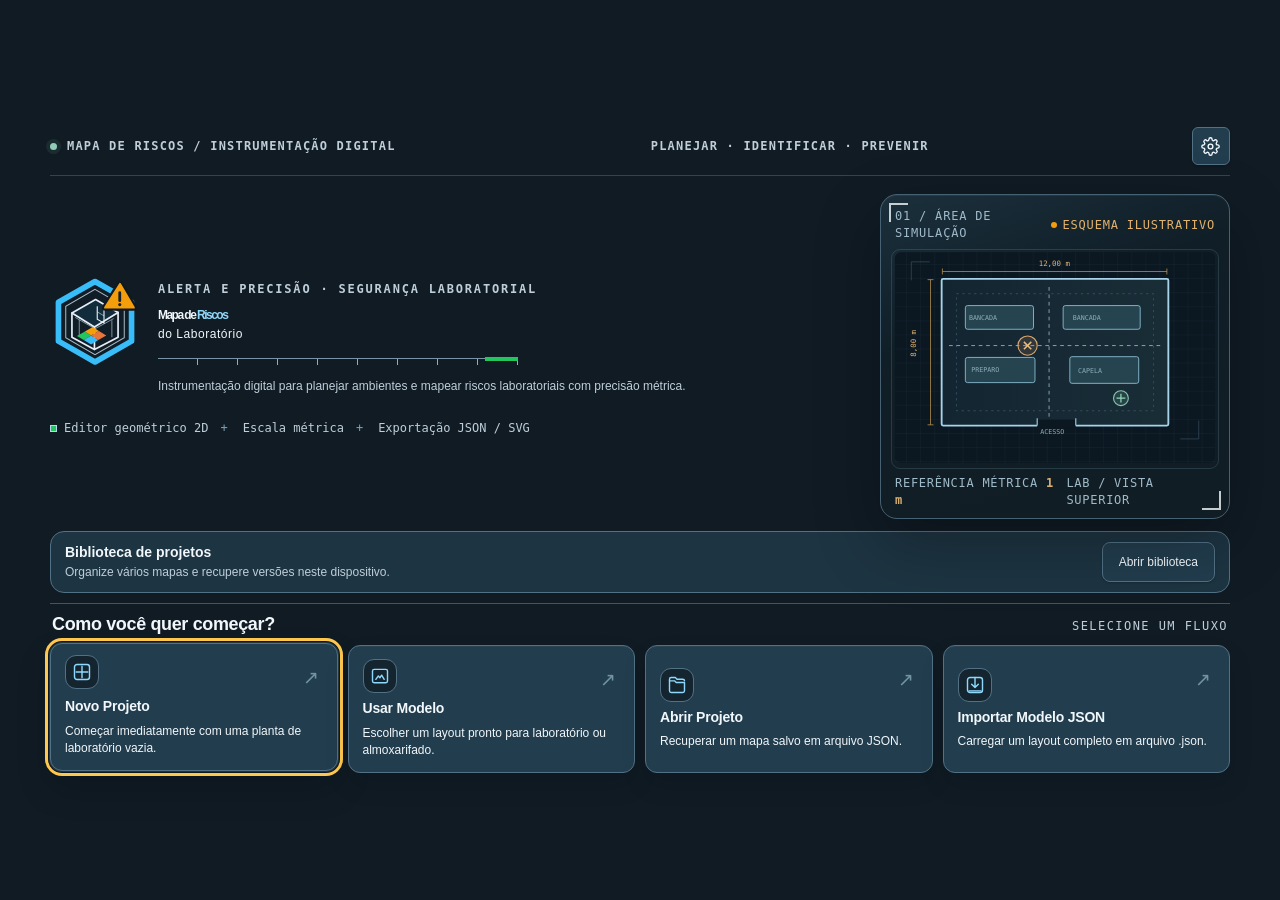
<file: index.html>
<html lang="pt-BR">
<head>
  <meta charset="utf-8">
  <meta name="viewport" content="width=device-width, initial-scale=1">
  <title>Mapa de Riscos — Laboratório</title>
  <link rel="stylesheet" href="css/mapa.css">
  <link rel="stylesheet" href="css/identidade-alerta-precisao.css">
  <link rel="stylesheet" href="css/controls-consistency.css">
  <link rel="stylesheet" href="css/acessibilidade.css">
  <link rel="stylesheet" href="css/temas-contraste.css">
  <meta name="theme-color" content="#0F141A">
  <meta name="description" content="Editor 2D de plantas e mapas de riscos para laboratórios, com medidas reais, símbolos de risco e exportação JSON.">
  <link rel="icon" type="image/svg+xml" href="assets/svg/mrl-app-icon.svg">
  <link rel="manifest" href="manifest.webmanifest">
  <link rel="apple-touch-icon" href="assets/icons/icon-180.png">
  <meta name="apple-mobile-web-app-capable" content="yes">
  <meta name="apple-mobile-web-app-status-bar-style" content="black-translucent">
</head>
<body>
  <!-- Página inicial sem autenticação: novo projeto, autosave, modelos e importação. -->
<section id="homeScreen" class="home-screen" aria-labelledby="homeTitle">
    <div class="home-content">
      <div class="proto-topline" aria-label="Protótipo visual, não versão de produção">
        <span class="proto-topline-kicker"><span class="proto-pulse"></span> MAPA DE RISCOS / INSTRUMENTAÇÃO DIGITAL</span>
        <span class="proto-topline-right">PLANEJAR · IDENTIFICAR · PREVENIR</span><button id="homeSettingsBtn" class="settings-trigger home-settings-trigger" type="button" aria-label="Abrir configurações" aria-controls="settingsPanel" aria-expanded="false" title="Configurações"><svg viewbox="0 0 24 24"><path d="M12 15a3 3 0 1 0 0-6 3 3 0 0 0 0 6zM19.4 15a1.65 1.65 0 0 0 .33 1.82l.06.06a2 2 0 0 1-2.83 2.83l-.06-.06a1.65 1.65 0 0 0-1.82-.33 1.65 1.65 0 0 0-1 1.51V21a2 2 0 0 1-4 0v-.09A1.65 1.65 0 0 0 9 19.4a1.65 1.65 0 0 0-1.82.33l-.06.06a2 2 0 0 1-2.83-2.83l.06-.06a1.65 1.65 0 0 0 .33-1.82 1.65 1.65 0 0 0-1.51-1H3a2 2 0 0 1 0-4h.09A1.65 1.65 0 0 0 4.6 9a1.65 1.65 0 0 0-.33-1.82l-.06-.06a2 2 0 0 1 2.83-2.83l.06.06a1.65 1.65 0 0 0 1.82.33H9a1.65 1.65 0 0 0 1-1.51V3a2 2 0 0 1 4 0v.09a1.65 1.65 0 0 0 1 1.51 1.65 1.65 0 0 0 1.82-.33l.06-.06a2 2 0 0 1 2.83 2.83l-.06.06a1.65 1.65 0 0 0-.33 1.82V9a1.65 1.65 0 0 0 1.51 1H21a2 2 0 0 1 0 4h-.09a1.65 1.65 0 0 0-1.51 1z"></path></svg></button>
      </div>
      <div class="home-brand">
      <div class="proto-brand-copy">
        <div class="home-brand-mark" aria-hidden="true">
          <img class="identity-symbol" src="assets/svg/mrl-symbol.svg" alt="" width="72" height="72">
        </div>
        <div>
          <span class="home-eyebrow">ALERTA E PRECISÃO · SEGURANÇA LABORATORIAL</span>
          <h1 id="homeTitle" class="brand-wordmark"><span class="brand-wordmark-top">Mapa de <em>Riscos</em></span><span class="brand-wordmark-bottom">do Laboratório</span></h1><div class="brand-wordmark-rule" aria-hidden="true"></div>
          <p>Instrumentação digital para planejar ambientes e mapear riscos laboratoriais com precisão métrica.</p>
        </div>
        <div class="proto-capabilities" aria-label="Características do editor">
          <span><i class="proto-signal-dot"></i> Editor geométrico 2D</span>
          <span>Escala métrica</span>
          <span>Exportação JSON / SVG</span>
        </div>
      </div>
      <div class="proto-showcase" aria-label="Visualização conceitual de uma planta de laboratório de 12 por 8 metros">
        <div class="proto-showcase-head"><span>01 / ÁREA DE SIMULAÇÃO</span><span class="proto-showcase-live"><b></b> ESQUEMA ILUSTRATIVO</span></div>
        <svg viewBox="0 0 440 294" xmlns="http://www.w3.org/2000/svg" aria-hidden="true">
          <defs>
            <pattern id="protoGrid" width="19" height="19" patternUnits="userSpaceOnUse"><path d="M19 0H0V19" fill="none" stroke="#91bdd4" stroke-opacity=".13" stroke-width=".8"/></pattern>
            <linearGradient id="protoFloor" x1="0" x2="1"><stop stop-color="#132531"/><stop offset="1" stop-color="#192d37"/></linearGradient>
          </defs>
          <rect x="4" y="3" width="432" height="284" rx="8" fill="#0b1721"/>
          <rect x="4" y="3" width="432" height="284" fill="url(#protoGrid)"/>
          <g transform="translate(67 39)">
            <rect width="306" height="198" rx="2" fill="url(#protoFloor)" stroke="#a7d4e9" stroke-width="2.5"/>
            <rect x="20" y="20" width="266" height="158" fill="none" stroke="#3c5a6c" stroke-dasharray="3 5"/>
            <g fill="#254450" stroke="#8abdd1" stroke-width="1.2">
              <rect x="32" y="36" width="92" height="32" rx="3"/><rect x="164" y="36" width="104" height="32" rx="3"/>
              <rect x="32" y="106" width="94" height="34" rx="3"/><rect x="173" y="105" width="93" height="36" rx="3"/>
            </g>
            <g fill="none" stroke="#adcbd8" stroke-width="1" stroke-dasharray="5 5"><path d="M145 11V188"/><path d="M10 90H297"/></g>
            <g><circle cx="116" cy="90" r="13" fill="#cf9360" fill-opacity=".15" stroke="#d8a56e" stroke-width="1.5"/><path d="M111 85l10 10m0-10l-10 10" stroke="#ecbc82" stroke-width="2"/><circle cx="242" cy="161" r="10" fill="#89c7b1" fill-opacity=".15" stroke="#89c7b1" stroke-width="1.5"/><path d="M242 155v12m-6-6h12" stroke="#8fd5b7" stroke-width="1.7"/></g>
            <rect x="129" y="190" width="52" height="12" fill="#0b1721"/><path d="M129 198v-10m52 10v-10" stroke="#86b3c8" stroke-width="1.8"/>
            <g fill="#8daeba" font-family="monospace" font-size="9"><text x="133" y="210">ACESSO</text><text x="37" y="55">BANCADA</text><text x="177" y="55">BANCADA</text><text x="40" y="126">PREPARO</text><text x="184" y="127">CAPELA</text></g>
          </g>
          <g stroke="#d7a65a" stroke-width="1" opacity=".9"><path d="M68 29H371M68 25v8m303-8v8"/><path d="M52 40v196m-4-196h8m-8 196h8"/></g>
          <g fill="#e5b676" font-size="10" font-family="monospace"><text x="198" y="21">12,00 m</text><text x="33" y="144" transform="rotate(-90 33 144)">8,00 m</text></g>
          <g stroke="#82adc2" opacity=".35"><path d="M26 16h25M26 16v25M414 255h-25M414 255v-25"/></g>
        </svg>
        <div class="proto-showcase-bottom"><span>REFERÊNCIA MÉTRICA <b>1 m</b></span><span>LAB / VISTA SUPERIOR</span></div>
      </div>
      </div>

      <p id="homeStorageWarning" class="home-storage-warning" role="alert" hidden></p>

      <div class="home-recent home-recent-top" id="recentProjects" hidden>
        <div class="home-recent-head">
          <div>
            <h2>Continuar de onde parou</h2>
            <p>Existe um autosave disponível neste navegador.</p>
          </div>
          <button id="homeContinue" class="home-continue" type="button">Continuar último projeto</button>
        </div>
        <div id="recentList" class="recent-list"></div>
      </div>
      <div id="previousProjectRow" class="home-previous" hidden>
        <span>Uma cópia local do projeto anterior está disponível neste navegador.</span>
        <button type="button" id="homeRestorePrevious" class="home-restore-previous">Restaurar cópia anterior</button>
      </div>

      <div class="library-home-launch">
        <div><strong>Biblioteca de projetos</strong><span>Organize vários mapas e recupere versões neste dispositivo.</span></div>
        <button id="homeLibrary" type="button">Abrir biblioteca</button>
      </div>

      <div class="proto-section-caption"><h2 class="home-start-title">Como você quer começar?</h2><span>SELECIONE UM FLUXO</span></div>


      <div class="home-actions" aria-label="Como deseja começar?">
        <button id="homeNewProject" class="home-card home-card-primary" type="button">
          <span class="home-icon" aria-hidden="true"><svg viewbox="0 0 24 24"><path d="M12 5v14M5 12h14"></path><rect x="3" y="3" width="18" height="18" rx="3"></rect></svg></span>
          <strong>Novo Projeto</strong>
          <small>Começar imediatamente com uma planta de laboratório vazia.</small>
        </button>
        <button id="homeUseModel" class="home-card home-card-secondary" type="button">
          <span class="home-icon" aria-hidden="true"><svg viewbox="0 0 24 24"><rect x="3" y="4" width="18" height="16" rx="2"></rect><path d="M7 16l3-4 2 2 2-3 3 5"></path></svg></span>
          <strong>Usar Modelo</strong>
          <small>Escolher um layout pronto para laboratório ou almoxarifado.</small>
        </button>
        <button id="homeOpenProject" class="home-card home-card-secondary" type="button">
          <span class="home-icon" aria-hidden="true"><svg viewbox="0 0 24 24"><path d="M3 7h6l2 2h10v10a2 2 0 0 1-2 2H5a2 2 0 0 1-2-2z"></path><path d="M3 7V5a2 2 0 0 1 2-2h5l2 2h7a2 2 0 0 1 2 2"></path></svg></span>
          <strong>Abrir Projeto</strong>
          <small>Recuperar um mapa salvo em arquivo JSON.</small>
        </button>
        <button id="homeImportModel" class="home-card home-card-secondary" type="button">
          <span class="home-icon" aria-hidden="true"><svg viewbox="0 0 24 24"><path d="M12 3v12m0 0l-4-4m4 4l4-4"></path><path d="M5 19h14"></path><rect x="3" y="3" width="18" height="18" rx="3"></rect></svg></span>
          <strong>Importar Modelo JSON</strong>
          <small>Carregar um layout completo em arquivo .json.</small>
        </button>
      </div>
    </div>
  </section>

  <!-- Editor principal: interface completa de edição do mapa. -->
<div class="app hidden" id="app">
    <!-- Barra superior: navegação, área ativa, stepper e ações globais. -->
<header class="topbar" role="banner">

      <button id="homeBtn" type="button" title="Voltar à tela inicial" aria-label="Voltar à tela inicial" class="topbar-icon-btn"><svg viewbox="0 0 24 24" aria-hidden="true"><path d="M3 10.5L12 3l9 7.5M5 9v11h14V9M9 20v-6h6v6"></path></svg></button><div class="brand">
        <div class="brand-mark" aria-hidden="true">
          <img class="identity-symbol" src="assets/svg/mrl-symbol.svg" alt="" width="36" height="36">
        </div>
        <div>
          <strong>Mapa de <span class="identity-blue">Riscos</span> do Laboratório</strong>
          <small>ALERTA E PRECISÃO · EDITOR 2D</small>
        </div>
      </div>

      <span id="projectName" class="project-name">Laboratório</span><div class="mobile-nav-controls">
        <button id="btnToggleTools" class="mobile-only-btn" type="button" aria-label="Abrir Painel de Ferramentas">
          <svg viewbox="0 0 24 24"><path d="M14.7 6.3a1 1 0 0 0 0 1.4l1.6 1.6a1 1 0 0 0 1.4 0l3.77-3.77a6 6 0 0 1-7.94 7.94l-6.91 6.91a2.12 2.12 0 0 1-3-3l6.91-6.91a6 6 0 0 1 7.94-7.94l-3.76 3.76z"></path></svg>
        </button>
        <button id="btnToggleProps" class="mobile-only-btn" type="button" aria-label="Abrir Painel de Propriedades">
          <svg viewbox="0 0 24 24"><path d="M12 15a3 3 0 1 0 0-6 3 3 0 0 0 0 6zM19.4 15a1.65 1.65 0 0 0 .33 1.82l.06.06a2 2 0 0 1-2.83 2.83l-.06-.06a1.65 1.65 0 0 0-1.82-.33 1.65 1.65 0 0 0-1 1.51V21a2 2 0 0 1-4 0v-.09A1.65 1.65 0 0 0 9 19.4a1.65 1.65 0 0 0-1.82.33l-.06.06a2 2 0 0 1-2.83-2.83l.06-.06a1.65 1.65 0 0 0 .33-1.82 1.65 1.65 0 0 0-1.51-1H3a2 2 0 0 1 0-4h.09A1.65 1.65 0 0 0 4.6 9a1.65 1.65 0 0 0-.33-1.82l-.06-.06a2 2 0 0 1 2.83-2.83l.06.06a1.65 1.65 0 0 0 1.82.33H9a1.65 1.65 0 0 0 1-1.51V3a2 2 0 0 1 4 0v.09a1.65 1.65 0 0 0 1 1.51 1.65 1.65 0 0 0 1.82-.33l.06-.06a2 2 0 0 1 2.83 2.83l-.06.06a1.65 1.65 0 0 0-.33 1.82V9a1.65 1.65 0 0 0 1.51 1H21a2 2 0 0 1 0 4h-.09a1.65 1.65 0 0 0-1.51 1z"></path></svg>
        </button>
      </div>

      <div class="area-switcher" aria-label="Área ativa"><span class="area-switcher-label">Área</span><select id="areaSelect" aria-label="Selecionar área ativa"></select>
          </div><div class="stepper" aria-label="Etapas de construção do mapa">
        <button class="step active" id="step-1" type="button" aria-current="step">
          <span class="step-num">1</span>
          <b>Ambiente</b>
          <span class="step-check" aria-hidden="true">✓</span>
        </button>
        <i></i>
        <button class="step pending" id="step-2" type="button">
          <span class="step-num">2</span>
          <b>Riscos</b>
          <span class="step-check" aria-hidden="true">✓</span>
        </button>
        <i></i>
        <button class="step pending" id="step-3" type="button">
          <span class="step-num">3</span>
          <b>Conferir</b>
          <span class="step-check" aria-hidden="true">✓</span>
        </button>
      </div><div id="stepperHint" class="stepper-hint" aria-live="polite">Comece definindo o ambiente e adicionando estrutura.</div>

      <div class="topbar-action-cluster" aria-label="Ações do projeto"><div class="top-action-group top-action-edit"><button id="undo" title="Desfazer (Ctrl+Z)" aria-label="Desfazer ação anterior (Ctrl+Z)">
          <svg viewbox="0 0 24 24"><path d="M3 7v6h6M21 17a9 9 0 0 0-9-9 9 9 0 0 0-6 2.3L3 13"></path></svg>
          <span class="btn-label">Desfazer</span>
        </button>
        <button id="redo" title="Refazer (Ctrl+Y)" aria-label="Refazer ação desfeita (Ctrl+Y)">
          <svg viewbox="0 0 24 24"><path d="M21 7v6h-6M3 17a9 9 0 0 1 9-9 9 9 0 0 1 6 2.3L21 13"></path></svg>
          <span class="btn-label">Refazer</span>
        </button>
        </div><div class="top-action-group top-action-file"><button id="btnShortcuts" aria-keyshortcuts="?" title="Atalhos de Teclado (?)" aria-label="Abrir guia de atalhos de teclado">
          <svg viewbox="0 0 24 24"><path d="M12 2a10 10 0 1 0 0 20 10 10 0 0 0 0-20zm0 15h.01M12 7a3 3 0 0 1 3 3c0 2-3 3-3 3"></path></svg>
          <span class="btn-label">Ajuda</span>
        </button>
        <button id="librarySaveRevision" type="button" title="Guardar revisão do projeto na biblioteca" aria-label="Guardar revisão do projeto na biblioteca"><svg viewBox="0 0 24 24" aria-hidden="true"><path d="M4 3h13l3 3v15H4zM7 3v6h9V3M7 21v-8h10v8M14 16h-4M12 14v4"/></svg><span>Revisão</span></button>
        <button id="save" title="Baixar arquivo de projeto JSON" aria-label="Baixar arquivo JSON do projeto">
          <svg viewbox="0 0 24 24"><path d="M19 21H5a2 2 0 0 1-2-2V5a2 2 0 0 1 2-2h11l5 5v11a2 2 0 0 1-2 2zM17 21v-8H7v8M7 3v5h8"></path></svg>
          <span>Baixar JSON</span>
        </button>
        <button id="exportSvg" title="Exportar Mapa em SVG" aria-label="Exportar imagem do mapa em SVG">
          <svg viewbox="0 0 24 24"><path d="M14 2H6a2 2 0 0 0-2 2v16a2 2 0 0 0 2 2h12a2 2 0 0 0 2-2V8zM14 2v6h6M12 18v-6M9 15l3 3 3-3"></path></svg>
          <span>SVG</span>
        </button>
        <button id="load" title="Abrir arquivo de mapa" aria-label="Carregar projeto JSON salvo">
          <svg viewbox="0 0 24 24"><path d="M22 19a2 2 0 0 1-2 2H4a2 2 0 0 1-2-2V5a2 2 0 0 1 2-2h5l2 3h9a2 2 0 0 1 2 2z"></path></svg>
          <span>Abrir</span>
        </button>
        <button id="editorSettingsBtn" class="settings-trigger" type="button" aria-label="Abrir configurações" aria-controls="settingsPanel" aria-expanded="false" title="Configurações"><svg viewbox="0 0 24 24"><path d="M12 15a3 3 0 1 0 0-6 3 3 0 0 0 0 6zM19.4 15a1.65 1.65 0 0 0 .33 1.82l.06.06a2 2 0 0 1-2.83 2.83l-.06-.06a1.65 1.65 0 0 0-1.82-.33 1.65 1.65 0 0 0-1 1.51V21a2 2 0 0 1-4 0v-.09A1.65 1.65 0 0 0 9 19.4a1.65 1.65 0 0 0-1.82.33l-.06.06a2 2 0 0 1-2.83-2.83l.06-.06a1.65 1.65 0 0 0 .33-1.82 1.65 1.65 0 0 0-1.51-1H3a2 2 0 0 1 0-4h.09A1.65 1.65 0 0 0 4.6 9a1.65 1.65 0 0 0-.33-1.82l-.06-.06a2 2 0 0 1 2.83-2.83l.06.06a1.65 1.65 0 0 0 1.82.33H9a1.65 1.65 0 0 0 1-1.51V3a2 2 0 0 1 4 0v.09a1.65 1.65 0 0 0 1 1.51 1.65 1.65 0 0 0 1.82-.33l.06-.06a2 2 0 0 1 2.83 2.83l-.06.06a1.65 1.65 0 0 0-.33 1.82V9a1.65 1.65 0 0 0 1.51 1H21a2 2 0 0 1 0 4h-.09a1.65 1.65 0 0 0-1.51 1z"></path></svg></button>
      </div></div></header>

    <!-- Área de trabalho: painéis laterais e canvas central. -->
<main class="workspace">
      <!-- PAINEL ESQUERDO -->
      <!-- Painel esquerdo: projeto, ambiente, paleta de elementos e dicas. -->
<aside class="left-panel" id="leftPanel" tabindex="0" aria-label="Painel de Ferramentas e Elementos"><div class="mobile-panel-header"><strong>Ferramentas</strong><button type="button" class="mobile-panel-close" id="closeToolsPanel" aria-label="Fechar painel de ferramentas">×</button></div><details class="panel-section panel-section-project" open="open"><summary class="panel-section-head"><span class="panel-section-icon"><svg viewbox="0 0 24 24" aria-hidden="true"><path d="M4 4h16v16H4zM8 8h8v8H8z"></path></svg></span><span class="panel-section-title">Projeto</span><span class="panel-section-chevron" aria-hidden="true">›</span></summary><div class="panel-section-body"><!-- Cabeçalho do editor: identificação e contexto do mapa. -->
<section class="intro">
          <span class="eyebrow">MAPEAMENTO</span>
          <h1>Monte a planta</h1>
          <p>Defina o tamanho real da sala e depois posicione estrutura, riscos e itens de segurança.</p>
        </section>


        <!-- Gerenciador de áreas: criar, renomear, excluir e alternar ambientes. -->
<section class="area-manager" id="areaManager">
          <div class="section-title">Áreas do projeto</div>
          <div class="area-name-row">
            <input id="areaName" type="text" maxlength="60" placeholder="Nome da área" aria-label="Nome da área">
            <button id="renameArea" type="button" title="Renomear área">Renomear</button>
          </div>
          <label for="areaType">Tipo da área
            <select id="areaType" aria-label="Tipo da área">
              <option value="laboratorio">Laboratório</option>
              <option value="almoxarifado">Almoxarifado</option>
              <option value="corredor">Corredor</option>
              <option value="preparo">Sala de preparo</option>
              <option value="apoio">Área de apoio</option>
            </select>
          </label>
          <div class="area-actions">
            <button class="primary" id="newArea" type="button">Nova Área</button>
            <button id="openModels" type="button">Modelos</button>
            <button id="deleteArea" type="button">Excluir Área</button>
            <button id="toggleOverview" type="button">Ver todas as áreas</button>
          </div>
          <div class="area-meta" id="areaMeta" aria-live="polite"></div>
        </section>

        <!-- Configuração das dimensões da área ativa. -->
<section class="room-card" id="environmentSection">
          <div class="section-title">Dimensões da sala</div>
          <div class="dimension-grid">
            <label for="roomW">Largura
              <div class="input-unit"><input id="roomW" type="number" value="12" min="2" max="100" step="0.1" aria-label="Largura da sala em metros"><span>m</span></div>
            </label>
            <label for="roomH">Comprimento
              <div class="input-unit"><input id="roomH" type="number" value="8" min="2" max="100" step="0.1" aria-label="Comprimento da sala em metros"><span>m</span></div>
            </label>
          </div>
          <div id="roomFeedback" class="feedback" aria-live="polite">Sala atual: 12,0 × 8,0 m</div>
          <div class="room-actions">
            <button class="primary full" id="applyRoom" aria-label="Aplicar dimensões da sala">Aplicar dimensões</button>
            <button class="full" id="fitRoom" title="Atalho: F" aria-label="Enquadrar sala na tela (Atalho F)">Enquadrar sala (F)</button>
          </div>
        </section>

        </div></details><details class="panel-section" open="open"><summary class="panel-section-head"><span class="panel-section-icon"><svg viewbox="0 0 24 24" aria-hidden="true"><path d="M4 5h16v14H4zM4 10h16M4 15h16"></path></svg></span><span class="panel-section-title">Estrutura</span><span class="panel-section-chevron" aria-hidden="true">›</span></summary><div class="panel-section-body"><div id="palette" class="palette palette-group"><button data-type="wall" aria-label="Adicionar Parede"><span class="icon"><svg viewBox="0 0 24 24" aria-hidden="true"><rect x="2.5" y="8" width="19" height="8" rx="0.5" fill="none" stroke="currentColor"/><path d="M5 15.5l5-7M11 15.5l5-7M17 15.5l4-6" fill="none" stroke="currentColor" stroke-opacity=".68"/><path d="M2.5 9.5h19M2.5 14.5h19" fill="none" stroke="currentColor" stroke-opacity=".5"/></svg></span><b>Parede</b><small>Estrutura</small></button>
            <button data-type="door" aria-label="Adicionar Porta"><span class="icon"><svg viewBox="0 0 24 24" aria-hidden="true"><path d="M3 20h18M7 20V4" fill="none" stroke="currentColor"/><circle cx="7" cy="20" r="1.2" fill="currentColor"/><path d="M7 4A16 16 0 0 1 23 20" fill="none" stroke="currentColor" stroke-dasharray="2.2 2.2" stroke-opacity=".75"/></svg></span><b>Porta</b><small>Acesso</small></button>
            <button data-type="window" aria-label="Adicionar Janela"><span class="icon"><svg viewbox="0 0 24 24"><path d="M3 5h18v14H3zM3 12h18M12 5v14"></path></svg></span><b>Janela</b><small>Abertura</small></button>
            <button data-type="zone" aria-label="Adicionar Área de Circulação"><span class="icon"><svg viewbox="0 0 24 24"><path d="M4 4h16v16H4zM8 8h8v8H8z"></path></svg></span><b>Circulação</b><small>Área livre</small></button>

            </div></div></details><details class="panel-section" open="open"><summary class="panel-section-head"><span class="panel-section-icon"><svg viewbox="0 0 24 24" aria-hidden="true"><path d="M3 6h18v4H3zM5 10v9M19 10v9M7 15h10"></path></svg></span><span class="panel-section-title">Mobiliário e Equipamentos</span><span class="panel-section-chevron" aria-hidden="true">›</span></summary><div class="panel-section-body"><div class="palette palette-group"><button data-type="bench" aria-label="Adicionar Bancada"><span class="icon"><img src="assets/svg/lab-bench.svg" width="24" height="24" alt=""></span><b>Bancada</b><small>Trabalho</small></button>
            <button data-type="benchL" aria-label="Adicionar Bancada em L"><span class="icon"><img src="assets/svg/lab-benchL.svg" width="24" height="24" alt=""></span><b>Bancada L</b><small>Canto</small></button>
            <button data-type="sink" aria-label="Adicionar Pia"><span class="icon"><img src="assets/svg/lab-sink.svg" width="24" height="24" alt=""></span><b>Pia</b><small>Água</small></button>
            <button data-type="hood" aria-label="Adicionar Capela de Exaustão"><span class="icon"><img src="assets/svg/lab-hood.svg" width="24" height="24" alt=""></span><b>Capela</b><small>Exaustão</small></button>
            <button data-type="cabinet" aria-label="Adicionar Armário"><span class="icon"><svg viewbox="0 0 24 24"><path d="M4 3h16v18H4zM12 3v18M8 8h1M15 8h1"></path></svg></span><b>Armário</b><small>Armazenamento</small></button>
            <button data-type="shelf" aria-label="Adicionar Estante"><span class="icon"><svg viewbox="0 0 24 24"><path d="M4 4h16M4 10h16M4 16h16M4 21h16M6 4v17M18 4v17"></path></svg></span><b>Estante</b><small>Armazenamento</small></button>
            <button data-type="equipment" aria-label="Adicionar Equipamento"><span class="icon"><svg viewbox="0 0 24 24"><path d="M4 5h16v14H4zM7 8h10v5H7zM9 16h6"></path></svg></span><b>Equipamento</b><small>Área técnica</small></button>
            </div></div></details><details class="panel-section" open="open"><summary class="panel-section-head"><span class="panel-section-icon"><svg viewbox="0 0 24 24" aria-hidden="true"><path d="M12 3l9 17H3L12 3zM12 9v4M12 17h.01"></path></svg></span><span class="panel-section-title">Riscos</span><span class="panel-section-chevron" aria-hidden="true">›</span></summary><div class="panel-section-body"><div class="palette palette-group"><button data-type="chemical" class="risk risk-chemical" aria-label="Adicionar Risco Químico"><span class="icon"><img src="assets/svg/risk-chemical.svg" width="24" height="24" alt=""></span><b>Químico</b><small>Risco químico</small></button>
            <button data-type="biological" class="risk risk-biological" aria-label="Adicionar Risco Biológico"><span class="icon"><svg viewbox="0 0 24 24"><path d="M12 4c-3 0-5 3-5 6 0 4 2 7 5 10 3-3 5-6 5-10 0-3-2-6-5-6zM7 9c-3-1-5 1-5 4s3 4 6 2M17 9c3-1 5 1 5 4s-3 4-6 2M12 4V2"></path></svg></span><b>Biológico</b><small>Risco biológico</small></button>
            <button data-type="physical" class="risk risk-physical" aria-label="Adicionar Risco Físico"><span class="icon"><svg viewbox="0 0 24 24"><path d="M4 17l6-10 3 5 3-4 4 9M5 20h14"></path></svg></span><b>Físico</b><small>Ruído, calor etc.</small></button>
            <button data-type="fire" class="risk risk-fire" aria-label="Adicionar Risco de Incêndio"><span class="icon"><svg viewbox="0 0 24 24"><path d="M12 21c-4 0-7-3-7-7 0-3 2-5 5-8 0 3 2 4 3 5 0-4 2-6 3-8 1 3 3 5 3 9 0 5-3 9-7 9z"></path></svg></span><b>Incêndio</b><small>Risco de fogo</small></button>
            <button data-type="electrical" class="risk risk-electrical" aria-label="Adicionar Risco Elétrico"><span class="icon"><svg viewbox="0 0 24 24"><path d="M13 2L5 13h6l-1 9 9-12h-6z"></path></svg></span><b>Elétrico</b><small>Risco elétrico</small></button>
            <button data-type="ergonomic" class="risk risk-ergonomic" aria-label="Adicionar Risco Ergonômico"><span class="icon"><svg viewbox="0 0 24 24"><path d="M8 5a2 2 0 1 0 0 4 2 2 0 0 0 0-4M7 10l-2 5h5l2 5M12 11h5M17 11v8"></path></svg></span><b>Ergonômico</b><small>Postura, esforço</small></button>
            <button data-type="radiation" class="risk risk-radiation" aria-label="Adicionar Risco de Radiação"><span class="icon"><svg viewbox="0 0 24 24"><path d="M12 12m-2 0a2 2 0 1 0 4 0a2 2 0 1 0-4 0M12 10V3M10.3 13l-6 3.5M13.7 13l6 3.5M12 3a9 9 0 0 1 7.8 13.5M12 3a9 9 0 0 0-7.8 13.5"></path></svg></span><b>Radiação</b><small>Ionizante / UV</small></button>
            <button data-type="slip" class="risk risk-slip" aria-label="Adicionar Risco de Queda"><span class="icon"><svg viewbox="0 0 24 24"><path d="M4 18h16M7 14l3-5 3 3 4-6M5 20h14"></path></svg></span><b>Queda</b><small>Piso / circulação</small></button>

            </div></div></details><details class="panel-section" open="open"><summary class="panel-section-head"><span class="panel-section-icon"><svg viewbox="0 0 24 24" aria-hidden="true"><path d="M5 20h14M12 3v11M8 10l4-4 4 4"></path></svg></span><span class="panel-section-title">Emergência</span><span class="panel-section-chevron" aria-hidden="true">›</span></summary><div class="panel-section-body"><div class="palette palette-group"><button data-type="shower" aria-label="Adicionar Chuveiro de Emergência"><span class="icon"><svg viewbox="0 0 24 24"><path d="M5 10h14M7 10a5 5 0 0 1 10 0M12 10v3M8 15v4M12 15v4M16 15v4"></path></svg></span><b>Chuveiro</b><small>Emergência</small></button>
            <button data-type="eyewash" aria-label="Adicionar Lava-Olhos de Emergência"><span class="icon"><svg viewbox="0 0 24 24"><path d="M4 13h16M7 13V9h10v4M9 9V6h6v3M6 17c2-2 4-2 6 0M12 17c2-2 4-2 6 0"></path></svg></span><b>Lava-olhos</b><small>Emergência</small></button>
            <button data-type="extinguisher" aria-label="Adicionar Extintor de Incêndio"><span class="icon"><img src="assets/svg/equipment-extinguisher.svg" width="24" height="24" alt=""></span><b>Extintor</b><small>Emergência</small></button>
            <button data-type="exit" aria-label="Adicionar Saída de Emergência"><span class="icon"><svg viewbox="0 0 24 24"><path d="M4 3h10v18H4zM14 12h7M18 9l3 3-3 3"></path></svg></span><b>Saída</b><small>Emergência</small></button>
          </div></div></details><details class="panel-section"><summary class="panel-section-head"><span class="panel-section-icon"><svg viewbox="0 0 24 24" aria-hidden="true"><path d="M9 18h6M10 22h4M8 14a6 6 0 1 1 8 0c-1 1-2 2-2 4h-4c0-2-1-3-2-4z"></path></svg></span><span class="panel-section-title">Dicas</span><span class="panel-section-chevron" aria-hidden="true">›</span></summary><div class="panel-section-body"><div class="help-box">
          <strong>Como usar</strong>
          <span>1. Redimensione a sala ou escolha elementos na paleta.</span>
          <span>2. Pressione Alt + Arrastar ou Ctrl + D para duplicar.</span>
          <span>3. Agrupe elementos selecionados pressionando a tecla G.</span>
          <span>4. Use Setas (Shift = rápido), R para girar e + / - para escalar.</span>
          <span>5. Navegue por Tab, focar camadas (Alt+Shift+L) e propriedades (Alt+Shift+P).</span>
        </div>
      </div></details></aside><!-- ÁREA CENTRAL: CANVAS -->
      <section class="canvas-area" tabindex="0" aria-label="Área de Trabalho Principal do Editor">
        <div class="canvas-toolbar" role="toolbar" aria-label="Ferramentas do Canvas">
          <div class="tool-group">
            <button class="mode active" id="selectMode" title="Selecionar elementos" aria-label="Ativar Modo Seleção" aria-pressed="true">
              <svg viewbox="0 0 24 24"><path d="M3 3l7.07 16.97 2.51-7.39 7.39-2.51L3 3z"></path></svg>
              <span>Selecionar</span>
            </button>
            <button class="mode" id="panMode" title="Mover área do mapa" aria-label="Ativar Modo Panorâmico" aria-pressed="false">
              <svg viewbox="0 0 24 24"><path d="M5 9l-3 3 3 3M19 9l3 3-3 3M9 5l3-3 3 3M9 19l3 3 3-3M12 12h0"></path></svg>
              <span>Mover</span>
            </button>
          </div>

          <div class="tool-group">
            <button id="grid" title="Alternar grade de referência" aria-label="Alternar exibição da grade" aria-pressed="true">
              <svg viewbox="0 0 24 24"><path d="M3 3h18v18H3zM3 9h18M3 15h18M9 3v18M15 3v18"></path></svg>
              <span>Grade</span>
            </button>
            <button id="snap" title="Alinhamento magnético (Snap 10 cm)" aria-label="Alternar Snap Magnético de 10cm" aria-pressed="true">
              <svg viewbox="0 0 24 24"><path d="M6 3v6a6 6 0 0 0 12 0V3M4 3h4M16 3h4M12 15v6M9 18h6"></path></svg>
              <span>Snap</span>
            </button>
            <button id="ruler" title="Exibir cotas e graduação métrica adaptativa" aria-label="Alternar cotas e graduação métrica" aria-pressed="false">
              <svg viewbox="0 0 24 24"><path d="M2 4h20v16H2zM6 4v4M10 4v2M14 4v4M18 4v2"></path></svg>
              <span>Cotas</span>
            </button>
          </div>

          <div class="zoom">
            <button id="zoomOut" title="Diminuir Zoom" aria-label="Diminuir Zoom do Canvas">
              <svg viewbox="0 0 24 24"><path d="M5 12h14"></path></svg>
            </button>
            <span id="zoomText" aria-live="polite">100%</span>
            <button id="zoomIn" title="Aumentar Zoom" aria-label="Aumentar Zoom do Canvas">
              <svg viewbox="0 0 24 24"><path d="M12 5v14M5 12h14"></path></svg>
            </button>
          </div>
        </div>

        <!-- BARRA CONTEXTUAL PARA ELEMENTOS SELECIONADOS -->
        <!-- Barra contextual: ações rápidas para a seleção atual. -->
<div id="contextualToolbar" class="contextual-toolbar hidden" role="toolbar" aria-label="Ações para Seleção Atual">
          <button id="ctxHide" title="Ocultar / Mostrar visibilidade" aria-label="Alternar Visibilidade dos elementos selecionados"><svg viewbox="0 0 24 24"><path d="M1 12s4-8 11-8 11 8 11 8-4 8-11 8-11-8-11-8z"></path><circle cx="12" cy="12" r="3"></circle></svg> Visibilidade</button>
          <button id="ctxLock" title="Bloquear / Desbloquear movimentação" aria-label="Alternar Bloqueio dos elementos selecionados"><svg viewbox="0 0 24 24"><rect x="3" y="11" width="18" height="11" rx="2" ry="2"></rect><path d="M7 11V7a5 5 0 0 1 10 0v4"></path></svg> Bloqueio</button>
          <button id="ctxDuplicate" title="Duplicar (Alt+Shift+D)" aria-label="Duplicar elementos selecionados"><svg viewbox="0 0 24 24"><path d="M16 1H4c-1.1 0-2 .9-2 2v14h2V3h12V1zm3 4H8c-1.1 0-2 .9-2 2v14c0 1.1.9 2 2 2h11c1.1 0 2-.9 2-2V7c0-1.1-.9-2-2-2zm0 16H8V7h11v14z"></path></svg> Duplicar</button>
          <button id="ctxRotate" title="Girar 90°" aria-label="Girar elementos selecionados em noventa graus"><svg viewbox="0 0 24 24"><path d="M7.11 8.53L5.7 7.11C4.8 8.27 4.24 9.61 4.07 11h2.02c.14-.87.52-1.67 1.02-2.47zM6.09 13H4.07c.17 1.39.73 2.73 1.6c.14.87.52 1.67 1.02 2.47l-1.41 1.41C4.37 15.61 3.73 13.91 3.56 12h2.02c.17 1.39.73 2.73 1.6 3.87zM12 4V1L8 5l4 4V6c3.31 0 6 2.69 6 6 0 1.01-.25 1.97-.7 2.8l1.46 1.46C19.54 15.03 20 13.57 20 12c0-4.42-3.58-8-8-8z"></path></svg> Girar</button>
          <button id="ctxGroup" title="Agrupar selecionados (G)" aria-label="Agrupar elementos selecionados"><svg viewbox="0 0 24 24"><path d="M4 4h6v6H4zm10 0h6v6h-6zM4 14h6v6H4zm10 0h6v6h-6z"></path></svg> Agrupar</button>
          <button id="ctxUngroup" class="hidden" title="Desagrupar (Shift+G)" aria-label="Desagrupar grupo selecionado"><svg viewbox="0 0 24 24"><path d="M4 4h4v4H4zm12 0h4v4h-4zM4 16h4v4H4zm12 0h4v4h-4z"></path></svg> Desagrupar</button>
          <button id="ctxDelete" class="danger-btn" title="Excluir (Del)" aria-label="Excluir elementos selecionados"><svg viewbox="0 0 24 24"><path d="M3 6h18M19 6v14a2 2 0 0 1-2 2H7a2 2 0 0 1-2-2V6m3 0V4a2 2 0 0 1 2-2h4a2 2 0 0 1 2 2v2"></path></svg> Excluir</button>
        </div>

        <!-- Canvas principal onde a planta é desenhada e editada. -->
<canvas id="canvas" tabindex="0" role="application" aria-label="Área de trabalho interativa do Mapa de Riscos"></canvas>
        <div class="proto-canvas-caption" aria-hidden="true"><b></b> PLANTA TÉCNICA <span>•</span> ÁREA ATIVA</div>

        <div class="canvas-help">Dica: Setas movem elementos. R gira. + / - redimensiona. Alt+Shift+L para camadas, Alt+Shift+P para propriedades.</div>
      </section>

      <!-- PAINEL DIREITO -->
      <!-- Painel direito: camadas, propriedades e relatório. -->
<aside class="right-panel" id="rightPanel" tabindex="0" aria-label="Painel lateral de edição"><div class="mobile-panel-header"><strong>Painel</strong><button type="button" class="mobile-panel-close" id="closePropsPanel" aria-label="Fechar painel lateral">×</button></div><!-- Abas do painel direito. -->
<div class="panel-tabs" role="tablist" aria-label="Painel lateral"><button id="panelTab-layers" class="panel-tab" type="button" role="tab" aria-controls="panelContent-layers" tabindex="0" aria-selected="true" data-panel-tab="layers"><span>Camadas</span><span id="layersBadge" class="tab-badge">0</span></button><button id="panelTab-properties" class="panel-tab" type="button" role="tab" aria-controls="panelContent-properties" tabindex="-1" aria-selected="false" data-panel-tab="properties"><span>Propriedades</span></button><button id="panelTab-report" class="panel-tab" type="button" role="tab" aria-controls="panelContent-report" tabindex="-1" aria-selected="false" data-panel-tab="report"><span>Relatório</span><span id="reportBadge" class="tab-badge">0/10</span></button></div><!-- Área de alertas de validação independente da aba. -->
<div id="validationAlert" class="validation-box validation-box-global hidden" aria-live="polite"></div><div class="panel-tab-content" id="panelContent-layers" data-panel-content="layers" role="tabpanel" aria-labelledby="panelTab-layers" tabindex="0"><section style="margin-top: 16px;">
          <div class="tree-header">
            <h3>Camadas e Objetos</h3>
            <span class="badge" id="totalObjectsBadge" aria-live="polite">0 itens</span>
          </div>
          <div class="help-text">Use setas para navegar, Enter para selecionar, Shift+Enter para seleção múltipla. (Alt+Shift+L)</div>
          <div id="objectsTree" class="objects-tree" role="listbox" aria-label="Lista de Camadas e Objetos" tabindex="0"></div>
        </section>

        <section class="risk-summary">
          <div class="section-title">Resumo de Riscos</div>
          <div id="riskList" class="risk-list" aria-live="polite"></div>
        </section>

        </div><div class="panel-tab-content" id="panelContent-properties" data-panel-content="properties" role="tabpanel" aria-labelledby="panelTab-properties" tabindex="0" hidden="hidden"><section class="selection-head">
          <div class="tree-header">
            <h3 id="title">Nenhum elemento</h3>
          </div>
          <p id="sub">Selecione um objeto no mapa para editar.</p>
        </section>

        <div id="props" class="hidden" tabindex="-1">
          <div class="prop-section">
            <div class="section-title">Posição e Tamanho</div>
            <div class="two">
              <label for="x">Posição X (m)
                <input id="x" type="number" step="0.1" aria-label="Posição horizontal X em metros">
              </label>
              <label for="y">Posição Y (m)
                <input id="y" type="number" step="0.1" aria-label="Posição vertical Y em metros">
              </label>
            </div>
            <div class="two">
              <label for="w">Largura (m)
                <input id="w" type="number" step="0.1" min="0.1" aria-label="Largura do elemento em metros">
              </label>
              <label for="h">Altura (m)
                <input id="h" type="number" step="0.1" min="0.1" aria-label="Altura do elemento em metros">
              </label>
            </div>
            <label for="rot">Rotação (graus)
              <div class="rotation">
                <input id="rot" type="range" min="0" max="345" step="15" value="0" aria-label="Ângulo de rotação em graus">
                <output id="rotVal" aria-live="polite">0°</output>
              </div>
            </label>
            <label id="epiField" for="epi" class="hidden">Registro de EPI (sujeito à avaliação da atividade — NR-6)
              <input id="epi" type="text" maxlength="160" placeholder="Registre o EPI avaliado para esta atividade">
            </label>
            <label id="doorConnectionField" for="doorConnection" class="hidden">Conectar porta a
              <select id="doorConnection" aria-label="Área conectada à porta"></select>
            </label>
            <div class="quick-actions">
              <button class="primary full" id="applyProps" aria-label="Aplicar modificações de propriedades">Aplicar</button>
              <button class="full" id="rotate" aria-label="Girar elemento em noventa graus">Girar 90°</button>
            </div>
          </div>
        </div>

        <div id="emptyProps" class="prop-section">
          <div class="help-text">Nenhum elemento selecionado para edição direta.</div>
        </div>

        </div><div class="panel-tab-content" id="panelContent-report" data-panel-content="report" role="tabpanel" aria-labelledby="panelTab-report" tabindex="0" hidden="hidden"><section class="map-check" id="complianceSection">
          <div class="tree-header">
            <div class="section-title" style="margin:0;">Revisão didática do mapa</div>
            <span class="badge" id="compliance-badge" aria-live="polite">0/10</span>
          </div>
          <button id="openComplianceReport" class="full" type="button" style="margin-top:8px;">Relatório do Projeto</button>
          <p class="help-text">Indicadores de preenchimento, não uma certificação normativa ou laudo de segurança. A inspeção física e as regras aplicáveis exigem avaliação específica.</p>
          <div style="margin-top: 8px;">
            <div class="check" id="check-dim"><span></span> Dimensões de referência da área (3 × 3 m, critério didático)</div>
            <div class="check" id="check-exit"><span></span> Saídas representadas sem obstruções geométricas detectadas</div>
            <div class="check" id="check-safety"><span></span> Equipamentos de emergência representados</div>
            <div class="check" id="check-fire"><span></span> Extintor representado no mapa</div>
            <div class="check" id="check-electrical"><span></span> Risco elétrico identificado no mapa</div>
            <div class="check" id="check-chemical-bio"><span></span> Riscos químicos ou biológicos registrados</div>
            <div class="check" id="check-ventilation"><span></span> Capela ou janela representada</div>
            <div class="check" id="check-ergonomic"><span></span> Bancadas ou pias representadas</div>
            <div class="check" id="check-signaling"><span></span> Circulação e riscos identificados</div>
            <div class="check" id="check-epi"><span></span> Registro de EPI associado a um risco (não valida sua adequação)</div>
          </div>
        </section>
      </div></aside><div id="mobilePanelBackdrop" class="mobile-panel-backdrop" hidden></div></main>

    <!-- CONTAINER DE TOASTS -->
    <div id="toastContainer" class="toast-container" aria-live="off" aria-label="Notificações da aplicação"></div>

    <!-- RELATÓRIO GLOBAL DE REVISÃO DIDÁTICA -->
    <div id="complianceReportModal" class="modal-backdrop hidden" role="dialog" aria-modal="true" aria-labelledby="complianceReportTitle">
      <div class="modal-card report-modal-card">
        <div class="modal-header">
          <h3 id="complianceReportTitle">Relatório de Revisão Didática do Projeto</h3>
          <button id="btnCloseComplianceReport" class="btn-close" aria-label="Fechar relatório">×</button>
        </div>
        <div class="modal-body">
          <div id="reportSummary" class="report-summary"></div>
          <div id="reportList" class="report-list"></div>
        </div>
      </div>
    </div>


    <!-- MODAL DE MODELOS -->
    <!-- Modal do catálogo de modelos pré-configurados. -->
<div id="modelsModal" class="modal-backdrop hidden" role="dialog" aria-modal="true" aria-labelledby="modelsTitle">
      <div class="modal-card models-modal-card" role="document">
        <div class="modal-header">
          <h3 id="modelsTitle">Modelos de Laboratório</h3>
          <button class="btn-close" id="closeModels" aria-label="Fechar modelos">×</button>
        </div>
        <div class="modal-body">
          <p class="models-intro">Escolha um layout pronto ou importe um modelo JSON completo.</p>
          <div id="modelsGrid" class="models-grid"></div>
          <div class="models-footer">
            <button id="importModel" class="primary" type="button">Importar modelo JSON</button>
            <button id="closeModelsFooter" class="btn-secondary" type="button">Fechar</button>
          </div>
          <!-- Input de arquivo oculto usado para importar modelos JSON. -->
<input id="modelFileInput" type="file" accept=".json,application/json" hidden>
        </div>
      </div>
    </div>
    <!-- MODAL DE CONFIRMAÇÃO -->
    <!-- Modal de confirmação de ações destrutivas. -->
<div id="confirmModal" class="modal-backdrop hidden" role="dialog" aria-modal="true" aria-labelledby="confirmTitle" aria-describedby="confirmMessage">
      <div class="modal-card confirm-modal-card" role="document">
        <div class="modal-header">
          <h3 id="confirmTitle">Confirmar ação</h3>
          <button class="btn-close" id="closeConfirm" aria-label="Fechar">×</button>
        </div>
        <div class="modal-body">
          <p id="confirmMessage">Tem certeza que deseja continuar?</p>
          <div class="confirm-actions">
            <button class="btn-secondary" id="cancelConfirm" type="button">Cancelar</button>
            <button class="btn-secondary" id="confirmBackup" type="button" hidden>Baixar JSON anterior</button>
            <button class="btn-danger" id="confirmAction" type="button">Confirmar</button>
          </div>
        </div>
      </div>
    </div>

    <!-- MODAL DE ATALHOS COMPLETO (FASE 5.4) -->
    <!-- Modal de atalhos de teclado. -->
<div id="shortcutsModal" class="modal-backdrop hidden" role="dialog" aria-modal="true" aria-labelledby="shortcutsTitle">
      <div class="modal-card">
        <div class="modal-header">
          <h3 id="shortcutsTitle">Atalhos do Teclado</h3>
          <button id="btnCloseShortcuts" class="btn-close" aria-label="Fechar janela de atalhos">×</button>
        </div>
        <div class="modal-body">
          <ul class="shortcuts-list">
            <li><span>Desfazer / Refazer</span><kbd>Ctrl + Z / Ctrl + Y</kbd></li>
            <li><span>Focar Lista de Camadas</span><kbd>Alt + Shift + L</kbd></li>
            <li><span>Focar Painel de Propriedades</span><kbd>Alt + Shift + P</kbd></li>
            <li><span>Navegar entre Painéis</span><kbd>Tab / Shift + Tab</kbd></li>
            <li><span>Navegar na Lista de Camadas</span><kbd>Setas Cima / Baixo</kbd></li>
            <li><span>Selecionar Objeto da Lista</span><kbd>Enter / Shift + Enter</kbd></li>
            <li><span>Mover Elemento no Canvas</span><kbd>Setas (Shift = 0.5m)</kbd></li>
            <li><span>Girar Elemento Selecionado</span><kbd>R (Shift = 90°)</kbd></li>
            <li><span>Redimensionar Elemento</span><kbd>+ / -</kbd></li>
            <li><span>Duplicar Elemento</span><kbd>Alt + Shift + D / Alt + Arrastar</kbd></li>
            <li><span>Agrupar / Desagrupar</span><kbd>G / Shift + G</kbd></li>
            <li><span>Excluir Selecionado</span><kbd>Delete / Backspace</kbd></li>
            <li><span>Enquadrar Sala na Tela</span><kbd>F</kbd></li>
            <li><span>Limpar Seleção / Fechar Modal</span><kbd>Esc</kbd></li>
          </ul>
        </div>
      </div>
    </div>
  </div>
  <!-- Carregamento global para operações assíncronas. -->
  <div id="globalLoader" class="global-loader hidden" aria-hidden="true" role="status" aria-live="polite">
    <div class="global-loader-card">
      <span class="global-spinner" aria-hidden="true"></span>
      <span id="globalLoaderText">Carregando…</span>
    </div>
  </div>
  <!-- Biblioteca local: dados somente no IndexedDB deste navegador. -->
  <div id="libraryModal" class="library-modal hidden" role="dialog" aria-modal="true" aria-labelledby="libraryTitle" tabindex="-1">
    <section class="library-panel">
      <header><div><span class="library-eyebrow">ARMAZENAMENTO LOCAL</span><h2 id="libraryTitle">Biblioteca de projetos</h2><p>Projetos neste dispositivo. Para transportar ou compartilhar, baixe o JSON.</p></div><button id="libraryClose" type="button" aria-label="Fechar biblioteca">×</button></header>
      <div id="libraryStatus" class="library-status" role="status" aria-live="polite"></div>
      <div id="libraryList" class="library-list" aria-live="polite"></div>
      <footer><button id="librarySaveCurrent" type="button">Guardar projeto atual</button><button id="libraryCloseFooter" type="button">Fechar</button></footer>
    </section>
  </div>
  <!-- Instalação PWA e atualizações dentro do menu Configurações. -->
  <dialog id="settingsPanel" class="settings-panel" aria-labelledby="settingsTitle" tabindex="-1" hidden>
    <div class="settings-panel-head"><h2 id="settingsTitle">Configurações</h2><button type="button" id="settingsClose" aria-label="Fechar configurações">×</button></div>
    <div class="settings-panel-section"><strong>Aplicativo</strong><p>Instalação e atualização local do Mapa de Riscos.</p>
    <div id="pwaControls" class="pwa-controls" hidden>
    <span id="pwaOfflineStatus" role="status" hidden>Sem conexão · Editor disponível</span>
    <button type="button" id="pwaInstall" hidden>Instalar aplicativo</button>
    <button type="button" id="pwaUpdate" hidden>Atualização disponível · Atualizar</button>
    </div>
    <p>Se a opção de instalação não estiver disponível, procure “Instalar aplicativo” no menu do navegador.</p></div>
    <div class="settings-panel-section mrl-a11y-section">
      <details id="mrlA11yDetails">
        <summary id="mrlA11ySummary" class="mrl-a11y-heading">Acessibilidade <span aria-hidden="true">▾</span></summary>
        <div id="mrlA11yBody" class="mrl-a11y-body">
          <p class="mrl-a11y-note">Ajuste a apresentação sem modificar as medidas, símbolos ou dados do mapa.</p>
          <fieldset class="mrl-a11y-group"><legend>Aparência</legend>
            <label class="mrl-a11y-row"><span>Modo escuro</span><input type="checkbox" id="mrlA11yDark" role="switch" checked></label>
            <label class="mrl-a11y-row"><span>Alto contraste</span><input type="checkbox" id="mrlA11yContrast" role="switch"></label>
            <div class="mrl-a11y-row"><span id="mrlFontLabel">Tamanho do texto</span><div class="mrl-font-step" role="group" aria-labelledby="mrlFontLabel"><button type="button" id="mrlFontMinus" aria-label="Diminuir tamanho do texto">A−</button><output id="mrlFontOutput" aria-live="polite">100%</output><button type="button" id="mrlFontPlus" aria-label="Aumentar tamanho do texto">A+</button></div></div>
            <label class="mrl-a11y-row"><span>Espaçamento de letras</span><input type="checkbox" id="mrlA11ySpacing" role="switch"></label>
            <label class="mrl-a11y-row"><span>Reduzir animações</span><input type="checkbox" id="mrlA11yMotion" role="switch"></label>
            <label class="mrl-a11y-row"><span>Animação de abertura <small>Ao entrar no aplicativo</small></span><input type="checkbox" id="mrlA11yIntro" role="switch" checked></label>
            <label class="mrl-a11y-row"><span>Leitura simples <small>Texto destacado e visual simplificado</small></span><input type="checkbox" id="mrlA11yReading" role="switch"></label>
          </fieldset>
          <fieldset class="mrl-a11y-group"><legend>Visão de cores</legend>
            <label class="mrl-a11y-row mrl-a11y-select-row" for="mrlA11yCvd"><span>Simular daltonismo</span><select id="mrlA11yCvd"><option value="none">Nenhum</option><option value="protanopia">Protanopia</option><option value="deuteranopia">Deuteranopia</option><option value="tritanopia">Tritanopia</option><option value="acromatopsia">Acromatopsia</option></select></label>
            <p class="mrl-a11y-note">Simulação aproximada, não correção. Cada categoria de risco continua identificada por texto e símbolo.</p>
          </fieldset>
          <fieldset class="mrl-a11y-group"><legend>Outros recursos</legend>
            <button type="button" id="mrlEnableVlibras">Ativar tradutor VLibras (requer internet)</button>
            <p class="mrl-a11y-note" id="mrlVlibrasStatus" role="status" aria-live="polite">Recurso externo opcional. Não é necessário para usar o editor offline.</p>
          </fieldset>
          <button type="button" id="mrlA11yReset" class="mrl-a11y-reset">Restaurar padrões de acessibilidade</button>
          <p id="mrlA11yStorageStatus" class="mrl-a11y-note" role="status" aria-live="polite" hidden></p>
        </div>
      </details>
    </div>
    <div class="settings-panel-section"><strong>Projetos</strong><p>Os mapas ficam neste navegador; exporte JSON para fazer backup ou transferir seus arquivos.</p></div>
  </dialog>
  <svg class="mrl-cvd-definitions" xmlns="http://www.w3.org/2000/svg" aria-hidden="true" focusable="false" width="0" height="0">
    <defs>
      <filter id="mrl-protanopia"><feColorMatrix type="matrix" values="0.567 0.433 0 0 0 0.558 0.442 0 0 0 0 0.242 0.758 0 0 0 0 0 1 0"/></filter>
      <filter id="mrl-deuteranopia"><feColorMatrix type="matrix" values="0.625 0.375 0 0 0 0.700 0.300 0 0 0 0 0.300 0.700 0 0 0 0 0 1 0"/></filter>
      <filter id="mrl-tritanopia"><feColorMatrix type="matrix" values="0.950 0.050 0 0 0 0 0.433 0.567 0 0 0 0.475 0.525 0 0 0 0 0 1 0"/></filter>
    </defs>
  </svg>
  <div id="mrlCvdOverlay" class="mrl-cvd-overlay" aria-hidden="true" inert hidden></div>
  <!-- Constantes, tipos, riscos, EPI e modelos. -->
  <script defer src="js/types.js"></script>
  <!-- Funções de geometria, colisão, contenção e clearance. -->
  <script defer src="js/geometry.js"></script>
  <!-- Regras de validação do mapa e dos objetos. -->
  <script defer src="js/validation.js"></script>
  <!-- Graduação métrica do workspace: geometria de tela e réguas adaptativas. -->
  <script defer src="js/metric-ruler.js"></script>
  <!-- Biblioteca técnica de símbolos em Canvas e SVG (parede e porta). -->
  <script defer src="js/architectural-glyphs.js"></script>
  <script defer src="js/lab-glyphs.js"></script>
  <!-- Orquestração do editor, UI, desenho e eventos. -->
  <script defer src="js/mapa.js"></script>
  <script defer src="js/project-library.js"></script>
  <script defer src="js/library-ui.js"></script>
  <script defer src="js/pwa.js"></script>
  <script defer src="js/accessibility.js"></script>
  <script defer src="js/settings-menu.js"></script>
  <script defer src="js/styled-selects.js"></script>
</body>
</html>
</file>
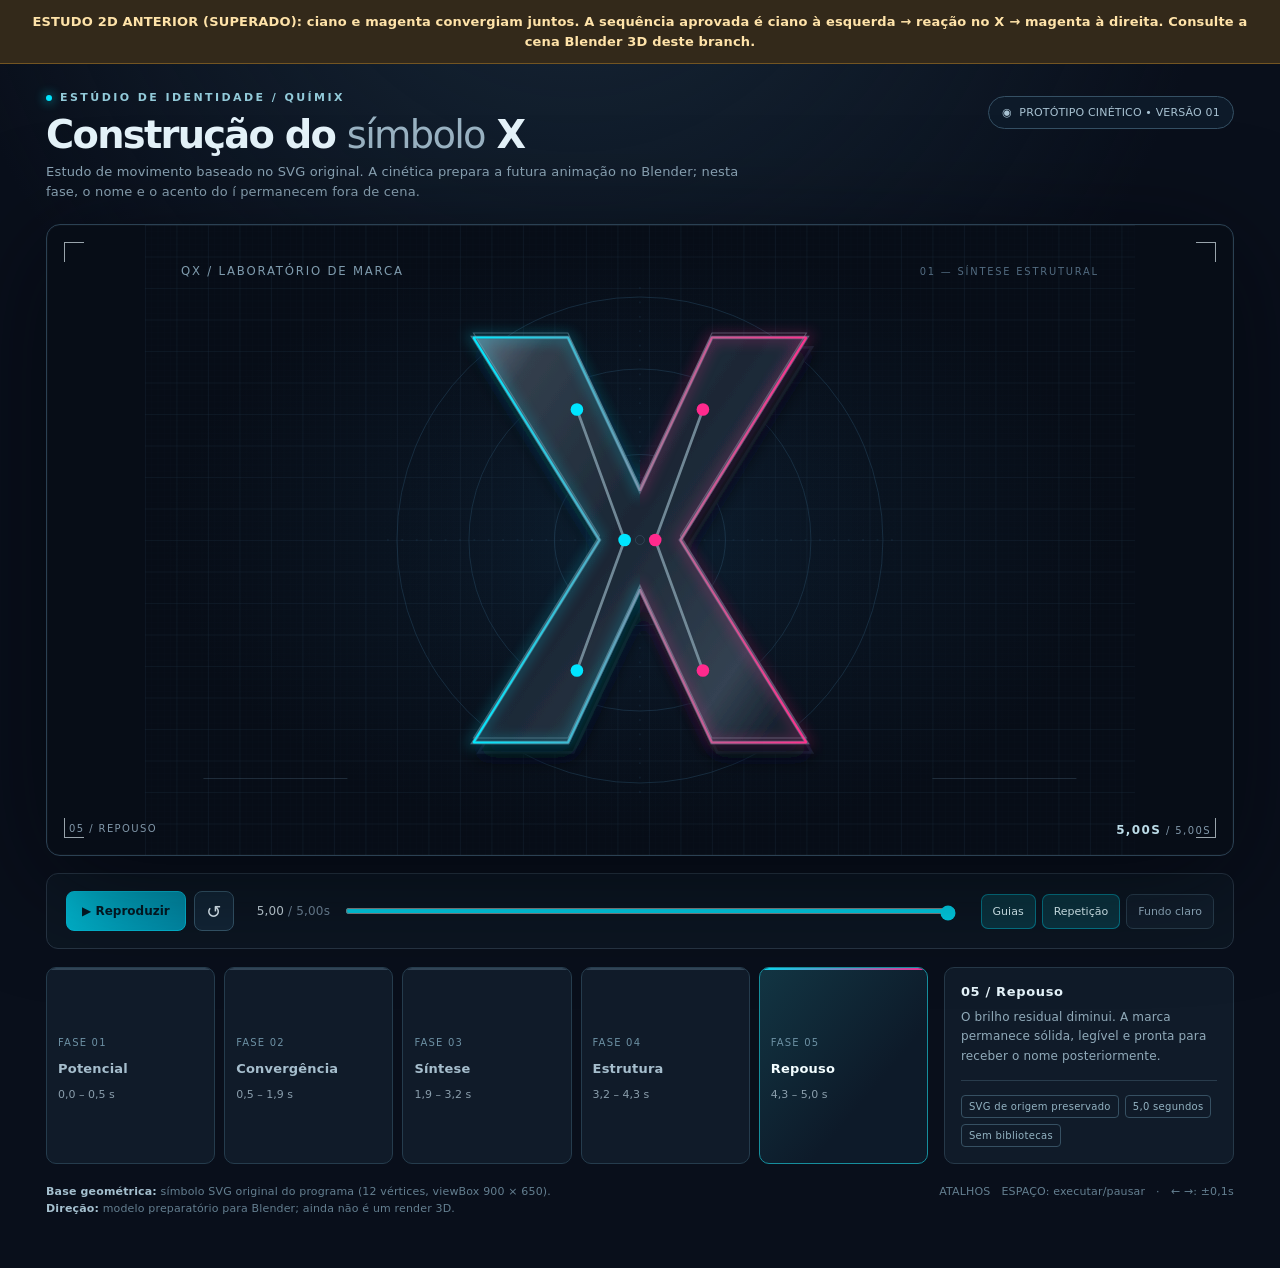
<file: experimentos-identidade/quimix/preview-x-construcao.html>
<!doctype html>
<html lang="pt-BR">
<head>
<meta charset="utf-8">
<meta name="viewport" content="width=device-width,initial-scale=1">
<meta name="theme-color" content="#080d17">
<title>QuímiX — Estudo Interativo de Construção do X</title>
<style>
:root{color-scheme:dark;--bg:#090f1b;--ink:#e5f3fa;--muted:#8da6b7;--cyan:#00e5ff;--pink:#ff2a8d;--border:#273544;--panel:rgba(13,23,36,.88)}
*{box-sizing:border-box}html{min-height:100%;background:var(--bg)}body{margin:0;font-family:Inter,'Segoe UI',system-ui,Arial,sans-serif;color:var(--ink);background:radial-gradient(ellipse 65% 80% at 45% -20%,#182a3b 0%,transparent 80%),var(--bg);letter-spacing:.01em}
button,input{font:inherit}button{cursor:pointer}button:focus-visible,input:focus-visible{outline:2px solid #00e5ff;outline-offset:3px}
main{max-width:1450px;padding:27px clamp(18px,3.6vw,54px) 50px;margin:0 auto}
header{display:flex;gap:22px;align-items:flex-start;justify-content:space-between;margin-bottom:22px;flex-wrap:wrap}
.kicker{display:flex;align-items:center;gap:8px;color:#92cad9;text-transform:uppercase;font-size:11px;letter-spacing:.22em;font-weight:700}.kicker:before{content:'';width:6px;height:6px;display:inline-block;border-radius:50%;background:var(--cyan);box-shadow:0 0 11px var(--cyan)}
h1{font-weight:620;letter-spacing:-.045em;font-size:clamp(27px,3vw,44px);margin:8px 0 5px}h1 em{font-weight:400;font-style:normal;color:#9ab3c3} .subtitle{color:var(--muted);margin:0;font-size:13px;max-width:700px;line-height:1.55}
.pill{border:1px solid #355064;background:#0d1a29;border-radius:99px;font-size:11px;color:#a8c2d2;white-space:nowrap;padding:9px 13px;margin-top:5px;display:flex;align-items:center;gap:7px}
.stage-shell{border:1px solid #2b4153;position:relative;overflow:hidden;background:#070d17;box-shadow:0 22px 110px #02050a90,inset 0 0 0 1px #ffffff06;border-radius:14px}
.stage-shell:before{content:'';pointer-events:none;position:absolute;inset:0;opacity:.5;background:radial-gradient(ellipse 55% 65% at center,#10263a 0%,transparent 73%)}
.stage-shell.light{background:#e5edf2}.stage-shell.light:before{background:radial-gradient(ellipse 65% 75% at center,#c9dfe8 0%,transparent 78%)}
#viewport{display:block;width:100%;height:clamp(330px,53vw,630px);position:relative;overflow:visible}
.svg-label{font-size:13px;fill:#7f9bad;letter-spacing:2px;font-weight:500}.svg-label-small{font-size:11px;fill:#526b80;letter-spacing:2px}.stage-shell.light .svg-label{fill:#52768c}.stage-shell.light .svg-label-small{fill:#67869a}
#gridlines{opacity:.38;transition:opacity .22s}#circles{opacity:.85;transition:opacity .22s} .hide-guides #gridlines,.hide-guides #circles,.hide-guides .guide{opacity:0!important}
#impact-glow,#energy-wave,#energy-core{pointer-events:none}
#x-silhouette{filter:url(#body-shadow)}
#x-outline{fill:none;stroke:url(#rim-grad);stroke-width:2.4;stroke-linejoin:bevel}
#x-inset{fill:none;stroke:#899dab;stroke-width:1.2;opacity:.48;transform:translate(0,-5px)}
#leftrim,#rightrim{mix-blend-mode:screen}
#stage-stats{pointer-events:none;position:absolute;bottom:18px;left:22px;right:22px;display:flex;justify-content:space-between;gap:12px;color:#8197a9;font-size:10px;letter-spacing:.14em;text-transform:uppercase}
#stage-stats strong{color:#bbdbe7;font-size:12px;font-weight:550} .light #stage-stats{color:#627b8e} .light #stage-stats strong{color:#355367}
.corner{position:absolute;width:20px;height:20px;border-color:#45677a;opacity:.66;pointer-events:none}.corner.tl{top:17px;left:17px;border-top:1px solid;border-left:1px solid}.corner.tr{top:17px;right:17px;border-top:1px solid;border-right:1px solid}.corner.bl{bottom:17px;left:17px;border-bottom:1px solid;border-left:1px solid}.corner.br{bottom:17px;right:17px;border-bottom:1px solid;border-right:1px solid}
.toolbar{display:grid;grid-template-columns:auto 1fr auto;gap:23px;align-items:center;margin-top:17px;padding:17px 19px;border-radius:12px;background:var(--panel);border:1px solid var(--border)}
.playcontrols{display:flex;gap:8px;align-items:center}.iconbtn{display:inline-flex;justify-content:center;align-items:center;gap:8px;min-height:40px;padding:0 15px;border:1px solid #36576b;background:#132637;color:#e8f7ff;border-radius:8px;font-size:12px;white-space:nowrap}.iconbtn.primary{background:linear-gradient(115deg,#00bad3,#008ca9);border-color:#03b9d5;color:#041b25;font-weight:750}.iconbtn:hover{filter:brightness(1.14)}.iconbtn.secondary{width:40px;padding:0;font-size:18px}.timegroup{display:flex;gap:13px;align-items:center;min-width:0}.timer{font-size:12px;color:#c9d9e1;font-variant-numeric:tabular-nums;white-space:nowrap}.timer span{color:#71889b}
input[type=range]{width:100%;cursor:pointer;accent-color:#00d4ec;height:6px}input[type=range]::-webkit-slider-runnable-track{height:5px}input[type=range]::-webkit-slider-thumb{margin-top:-4px}
.switches{display:flex;gap:6px;align-items:center}.switches button{background:#111e2c;border:1px solid #293e4e;border-radius:7px;color:#94b0c2;padding:10px 11px;font-size:11px}.switches button.active{color:#e2fbff;border-color:#00afc78a;background:#0b3440}
legend{display:block} .details{display:grid;grid-template-columns:minmax(0,1fr) 290px;gap:16px;margin-top:18px}.phase-list{display:grid;grid-template-columns:repeat(5,minmax(0,1fr));gap:9px}
.phase{appearance:none;border:1px solid #253c4d;border-radius:10px;padding:14px 11px 13px;background:#101b29;color:#a6becd;text-align:left;min-height:112px;position:relative;overflow:hidden}.phase:before{content:'';position:absolute;top:0;left:0;right:0;height:2px;background:#314456}.phase.active{border-color:#168e9d;background:linear-gradient(130deg,#123543,#0d1a29 65%);color:#f2fdff}.phase.active:before{background:linear-gradient(to right,#02daf0,#e82f92)}.phase .num{font-size:10px;letter-spacing:.12em;color:#6d91a4}.phase .name{font-size:13px;font-weight:650;display:block;margin:11px 0 7px;letter-spacing:.015em}.phase .interval{font-size:11px;color:#8a9eac}
.info{border-radius:10px;border:1px solid #263949;background:#101b29;padding:16px}.info h2{font-size:13px;margin:0 0 9px;font-weight:600;letter-spacing:.05em}.info p{font-size:12px;color:#91abba;line-height:1.6;margin:0}.info .divider{border-top:1px solid #293c4c;margin:14px 0}.info .tags{display:flex;flex-wrap:wrap;gap:6px}.tag{font-size:10px;border-radius:4px;border:1px solid #365062;padding:5px 7px;color:#93b3c2;letter-spacing:.03em}
footer{color:#647f90;font-size:11px;line-height:1.6;margin-top:19px;display:flex;justify-content:space-between;gap:12px;flex-wrap:wrap}footer strong{font-weight:550;color:#a5c0cf}
@media(max-width:1020px){.details{grid-template-columns:1fr}.toolbar{gap:14px}.switches{grid-column:1/-1;justify-content:flex-end}}@media(max-width:680px){main{padding:18px 12px 28px}.stage-shell{border-radius:8px}#viewport{height:340px}header{margin-bottom:15px} .pill{display:none}.toolbar{grid-template-columns:1fr;gap:13px;margin-top:11px;padding:12px}.playcontrols{justify-content:space-between}.timegroup{grid-row:1}.switches{grid-column:1}.phase-list{grid-template-columns:repeat(2,1fr)}.phase{min-height:90px}.phase:last-child{grid-column:1/-1}.details{margin-top:12px}.svg-label-small{font-size:15px}.iconbtn{flex:1}.iconbtn.secondary{flex:0 0 45px}}
@media(prefers-reduced-motion:reduce){*,*:before,*:after{scroll-behavior:auto!important;transition-duration:.01ms!important}}
</style>
</head>
<body><div role="status" style="font:600 13px/1.5 system-ui,sans-serif;background:#33291a;color:#ffe3a9;padding:12px 24px;text-align:center;border-bottom:1px solid #735522">ESTUDO 2D ANTERIOR (SUPERADO): ciano e magenta convergiam juntos. A sequência aprovada é ciano à esquerda → reação no X → magenta à direita. Consulte a cena Blender 3D deste branch.</div>
<main>
<header>
<div><div class="kicker">ESTÚDIO DE IDENTIDADE / QUÍMIX</div><h1>Construção do <em>símbolo</em> X</h1><p class="subtitle">Estudo de movimento baseado no SVG original. A cinética prepara a futura animação no Blender; nesta fase, o nome e o acento do í permanecem fora de cena.</p></div>
<div class="pill">◉&nbsp; PROTÓTIPO CINÉTICO • VERSÃO 01</div>
</header>
<section aria-label="Animação de formação do X">
<div class="stage-shell" id="stage"><span class="corner tl"></span><span class="corner tr"></span><span class="corner bl"></span><span class="corner br"></span>
<svg id="viewport" viewBox="0 0 1100 700" preserveAspectRatio="xMidYMid meet" role="img" aria-label="X original do QuímiX construído pela convergência de quatro vetores luminosos ciano e magenta, com corpo de grafite e ligações internas.">
<defs>
<pattern id="grid" width="35" height="35" patternUnits="userSpaceOnUse"><path d="M35 0 H0 V35" fill="none" stroke="#31506a" stroke-width=".75"/></pattern>
<pattern id="microgrid" width="7" height="7" patternUnits="userSpaceOnUse"><path d="M7 0H0V7" fill="none" stroke="#234258" stroke-width=".4"/></pattern>
<radialGradient id="halo"><stop offset="0" stop-color="#0a3148" stop-opacity=".7"/><stop offset=".65" stop-color="#102037" stop-opacity=".14"/><stop offset="1" stop-color="#0b1524" stop-opacity="0"/></radialGradient>
<linearGradient id="graphite" x1="0" x2="1" y1="0" y2=".85" objectBoundingBox="true"><stop offset="0" stop-color="#647485"/><stop offset=".13" stop-color="#323f4d"/><stop offset=".5" stop-color="#1b2735"/><stop offset=".86" stop-color="#344252"/><stop offset="1" stop-color="#17222f"/></linearGradient>
<linearGradient id="rim-grad"><stop offset="0%" stop-color="#01eaff"/><stop offset="42%" stop-color="#6b9bb3"/><stop offset="52%" stop-color="#9b849c"/><stop offset="100%" stop-color="#ff338d"/></linearGradient>
<linearGradient id="beam-cyan" x1="0" x2="1" y1="0" y2="0"><stop offset="0" stop-color="#00e5ff" stop-opacity=".2"/><stop offset="1" stop-color="#4bf6ff"/></linearGradient><linearGradient id="beam-pink"><stop offset="0" stop-color="#ff2a8d" stop-opacity=".2"/><stop offset="1" stop-color="#ff58b7"/></linearGradient>
<filter id="soft-glow" x="-90%" y="-90%" width="280%" height="280%"><feGaussianBlur stdDeviation="7"/></filter>
<filter id="wide-glow" x="-150%" y="-150%" width="400%" height="400%"><feGaussianBlur stdDeviation="22"/></filter>
<filter id="body-shadow" x="-50%" y="-50%" width="200%" height="200%"><feDropShadow dx="4" dy="15" stdDeviation="10" flood-color="#000915" flood-opacity=".85"/></filter>
<clipPath id="body-reveal"><rect id="body-clip" x="-30" y="325" width="960" height="0" /></clipPath>
<clipPath id="clip-left"><rect x="0" y="0" width="450" height="650"/></clipPath>
<clipPath id="clip-right"><rect x="450" y="0" width="450" height="650"/></clipPath>
</defs>
<rect width="1100" height="700" fill="url(#microgrid)" opacity=".15"/><rect width="1100" height="700" fill="url(#grid)" id="gridlines"/>
<circle cx="550" cy="350" r="308" fill="url(#halo)" id="background-halo"/>
<g id="circles" fill="none" stroke="#24445c"><circle cx="550" cy="350" r="270" stroke-opacity=".7"/><circle cx="550" cy="350" r="190" stroke-opacity=".7"/><circle cx="550" cy="350" r="95" stroke-opacity=".76"/><path d="M550 69v562M269 350h562" stroke-dasharray="2 14" stroke-opacity=".6"/></g>
<text x="40" y="55" class="svg-label">QX / LABORATÓRIO DE MARCA</text><text x="1060" y="55" text-anchor="end" class="svg-label-small">01 — SÍNTESE ESTRUTURAL</text>
<g id="logo" transform="translate(100 25)">
<!-- Todas as formas abaixo usam o sistema de coordenadas 900x650 do SVG do programa. -->
<g id="vector-group">
 <g id="beam-0"><line class="beam-halo" x1="315" y1="110" x2="450" y2="325" stroke="#00e5ff" stroke-width="20" opacity=".38" filter="url(#soft-glow)"/><line class="beam-main" x1="315" y1="110" x2="450" y2="325" stroke="#0eeaff" stroke-width="6" stroke-linecap="round"/><circle class="beam-tip" r="9" fill="#00e5ff" filter="url(#soft-glow)"/><circle class="beam-head" r="5" fill="#8ffaff"/></g>
 <g id="beam-1"><line class="beam-halo" x1="315" y1="540" x2="450" y2="325" stroke="#00e5ff" stroke-width="20" opacity=".38" filter="url(#soft-glow)"/><line class="beam-main" x1="315" y1="540" x2="450" y2="325" stroke="#0eeaff" stroke-width="6" stroke-linecap="round"/><circle class="beam-tip" r="9" fill="#00e5ff" filter="url(#soft-glow)"/><circle class="beam-head" r="5" fill="#8ffaff"/></g>
 <g id="beam-2"><line class="beam-halo" x1="585" y1="110" x2="450" y2="325" stroke="#ff2a8d" stroke-width="20" opacity=".38" filter="url(#soft-glow)"/><line class="beam-main" x1="585" y1="110" x2="450" y2="325" stroke="#ff2a8d" stroke-width="6" stroke-linecap="round"/><circle class="beam-tip" r="9" fill="#ff2a8d" filter="url(#soft-glow)"/><circle class="beam-head" r="5" fill="#ffd2ec"/></g>
 <g id="beam-3"><line class="beam-halo" x1="585" y1="540" x2="450" y2="325" stroke="#ff2a8d" stroke-width="20" opacity=".38" filter="url(#soft-glow)"/><line class="beam-main" x1="585" y1="540" x2="450" y2="325" stroke="#ff2a8d" stroke-width="6" stroke-linecap="round"/><circle class="beam-tip" r="9" fill="#ff2a8d" filter="url(#soft-glow)"/><circle class="beam-head" r="5" fill="#ffd2ec"/></g>
</g>
<g id="x-whole">
<g id="x-depth" transform="translate(6 11)"><path fill="#08121e" stroke="#182536" stroke-width="3" d="M265 100 L370 100 L450 270 L530 100 L635 100 L495 325 L635 550 L530 550 L450 380 L370 550 L265 550 L405 325 Z"/></g>
<g id="x-body" clip-path="url(#body-reveal)"><path id="x-silhouette" fill="url(#graphite)" stroke="#465e70" stroke-width="4" stroke-linejoin="miter" d="M265 100 L370 100 L450 270 L530 100 L635 100 L495 325 L635 550 L530 550 L450 380 L370 550 L265 550 L405 325 Z"/><path id="x-outline" d="M265 100 L370 100 L450 270 L530 100 L635 100 L495 325 L635 550 L530 550 L450 380 L370 550 L265 550 L405 325 Z"/><path id="x-inset" d="M265 100 L370 100 L450 270 L530 100 L635 100 L495 325 L635 550 L530 550 L450 380 L370 550 L265 550 L405 325 Z"/></g>
<!-- A iluminação de bordas é independente da forma estrutural. -->
<g id="x-led-left" clip-path="url(#clip-left)"><path d="M265 100 L370 100 L450 270 L530 100 L635 100 L495 325 L635 550 L530 550 L450 380 L370 550 L265 550 L405 325 Z" fill="none" stroke="#00e5ff" stroke-width="11" opacity=".7" filter="url(#soft-glow)"/></g>
<g id="x-led-right" clip-path="url(#clip-right)"><path d="M265 100 L370 100 L450 270 L530 100 L635 100 L495 325 L635 550 L530 550 L450 380 L370 550 L265 550 L405 325 Z" fill="none" stroke="#ff2a8d" stroke-width="11" opacity=".7" filter="url(#soft-glow)"/></g>
</g>
<g id="bond-group" stroke="#819aa9" stroke-width="3" stroke-linecap="round" fill="none">
<line class="bond" x1="380" y1="180" x2="433" y2="325"/><line class="bond" x1="380" y1="470" x2="433" y2="325"/><line class="bond" x1="520" y1="180" x2="467" y2="325"/><line class="bond" x1="520" y1="470" x2="467" y2="325"/></g>
<g id="node-group">
<circle class="structure-node" cx="380" cy="180" r="7" fill="#00e5ff"/><circle class="structure-node" cx="380" cy="470" r="7" fill="#00e5ff"/><circle class="structure-node" cx="433" cy="325" r="7" fill="#00e5ff"/>
<circle class="structure-node" cx="520" cy="180" r="7" fill="#ff2a8d"/><circle class="structure-node" cx="520" cy="470" r="7" fill="#ff2a8d"/><circle class="structure-node" cx="467" cy="325" r="7" fill="#ff2a8d"/></g>
<g id="core-group"><circle id="impact-glow" cx="450" cy="325" r="32" fill="#c7fbff" filter="url(#wide-glow)"/><circle id="energy-core" cx="450" cy="325" r="11" fill="#e5fcff"/><circle id="energy-wave" cx="450" cy="325" r="18" stroke="#5beaff" fill="none" stroke-width="3"/></g>
</g>
<g class="guide" stroke="#56738a" opacity=".34" fill="none"><path d="M65 615h160M875 615h160" stroke-width="1"/><circle cx="550" cy="350" r="5"/></g>
</svg>
<div id="stage-stats"><span id="phaseBadge">01 / POTENCIAL</span><span><strong id="timeStat">0,00s</strong> / 5,00s</span></div>
</div>
<div class="toolbar">
<div class="playcontrols"><button type="button" id="play" class="iconbtn primary" aria-label="Pausar animação">Ⅱ &nbsp; Pausar</button><button type="button" id="restart" class="iconbtn secondary" title="Reiniciar">↺</button></div>
<div class="timegroup"><label for="seek" class="timer" id="timeLabel">0,00 <span>/ 5,00s</span></label><input id="seek" type="range" min="0" max="5" step="0.01" value="0" aria-label="Posição da animação"></div>
<div class="switches"><button id="toggleGrid" type="button" class="active" aria-pressed="true">Guias</button><button id="toggleLoop" type="button" class="active" aria-pressed="true">Repetição</button><button id="toggleTheme" type="button" aria-pressed="false">Fundo claro</button></div>
</div>
<div class="details">
<div class="phase-list" aria-label="Etapas da animação">
<button type="button" class="phase active" data-time="0.15"><span class="num">FASE 01</span><span class="name">Potencial</span><span class="interval">0,0 – 0,5 s</span></button>
<button type="button" class="phase" data-time="1.2"><span class="num">FASE 02</span><span class="name">Convergência</span><span class="interval">0,5 – 1,9 s</span></button>
<button type="button" class="phase" data-time="2.5"><span class="num">FASE 03</span><span class="name">Síntese</span><span class="interval">1,9 – 3,2 s</span></button>
<button type="button" class="phase" data-time="3.85"><span class="num">FASE 04</span><span class="name">Estrutura</span><span class="interval">3,2 – 4,3 s</span></button>
<button type="button" class="phase" data-time="4.82"><span class="num">FASE 05</span><span class="name">Repouso</span><span class="interval">4,3 – 5,0 s</span></button>
</div>
<aside class="info"><h2 id="phaseTitle">01 / Potencial</h2><p id="phaseDesc">Os quatro polos se energizam nas posições iniciais. A geometria do símbolo ainda não aparece.</p><div class="divider"></div><div class="tags"><span class="tag">SVG de origem preservado</span><span class="tag">5,0 segundos</span><span class="tag">Sem bibliotecas</span></div></aside>
</div>
</section>
<footer><span><strong>Base geométrica:</strong> símbolo SVG original do programa (12 vértices, viewBox 900 × 650).<br> <strong>Direção:</strong> modelo preparatório para Blender; ainda não é um render 3D.</span><span>ATALHOS &nbsp; ESPAÇO: executar/pausar &nbsp; · &nbsp; ← →: ±0,1s</span></footer>
</main>
<script>
(()=>{'use strict';
const $=s=>document.querySelector(s),all=s=>[...document.querySelectorAll(s)];
const $seek=$('#seek'),$play=$('#play'),stage=$('#stage'),$badge=$('#phaseBadge');
const DURATION=5;let t=0,playing=false,loop=true,last=null,raf=0;
const phases=[['Potencial','Os quatro polos se energizam nas posições iniciais. A geometria do símbolo ainda não aparece.'],['Convergência','Duas forças complementares avançam em quatro vetores diagonais. A chegada ao centro provoca a síntese.'],['Síntese','A convergência acende o núcleo; o corpo de grafite emerge com ligeira resposta elástica e revela a forma original.'],['Estrutura','Os vetores recuam. Acendem-se as quatro ligações internas e seis pontos da estrutura original.'],['Repouso','O brilho residual diminui. A marca permanece sólida, legível e pronta para receber o nome posteriormente.']];
const clamp=(x,a=0,b=1)=>Math.max(a,Math.min(b,x));const mix=(a,b,u)=>a+(b-a)*u;const phase=(v,a,b)=>clamp((v-a)/(b-a));const smooth=u=>u*u*(3-2*u);const ease=u=>1-Math.pow(1-u,3);const pop=u=>{const p=clamp(u);return p===0?0:(p===1?1:1+Math.sin(p*Math.PI)*.09)};
const xWhole=$('#x-whole'),body=$('#x-body'),depth=$('#x-depth'),clip=$('#body-clip'),ledL=$('#x-led-left'),ledR=$('#x-led-right'),core=$('#core-group'),glow=$('#impact-glow'),wave=$('#energy-wave'),pulse=$('#energy-core');
const nodeEls=all('.structure-node'),bonds=all('.bond'),beams=all('#vector-group>g');
const startPts=[[315,110],[315,540],[585,110],[585,540]],endPt=[450,325];
beams.forEach((g,i)=>{const dist=Math.hypot(startPts[i][0]-450,startPts[i][1]-325);g.querySelectorAll('line').forEach(line=>{line.setAttribute('stroke-dasharray',dist);line.setAttribute('stroke-dashoffset',dist)});});
bonds.forEach(el=>{let d=Math.hypot(+el.getAttribute('x2')-(+el.getAttribute('x1')),+el.getAttribute('y2')-(+el.getAttribute('y1')));el.dataset.len=d;el.setAttribute('stroke-dasharray',d);el.setAttribute('stroke-dashoffset',d)});
function currentIndex(time){return time<.5?0:time<1.9?1:time<3.2?2:time<4.3?3:4}
function draw(time){t=clamp(time,0,DURATION);
  const index=currentIndex(t),names=['POTENCIAL','CONVERGÊNCIA','SÍNTESE','ESTRUTURA','REPOUSO'];
  $badge.textContent=String(index+1).padStart(2,'0')+' / '+names[index];
  $('#phaseTitle').textContent=String(index+1).padStart(2,'0')+' / '+phases[index][0];$('#phaseDesc').textContent=phases[index][1];
  all('.phase').forEach((btn,i)=>{btn.classList.toggle('active',i===index);btn.setAttribute('aria-current',i===index?'step':'false')});
  $seek.value=t.toFixed(2);$('#timeLabel').innerHTML=t.toFixed(2).replace('.',',')+' <span>/ 5,00s</span>';$('#timeStat').textContent=t.toFixed(2).replace('.',',')+'s';
  beams.forEach((g,i)=>{const lag=[0,.15,.07,.23][i],start=.50+lag,end=1.82+lag;const p=ease(phase(t,start,end));const hide=smooth(phase(t,2.14,3.1));
    g.style.opacity=(1-hide).toFixed(3);const [sx,sy]=startPts[i];const x=mix(sx,450,p),y=mix(sy,325,p);
    const len=Math.hypot(sx-450,sy-325);g.querySelectorAll('line').forEach(line=>line.setAttribute('stroke-dashoffset',(len*(1-p)).toFixed(2)));
    g.querySelectorAll('.beam-tip,.beam-head').forEach(el=>{el.setAttribute('cx',x.toFixed(2));el.setAttribute('cy',y.toFixed(2))});
    const active=smooth(phase(t,.05+i*.035,.42+i*.035));g.querySelector('.beam-head').setAttribute('r',(3.5+2.2*active).toFixed(2));
  });
  const appear=phase(t,1.86,3.12),scale=pop(appear),rise=ease(appear),frameScale=.04+.96*scale;
  xWhole.setAttribute('transform',`translate(${450*(1-frameScale)} ${325*(1-frameScale)}) scale(${frameScale})`);
  const visible=clamp(phase(t,1.86,2.75));
  body.style.opacity=visible.toFixed(3);depth.style.opacity=visible.toFixed(3);
  const reveal=ease(phase(t,1.90,2.72))*540;clip.setAttribute('y',(325-reveal/2).toFixed(1));clip.setAttribute('height',reveal.toFixed(1));
  ledL.style.opacity=(.08+.55*smooth(phase(t,2.3,3.3))-.31*smooth(phase(t,4.1,5))).toFixed(2);
  ledR.style.opacity=ledL.style.opacity;
  const flash=Math.max(0,1-Math.abs(t-2.10)/.46);core.style.opacity=(flash*1.0).toFixed(3);
  pulse.setAttribute('r',(6+30*smooth(phase(t,1.88,2.18))).toFixed(1));glow.setAttribute('r',(15+72*flash).toFixed(1));
  const wr=phase(t,2.00,3.12);wave.setAttribute('r',(15+155*ease(wr)).toFixed(1));wave.style.opacity=((1-wr)*.86).toFixed(3);
  bonds.forEach((el,i)=>{const p=ease(phase(t,3.14+i*.105,3.74+i*.105));el.setAttribute('stroke-dashoffset',(+el.dataset.len*(1-p)).toFixed(2));el.style.opacity=(p*.84).toFixed(3)});
  nodeEls.forEach((el,i)=>{const p=pop(phase(t,3.32+i*.087,3.65+i*.087));el.setAttribute('r',(7*p).toFixed(2));el.style.opacity=(p>0?1:0);});
  $('#background-halo').setAttribute('opacity',(.37+.18*flash).toFixed(2));
}
function setPlay(val){playing=val;$play.textContent=playing?'Ⅱ   Pausar':'▶   Reproduzir';$play.setAttribute('aria-label',playing?'Pausar animação':'Reproduzir animação');last=null}
function tick(now){if(last===null)last=now;const delta=Math.min((now-last)/1000,.085);last=now;if(playing){let nt=t+delta;if(nt>=5){if(loop)nt=0;else{nt=5;setPlay(false)}}draw(nt)}raf=requestAnimationFrame(tick)}
$play.addEventListener('click',()=>{if(t>=5)setPlay(true),draw(0);else setPlay(!playing)});
$('#restart').addEventListener('click',()=>{draw(0);setPlay(true)});
$seek.addEventListener('input',e=>{draw(Number(e.target.value));setPlay(false)});
all('.phase').forEach(btn=>btn.addEventListener('click',()=>{setPlay(false);draw(Number(btn.dataset.time))}));
$('#toggleGrid').addEventListener('click',e=>{const b=e.currentTarget;const on=b.getAttribute('aria-pressed')!=='true';b.setAttribute('aria-pressed',String(on));b.classList.toggle('active',on);stage.classList.toggle('hide-guides',!on)});
$('#toggleLoop').addEventListener('click',e=>{loop=!loop;e.currentTarget.setAttribute('aria-pressed',String(loop));e.currentTarget.classList.toggle('active',loop)});
$('#toggleTheme').addEventListener('click',e=>{const on=!stage.classList.contains('light');stage.classList.toggle('light',on);e.currentTarget.classList.toggle('active',on);e.currentTarget.setAttribute('aria-pressed',String(on));});
document.addEventListener('keydown',e=>{if(e.target.matches('input,button,textarea,select'))return;if(e.code==='Space'){e.preventDefault();setPlay(!playing)}if(e.key==='ArrowRight'){e.preventDefault();setPlay(false);draw(t+.1)}if(e.key==='ArrowLeft'){e.preventDefault();setPlay(false);draw(t-.1)}});
draw(playing?0:5);setPlay(playing);raf=requestAnimationFrame(tick);
})();
</script>
</body></html>
</file>
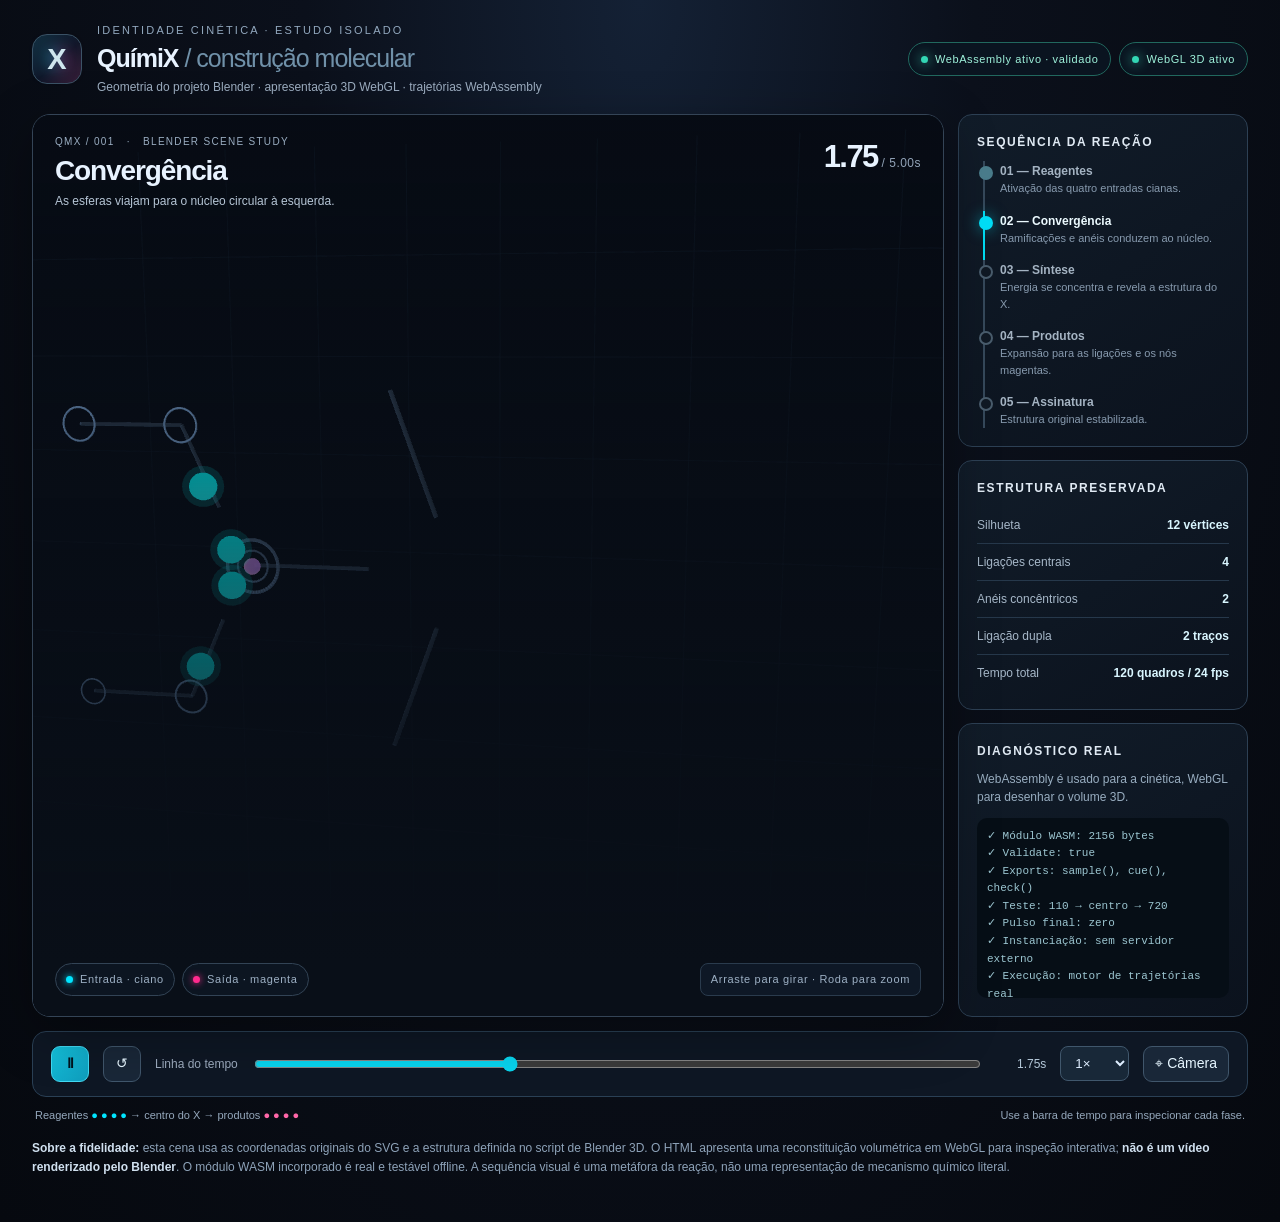
<file: experimentos-identidade/quimix/quimix_x_webassembly_3d.html>
<!doctype html>
<html lang="pt-BR">
<head>
<meta charset="utf-8">
<meta name="viewport" content="width=device-width,initial-scale=1">
<meta name="theme-color" content="#0b101b">
<title>QuímiX — X molecular | Blender → WebGL + WebAssembly</title>
<style>
:root{color-scheme:dark;--bg:#070b13;--panel:#101824;--muted:#8d9bb0;--line:#26384a;--cy:#00e5ff;--pi:#ff2a8d;--ink:#e8f3ff;--serif:'Segoe UI',Inter,Arial,sans-serif}
*{box-sizing:border-box}body{margin:0;background:radial-gradient(ellipse at 50% 0%,#142135 0,#0b101b 37%,#06090f 100%);font:14px/1.5 var(--serif);color:var(--ink);min-height:100vh}
button,input{font:inherit}button{cursor:pointer}button:focus-visible,input:focus-visible{outline:2px solid var(--cy);outline-offset:3px}
.app{width:min(1460px,100%);margin:auto;padding:22px clamp(14px,2.5vw,36px) 34px}
.top{display:flex;gap:20px;align-items:center;justify-content:space-between;margin-bottom:18px;flex-wrap:wrap}
.identity{display:flex;align-items:center;gap:15px}.identity-icon{width:50px;height:50px;border-radius:15px;border:1px solid #3b5366;background:linear-gradient(138deg,#133041,#101729 54%,#372039);display:grid;place-items:center;font-weight:800;font-size:29px;line-height:1;color:#cfe6ee;text-shadow:-4px 0 15px #00e5ff82,4px 0 15px #ff2a8d82}.eyebrow{font-size:11px;letter-spacing:.2em;color:#92a8be;text-transform:uppercase}.top h1{font-size:clamp(18px,2.4vw,25px);font-weight:630;letter-spacing:-.04em;margin:1px 0}.top p{color:#9daec1;font-size:12px;margin:0}
.status{display:flex;align-items:center;gap:8px;flex-wrap:wrap}.flag{border:1px solid #395066;border-radius:100px;font-size:11px;letter-spacing:.055em;padding:8px 12px;background:#0a1420;display:flex;align-items:center;gap:7px}.flag .dot{width:7px;height:7px;border-radius:50%;background:#677d95}.flag.good{border-color:#21685e;color:#9ef1da}.flag.good .dot{background:#33d6b4;box-shadow:0 0 12px #33d6b4}.flag.bad{border-color:#81463d;color:#f8bcad}.flag.bad .dot{background:#e97964}
.main{display:grid;grid-template-columns:minmax(0,1fr) 290px;gap:14px}.screen{overflow:hidden;background:#080e18;border:1px solid #344456;border-radius:18px;position:relative;min-height:530px;box-shadow:inset 0 0 70px #14304725,0 15px 55px #0005}.screen:before{content:"";position:absolute;inset:0;background:radial-gradient(ellipse at 42% 47%,#16344b42 0,transparent 56%),linear-gradient(180deg,#fff1 1px,transparent 1px),linear-gradient(90deg,#fff1 1px,transparent 1px);background-size:auto,44px 44px,44px 44px;mask-image:linear-gradient(90deg,transparent,#000 13% 87%,transparent);pointer-events:none;opacity:.35}.screen:after{content:"";position:absolute;inset:0;pointer-events:none;background:linear-gradient(180deg,#0f1b2a18,#090f18 94%)}
#view{position:absolute;inset:0;width:100%;height:100%;display:block;touch-action:none;cursor:grab}#view.dragging{cursor:grabbing}
.display-top,.display-bottom{position:absolute;left:22px;right:22px;z-index:2;pointer-events:none}.display-top{top:19px;display:flex;align-items:start;justify-content:space-between;gap:10px}.scene-code{font-size:10px;letter-spacing:.13em;color:#9aadc1}.phase-title{font-size:clamp(18px,2.8vw,28px);font-weight:640;line-height:1.2;margin-top:5px;letter-spacing:-.04em}.phase-sub{font-size:12px;color:#b6c6d6;margin-top:4px;max-width:410px}.bigtime{font-size:31px;letter-spacing:-.05em;font-weight:600;text-align:right;font-variant-numeric:tabular-nums}.bigtime small{font-size:12px;color:#93a4b9;font-weight:400;letter-spacing:.04em}.display-bottom{bottom:20px;display:flex;justify-content:space-between;align-items:end;gap:15px;color:#9db0c4;font-size:11px;letter-spacing:.06em}.display-bottom .hint{background:#111d2bb8;border:1px solid #2a3b4d;border-radius:8px;padding:7px 10px}.chiprow{display:flex;gap:7px;flex-wrap:wrap}.element-chip{display:flex;gap:7px;align-items:center;background:#0d1824c4;border:1px solid #324355;padding:7px 10px;border-radius:100px}.element-chip i{width:7px;height:7px;background:var(--cy);border-radius:50%;box-shadow:0 0 7px var(--cy)}.element-chip.pink i{background:var(--pi);box-shadow:0 0 7px var(--pi)}
.side{display:flex;flex-direction:column;gap:13px}.panel{background:linear-gradient(145deg,#111c29,#0b121d);border:1px solid #2d4054;border-radius:14px;padding:18px}.panel h2{margin:0 0 10px;font-size:12px;font-weight:700;letter-spacing:.13em;text-transform:uppercase;color:#e0eaf4}.panel p{color:#98adc0;font-size:12px;margin:0 0 12px}.step{border-left:2px solid #344759;margin-left:6px;padding:1px 0 14px 15px;position:relative;color:#879aae}.step:last-child{padding-bottom:0}.step[role="button"]{cursor:pointer}.step:focus-visible{outline:2px solid var(--cy);outline-offset:2px}.step:before{content:"";position:absolute;left:-6px;top:5px;width:10px;height:10px;border-radius:50%;border:2px solid #485b6b;background:#0f1823}.step b{font-weight:650;display:block;color:#a4b3c2;font-size:12px}.step small{display:block;font-size:11px;line-height:1.5}.step.active{border-left-color:#00d8ee}.step.active:before{background:#00dcf5;border-color:#00dcf5;box-shadow:0 0 15px #00e5ff88}.step.active b{color:#ecfaff}.step.done:before{background:#497b8a;border-color:#497b8a}
.metric{display:grid;grid-template-columns:1fr auto;align-items:center;padding:9px 0;border-bottom:1px solid #26384b;color:#a7b8c9;font-size:12px}.metric:last-child{border-bottom:0}.metric strong{color:#d9f6ff;font-variant-numeric:tabular-nums}.metal{color:#eff8fc}.aqua{color:var(--cy)}.pinktext{color:#ff67a8}
.controls{display:flex;align-items:center;gap:14px;flex-wrap:wrap;background:#0e1724;border:1px solid #2a4055;border-radius:14px;margin-top:14px;padding:14px 18px}.action{display:grid;place-items:center;border:1px solid #40566b;border-radius:9px;background:#192738;color:#e6f6ff;height:36px;min-width:38px;padding:0 11px}.action.primary{background:linear-gradient(140deg,#14c4df,#0f9cbd);color:#00121c;border-color:#42daf4;font-weight:800}.action:hover{filter:brightness(1.14)}.time-slider{accent-color:#08d5ef;flex:1;min-width:180px;cursor:pointer}.speed{background:#182838;color:#deeeff;border:1px solid #40576c;border-radius:8px;padding:8px 10px}.ctl-time{width:49px;text-align:right;font-size:12px;color:#b4c8d9;font-variant-numeric:tabular-nums}.controls label{font-size:12px;color:#9dacbf}.legend{display:flex;justify-content:space-between;flex-wrap:wrap;gap:10px;padding:10px 3px 0;color:#95a8bc;font-size:11px}.smallnote{margin-top:16px;color:#8ea3b9;font-size:12px;line-height:1.6}.smallnote b{color:#d0e0ef}.alert{display:none;margin-top:12px;padding:14px;background:#311e28;border:1px solid #744754;border-radius:10px;color:#ffcad9;white-space:pre-wrap}.alert.visible{display:block}.diagnostics{font:11px/1.6 ui-monospace,SFMono-Regular,Consolas,monospace;color:#9cc6d1;white-space:pre-wrap;overflow-wrap:anywhere;background:#060e16;border-radius:10px;padding:10px;min-height:82px;max-height:180px;overflow:auto}
@media(max-width:1100px){.main{grid-template-columns:1fr}.side{display:grid;grid-template-columns:1fr 1fr}.screen{min-height:520px}}@media(max-width:650px){.app{padding:13px}.screen{min-height:440px;border-radius:12px}.display-top{top:14px;left:14px;right:14px}.display-bottom{left:14px;right:14px;bottom:13px}.display-bottom .hint{display:none}.side{grid-template-columns:1fr}.panel{padding:14px}.legend{gap:6px}.controls{padding:10px;gap:9px}.top{gap:10px}.identity-icon{width:43px;height:43px}.bigtime{font-size:24px}}@media(prefers-reduced-motion:reduce){*{scroll-behavior:auto!important;transition:none!important}}
</style>
</head>
<body>
<main class="app">
  <div class="top"><div class="identity"><div class="identity-icon" aria-hidden="true">X</div><div><div class="eyebrow">Identidade cinética · estudo isolado</div><h1>QuímiX <span style="color:#7091a9;font-weight:400">/ construção molecular</span></h1><p>Geometria do projeto Blender · apresentação 3D WebGL · trajetórias WebAssembly</p></div></div><div class="status"><div class="flag" id="wasmStatus"><i class="dot"></i><span id="wasmLabel">Iniciando WebAssembly...</span></div><div class="flag" id="gpuStatus"><i class="dot"></i><span id="gpuLabel">Verificando WebGL...</span></div></div></div>
  <div class="main"><section class="screen" aria-label="Visualizador tridimensional da reação química estilizada"><canvas id="view" aria-label="Cena 3D: esferas cianas formam o X e geram nós magentas"></canvas><div class="display-top"><div><div class="scene-code">QMX / 001 &nbsp; · &nbsp; BLENDER SCENE STUDY</div><div class="phase-title" id="phaseTitle">Reagentes</div><div class="phase-sub" id="phaseSub">Esferas cianas se ativam nas ramificações originais.</div></div><div class="bigtime"><span id="bigTime">0.00</span><small> / 5.00s</small></div></div><div class="display-bottom"><div class="chiprow"><span class="element-chip"><i></i> Entrada · ciano</span><span class="element-chip pink"><i></i> Saída · magenta</span></div><span class="hint">Arraste para girar · Roda para zoom</span></div></section><aside class="side"><section class="panel"><h2>Sequência da reação</h2><div class="step" id="step0" tabindex="0" role="button" aria-label="Ir à etapa 1 da animação"><b>01 — Reagentes</b><small>Ativação das quatro entradas cianas.</small></div><div class="step" id="step1" tabindex="0" role="button" aria-label="Ir à etapa 2 da animação"><b>02 — Convergência</b><small>Ramificações e anéis conduzem ao núcleo.</small></div><div class="step" id="step2" tabindex="0" role="button" aria-label="Ir à etapa 3 da animação"><b>03 — Síntese</b><small>Energia se concentra e revela a estrutura do X.</small></div><div class="step" id="step3" tabindex="0" role="button" aria-label="Ir à etapa 4 da animação"><b>04 — Produtos</b><small>Expansão para as ligações e os nós magentas.</small></div><div class="step" id="step4" tabindex="0" role="button" aria-label="Ir à etapa 5 da animação"><b>05 — Assinatura</b><small>Estrutura original estabilizada.</small></div></section><section class="panel"><h2>Estrutura preservada</h2><div class="metric"><span>Silhueta</span><strong>12 vértices</strong></div><div class="metric"><span>Ligações centrais</span><strong>4</strong></div><div class="metric"><span>Anéis concêntricos</span><strong>2</strong></div><div class="metric"><span>Ligação dupla</span><strong>2 traços</strong></div><div class="metric"><span>Tempo total</span><strong>120 quadros / 24 fps</strong></div></section><section class="panel"><h2>Diagnóstico real</h2><p>WebAssembly é usado para a cinética, WebGL para desenhar o volume 3D.</p><div class="diagnostics" id="diag" aria-live="polite">Aguardando inicialização...</div></section></aside></div>
  <div class="controls"><button class="action primary" id="play" aria-label="Reproduzir ou pausar">▶</button><button class="action" id="restart" aria-label="Reiniciar">↺</button><label for="scrub">Linha do tempo</label><input class="time-slider" type="range" id="scrub" min="0" max="5" step="0.005" value="0" aria-label="Posição na linha do tempo, em segundos"><span class="ctl-time" id="seekLabel">0.00s</span><select class="speed" id="speed" aria-label="Velocidade"><option value="0.5">0,5×</option><option value="1" selected>1×</option><option value="1.5">1,5×</option><option value="2">2×</option></select><button class="action" id="resetCamera" aria-label="Redefinir ângulo de câmera">⌖ Câmera</button></div>
  <div class="legend"><span>Reagentes <span class="aqua">● ● ● ●</span> → centro do X → produtos <span class="pinktext">● ● ● ●</span></span><span>Use a barra de tempo para inspecionar cada fase.</span></div>
  <div id="error" class="alert" role="alert"></div>
  <p class="smallnote"><b>Sobre a fidelidade:</b> esta cena usa as coordenadas originais do SVG e a estrutura definida no script de Blender 3D. O HTML apresenta uma reconstituição volumétrica em WebGL para inspeção interativa; <b>não é um vídeo renderizado pelo Blender</b>. O módulo WASM incorporado é real e testável offline. A sequência visual é uma metáfora da reação, não uma representação de mecanismo químico literal.</p>
</main>
<script>
'use strict';
const WASM_B64 = 'AGFzbQEAAAABEgNgA39/fQF9YAJ/fQF9YAABfwMEAwABAgQFAXABAQEFAwEAAgYIAX8BQcCNBAsHIQQGbWVtb3J5AgAGc2FtcGxlAAADY3VlAAEFY2hlY2sAAgrDCgPzBQICfQV/QwAAAAAhAwJAIABBB0sNAEMAAAAAQwAAgD8gAiACQwAAgD9eGyACQwAAAABdGyEEIABBAnQiBUGgjYCAAGooAgAhBiAFQYCNgIAAaigCACEHAkACQAJAIAFBfWoOAgABAgsCQCAAQQNLDQBDAAAAAEMAAIA/IARDj8J1vJJDkMJ1PZUiAiACQwAAgD9eGyACQwAAAABdGyICIAKUQwAAQEAgAiACkpOUQwAAgD9DAAAAAEMAAIA/IARDcT0Kv5JDsEdhPZUiAiACQwAAgD9eGyACQwAAAABdGyICIAKUQwAAQEAgAiACkpOUk5QPC0MAAAAAQwAAgD8gBCAHKgIAIgKTIAJDrkdhPZIgApOVIgIgAkMAAIA/XhsgAkMAAAAAXRsiAiAClEMAAEBAIAIgApKTlA8LAkAgAEEDSw0AQwAAgD9DAAAAAEMAAIA/IARDXI8Cv5JDgBSuPZUiAiACQwAAgD9eGyACQwAAAABdGyICIAKUQwAAQEAgAiACkpOUk0NxPYo+lENI4To/[base64]/[base64]/kkOQwnU+lSIBIAFDAACAP14bIAFDAAAAAF0bIgEgAZRDAABAQCABIAGSk5QPC0MAAAAAQwAAgD8gAUNmZia/kkPiepQ+lSIBIAFDAACAP14bIAFDAAAAAF0bIgEgAZRDAABAQCABIAGSk5QPC0MAAAAAQwAAgD8gAUNcjwK/kkOYmZk9lSICIAJDAACAP14bIAJDAAAAAF0bIgIgApRDAABAQCACIAKSk5RDAACAP0MAAAAAQwAAgD8gAUOkcB2/kkNYj8I9lSIBIAFDAACAP14bIAFDAAAAAF0bIgEgAZRDAABAQCABIAGSk5STlA8LQwAAAABDAACAPyABQz0K176SQz4KVz6VIgEgAUMAAIA/XhsgAUMAAAAAXRsiASABlEMAAEBAIAEgAZKTlA8LQwAAAABDAACAPyABQx+FK7+SQ5qZmT6VIgEgAUMAAIA/XhsgAUMAAAAAXRsiASABlEMAAEBAIAEgAZKTlA8LQwAAAABDAACAPyABQylcDz6VIgEgAUMAAIA/XhsgAUMAAAAAXRsiASABlEMAAEBAIAEgAZKTlCECCyACCwgAQdia4YoFCwvIBQEAQYAIC8AFAAAAAAAA3EIAAFJD4XqUPuxROD4AANxCAABSQ+F6lD6amZk+AABIQwAAUkOamZk+zczMPgAAdUMAAJtDMzOzPkjh+j4AAIJDAICiQ83MzD4pXA8/AIDYQwCAokMAAAA/j8IVPwAA4UMAgKJDAAAAPwAAAAAAAEhDAABSQ5qZmT5cj0I+AABIQwAAUkOamZk+exSuPgAAdUMAAJtDexSuPh+F6z4AAIJDAICiQ+xRuD7NzAw/AIDYQwCAokMfhes+j8IVPwAA4UMAgKJDAAAAPwAAAAAAANxCAADcQ5qZmT7sUTg+AADcQgAA3EOamZk+UriePgAASEMAANxDmpmZPj0K1z4AAHVDAACqQzMzsz4AAAA/AACCQwCAokPNzMw+KVwPPwCA2EMAgKJDZmbmPo/CFT8AAOFDAICiQwAAAD8AAAAAAABIQwAA3EOamZk+zcxMPgAASEMAANxDmpmZPjMzsz4AAHVDAACqQ3sUrj7Xo/A+AACCQwCAokPsUbg+zcwMPwCA2EMAgKJDj8L1Po/CFT8AAOFDAICiQwAAAD8IrBw/AADhQwCAokNI4fo+16MwPwCA6UMAgKJDrkfhPlyPQj8AgOlDAICiQ6RwvT6uRyE/AADhQwCAokNI4fo+MzMzPwCA6UMAgKJDPQrXPoXrUT8AAAJEAAA0QzMzsz4v3SQ/AADhQwCAokNI4fo+7FE4PwCA6UMAgKJDPQrXPj0KVz8AAAJEAADrQzMzsz6wcig/AADhQwCAokNI4fo+7FE4PwCA6UMAgKJDPQrXPnE9Sj8AwA9EAICiQ1yPwj49Clc/AAAgRACAokNcj8I+exRuPwAANEQAAFJDMzOzPgAEAABwBAAA0AQAAEAFAACgBQAA0AUAAAAGAAAwBgAABwAAAAYAAAAHAAAABgAAAAMAAAADAAAAAwAAAAUAAAA=';
const $=id=>document.getElementById(id);
const canvas=$('view');let engine=null,wasm=null,glOK=false,now=0,play=false,rate=1,last=0,angle=.19,tilt=.17,dist=8.6,drag=false,px=0,py=0;
const reduce=matchMedia('(prefers-reduced-motion: reduce)').matches;
const length=5;const points=[[265,100],[370,100],[450,270],[530,100],[635,100],[495,325],[635,550],[530,550],[450,380],[370,550],[265,550],[405,325]];
const left=[[[110,210],[200,210]],[[110,440],[200,440]],[[200,210],[245,310],[260,325]],[[200,440],[245,340],[260,325]],[[260,325],[433,325]]];
const right=[[[467,325],[575,325]],[[575,325],[535,260]],[[575,325],[535,390]],[[585,319],[640,319]],[[585,331],[640,331]],[[640,325],[720,210]],[[640,325],[720,440]]];
const innerL=[[[380,180],[433,325]],[[380,470],[433,325]]],innerR=[[[467,325],[520,180]],[[467,325],[520,470]]];
const CY=[0,.87,1], PI=[1,.18,.56], STEEL=[.34,.44,.56], GRAPH=[.16,.21,.27], WHITE=[.87,.97,1];
const xy=(p,z=.21)=>[(p[0]-450)*.008,(325-p[1])*.008,z], clamp=x=>Math.max(0,Math.min(1,x));
const smooth=(a,b,t)=>{let x=clamp((t-a)/(b-a));return x*x*(3-2*x)};
const pdesc=[
  ['Reagentes','Esferas cianas se ativam nas ramificações originais.'],
  ['Convergência','As esferas viajam para o núcleo circular à esquerda.'],
  ['Síntese','A energia encontra o centro e constrói o X em grafite.'],
  ['Produtos','A reação se expande pelas ligações duplas até os nós magentas.'],
  ['Assinatura','O símbolo preserva a geometria original em repouso.']
];
function phase(t){return t<.15?0:t<.51?1:t<.65?2:t<.93?3:4}
function diag(s){$('diag').textContent=s}
function flag(id,label,ok,message){const n=$(id);n.classList.toggle('good',ok);n.classList.toggle('bad',!ok);$(label).textContent=message}
function error(message){$('error').classList.add('visible');$('error').textContent=message}
async function initWasm(){
  try {
    const bin=Uint8Array.from(atob(WASM_B64),c=>c.charCodeAt(0));
    if(!WebAssembly.validate(bin))throw new Error('WebAssembly.validate retornou false');
    const {instance}=await WebAssembly.instantiate(bin);
    const m=instance.exports;
    if(!m.sample||!m.cue||m.check()!==0x51584D58)throw new Error('Teste de integridade do módulo não passou');
    if(Math.abs(m.sample(0,0,0)-110)>.01||Math.abs(m.sample(7,0,1)-720)>.01||m.cue(3,1)>.01)throw new Error('Resultados de cinética fora da faixa de referência');
    wasm=m;flag('wasmStatus','wasmLabel',true,'WebAssembly ativo · validado');
    diag('✓ Módulo WASM: '+bin.length+' bytes\n✓ Validate: true\n✓ Exports: sample(), cue(), check()\n✓ Teste: 110 → centro → 720\n✓ Pulso final: zero\n✓ Instanciação: sem servidor externo\n✓ Execução: motor de trajetórias real');
    $('play').disabled=false;if(!reduce){play=true;$('play').textContent='Ⅱ'}
  }catch(e){flag('wasmStatus','wasmLabel',false,'WebAssembly indisponível');diag('✗ '+e.message+'\nNão há simulação de cinética falsa.');error('Não foi possível ativar WebAssembly: '+e.message+'. A cena fica em repouso até que o navegador ofereça suporte WASM.');$('play').disabled=true}
}
const vector=(x,y,z)=>[x,y,z];const sub=(a,b)=>[a[0]-b[0],a[1]-b[1],a[2]-b[2]], add=(a,b)=>[a[0]+b[0],a[1]+b[1],a[2]+b[2]], mul=(a,s)=>[a[0]*s,a[1]*s,a[2]*s], dot=(a,b)=>a[0]*b[0]+a[1]*b[1]+a[2]*b[2],cross=(a,b)=>[a[1]*b[2]-a[2]*b[1],a[2]*b[0]-a[0]*b[2],a[0]*b[1]-a[1]*b[0]],len=a=>Math.hypot(...a),norm=a=>{const l=len(a)||1;return a.map(x=>x/l)};
function perspective(fov,aspect,near,far){const f=1/Math.tan(fov/2), nf=1/(near-far);return new Float32Array([f/aspect,0,0,0,0,f,0,0,0,0,(far+near)*nf,-1,0,0,(2*far*near)*nf,0])}
function lookAt(eye,center,up){const z=norm(sub(eye,center)),x=norm(cross(up,z)),y=cross(z,x);return new Float32Array([x[0],y[0],z[0],0,x[1],y[1],z[1],0,x[2],y[2],z[2],0,-dot(x,eye),-dot(y,eye),-dot(z,eye),1]);}
function matMul(a,b){const o=new Float32Array(16);for(let c=0;c<4;c++)for(let r=0;r<4;r++)for(let k=0;k<4;k++)o[c*4+r]+=a[k*4+r]*b[c*4+k];return o}
function mat(x=0,y=0,z=0,sx=1,sy=1,sz=1){return new Float32Array([sx,0,0,0,0,sy,0,0,0,0,sz,0,x,y,z,1])}
function segmentMat(a,b,r){const d=sub(b,a),l=len(d);if(l<.00001)return null;const z=norm(d),x=norm(cross(Math.abs(z[2])>.93?[0,1,0]:[0,0,1],z)),y=cross(z,x),m=mul(add(a,b),.5);return new Float32Array([x[0]*r,x[1]*r,x[2]*r,0,y[0]*r,y[1]*r,y[2]*r,0,z[0]*l,z[1]*l,z[2]*l,0,m[0],m[1],m[2],1]);}
function shader(gl,type,src){let s=gl.createShader(type);gl.shaderSource(s,src);gl.compileShader(s);if(!gl.getShaderParameter(s,gl.COMPILE_STATUS))throw Error('Shader: '+gl.getShaderInfoLog(s));return s}
function createMesh(gl,v,indices){const data=new Float32Array(v),idx=new Uint16Array(indices);const buf=gl.createBuffer(),elem=gl.createBuffer();gl.bindBuffer(gl.ARRAY_BUFFER,buf);gl.bufferData(gl.ARRAY_BUFFER,data,gl.STATIC_DRAW);gl.bindBuffer(gl.ELEMENT_ARRAY_BUFFER,elem);gl.bufferData(gl.ELEMENT_ARRAY_BUFFER,idx,gl.STATIC_DRAW);return {buf,elem,count:idx.length}}
function uvSphere(){let v=[],inds=[],lon=22,lat=14;for(let j=0;j<=lat;j++){let a=Math.PI*j/lat;for(let i=0;i<=lon;i++){let b=2*Math.PI*i/lon,x=Math.sin(a)*Math.cos(b),y=Math.sin(a)*Math.sin(b),z=Math.cos(a);v.push(x,y,z,x,y,z)}}for(let j=0;j<lat;j++)for(let i=0;i<lon;i++){let a=j*(lon+1)+i,b=a+lon+1;inds.push(a,b,a+1,b,b+1,a+1)}return {v,inds}}
function cylinder(){let v=[],inds=[],n=18;for(let j=0;j<2;j++){let z=j-.5;for(let i=0;i<=n;i++){let a=2*Math.PI*i/n,x=Math.cos(a),y=Math.sin(a);v.push(x,y,z,x,y,0)}}for(let i=0;i<n;i++){let k=n+1;inds.push(i,i+k,i+1,i+k,i+k+1,i+1)}return {v,inds}}
function torus(){let v=[],inds=[],N=56,M=8;for(let i=0;i<=N;i++){let a=i/N*Math.PI*2;for(let j=0;j<=M;j++){let b=j/M*Math.PI*2,rr=1+Math.cos(b)*.065,z=Math.sin(b)*.065;v.push(rr*Math.cos(a),rr*Math.sin(a),z,Math.cos(a)*Math.cos(b),Math.sin(a)*Math.cos(b),Math.sin(b))}}for(let i=0;i<N;i++)for(let j=0;j<M;j++){let a=i*(M+1)+j,b=a+M+1;inds.push(a,a+1,b,a+1,b+1,b)}return {v,inds}}
function area(poly){return poly.reduce((a,p,i)=>a+p[0]*poly[(i+1)%poly.length][1]-poly[(i+1)%poly.length][0]*p[1],0)/2}
function tris(poly){const order=[...poly.keys()],ccw=area(poly)>0?1:-1,out=[];function cross2(a,b,c){return (b[0]-a[0])*(c[1]-a[1])-(b[1]-a[1])*(c[0]-a[0])}function inside(a,b,c,p){let q=cross2(a,b,p),r=cross2(b,c,p),s=cross2(c,a,p);return ccw>0?q>=0&&r>=0&&s>=0:q<=0&&r<=0&&s<=0}let loops=0;while(order.length>3&&loops++<100){let found=false;for(let i=0;i<order.length;i++){let p=order[(i+order.length-1)%order.length],q=order[i],r=order[(i+1)%order.length],a=poly[p],b=poly[q],c=poly[r];if(cross2(a,b,c)*ccw<=.0000001)continue;let valid=true;for(let k of order)if(k!==p&&k!==q&&k!==r&&inside(a,b,c,poly[k])){valid=false;break}if(!valid)continue;out.push(...(ccw>0?[p,q,r]:[r,q,p]));order.splice(i,1);found=true;break}if(!found)throw Error('Não foi possível triangular a silhueta fiel do X')}out.push(...(ccw>0?order:[...order].reverse()));return out}
function xMesh(){const poly=points.map(p=>xy(p,0)),faces=tris(poly),n=poly.length,v=[],inds=[];for(let side=0;side<2;side++){let z=side===0?.15:-.15,normal=side===0?1:-1;for(let p of poly)v.push(p[0],p[1],z,0,0,normal);for(let i=0;i<faces.length;i+=3){if(side===0)inds.push(faces[i],faces[i+1],faces[i+2]);else inds.push(n+faces[i+2],n+faces[i+1],n+faces[i]);}}
const ccw=area(poly)>0?1:-1;for(let i=0;i<n;i++){let a=poly[i],b=poly[(i+1)%n],d=norm([b[1]-a[1],-(b[0]-a[0]),0]).map(q=>q*ccw),base=v.length/6;v.push(a[0],a[1],.15,...d,b[0],b[1],.15,...d,a[0],a[1],-.15,...d,b[0],b[1],-.15,...d);inds.push(base,base+2,base+1,base+1,base+2,base+3)}return {v,inds}}
function initGL(){const gl=canvas.getContext('webgl',{antialias:true,alpha:false,preserveDrawingBuffer:false})||canvas.getContext('experimental-webgl');if(!gl)throw Error('WebGL indisponível neste navegador');const vs=shader(gl,gl.VERTEX_SHADER,'attribute vec3 aP;attribute vec3 aN;uniform mat4 uM;uniform mat4 uVP;varying vec3 vN;varying vec3 vP;void main(){vec4 p=uM*vec4(aP,1.);vP=p.xyz;vN=normalize(mat3(uM)*aN);gl_Position=uVP*p;}'),fs=shader(gl,gl.FRAGMENT_SHADER,'precision mediump float;varying vec3 vN;varying vec3 vP;uniform vec3 uColor;uniform float uEm,uAlpha;void main(){vec3 n=normalize(vN);vec3 lit=normalize(vec3(-.43,.68,1.));float d=max(dot(n,lit),0.);float r=pow(1.-abs(n.z),2.0);vec3 col=uColor*(.28+d*.65+r*.35+uEm*1.2);col+=vec3(.07,.12,.17)*max(0.,dot(n,normalize(vec3(.3,-.7,.5))));gl_FragColor=vec4(col,uAlpha);}');let program=gl.createProgram();gl.attachShader(program,vs);gl.attachShader(program,fs);gl.linkProgram(program);if(!gl.getProgramParameter(program,gl.LINK_STATUS))throw Error('Link: '+gl.getProgramInfoLog(program));const attrP=gl.getAttribLocation(program,'aP'),attrN=gl.getAttribLocation(program,'aN');const u={M:gl.getUniformLocation(program,'uM'),VP:gl.getUniformLocation(program,'uVP'),Color:gl.getUniformLocation(program,'uColor'),Em:gl.getUniformLocation(program,'uEm'),Alpha:gl.getUniformLocation(program,'uAlpha')};let primitives={sphere:createMesh(gl,...Object.values(uvSphere())),cylinder:createMesh(gl,...Object.values(cylinder())),torus:createMesh(gl,...Object.values(torus())),x:createMesh(gl,...Object.values(xMesh()))};gl.enable(gl.DEPTH_TEST);gl.depthFunc(gl.LEQUAL);gl.enable(gl.BLEND);gl.blendFunc(gl.SRC_ALPHA,gl.ONE_MINUS_SRC_ALPHA);gl.clearColor(.023,.041,.069,1);gl.useProgram(program);gl.enableVertexAttribArray(attrP);gl.enableVertexAttribArray(attrN);
 function draw(mesh,model,col,em=0,alpha=1){if(!model||alpha<.005)return;const m=primitives[mesh];gl.bindBuffer(gl.ARRAY_BUFFER,m.buf);gl.vertexAttribPointer(attrP,3,gl.FLOAT,false,24,0);gl.vertexAttribPointer(attrN,3,gl.FLOAT,false,24,12);gl.bindBuffer(gl.ELEMENT_ARRAY_BUFFER,m.elem);gl.uniformMatrix4fv(u.M,false,model);gl.uniform3fv(u.Color,col);gl.uniform1f(u.Em,em);gl.uniform1f(u.Alpha,Math.min(1,alpha));gl.depthMask(alpha>.98);gl.drawElements(gl.TRIANGLES,m.count,gl.UNSIGNED_SHORT,0);}
 function orb(svg,r,c,alpha=1,em=0,z=.34){let p=xy(svg,z);if(alpha<.005)return;draw('sphere',mat(...p,r,r,r),c,em,alpha);if(em>1){draw('sphere',mat(...p,r*1.48,r*1.48,r*1.48),c,2,alpha*.11)}}
 function link(a,b,col=STEEL,alpha=1,r=.015,z=.30){draw('cylinder',segmentMat(xy(a,z),xy(b,z),r),col,.1,alpha)}
 function chain(coords,part,col=STEEL,alpha=1,r=.015,z=.30){if(part<=0||alpha<=0)return;let full=0;for(let i=0;i<coords.length-1;i++){full+=len(sub(coords[i+1].concat(0),coords[i].concat(0)))}let remaining=part*full;for(let i=0;i<coords.length-1;i++){let a=coords[i],b=coords[i+1],L=len(sub(b.concat(0),a.concat(0)));if(remaining<=0)break;let q=Math.min(1,remaining/L);link(a,[a[0]+(b[0]-a[0])*q,a[1]+(b[1]-a[1])*q],col,alpha,r,z);remaining-=L}}
 function ring(svg,r,col,alpha=1,z=.32){let p=xy(svg,z);draw('torus',mat(...p,r,r,r),col,.4,alpha)}
 function render(t){let c=wasm?wasm.cue:null;const prog=i=>c?clamp(c(i,t)):0;let lp=prog(0),bp=prog(1),rp=prog(2),event=prog(3),cn=prog(4),pn=prog(5);
  let w=canvas.clientWidth||900,h=canvas.clientHeight||520,dpr=Math.min(devicePixelRatio||1,2),W=Math.floor(w*dpr),H=Math.floor(h*dpr);if(canvas.width!==W||canvas.height!==H){canvas.width=W;canvas.height=H}gl.viewport(0,0,W,H);gl.clear(gl.COLOR_BUFFER_BIT|gl.DEPTH_BUFFER_BIT);let eye=[Math.sin(angle)*Math.cos(tilt)*dist,Math.sin(tilt)*dist,Math.cos(angle)*Math.cos(tilt)*dist];gl.uniformMatrix4fv(u.VP,false,matMul(perspective(.67,W/H,.1,55),lookAt(eye,[0,0,.03],[0,1,0])));
  // Background grid, negligible emission, anchored behind the original vector mark.
  for(let x=-4;x<=4;x++)link([450+x*80,-20],[450+x*80,685],[.09,.15,.23],.18,.003,-.40);
  for(let y=-3;y<=3;y++)link([-100,325+y*85],[1000,325+y*85],[.09,.15,.23],.18,.003,-.40);
  // X body is volumetric; onset is strictly after converging cyan reagents.
  if(bp>.001){draw('x',mat(0,0,0,.025+.975*bp,.025+.975*bp,.12+.88*bp),GRAPH,.4,.5+.5*bp);for(let i=0;i<points.length;i++){const a=points[i],b=points[(i+1)%points.length],crosses=(a[0]<450)!=(b[0]<450),col=a[0]+b[0]<900?CY:PI;chain([a,b],smooth(.18,1,bp),col,.17*bp,.011,.18)}}
  // Connector architecture: rebuilt from actual source SVG coordinates.
  const lphase=lp;
  left.forEach((seg,i)=>chain(seg,clamp((lp-(i<2?0:.23))/(i<2?.37:.77)),STEEL,.43+lp*.4,.012,.31));
  if(lp>.18){ring([260,325],.176,STEEL,lp,.35);ring([260,325],.104,STEEL,lp,.35);orb([260,325],.055,[.53,.35,1],lp,1,.36)}
  [[110,210],[200,210],[200,440],[110,440]].forEach((p,i)=>{let factor=clamp((lp-(i===0?.12:i===1?.19:i===2?.27:.36))*3.7);ring(p,i===3?.088:.112,STEEL,factor,.33)});
  innerL.forEach((ch,i)=>chain(ch,clamp((lp-.40)*2.6),STEEL,lp,.014,.38));
  [[380,180],[380,470],[433,325]].forEach((p,i)=>orb(p,.059,CY,cn*.9,2,.44));
  // Cyan reagent spheres are driven exclusively by compiled WASM sample().
  if(wasm)for(let i=0;i<4;i++){let px=wasm.sample(i,0,t),py=wasm.sample(i,1,t),z=wasm.sample(i,2,t),alpha=wasm.sample(i,3,t),sz=wasm.sample(i,4,t);orb([px,py],.091*sz,CY,alpha,2.4,z+.08)}
  // Short reaction pulse appears at the gap between the distinct original two centres.
  if(event>.003){orb([450,325],.23*(.4+.6*event),WHITE,.62*event,4,.61);ring([450,325],.11+.49*event,CY,event*.64,.51)}
  // Product network: never starts before the reaction event.
  right.forEach((seg,i)=>chain(seg,clamp((rp-i*.07)*1.85),STEEL,.3+rp*.62,.014,.32));
  innerR.forEach((ch,i)=>chain(ch,clamp((rp-.10-i*.06)*2),STEEL,rp,.014,.38));
  [[467,325],[520,180],[520,470]].forEach((p,i)=>orb(p,.064,PI,clamp((pn-i*.1)*2.4),2,.43));
  if(wasm)for(let i=4;i<8;i++){let x=wasm.sample(i,0,t),y=wasm.sample(i,1,t),z=wasm.sample(i,2,t),alpha=wasm.sample(i,3,t),sz=wasm.sample(i,4,t);orb([x,y],.078*sz,PI,alpha,2.4,z+.08)}
  ring([720,210],.112,STEEL,rp,.33);ring([720,440],.088,STEEL,rp,.33);orb([720,210],.066,PI,clamp((pn-.3)*2),2,.40);
  // Original left-lower magenta indication is retained in signature state.
  orb([200,440],.048,PI,smooth(.94,.985,t),1,.40);
  // Original central nodes never fuse into one permanent atom.
  orb([433,325],.064,CY,cn,1.7,.48);
  orb([467,325],.064,PI,pn,1.7,.48);
 }
 flag('gpuStatus','gpuLabel',true,'WebGL 3D ativo');return {render}
}

/* Canvas fallback renders the *same source geometry* with a projected, shaded
   construction. It does not pretend to be WebGL: the status explicitly says so.
   Every moving sphere still samples the same WebAssembly kernel. */
function initCanvasFallback(){
 const ctx=canvas.getContext('2d',{alpha:false});if(!ctx)throw Error('WebGL e Canvas 2D indisponíveis');
 function render(t){
  const DPR=Math.min(devicePixelRatio||1,2),width=canvas.clientWidth||900,height=canvas.clientHeight||520;
  let W=Math.ceil(width*DPR),H=Math.ceil(height*DPR);
  if(canvas.width!==W||canvas.height!==H){canvas.width=W;canvas.height=H}ctx.setTransform(DPR,0,0,DPR,0,0);
  let cx=width*.5,cy=height*.55,unit=Math.min(width/7.9,height/5.3);
  function pos(p,z=.15){let v=xy(p,z),x=v[0],y=v[1],zz=v[2];let xx=x*Math.cos(angle)+zz*Math.sin(angle),dep=zz*Math.cos(angle)-x*Math.sin(angle),yy=y*Math.cos(tilt)-dep*Math.sin(tilt),depth=dep*Math.cos(tilt)+y*Math.sin(tilt), k=dist/(dist-depth);return [cx+xx*unit*k,cy-yy*unit*k,k];}
  function path(pnts,z=.15){ctx.beginPath();pnts.forEach((p,i)=>{let [x,y]=pos(p,z);i?ctx.lineTo(x,y):ctx.moveTo(x,y)})}
  function strokeline(pnts,part,color,alpha=.8,thick=1.7,z=.22){if(part<=0||alpha<=0)return;let distances=[0],tot=0;for(let i=1;i<pnts.length;i++){tot+=Math.hypot(pnts[i][0]-pnts[i-1][0],pnts[i][1]-pnts[i-1][1]);distances.push(tot)}let total=tot*clamp(part),pp=[pnts[0]];for(let i=1;i<pnts.length;i++){let len=distances[i]-distances[i-1];if(total>=distances[i])pp.push(pnts[i]);else if(total>distances[i-1]){let q=(total-distances[i-1])/len;pp.push([pnts[i-1][0]+(pnts[i][0]-pnts[i-1][0])*q,pnts[i-1][1]+(pnts[i][1]-pnts[i-1][1])*q]);break}else break}if(pp.length<2)return;ctx.save();ctx.globalAlpha=alpha;ctx.strokeStyle=color;ctx.lineWidth=thick;ctx.lineCap='round';ctx.lineJoin='round';path(pp,z);ctx.stroke();ctx.restore()}
  function dot(p,r,color,alpha=1){if(alpha<=.001)return;let [x,y,k]=pos(p,.4),rad=r*unit*k*2.5;ctx.save();ctx.globalAlpha=alpha;let g=ctx.createRadialGradient(x,y,0,x,y,rad*2.8);g.addColorStop(0,color+'cc');g.addColorStop(.35,color+'3d');g.addColorStop(1,color+'00');ctx.fillStyle=g;ctx.beginPath();ctx.arc(x,y,rad*2.8,0,Math.PI*2);ctx.fill();ctx.fillStyle=color;ctx.shadowBlur=15;ctx.shadowColor=color;ctx.beginPath();ctx.arc(x,y,Math.max(2,rad),0,Math.PI*2);ctx.fill();ctx.fillStyle='#ddf8ff';ctx.globalAlpha=alpha*.65;ctx.beginPath();ctx.arc(x-rad*.26,y-rad*.3,Math.max(.8,rad*.21),0,Math.PI*2);ctx.fill();ctx.restore()}
  function ring(p,r,color,alpha=1){if(alpha<=0)return;let [x,y,k]=pos(p,.28),rr=r*unit*k;ctx.save();ctx.globalAlpha=alpha;ctx.strokeStyle=color;ctx.lineWidth=1.4;ctx.beginPath();ctx.ellipse(x,y,rr,rr*(.97-.10*Math.abs(tilt)),0,0,Math.PI*2);ctx.stroke();ctx.restore()}
  ctx.clearRect(0,0,width,height);const bg=ctx.createRadialGradient(cx,cy,5,cx,cy,width*.65);bg.addColorStop(0,'#102339');bg.addColorStop(.6,'#0b1626');bg.addColorStop(1,'#070e19');ctx.fillStyle=bg;ctx.fillRect(0,0,width,height);
  // Accurate world geometry with room for camera rotation.
  for(let i=-4;i<=4;i++)strokeline([[450+i*80,-20],[450+i*80,670]],1,'#243b54',.29,.65,-.3);
  for(let i=-3;i<=3;i++)strokeline([[-100,325+i*85],[1000,325+i*85]],1,'#243b54',.29,.65,-.3);
  let leftProgress=wasm?wasm.cue(0,t):0,bodyProgress=wasm?wasm.cue(1,t):0,rightProgress=wasm?wasm.cue(2,t):0,energy=wasm?wasm.cue(3,t):0,cyan=wasm?wasm.cue(4,t):0,pink=wasm?wasm.cue(5,t):0;
  if(bodyProgress>.001){const b=.025+.975*bodyProgress,ss=points.map(p=>[450+(p[0]-450)*b,325+(p[1]-325)*b]);ctx.save();ctx.globalAlpha=.58+.42*bodyProgress;ctx.fillStyle='#182531';ctx.strokeStyle='#6d8091';ctx.lineWidth=3;ctx.shadowColor='#00d7f47b';ctx.shadowBlur=17*bodyProgress;path(ss.map(p=>[p[0]+2,p[1]+4]),-.06);ctx.fill();ctx.shadowBlur=0;path(ss,.18);ctx.fillStyle='#313c4a';ctx.fill();ctx.lineWidth=2;ctx.strokeStyle='#66798b';ctx.stroke();ctx.clip();const shine=ctx.createLinearGradient(cx-150,cy,cx+160,cy);shine.addColorStop(0,'#00e5ff26');shine.addColorStop(.51,'#ffffff05');shine.addColorStop(1,'#ff2a8d28');ctx.fillStyle=shine;ctx.fillRect(0,0,width,height);ctx.restore();points.forEach((p,i)=>strokeline([p,points[(i+1)%points.length]],bodyProgress, p[0]<450?'#00e5ff':'#ff2a8d',bodyProgress*.4,2.1,.19))}
  left.forEach((l,i)=>strokeline(l,clamp((leftProgress-(i<2?0:.2))/(i<2?.4:.8)),'#778ca3',.45+.36*leftProgress,1.6,.30));
  if(leftProgress>.1){ring([260,325],.176*1.0,'#7890a3',leftProgress);ring([260,325],.104,'#7890a3',leftProgress);dot([260,325],.032,'#9560ff',leftProgress)}
  [[110,210],[200,210],[200,440],[110,440]].forEach(p=>ring(p,.11,'#607990',leftProgress));
  innerL.forEach(l=>strokeline(l,clamp((leftProgress-.43)*2.7),'#8393a5',leftProgress,1.8,.40));
  [[380,180],[380,470],[433,325]].forEach(p=>dot(p,.045,'#00e5ff',cyan*.75));
  if(wasm)for(let i=0;i<4;i++)dot([wasm.sample(i,0,t),wasm.sample(i,1,t)],.069*wasm.sample(i,4,t),'#00e5ff',wasm.sample(i,3,t));
  if(energy>.001){dot([450,325],.14,'#d8ffff',energy);ring([450,325],.12+energy*.44,'#5ef7ff',energy*.8)}
  right.forEach((l,i)=>strokeline(l,clamp((rightProgress-i*.07)*1.85),'#8da0b0',rightProgress*.9,1.8,.33));
  innerR.forEach((l,i)=>strokeline(l,clamp((rightProgress-.1-i*.06)*2),'#9c8d9f',rightProgress,2,.40));
  [[467,325],[520,180],[520,470]].forEach((p,i)=>dot(p,.047,'#ff2a8d',clamp((pink-i*.1)*2.4)));
  if(wasm)for(let i=4;i<8;i++)dot([wasm.sample(i,0,t),wasm.sample(i,1,t)],.061*wasm.sample(i,4,t),'#ff2a8d',wasm.sample(i,3,t));
  ring([720,210],.11,'#8190a1',rightProgress);ring([720,440],.09,'#8190a1',rightProgress);dot([720,210],.051,'#ff2a8d',clamp((pink-.3)*2));dot([200,440],.044,'#ff2a8d',smooth(.94,.985,t));
  dot([433,325],.053,'#00e5ff',cyan);dot([467,325],.053,'#ff2a8d',pink);
 }
 return {render}
}

function updateUI(){const s=now*length,pp=phase(now);$('bigTime').textContent=s.toFixed(2);$('scrub').value=s.toFixed(3);$('seekLabel').textContent=s.toFixed(2)+'s';$('phaseTitle').textContent=pdesc[pp][0];$('phaseSub').textContent=pdesc[pp][1];for(let i=0;i<5;i++)$('step'+i).className='step '+(i===pp?'active':i<pp?'done':'')}
function tick(tm){if(!last)last=tm;let dt=Math.min((tm-last)/1000,.08);last=tm;if(play&&wasm){now+=dt*rate/length;if(now>=1){now=1;play=false;$('play').textContent='▶'}}if(engine)engine.render(now);updateUI();requestAnimationFrame(tick)}
$('play').onclick=()=>{if(!wasm)return;if(now>=1)now=0;play=!play;$('play').textContent=play?'Ⅱ':'▶'};
$('restart').onclick=()=>{now=0;play=!!wasm&&!reduce;$('play').textContent=play?'Ⅱ':'▶'};
$('scrub').oninput=e=>{now=clamp(Number(e.target.value)/length);play=false;$('play').textContent='▶'};
$('speed').onchange=e=>{rate=Number(e.target.value)};
$('resetCamera').onclick=()=>{angle=.19;tilt=.17;dist=8.6};
canvas.addEventListener('pointerdown',e=>{drag=true;px=e.clientX;py=e.clientY;canvas.setPointerCapture(e.pointerId);canvas.classList.add('dragging')});
canvas.addEventListener('pointerup',()=>{drag=false;canvas.classList.remove('dragging')});
canvas.addEventListener('pointercancel',()=>{drag=false;canvas.classList.remove('dragging')});
canvas.addEventListener('pointermove',e=>{if(!drag)return;angle+=(e.clientX-px)*.009;tilt=clamp((tilt+(e.clientY-py)*.007+.85)/1.7)*1.7-.85;px=e.clientX;py=e.clientY});
canvas.addEventListener('wheel',e=>{e.preventDefault();dist=Math.max(5.5,Math.min(14,dist+e.deltaY*.008))},{passive:false});
for(let i=0;i<5;i++){const el=$('step'+i);el.onclick=()=>{$('scrub').value=[.06,.31,.59,.78,.97][i]*5;$('scrub').dispatchEvent(new Event('input'))};el.onkeydown=e=>{if(e.key==='Enter'||e.key===' '){e.preventDefault();el.click()}}}
async function begin(){try{engine=initGL()}catch(e){console.warn('WebGL 3D indisponível, ativando projeção em Canvas 2D:',e);try{engine=initCanvasFallback();$('gpuLabel').textContent='Canvas 2D · fallback';$('gpuStatus').classList.remove('good','bad')}catch(f){flag('gpuStatus','gpuLabel',false,'Renderização indisponível');error('Falha na renderização: '+f.message)}}await initWasm();requestAnimationFrame(tick)}
begin();
</script>
</body>
</html>
</file>
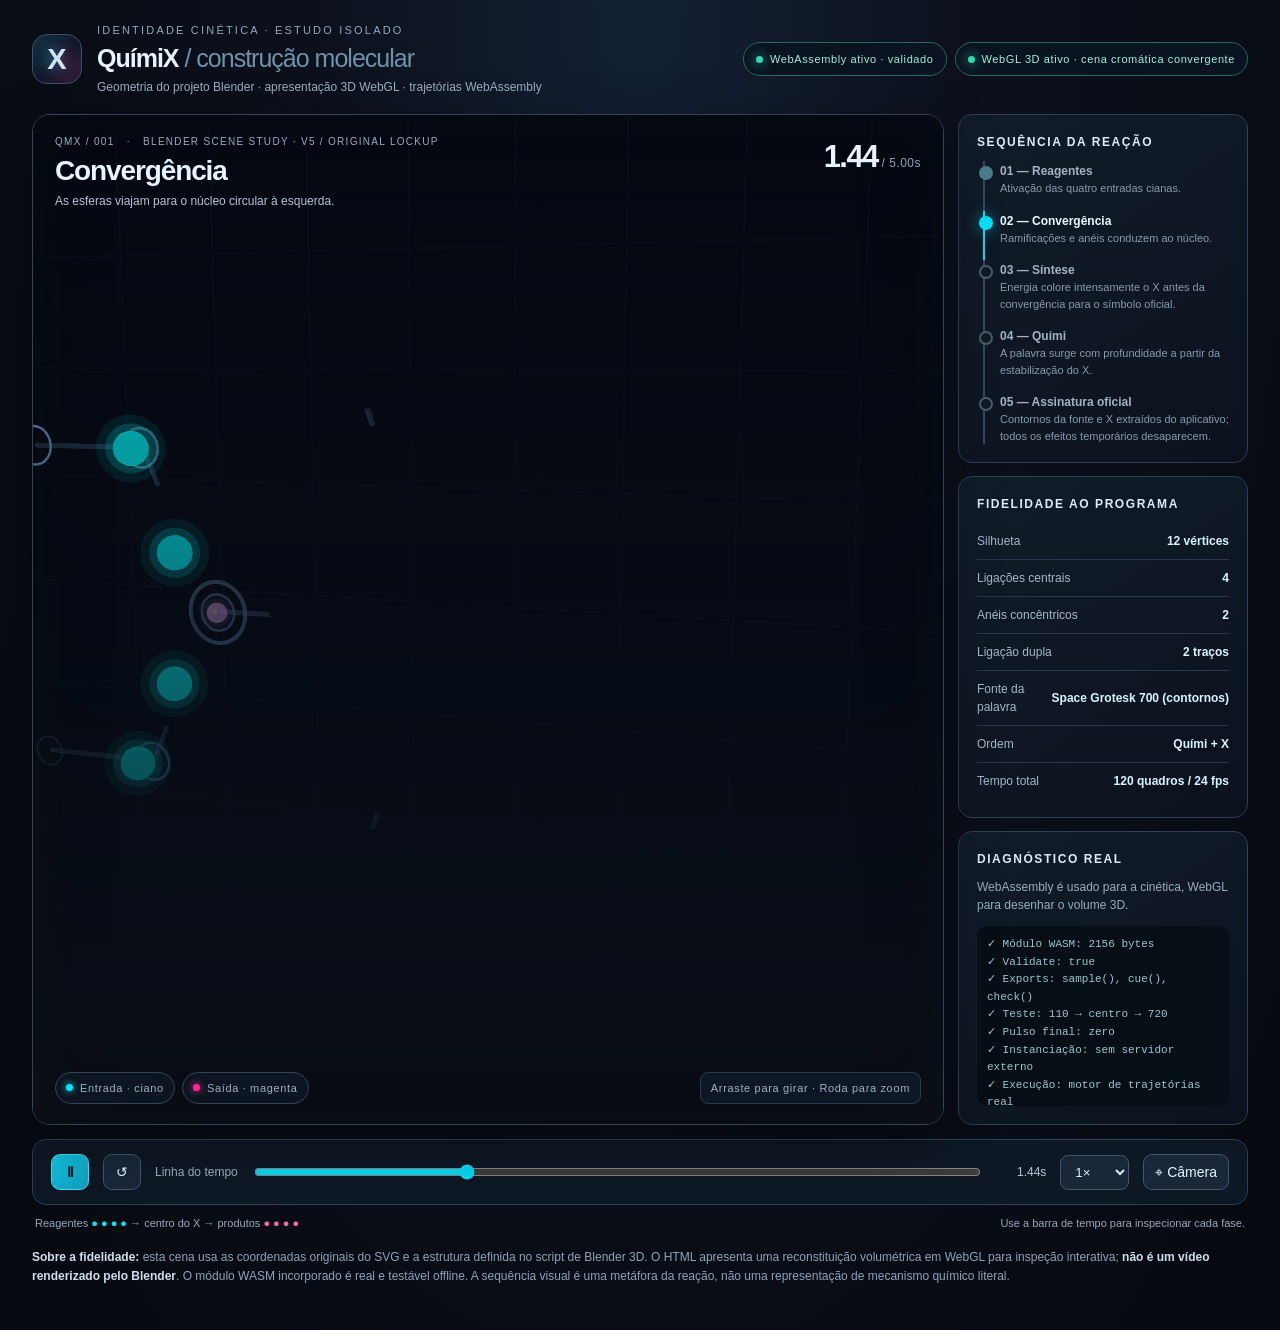
<file: experimentos-identidade/quimix/quimix_x_webassembly_3d_v5.html>
<!doctype html>
<html lang="pt-BR">
<head>
<meta charset="utf-8">
<meta name="viewport" content="width=device-width,initial-scale=1">
<meta name="theme-color" content="#0b101b">
<title>QuímiX — convergência para a marca oficial | V5</title>
<style>
:root{color-scheme:dark;--bg:#070b13;--panel:#101824;--muted:#8d9bb0;--line:#26384a;--cy:#00e5ff;--pi:#ff2a8d;--ink:#e8f3ff;--serif:'Segoe UI',Inter,Arial,sans-serif}
*{box-sizing:border-box}body{margin:0;background:radial-gradient(ellipse at 50% 0%,#142135 0,#0b101b 37%,#06090f 100%);font:14px/1.5 var(--serif);color:var(--ink);min-height:100vh}
button,input{font:inherit}button{cursor:pointer}button:focus-visible,input:focus-visible{outline:2px solid var(--cy);outline-offset:3px}
.app{width:min(1460px,100%);margin:auto;padding:22px clamp(14px,2.5vw,36px) 34px}
.top{display:flex;gap:20px;align-items:center;justify-content:space-between;margin-bottom:18px;flex-wrap:wrap}
.identity{display:flex;align-items:center;gap:15px}.identity-icon{width:50px;height:50px;border-radius:15px;border:1px solid #3b5366;background:linear-gradient(138deg,#133041,#101729 54%,#372039);display:grid;place-items:center;font-weight:800;font-size:29px;line-height:1;color:#cfe6ee;text-shadow:-4px 0 15px #00e5ff82,4px 0 15px #ff2a8d82}.eyebrow{font-size:11px;letter-spacing:.2em;color:#92a8be;text-transform:uppercase}.top h1{font-size:clamp(18px,2.4vw,25px);font-weight:630;letter-spacing:-.04em;margin:1px 0}.top p{color:#9daec1;font-size:12px;margin:0}
.status{display:flex;align-items:center;gap:8px;flex-wrap:wrap}.flag{border:1px solid #395066;border-radius:100px;font-size:11px;letter-spacing:.055em;padding:8px 12px;background:#0a1420;display:flex;align-items:center;gap:7px}.flag .dot{width:7px;height:7px;border-radius:50%;background:#677d95}.flag.good{border-color:#21685e;color:#9ef1da}.flag.good .dot{background:#33d6b4;box-shadow:0 0 12px #33d6b4}.flag.bad{border-color:#81463d;color:#f8bcad}.flag.bad .dot{background:#e97964}
.main{display:grid;grid-template-columns:minmax(0,1fr) 290px;gap:14px}.screen{overflow:hidden;background:#080e18;border:1px solid #344456;border-radius:18px;position:relative;min-height:530px;box-shadow:inset 0 0 70px #14304725,0 15px 55px #0005}.screen:before{content:"";position:absolute;inset:0;background:radial-gradient(ellipse at 42% 47%,#16344b42 0,transparent 56%),linear-gradient(180deg,#fff1 1px,transparent 1px),linear-gradient(90deg,#fff1 1px,transparent 1px);background-size:auto,44px 44px,44px 44px;mask-image:linear-gradient(90deg,transparent,#000 13% 87%,transparent);pointer-events:none;opacity:.35}.screen:after{content:"";position:absolute;inset:0;pointer-events:none;background:linear-gradient(180deg,#0f1b2a18,#090f18 94%)}
#view{position:absolute;inset:0;width:100%;height:100%;display:block;touch-action:none;cursor:grab;filter:saturate(1.08) contrast(1.03)}#view.dragging{cursor:grabbing}.screen:before{content:'';position:absolute;inset:0;pointer-events:none;background:radial-gradient(circle at 50% 54%,rgba(255,255,255,.03),rgba(255,255,255,0) 24%),radial-gradient(circle at 50% 54%,rgba(0,229,255,.10),rgba(0,229,255,0) 35%),radial-gradient(circle at 50% 54%,rgba(255,42,141,.08),rgba(255,42,141,0) 43%),linear-gradient(180deg,rgba(255,255,255,.02),rgba(255,255,255,0));mix-blend-mode:screen}.screen:after{content:'';position:absolute;inset:-1px;pointer-events:none;border-radius:18px;box-shadow:inset 0 0 80px rgba(255,255,255,.03),inset 0 -40px 80px rgba(0,0,0,.28)}
.display-top,.display-bottom{position:absolute;left:22px;right:22px;z-index:2;pointer-events:none}.display-top{top:19px;display:flex;align-items:start;justify-content:space-between;gap:10px}.scene-code{font-size:10px;letter-spacing:.13em;color:#9aadc1}.phase-title{font-size:clamp(18px,2.8vw,28px);font-weight:640;line-height:1.2;margin-top:5px;letter-spacing:-.04em}.phase-sub{font-size:12px;color:#b6c6d6;margin-top:4px;max-width:410px}.bigtime{font-size:31px;letter-spacing:-.05em;font-weight:600;text-align:right;font-variant-numeric:tabular-nums}.bigtime small{font-size:12px;color:#93a4b9;font-weight:400;letter-spacing:.04em}.display-bottom{bottom:20px;display:flex;justify-content:space-between;align-items:end;gap:15px;color:#9db0c4;font-size:11px;letter-spacing:.06em}.display-bottom .hint{background:#111d2bb8;border:1px solid #2a3b4d;border-radius:8px;padding:7px 10px}.chiprow{display:flex;gap:7px;flex-wrap:wrap}.element-chip{display:flex;gap:7px;align-items:center;background:#0d1824c4;border:1px solid #324355;padding:7px 10px;border-radius:100px}.element-chip i{width:7px;height:7px;background:var(--cy);border-radius:50%;box-shadow:0 0 7px var(--cy)}.element-chip.pink i{background:var(--pi);box-shadow:0 0 7px var(--pi)}
.side{display:flex;flex-direction:column;gap:13px}.panel{background:linear-gradient(145deg,#111c29,#0b121d);border:1px solid #2d4054;border-radius:14px;padding:18px}.panel h2{margin:0 0 10px;font-size:12px;font-weight:700;letter-spacing:.13em;text-transform:uppercase;color:#e0eaf4}.panel p{color:#98adc0;font-size:12px;margin:0 0 12px}.step{border-left:2px solid #344759;margin-left:6px;padding:1px 0 14px 15px;position:relative;color:#879aae}.step:last-child{padding-bottom:0}.step[role="button"]{cursor:pointer}.step:focus-visible{outline:2px solid var(--cy);outline-offset:2px}.step:before{content:"";position:absolute;left:-6px;top:5px;width:10px;height:10px;border-radius:50%;border:2px solid #485b6b;background:#0f1823}.step b{font-weight:650;display:block;color:#a4b3c2;font-size:12px}.step small{display:block;font-size:11px;line-height:1.5}.step.active{border-left-color:#00d8ee}.step.active:before{background:#00dcf5;border-color:#00dcf5;box-shadow:0 0 15px #00e5ff88}.step.active b{color:#ecfaff}.step.done:before{background:#497b8a;border-color:#497b8a}
.metric{display:grid;grid-template-columns:1fr auto;align-items:center;padding:9px 0;border-bottom:1px solid #26384b;color:#a7b8c9;font-size:12px}.metric:last-child{border-bottom:0}.metric strong{color:#d9f6ff;font-variant-numeric:tabular-nums}.metal{color:#eff8fc}.aqua{color:var(--cy)}.pinktext{color:#ff67a8}
.controls{display:flex;align-items:center;gap:14px;flex-wrap:wrap;background:#0e1724;border:1px solid #2a4055;border-radius:14px;margin-top:14px;padding:14px 18px}.action{display:grid;place-items:center;border:1px solid #40566b;border-radius:9px;background:#192738;color:#e6f6ff;height:36px;min-width:38px;padding:0 11px}.action.primary{background:linear-gradient(140deg,#14c4df,#0f9cbd);color:#00121c;border-color:#42daf4;font-weight:800}.action:hover{filter:brightness(1.14)}.time-slider{accent-color:#08d5ef;flex:1;min-width:180px;cursor:pointer}.speed{background:#182838;color:#deeeff;border:1px solid #40576c;border-radius:8px;padding:8px 10px}.ctl-time{width:49px;text-align:right;font-size:12px;color:#b4c8d9;font-variant-numeric:tabular-nums}.controls label{font-size:12px;color:#9dacbf}.legend{display:flex;justify-content:space-between;flex-wrap:wrap;gap:10px;padding:10px 3px 0;color:#95a8bc;font-size:11px}.smallnote{margin-top:16px;color:#8ea3b9;font-size:12px;line-height:1.6}.smallnote b{color:#d0e0ef}.alert{display:none;margin-top:12px;padding:14px;background:#311e28;border:1px solid #744754;border-radius:10px;color:#ffcad9;white-space:pre-wrap}.alert.visible{display:block}.diagnostics{font:11px/1.6 ui-monospace,SFMono-Regular,Consolas,monospace;color:#9cc6d1;white-space:pre-wrap;overflow-wrap:anywhere;background:#060e16;border-radius:10px;padding:10px;min-height:82px;max-height:180px;overflow:auto}
@media(max-width:1100px){.main{grid-template-columns:1fr}.side{display:grid;grid-template-columns:1fr 1fr}.screen{min-height:520px}}@media(max-width:650px){.app{padding:13px}.screen{min-height:440px;border-radius:12px}.display-top{top:14px;left:14px;right:14px}.display-bottom{left:14px;right:14px;bottom:13px}.display-bottom .hint{display:none}.side{grid-template-columns:1fr}.panel{padding:14px}.legend{gap:6px}.controls{padding:10px;gap:9px}.top{gap:10px}.identity-icon{width:43px;height:43px}.bigtime{font-size:24px}}@media(prefers-reduced-motion:reduce){*{scroll-behavior:auto!important;transition:none!important}}

/* V5 — tipografia extraída dos mesmos WOFF2 do aplicativo, convertida em contornos SVG;
   símbolo X copiado literalmente do HTML original, sem redesenhar a marca. */
.qm-official-lockup{position:absolute;left:50%;top:53%;z-index:2;display:flex;align-items:flex-end;gap:2px;transform:translate(-50%,-50%) scale(var(--lock-scale,2.65));transform-origin:center center;color:#edf0f5;white-space:nowrap;pointer-events:none;opacity:0;isolation:isolate}
.qm-original-name{display:block;width:79.891px;height:52px;position:relative;transform-origin:right bottom;will-change:transform,opacity;opacity:0;filter:none}
.qm-exact-word{width:100%;height:52px;display:block;overflow:visible}
.qm-original-x{display:block;flex:0 0 auto;width:60.923px;height:44px;position:relative;top:-2px;overflow:hidden;will-change:transform,opacity;opacity:0;color:#edf0f5}
.qm-original-x>svg{width:100%;height:100%;display:block;overflow:hidden}
.qm-original-x svg [stroke="#4a5568"]{stroke:#8c93a8}
/* The temporary extrusion lives on the word layer only, never on the final word or original mark */
.qm-original-name::before{content:'';position:absolute;inset:0;pointer-events:none;opacity:var(--type-depth,0);background:linear-gradient(120deg,transparent,#00e5ff13,transparent,#ff2a8d11);filter:drop-shadow(-8px 8px 5px rgba(0,0,0,.38))}
.qm-original-name::after{content:'';position:absolute;inset:0;pointer-events:none;opacity:var(--type-chroma,0);background:linear-gradient(90deg,#00e5ff2b,transparent 48%,#ff2a8d2d);mix-blend-mode:screen}
.qm-official-lockup.finished .qm-original-name::before,.qm-official-lockup.finished .qm-original-name::after{opacity:0}
.qm-original-x::before{content:'';position:absolute;inset:0;pointer-events:none;border-radius:60%;box-shadow:0 0 32px 9px rgba(0,229,255,var(--mark-glow,0)),0 0 28px 10px rgba(255,42,141,var(--mark-glow,0))}
.qm-official-lockup.finished .qm-original-x::before{display:none}
@media(max-width:980px){.qm-official-lockup{--lock-scale:2.1}}
@media(max-width:600px){.qm-official-lockup{--lock-scale:1.40;top:56%}}
@media(prefers-reduced-motion:reduce){.qm-original-name,.qm-original-x{transition:none!important}}

</style>
</head>
<body>
<main class="app">
  <div class="top"><div class="identity"><div class="identity-icon" aria-hidden="true">X</div><div><div class="eyebrow">Identidade cinética · estudo isolado</div><h1>QuímiX <span style="color:#7091a9;font-weight:400">/ construção molecular</span></h1><p>Geometria do projeto Blender · apresentação 3D WebGL · trajetórias WebAssembly</p></div></div><div class="status"><div class="flag" id="wasmStatus"><i class="dot"></i><span id="wasmLabel">Iniciando WebAssembly...</span></div><div class="flag" id="gpuStatus"><i class="dot"></i><span id="gpuLabel">Verificando WebGL...</span></div></div></div>
  <div class="main"><section class="screen" aria-label="Visualizador tridimensional da reação química estilizada"><canvas id="view" aria-label="Cena 3D: esferas cianas formam o X e geram nós magentas"></canvas><div id="officialLockup" class="qm-official-lockup" role="img" aria-label="QuímiX — assinatura oficial reproduzida do programa">
  <div id="officialWord" class="qm-original-name"><svg class="qm-exact-word" xmlns="http://www.w3.org/2000/svg" viewBox="0 0 79.891 52" width="79.891" height="52" role="presentation" aria-hidden="true"><g fill="currentColor" transform="translate(0 41) scale(0.03040 -0.03040)"><path transform="translate(0 0)" d="M338 -14Q206 -14 128.0 58.5Q50 131 50 266V434Q50 569 128.0 641.5Q206 714 338 714Q470 714 548.0 641.5Q626 569 626 434V266Q626 131 548.0 58.5Q470 -14 338 -14ZM338 104Q412 104 453.0 147.0Q494 190 494 262V438Q494 510 453.0 553.0Q412 596 338 596Q265 596 223.5 553.0Q182 510 182 438V262Q182 190 223.5 147.0Q265 104 338 104ZM384 -180Q335 -180 304.5 -149.5Q274 -119 274 -68V0H402V-48Q402 -78 430 -78H489V-180Z"/><path transform="translate(666 0)" d="M259 -8Q201 -8 157.5 18.5Q114 45 90.0 92.0Q66 139 66 200V496H192V210Q192 154 219.5 126.0Q247 98 298 98Q356 98 388.0 136.5Q420 175 420 244V496H546V0H422V65H404Q392 40 359.0 16.0Q326 -8 259 -8Z"/><path transform="translate(1272 0)" d="M70 0V496H196V0Z"/><path transform="translate(1528 0)" d="M70 0V496H194V442H212Q225 467 255.0 485.5Q285 504 334 504Q387 504 419.0 483.5Q451 463 468 430H486Q503 462 534.0 483.0Q565 504 622 504Q668 504 705.5 484.5Q743 465 765.5 425.5Q788 386 788 326V0H662V317Q662 358 641.0 378.5Q620 399 582 399Q539 399 515.5 371.5Q492 344 492 293V0H366V317Q366 358 345.0 378.5Q324 399 286 399Q243 399 219.5 371.5Q196 344 196 293V0Z"/><path transform="translate(2372 0)" d="M70 0V496H196V0ZM133 554Q99 554 75.5 576.0Q52 598 52 634Q52 670 75.5 692.0Q99 714 133 714Q168 714 191.0 692.0Q214 670 214 634Q214 598 191.0 576.0Q168 554 133 554Z"/></g><svg x="38.8" y="2" width="25.84" height="25.84" viewBox="0 0 20 20" overflow="visible">
<defs><linearGradient id="qm-v5-i-bond-grad" x1="0" y1="1" x2="1" y2="0"><stop offset="0" stop-color="#00e5ff"/><stop offset="1" stop-color="#ff2a8d"/></linearGradient></defs>
<line x1="4" y1="16.5" x2="15" y2="4.5" stroke="url(#qm-v5-i-bond-grad)" stroke-width="2.3" stroke-linecap="round"/>
<circle cx="4" cy="16.5" r="2.1" fill="#00c2e6"/><circle cx="4" cy="16.5" r="0.8" fill="#ffffff"/>
<circle cx="15" cy="4.5" r="2.8" fill="#ff2a8d"/><circle cx="15" cy="4.5" r="1" fill="#ffffff"/>
</svg></svg></div>
  <div id="officialMark" class="qm-original-x" aria-hidden="true"><svg xmlns="http://www.w3.org/2000/svg" viewBox="0 0 900 650" width="100%" height="100%">
          <defs>
          <filter id="qm-glow-cyan" x="-50%" y="-50%" width="200%" height="200%">
          <feGaussianBlur stdDeviation="12" result="blur1" />
          <feGaussianBlur stdDeviation="24" result="blur2" />
          <feMerge>
          <feMergeNode in="blur2" />
          <feMergeNode in="blur1" />
          <feMergeNode in="SourceGraphic" />
          </feMerge>
          </filter>
          <filter id="qm-glow-pink" x="-50%" y="-50%" width="200%" height="200%">
          <feGaussianBlur stdDeviation="12" result="blur1" />
          <feGaussianBlur stdDeviation="24" result="blur2" />
          <feMerge>
          <feMergeNode in="blur2" />
          <feMergeNode in="blur1" />
          <feMergeNode in="SourceGraphic" />
          </feMerge>
          </filter>
          <filter id="qm-node-glow-cyan" x="-100%" y="-100%" width="300%" height="300%">
          <feGaussianBlur stdDeviation="5" result="blur" />
          <feMerge>
          <feMergeNode in="blur" />
          <feMergeNode in="SourceGraphic" />
          </feMerge>
          </filter>
          <filter id="qm-node-glow-pink" x="-100%" y="-100%" width="300%" height="300%">
          <feGaussianBlur stdDeviation="5" result="blur" />
          <feMerge>
          <feMergeNode in="blur" />
          <feMergeNode in="SourceGraphic" />
          </feMerge>
          </filter>
          <clipPath id="qm-left-half">
          <rect x="0" y="0" width="450" height="650" />
          </clipPath>
          <clipPath id="qm-right-half">
          <rect x="450" y="0" width="450" height="650" />
          </clipPath>
          </defs>
          
          <line x1="450" y1="50" x2="450" y2="600" stroke="#4a5568" stroke-width="1.5" />
          
          <g clip-path="url(#qm-left-half)">
          <path d="M 265,100 L 370,100 L 450,270 L 530,100 L 635,100 L 495,325 L 635,550 L 530,550 L 450,380 L 370,550 L 265,550 L 405,325 Z" fill="none" stroke="#00e5ff" stroke-width="28" opacity="0.65" filter="url(#qm-glow-cyan)" />
          </g>
          
          <g clip-path="url(#qm-right-half)">
          <path d="M 265,100 L 370,100 L 450,270 L 530,100 L 635,100 L 495,325 L 635,550 L 530,550 L 450,380 L 370,550 L 265,550 L 405,325 Z" fill="none" stroke="#ff2a8d" stroke-width="28" opacity="0.65" filter="url(#qm-glow-pink)" />
          </g>
          
          <path d="M 265,100 L 370,100 L 450,270 L 530,100 L 635,100 L 495,325 L 635,550 L 530,550 L 450,380 L 370,550 L 265,550 L 405,325 Z" fill="currentColor" stroke="#4a5568" stroke-width="4" stroke-linejoin="miter" stroke-miterlimit="10" />
          
          <g stroke="#4a5568" stroke-width="2.5" stroke-linecap="round">
          <line x1="380" y1="180" x2="433" y2="325" />
          <line x1="380" y1="470" x2="433" y2="325" />
          <line x1="520" y1="180" x2="467" y2="325" />
          <line x1="520" y1="470" x2="467" y2="325" />
          </g>
          
          <circle cx="380" cy="180" r="7" fill="#00d2ff" filter="url(#qm-node-glow-cyan)" />
          <circle cx="380" cy="180" r="2.5" fill="currentColor" />
          <circle cx="380" cy="470" r="7" fill="#00d2ff" filter="url(#qm-node-glow-cyan)" />
          <circle cx="380" cy="470" r="2.5" fill="currentColor" />
          <circle cx="433" cy="325" r="7" fill="#00d2ff" filter="url(#qm-node-glow-cyan)" />
          <circle cx="433" cy="325" r="2.5" fill="currentColor" />
          
          <circle cx="520" cy="180" r="7" fill="#ff3385" filter="url(#qm-node-glow-pink)" />
          <circle cx="520" cy="180" r="2.5" fill="currentColor" />
          <circle cx="520" cy="470" r="7" fill="#ff3385" filter="url(#qm-node-glow-pink)" />
          <circle cx="520" cy="470" r="2.5" fill="currentColor" />
          <circle cx="467" cy="325" r="7" fill="#ff3385" filter="url(#qm-node-glow-pink)" />
          <circle cx="467" cy="325" r="2.5" fill="currentColor" />
          
          <line x1="433" y1="325" x2="260" y2="325" stroke="#4a5568" stroke-width="2.5" />
          <circle cx="260" cy="325" r="22" fill="none" stroke="#4a5568" stroke-width="2.5" />
          <circle cx="260" cy="325" r="13" fill="none" stroke="#4a5568" stroke-width="2.5" />
          <circle cx="260" cy="325" r="7" fill="#8b5cf6" filter="url(#qm-node-glow-cyan)" />
          <circle cx="260" cy="325" r="2.5" fill="currentColor" />
          
          <polyline points="245,310 200,210 110,210" fill="none" stroke="#4a5568" stroke-width="2.5" stroke-linejoin="round" />
          <polyline points="245,340 200,440 110,440" fill="none" stroke="#4a5568" stroke-width="2.5" stroke-linejoin="round" />
          
          <circle cx="200" cy="210" r="14" fill="currentColor" stroke="#4a5568" stroke-width="2.5" />
          <circle cx="200" cy="210" r="6" fill="#00d2ff" filter="url(#qm-node-glow-cyan)" />
          <circle cx="200" cy="210" r="2" fill="currentColor" />
          
          <circle cx="110" cy="210" r="14" fill="currentColor" stroke="#4a5568" stroke-width="2.5" />
          <circle cx="110" cy="210" r="6" fill="#00d2ff" filter="url(#qm-node-glow-cyan)" />
          <circle cx="110" cy="210" r="2" fill="currentColor" />
          
          <circle cx="200" cy="440" r="14" fill="currentColor" stroke="#4a5568" stroke-width="2.5" />
          <circle cx="200" cy="440" r="6" fill="#ff3385" filter="url(#qm-node-glow-pink)" />
          <circle cx="200" cy="440" r="2" fill="currentColor" />
          
          <circle cx="110" cy="440" r="11" fill="currentColor" stroke="#4a5568" stroke-width="2.5" />
          
          <line x1="467" y1="325" x2="575" y2="325" stroke="#4a5568" stroke-width="2.5" />
          <circle cx="575" cy="325" r="6" fill="currentColor" stroke="#4a5568" stroke-width="2.5" />
          
          <line x1="575" y1="325" x2="535" y2="260" stroke="#4a5568" stroke-width="2.5" />
          <line x1="575" y1="325" x2="535" y2="390" stroke="#4a5568" stroke-width="2.5" />
          
          <line x1="585" y1="319" x2="640" y2="319" stroke="#4a5568" stroke-width="2.5" />
          <line x1="585" y1="331" x2="640" y2="331" stroke="#4a5568" stroke-width="2.5" />
          
          <line x1="640" y1="325" x2="720" y2="210" stroke="#4a5568" stroke-width="2.5" />
          <line x1="640" y1="325" x2="720" y2="440" stroke="#4a5568" stroke-width="2.5" />
          
          <circle cx="720" cy="210" r="14" fill="currentColor" stroke="#4a5568" stroke-width="2.5" />
          <circle cx="720" cy="210" r="6" fill="#ff3385" filter="url(#qm-node-glow-pink)" />
          <circle cx="720" cy="210" r="2" fill="currentColor" />
          
          <circle cx="720" cy="440" r="11" fill="currentColor" stroke="#4a5568" stroke-width="2.5" />
          </svg></div>
  </div><div class="display-top"><div><div class="scene-code">QMX / 001 &nbsp; · &nbsp; BLENDER SCENE STUDY · V5 / ORIGINAL LOCKUP</div><div class="phase-title" id="phaseTitle">Reagentes</div><div class="phase-sub" id="phaseSub">Esferas cianas se ativam nas ramificações originais.</div></div><div class="bigtime"><span id="bigTime">0.00</span><small> / 5.00s</small></div></div><div class="display-bottom"><div class="chiprow"><span class="element-chip"><i></i> Entrada · ciano</span><span class="element-chip pink"><i></i> Saída · magenta</span></div><span class="hint">Arraste para girar · Roda para zoom</span></div></section><aside class="side"><section class="panel"><h2>Sequência da reação</h2><div class="step" id="step0" tabindex="0" role="button" aria-label="Ir à etapa 1 da animação"><b>01 — Reagentes</b><small>Ativação das quatro entradas cianas.</small></div><div class="step" id="step1" tabindex="0" role="button" aria-label="Ir à etapa 2 da animação"><b>02 — Convergência</b><small>Ramificações e anéis conduzem ao núcleo.</small></div><div class="step" id="step2" tabindex="0" role="button" aria-label="Ir à etapa 3 da animação"><b>03 — Síntese</b><small>Energia colore intensamente o X antes da convergência para o símbolo oficial.</small></div><div class="step" id="step3" tabindex="0" role="button" aria-label="Ir à etapa 4 da animação"><b>04 — Quími</b><small>A palavra surge com profundidade a partir da estabilização do X.</small></div><div class="step" id="step4" tabindex="0" role="button" aria-label="Ir à etapa 5 da animação"><b>05 — Assinatura oficial</b><small>Contornos da fonte e X extraídos do aplicativo; todos os efeitos temporários desaparecem.</small></div></section><section class="panel"><h2>Fidelidade ao programa</h2><div class="metric"><span>Silhueta</span><strong>12 vértices</strong></div><div class="metric"><span>Ligações centrais</span><strong>4</strong></div><div class="metric"><span>Anéis concêntricos</span><strong>2</strong></div><div class="metric"><span>Ligação dupla</span><strong>2 traços</strong></div><div class="metric"><span>Fonte da palavra</span><strong>Space Grotesk 700 (contornos)</strong></div><div class="metric"><span>Ordem</span><strong>Quími + X</strong></div><div class="metric"><span>Tempo total</span><strong>120 quadros / 24 fps</strong></div></section><section class="panel"><h2>Diagnóstico real</h2><p>WebAssembly é usado para a cinética, WebGL para desenhar o volume 3D.</p><div class="diagnostics" id="diag" aria-live="polite">Aguardando inicialização...</div></section></aside></div>
  <div class="controls"><button class="action primary" id="play" aria-label="Reproduzir ou pausar">▶</button><button class="action" id="restart" aria-label="Reiniciar">↺</button><label for="scrub">Linha do tempo</label><input class="time-slider" type="range" id="scrub" min="0" max="5" step="0.005" value="0" aria-label="Posição na linha do tempo, em segundos"><span class="ctl-time" id="seekLabel">0.00s</span><select class="speed" id="speed" aria-label="Velocidade"><option value="0.5">0,5×</option><option value="1" selected>1×</option><option value="1.5">1,5×</option><option value="2">2×</option></select><button class="action" id="resetCamera" aria-label="Redefinir ângulo de câmera">⌖ Câmera</button></div>
  <div class="legend"><span>Reagentes <span class="aqua">● ● ● ●</span> → centro do X → produtos <span class="pinktext">● ● ● ●</span></span><span>Use a barra de tempo para inspecionar cada fase.</span></div>
  <div id="error" class="alert" role="alert"></div>
  <p class="smallnote"><b>Sobre a fidelidade:</b> esta cena usa as coordenadas originais do SVG e a estrutura definida no script de Blender 3D. O HTML apresenta uma reconstituição volumétrica em WebGL para inspeção interativa; <b>não é um vídeo renderizado pelo Blender</b>. O módulo WASM incorporado é real e testável offline. A sequência visual é uma metáfora da reação, não uma representação de mecanismo químico literal.</p>
</main>
<script>
'use strict';
const WASM_B64 = 'AGFzbQEAAAABEgNgA39/fQF9YAJ/fQF9YAABfwMEAwABAgQFAXABAQEFAwEAAgYIAX8BQcCNBAsHIQQGbWVtb3J5AgAGc2FtcGxlAAADY3VlAAEFY2hlY2sAAgrDCgPzBQICfQV/QwAAAAAhAwJAIABBB0sNAEMAAAAAQwAAgD8gAiACQwAAgD9eGyACQwAAAABdGyEEIABBAnQiBUGgjYCAAGooAgAhBiAFQYCNgIAAaigCACEHAkACQAJAIAFBfWoOAgABAgsCQCAAQQNLDQBDAAAAAEMAAIA/IARDj8J1vJJDkMJ1PZUiAiACQwAAgD9eGyACQwAAAABdGyICIAKUQwAAQEAgAiACkpOUQwAAgD9DAAAAAEMAAIA/IARDcT0Kv5JDsEdhPZUiAiACQwAAgD9eGyACQwAAAABdGyICIAKUQwAAQEAgAiACkpOUk5QPC0MAAAAAQwAAgD8gBCAHKgIAIgKTIAJDrkdhPZIgApOVIgIgAkMAAIA/XhsgAkMAAAAAXRsiAiAClEMAAEBAIAIgApKTlA8LAkAgAEEDSw0AQwAAgD9DAAAAAEMAAIA/IARDXI8Cv5JDgBSuPZUiAiACQwAAgD9eGyACQwAAAABdGyICIAKUQwAAQEAgAiACkpOUk0NxPYo+lENI4To/[base64]/[base64]/kkOQwnU+lSIBIAFDAACAP14bIAFDAAAAAF0bIgEgAZRDAABAQCABIAGSk5QPC0MAAAAAQwAAgD8gAUNmZia/kkPiepQ+lSIBIAFDAACAP14bIAFDAAAAAF0bIgEgAZRDAABAQCABIAGSk5QPC0MAAAAAQwAAgD8gAUNcjwK/kkOYmZk9lSICIAJDAACAP14bIAJDAAAAAF0bIgIgApRDAABAQCACIAKSk5RDAACAP0MAAAAAQwAAgD8gAUOkcB2/kkNYj8I9lSIBIAFDAACAP14bIAFDAAAAAF0bIgEgAZRDAABAQCABIAGSk5STlA8LQwAAAABDAACAPyABQz0K176SQz4KVz6VIgEgAUMAAIA/XhsgAUMAAAAAXRsiASABlEMAAEBAIAEgAZKTlA8LQwAAAABDAACAPyABQx+FK7+SQ5qZmT6VIgEgAUMAAIA/XhsgAUMAAAAAXRsiASABlEMAAEBAIAEgAZKTlA8LQwAAAABDAACAPyABQylcDz6VIgEgAUMAAIA/XhsgAUMAAAAAXRsiASABlEMAAEBAIAEgAZKTlCECCyACCwgAQdia4YoFCwvIBQEAQYAIC8AFAAAAAAAA3EIAAFJD4XqUPuxROD4AANxCAABSQ+F6lD6amZk+AABIQwAAUkOamZk+zczMPgAAdUMAAJtDMzOzPkjh+j4AAIJDAICiQ83MzD4pXA8/AIDYQwCAokMAAAA/j8IVPwAA4UMAgKJDAAAAPwAAAAAAAEhDAABSQ5qZmT5cj0I+AABIQwAAUkOamZk+exSuPgAAdUMAAJtDexSuPh+F6z4AAIJDAICiQ+xRuD7NzAw/AIDYQwCAokMfhes+j8IVPwAA4UMAgKJDAAAAPwAAAAAAANxCAADcQ5qZmT7sUTg+AADcQgAA3EOamZk+UriePgAASEMAANxDmpmZPj0K1z4AAHVDAACqQzMzsz4AAAA/AACCQwCAokPNzMw+KVwPPwCA2EMAgKJDZmbmPo/CFT8AAOFDAICiQwAAAD8AAAAAAABIQwAA3EOamZk+zcxMPgAASEMAANxDmpmZPjMzsz4AAHVDAACqQ3sUrj7Xo/A+AACCQwCAokPsUbg+zcwMPwCA2EMAgKJDj8L1Po/CFT8AAOFDAICiQwAAAD8IrBw/AADhQwCAokNI4fo+16MwPwCA6UMAgKJDrkfhPlyPQj8AgOlDAICiQ6RwvT6uRyE/AADhQwCAokNI4fo+MzMzPwCA6UMAgKJDPQrXPoXrUT8AAAJEAAA0QzMzsz4v3SQ/AADhQwCAokNI4fo+7FE4PwCA6UMAgKJDPQrXPj0KVz8AAAJEAADrQzMzsz6wcig/AADhQwCAokNI4fo+7FE4PwCA6UMAgKJDPQrXPnE9Sj8AwA9EAICiQ1yPwj49Clc/AAAgRACAokNcj8I+exRuPwAANEQAAFJDMzOzPgAEAABwBAAA0AQAAEAFAACgBQAA0AUAAAAGAAAwBgAABwAAAAYAAAAHAAAABgAAAAMAAAADAAAAAwAAAAUAAAA=';
const $=id=>document.getElementById(id);
const canvas=$('view');let engine=null,wasm=null,glOK=false,now=(matchMedia('(prefers-reduced-motion: reduce)').matches?1:0),play=false,rate=1,last=0,angle=.19,tilt=.17,dist=8.6,drag=false,px=0,py=0;
const reduce=matchMedia('(prefers-reduced-motion: reduce)').matches;
const length=5;const points=[[265,100],[370,100],[450,270],[530,100],[635,100],[495,325],[635,550],[530,550],[450,380],[370,550],[265,550],[405,325]];
const left=[[[110,210],[200,210]],[[110,440],[200,440]],[[200,210],[245,310],[260,325]],[[200,440],[245,340],[260,325]],[[260,325],[433,325]]];
const right=[[[467,325],[575,325]],[[575,325],[535,260]],[[575,325],[535,390]],[[585,319],[640,319]],[[585,331],[640,331]],[[640,325],[720,210]],[[640,325],[720,440]]];
const innerL=[[[380,180],[433,325]],[[380,470],[433,325]]],innerR=[[[467,325],[520,180]],[[467,325],[520,470]]];
const CY=[0,.87,1], PI=[1,.18,.56], STEEL=[.34,.44,.56], GRAPH=[.16,.21,.27], WHITE=[.87,.97,1];
const xy=(p,z=.21)=>[(p[0]-450)*.008,(325-p[1])*.008,z], clamp=x=>Math.max(0,Math.min(1,x));
const smooth=(a,b,t)=>{let x=clamp((t-a)/(b-a));return x*x*(3-2*x)};
const mix=(a,b,t)=>a+(b-a)*t;
const easeOutCubic=t=>1-Math.pow(1-clamp(t),3);
const easeInOutCubic=t=>{t=clamp(t);return t<.5?4*t*t*t:1-Math.pow(-2*t+2,3)/2};
const easeOutBack=t=>{t=clamp(t);const c1=1.70158,c3=c1+1;return 1+c3*Math.pow(t-1,3)+c1*Math.pow(t-1,2)};
const pulse=(a,b,t,f=1)=>mix(a,b,.5+.5*Math.sin(t*f*Math.PI*2));
const pdesc=[
  ['Reagentes','Esferas cianas se ativam nas ramificações originais.'],
  ['Convergência','As esferas viajam para o núcleo circular à esquerda.'],
  ['Síntese','O X recebe destaque cromático máximo antes de convergir ao símbolo oficial.'],
  ['Quími','A palavra se encaixa à esquerda do X e recupera o aspecto do programa.'],
  ['Assinatura oficial','O Quími e o X encaixam no arranjo original; os efeitos 3D se dissipam.']
];
function phase(t){return t<.15?0:t<.51?1:t<.65?2:t<.93?3:4}
function diag(s){$('diag').textContent=s}
function flag(id,label,ok,message){const n=$(id);n.classList.toggle('good',ok);n.classList.toggle('bad',!ok);$(label).textContent=message}
function error(message){$('error').classList.add('visible');$('error').textContent=message}
async function initWasm(){
  try {
    const bin=Uint8Array.from(atob(WASM_B64),c=>c.charCodeAt(0));
    if(!WebAssembly.validate(bin))throw new Error('WebAssembly.validate retornou false');
    const {instance}=await WebAssembly.instantiate(bin);
    const m=instance.exports;
    if(!m.sample||!m.cue||m.check()!==0x51584D58)throw new Error('Teste de integridade do módulo não passou');
    if(Math.abs(m.sample(0,0,0)-110)>.01||Math.abs(m.sample(7,0,1)-720)>.01||m.cue(3,1)>.01)throw new Error('Resultados de cinética fora da faixa de referência');
    wasm=m;flag('wasmStatus','wasmLabel',true,'WebAssembly ativo · validado');
    diag('✓ Módulo WASM: '+bin.length+' bytes\n✓ Validate: true\n✓ Exports: sample(), cue(), check()\n✓ Teste: 110 → centro → 720\n✓ Pulso final: zero\n✓ Instanciação: sem servidor externo\n✓ Execução: motor de trajetórias real');
    $('play').disabled=false;if(!reduce){play=true;$('play').textContent='Ⅱ'}
  }catch(e){flag('wasmStatus','wasmLabel',false,'WebAssembly indisponível');diag('✗ '+e.message+'\nNão há simulação de cinética falsa.');error('Não foi possível ativar WebAssembly: '+e.message+'. A cena fica em repouso até que o navegador ofereça suporte WASM.');$('play').disabled=true}
}
const vector=(x,y,z)=>[x,y,z];const sub=(a,b)=>[a[0]-b[0],a[1]-b[1],a[2]-b[2]], add=(a,b)=>[a[0]+b[0],a[1]+b[1],a[2]+b[2]], mul=(a,s)=>[a[0]*s,a[1]*s,a[2]*s], dot=(a,b)=>a[0]*b[0]+a[1]*b[1]+a[2]*b[2],cross=(a,b)=>[a[1]*b[2]-a[2]*b[1],a[2]*b[0]-a[0]*b[2],a[0]*b[1]-a[1]*b[0]],len=a=>Math.hypot(...a),norm=a=>{const l=len(a)||1;return a.map(x=>x/l)};
function perspective(fov,aspect,near,far){const f=1/Math.tan(fov/2), nf=1/(near-far);return new Float32Array([f/aspect,0,0,0,0,f,0,0,0,0,(far+near)*nf,-1,0,0,(2*far*near)*nf,0])}
function lookAt(eye,center,up){const z=norm(sub(eye,center)),x=norm(cross(up,z)),y=cross(z,x);return new Float32Array([x[0],y[0],z[0],0,x[1],y[1],z[1],0,x[2],y[2],z[2],0,-dot(x,eye),-dot(y,eye),-dot(z,eye),1]);}
function matMul(a,b){const o=new Float32Array(16);for(let c=0;c<4;c++)for(let r=0;r<4;r++)for(let k=0;k<4;k++)o[c*4+r]+=a[k*4+r]*b[c*4+k];return o}
function mat(x=0,y=0,z=0,sx=1,sy=1,sz=1){return new Float32Array([sx,0,0,0,0,sy,0,0,0,0,sz,0,x,y,z,1])}
function segmentMat(a,b,r){const d=sub(b,a),l=len(d);if(l<.00001)return null;const z=norm(d),x=norm(cross(Math.abs(z[2])>.93?[0,1,0]:[0,0,1],z)),y=cross(z,x),m=mul(add(a,b),.5);return new Float32Array([x[0]*r,x[1]*r,x[2]*r,0,y[0]*r,y[1]*r,y[2]*r,0,z[0]*l,z[1]*l,z[2]*l,0,m[0],m[1],m[2],1]);}
function shader(gl,type,src){let s=gl.createShader(type);gl.shaderSource(s,src);gl.compileShader(s);if(!gl.getShaderParameter(s,gl.COMPILE_STATUS))throw Error('Shader: '+gl.getShaderInfoLog(s));return s}
function createMesh(gl,v,indices){const data=new Float32Array(v),idx=new Uint16Array(indices);const buf=gl.createBuffer(),elem=gl.createBuffer();gl.bindBuffer(gl.ARRAY_BUFFER,buf);gl.bufferData(gl.ARRAY_BUFFER,data,gl.STATIC_DRAW);gl.bindBuffer(gl.ELEMENT_ARRAY_BUFFER,elem);gl.bufferData(gl.ELEMENT_ARRAY_BUFFER,idx,gl.STATIC_DRAW);return {buf,elem,count:idx.length}}
function uvSphere(){let v=[],inds=[],lon=22,lat=14;for(let j=0;j<=lat;j++){let a=Math.PI*j/lat;for(let i=0;i<=lon;i++){let b=2*Math.PI*i/lon,x=Math.sin(a)*Math.cos(b),y=Math.sin(a)*Math.sin(b),z=Math.cos(a);v.push(x,y,z,x,y,z)}}for(let j=0;j<lat;j++)for(let i=0;i<lon;i++){let a=j*(lon+1)+i,b=a+lon+1;inds.push(a,b,a+1,b,b+1,a+1)}return {v,inds}}
function cylinder(){let v=[],inds=[],n=18;for(let j=0;j<2;j++){let z=j-.5;for(let i=0;i<=n;i++){let a=2*Math.PI*i/n,x=Math.cos(a),y=Math.sin(a);v.push(x,y,z,x,y,0)}}for(let i=0;i<n;i++){let k=n+1;inds.push(i,i+k,i+1,i+k,i+k+1,i+1)}return {v,inds}}
function torus(){let v=[],inds=[],N=56,M=8;for(let i=0;i<=N;i++){let a=i/N*Math.PI*2;for(let j=0;j<=M;j++){let b=j/M*Math.PI*2,rr=1+Math.cos(b)*.065,z=Math.sin(b)*.065;v.push(rr*Math.cos(a),rr*Math.sin(a),z,Math.cos(a)*Math.cos(b),Math.sin(a)*Math.cos(b),Math.sin(b))}}for(let i=0;i<N;i++)for(let j=0;j<M;j++){let a=i*(M+1)+j,b=a+M+1;inds.push(a,a+1,b,a+1,b+1,b)}return {v,inds}}
function area(poly){return poly.reduce((a,p,i)=>a+p[0]*poly[(i+1)%poly.length][1]-poly[(i+1)%poly.length][0]*p[1],0)/2}
function tris(poly){const order=[...poly.keys()],ccw=area(poly)>0?1:-1,out=[];function cross2(a,b,c){return (b[0]-a[0])*(c[1]-a[1])-(b[1]-a[1])*(c[0]-a[0])}function inside(a,b,c,p){let q=cross2(a,b,p),r=cross2(b,c,p),s=cross2(c,a,p);return ccw>0?q>=0&&r>=0&&s>=0:q<=0&&r<=0&&s<=0}let loops=0;while(order.length>3&&loops++<100){let found=false;for(let i=0;i<order.length;i++){let p=order[(i+order.length-1)%order.length],q=order[i],r=order[(i+1)%order.length],a=poly[p],b=poly[q],c=poly[r];if(cross2(a,b,c)*ccw<=.0000001)continue;let valid=true;for(let k of order)if(k!==p&&k!==q&&k!==r&&inside(a,b,c,poly[k])){valid=false;break}if(!valid)continue;out.push(...(ccw>0?[p,q,r]:[r,q,p]));order.splice(i,1);found=true;break}if(!found)throw Error('Não foi possível triangular a silhueta fiel do X')}out.push(...(ccw>0?order:[...order].reverse()));return out}
function xMesh(){const poly=points.map(p=>xy(p,0)),faces=tris(poly),n=poly.length,v=[],inds=[];for(let side=0;side<2;side++){let z=side===0?.15:-.15,normal=side===0?1:-1;for(let p of poly)v.push(p[0],p[1],z,0,0,normal);for(let i=0;i<faces.length;i+=3){if(side===0)inds.push(faces[i],faces[i+1],faces[i+2]);else inds.push(n+faces[i+2],n+faces[i+1],n+faces[i]);}}
const ccw=area(poly)>0?1:-1;for(let i=0;i<n;i++){let a=poly[i],b=poly[(i+1)%n],d=norm([b[1]-a[1],-(b[0]-a[0]),0]).map(q=>q*ccw),base=v.length/6;v.push(a[0],a[1],.15,...d,b[0],b[1],.15,...d,a[0],a[1],-.15,...d,b[0],b[1],-.15,...d);inds.push(base,base+2,base+1,base+1,base+2,base+3)}return {v,inds}}
function initGL(){const gl=canvas.getContext('webgl',{antialias:true,alpha:false,preserveDrawingBuffer:false})||canvas.getContext('experimental-webgl');if(!gl)throw Error('WebGL indisponível neste navegador');const vs=shader(gl,gl.VERTEX_SHADER,'attribute vec3 aP;attribute vec3 aN;uniform mat4 uM;uniform mat4 uVP;varying vec3 vN;varying vec3 vP;void main(){vec4 p=uM*vec4(aP,1.);vP=p.xyz;vN=normalize(mat3(uM)*aN);gl_Position=uVP*p;}'),fs=shader(gl,gl.FRAGMENT_SHADER,'precision mediump float;varying vec3 vN;varying vec3 vP;uniform vec3 uColor;uniform float uEm,uAlpha;void main(){vec3 n=normalize(vN);vec3 lit=normalize(vec3(-.43,.68,1.));float d=max(dot(n,lit),0.);float r=pow(1.-abs(n.z),2.0);vec3 col=uColor*(.28+d*.65+r*.35+uEm*1.2);col+=vec3(.07,.12,.17)*max(0.,dot(n,normalize(vec3(.3,-.7,.5))));gl_FragColor=vec4(col,uAlpha);}');let program=gl.createProgram();gl.attachShader(program,vs);gl.attachShader(program,fs);gl.linkProgram(program);if(!gl.getProgramParameter(program,gl.LINK_STATUS))throw Error('Link: '+gl.getProgramInfoLog(program));const attrP=gl.getAttribLocation(program,'aP'),attrN=gl.getAttribLocation(program,'aN');const u={M:gl.getUniformLocation(program,'uM'),VP:gl.getUniformLocation(program,'uVP'),Color:gl.getUniformLocation(program,'uColor'),Em:gl.getUniformLocation(program,'uEm'),Alpha:gl.getUniformLocation(program,'uAlpha')};let primitives={sphere:createMesh(gl,...Object.values(uvSphere())),cylinder:createMesh(gl,...Object.values(cylinder())),torus:createMesh(gl,...Object.values(torus())),x:createMesh(gl,...Object.values(xMesh()))};gl.enable(gl.DEPTH_TEST);gl.depthFunc(gl.LEQUAL);gl.enable(gl.BLEND);gl.blendFunc(gl.SRC_ALPHA,gl.ONE_MINUS_SRC_ALPHA);gl.clearColor(.023,.041,.069,1);gl.useProgram(program);gl.enableVertexAttribArray(attrP);gl.enableVertexAttribArray(attrN);
 function draw(mesh,model,col,em=0,alpha=1){if(!model||alpha<.005)return;const m=primitives[mesh];gl.bindBuffer(gl.ARRAY_BUFFER,m.buf);gl.vertexAttribPointer(attrP,3,gl.FLOAT,false,24,0);gl.vertexAttribPointer(attrN,3,gl.FLOAT,false,24,12);gl.bindBuffer(gl.ELEMENT_ARRAY_BUFFER,m.elem);gl.uniformMatrix4fv(u.M,false,model);gl.uniform3fv(u.Color,col);gl.uniform1f(u.Em,em);gl.uniform1f(u.Alpha,Math.min(1,alpha));gl.depthMask(alpha>.98);gl.drawElements(gl.TRIANGLES,m.count,gl.UNSIGNED_SHORT,0);}
 function orb(svg,r,c,alpha=1,em=0,z=.34){let p=xy(svg,z);if(alpha<.005)return;draw('sphere',mat(...p,r,r,r),c,em,alpha);if(em>.05){draw('sphere',mat(...p,r*1.42,r*1.42,r*1.42),c,Math.max(1.2,em*.68),alpha*.14);draw('sphere',mat(...p,r*1.92,r*1.92,r*1.92),c,Math.max(.55,em*.24),alpha*.06);draw('sphere',mat(p[0]-r*.15,p[1]+r*.15,p[2]+r*.12,r*.22,r*.22,r*.22),WHITE,1.5,alpha*.42)}}
 function link(a,b,col=STEEL,alpha=1,r=.015,z=.30){draw('cylinder',segmentMat(xy(a,z),xy(b,z),r),col,.1,alpha)}
 function chain(coords,part,col=STEEL,alpha=1,r=.015,z=.30){if(part<=0||alpha<=0)return;let full=0;for(let i=0;i<coords.length-1;i++){full+=len(sub(coords[i+1].concat(0),coords[i].concat(0)))}let remaining=part*full;for(let i=0;i<coords.length-1;i++){let a=coords[i],b=coords[i+1],L=len(sub(b.concat(0),a.concat(0)));if(remaining<=0)break;let q=Math.min(1,remaining/L);link(a,[a[0]+(b[0]-a[0])*q,a[1]+(b[1]-a[1])*q],col,alpha,r,z);remaining-=L}}
 function ring(svg,r,col,alpha=1,z=.32){let p=xy(svg,z);draw('torus',mat(...p,r,r,r),col,.6,alpha)}
 function render(t){let c=wasm?wasm.cue:null;const prog=i=>c?clamp(c(i,t)):0;let rawLp=prog(0),rawBp=prog(1),rawRp=prog(2),rawEvent=prog(3),rawCn=prog(4),rawPn=prog(5);
  let lp=easeInOutCubic(rawLp),bp=rawBp>=.999?1:easeOutBack(rawBp),rp=easeInOutCubic(rawRp),event=easeOutCubic(rawEvent),cn=easeInOutCubic(rawCn),pn=easeInOutCubic(rawPn),corePulse=.55+.45*Math.sin((t*length*1.6+event*.7)*Math.PI*2)*event;
  let w=canvas.clientWidth||900,h=canvas.clientHeight||520,dpr=Math.min(devicePixelRatio||1,2),W=Math.floor(w*dpr),H=Math.floor(h*dpr);if(canvas.width!==W||canvas.height!==H){canvas.width=W;canvas.height=H}gl.viewport(0,0,W,H);gl.clear(gl.COLOR_BUFFER_BIT|gl.DEPTH_BUFFER_BIT);
  let camAngle=angle + .16*smooth(.08,.42,rawLp) - .10*smooth(.64,.96,rawRp), camTilt=tilt + .05*Math.sin(t*length*.8)*smooth(.16,.92,rawBp), camDist=Math.max(5.2,dist - 1.25*smooth(.20,.76,rawBp) - .42*event + .16*smooth(.83,1,rawRp));
  let eye=[Math.sin(camAngle)*Math.cos(camTilt)*camDist,Math.sin(camTilt)*camDist,Math.cos(camAngle)*Math.cos(camTilt)*camDist];gl.uniformMatrix4fv(u.VP,false,matMul(perspective(.63,W/H,.1,55),lookAt(eye,[0,0,.04],[0,1,0])));
  let gridAlpha=.16 + .10*smooth(.15,.95,rawBp);
  for(let x=-4;x<=4;x++)link([450+x*80,-20],[450+x*80,685],[.09,.15,.23],gridAlpha,.003,-.40);
  for(let y=-3;y<=3;y++)link([-100,325+y*85],[1000,325+y*85],[.09,.15,.23],gridAlpha,.003,-.40);
  if(bp>.001){let sx=.025+.995*bp, sz=.14+1.18*bp;let chromaRise=smooth(.34,.78,rawBp), settle=smooth(.84,1,t), chroma=chromaRise*(1-settle), official=settle;draw('x',mat(0,0,.01,sx*1.09,sx*1.09,sz*1.14),[.10,.15,.22],.7+.45*event,.20+.18*bp);if(chroma>.001){draw('x',mat(-.08,0,.05,sx*1.05,sx*1.05,sz*1.02),CY,1.8+2.4*chroma,.08+.12*chroma);draw('x',mat(.08,0,.05,sx*1.05,sx*1.05,sz*1.02),PI,1.8+2.4*chroma,.08+.12*chroma);draw('x',mat(0,0,.02,sx*1.02,sx*1.02,sz*.99),[.68,.74,.8],.25+1.1*chroma,.18+.12*chroma);}draw('x',mat(0,0,0,sx,sx,sz),GRAPH,.95+1.1*event,.42+.28*bp+.30*official);draw('x',mat(0,0,.03,sx*.992,sx*.992,sz*.94),[.25,.30,.37],.18,.88+.12*official);for(let i=0;i<points.length;i++){const a=points[i],b=points[(i+1)%points.length],col=a[0]+b[0]<900?CY:PI;let edgeAlpha=(.16+.34*chroma+.12*official)*bp;chain([a,b],smooth(.10,1,bp),col,edgeAlpha,.0135,.21)}}
  left.forEach((seg,i)=>chain(seg,clamp((lp-(i<2?0:.21))/(i<2?.34:.79)),STEEL,.48+lp*.4,.0135,.31));
  if(lp>.12){ring([260,325],.176,STEEL,lp,.35);ring([260,325],.104,STEEL,lp,.35);orb([260,325],.058,[.53,.35,1],lp,1.35,.36)}
  [[110,210],[200,210],[200,440],[110,440]].forEach((p,i)=>{let factor=clamp((lp-(i===0?.10:i===1?.17:i===2?.25:.33))*3.9);ring(p,i===3?.088:.112,STEEL,factor,.33)});
  innerL.forEach((ch,i)=>chain(ch,clamp((lp-.36)*2.8),STEEL,lp,.0155,.38));
  [[380,180],[380,470],[433,325]].forEach((p,i)=>orb(p,.064,CY,cn*.95,2.5,.46));
  if(wasm)for(let i=0;i<4;i++){let px=wasm.sample(i,0,t),py=wasm.sample(i,1,t),z=wasm.sample(i,2,t),alpha=wasm.sample(i,3,t),sz=wasm.sample(i,4,t);orb([px,py],.10*sz,CY,alpha,3.2,z+.10)}
  if(event>.002){draw('sphere',mat(0,0,.14,.22+.20*event,.22+.20*event,.22+.20*event),[.16,.32,.38],1.1,.12+.08*event);orb([450,325],.19*(.45+.85*event),WHITE,.68*event,5.5,.61);ring([450,325],.13+.54*event,CY,event*.8,.52);ring([450,325],.10+.76*event,PI,event*.34,.56)}
  right.forEach((seg,i)=>chain(seg,clamp((rp-i*.06)*1.95),STEEL,.34+rp*.66,.0152,.32));
  innerR.forEach((ch,i)=>chain(ch,clamp((rp-.06-i*.05)*2.15),STEEL,rp,.0152,.39));
  [[467,325],[520,180],[520,470]].forEach((p,i)=>orb(p,.068,PI,clamp((pn-i*.09)*2.55),2.3,.44));
  if(wasm)for(let i=4;i<8;i++){let x=wasm.sample(i,0,t),y=wasm.sample(i,1,t),z=wasm.sample(i,2,t),alpha=wasm.sample(i,3,t),sz=wasm.sample(i,4,t);orb([x,y],.086*sz,PI,alpha,3.0,z+.10)}
  ring([720,210],.112,STEEL,rp,.33);ring([720,440],.088,STEEL,rp,.33);orb([720,210],.07,PI,clamp((pn-.24)*2.2),2.6,.41);
  orb([200,440],.05,PI,smooth(.94,.985,t),1.1,.40);
  orb([433,325],.07,CY,cn,2.2+.8*corePulse,.49);
  orb([467,325],.07,PI,pn,2.2+.8*corePulse,.49);
 }
 flag('gpuStatus','gpuLabel',true,'WebGL 3D ativo · cena cromática convergente');return {render}
}

/* Canvas fallback renders the *same source geometry* with a projected, shaded
   construction. It does not pretend to be WebGL: the status explicitly says so.
   Every moving sphere still samples the same WebAssembly kernel. */
function initCanvasFallback(){
 const ctx=canvas.getContext('2d',{alpha:false});if(!ctx)throw Error('WebGL e Canvas 2D indisponíveis');
 function render(t){
  const DPR=Math.min(devicePixelRatio||1,2),width=canvas.clientWidth||900,height=canvas.clientHeight||520;
  let W=Math.ceil(width*DPR),H=Math.ceil(height*DPR);
  if(canvas.width!==W||canvas.height!==H){canvas.width=W;canvas.height=H}ctx.setTransform(DPR,0,0,DPR,0,0);
  let rawLp=wasm?wasm.cue(0,t):0,rawBp=wasm?wasm.cue(1,t):0,rawRp=wasm?wasm.cue(2,t):0,rawEnergy=wasm?wasm.cue(3,t):0,rawCyan=wasm?wasm.cue(4,t):0,rawPink=wasm?wasm.cue(5,t):0;
  let leftProgress=easeInOutCubic(rawLp),bodyProgress=rawBp>=.999?1:easeOutBack(rawBp),rightProgress=easeInOutCubic(rawRp),energy=easeOutCubic(rawEnergy),cyan=easeInOutCubic(rawCyan),pink=easeInOutCubic(rawPink),corePulse=.55+.45*Math.sin((t*length*1.6+energy*.7)*Math.PI*2)*energy;
  let camAngle=angle + .16*smooth(.08,.42,rawLp) - .10*smooth(.64,.96,rawRp), camTilt=tilt + .05*Math.sin(t*length*.8)*smooth(.16,.92,rawBp), camDist=Math.max(5.2,dist - 1.25*smooth(.20,.76,rawBp) - .42*energy + .16*smooth(.83,1,rawRp));
  let cx=width*.5,cy=height*.55,unit=Math.min(width/7.7,height/5.15);
  function pos(p,z=.15){let v=xy(p,z),x=v[0],y=v[1],zz=v[2];let xx=x*Math.cos(camAngle)+zz*Math.sin(camAngle),dep=zz*Math.cos(camAngle)-x*Math.sin(camAngle),yy=y*Math.cos(camTilt)-dep*Math.sin(camTilt),depth=dep*Math.cos(camTilt)+y*Math.sin(camTilt), k=camDist/(camDist-depth);return [cx+xx*unit*k,cy-yy*unit*k,k];}
  function path(pnts,z=.15){ctx.beginPath();pnts.forEach((p,i)=>{let [x,y]=pos(p,z);i?ctx.lineTo(x,y):ctx.moveTo(x,y)})}
  function strokeline(pnts,part,color,alpha=.8,thick=1.7,z=.22){if(part<=0||alpha<=0)return;let distances=[0],tot=0;for(let i=1;i<pnts.length;i++){tot+=Math.hypot(pnts[i][0]-pnts[i-1][0],pnts[i][1]-pnts[i-1][1]);distances.push(tot)}let total=tot*clamp(part),pp=[pnts[0]];for(let i=1;i<pnts.length;i++){let seg=distances[i]-distances[i-1];if(total>=distances[i])pp.push(pnts[i]);else if(total>distances[i-1]){let q=(total-distances[i-1])/seg;pp.push([pnts[i-1][0]+(pnts[i][0]-pnts[i-1][0])*q,pnts[i-1][1]+(pnts[i][1]-pnts[i-1][1])*q]);break}else break}if(pp.length<2)return;ctx.save();ctx.globalAlpha=alpha;ctx.strokeStyle=color;ctx.lineWidth=thick;ctx.lineCap='round';ctx.lineJoin='round';ctx.shadowBlur=thick*2.5;ctx.shadowColor=color;path(pp,z);ctx.stroke();ctx.restore()}
  function dot(p,r,color,alpha=1,power=1){if(alpha<=.001)return;let [x,y,k]=pos(p,.4),rad=r*unit*k*2.55;ctx.save();ctx.globalAlpha=alpha;let g=ctx.createRadialGradient(x,y,0,x,y,rad*(3.2+.7*power));g.addColorStop(0,color+'ee');g.addColorStop(.22,color+'75');g.addColorStop(.55,color+'1d');g.addColorStop(1,color+'00');ctx.fillStyle=g;ctx.beginPath();ctx.arc(x,y,rad*(3.2+.7*power),0,Math.PI*2);ctx.fill();ctx.fillStyle=color;ctx.shadowBlur=22+8*power;ctx.shadowColor=color;ctx.beginPath();ctx.arc(x,y,Math.max(2.2,rad),0,Math.PI*2);ctx.fill();ctx.beginPath();ctx.globalAlpha=alpha*.16;ctx.arc(x,y,Math.max(4,rad*1.9),0,Math.PI*2);ctx.fill();ctx.fillStyle='#effcff';ctx.globalAlpha=alpha*.7;ctx.beginPath();ctx.arc(x-rad*.28,y-rad*.34,Math.max(.8,rad*.24),0,Math.PI*2);ctx.fill();ctx.restore()}
  function ring(p,r,color,alpha=1,power=1){if(alpha<=0)return;let [x,y,k]=pos(p,.28),rr=r*unit*k;ctx.save();ctx.globalAlpha=alpha;ctx.strokeStyle=color;ctx.lineWidth=1.5+.8*power;ctx.shadowBlur=10+6*power;ctx.shadowColor=color;ctx.beginPath();ctx.ellipse(x,y,rr,rr*(.97-.10*Math.abs(camTilt)),0,0,Math.PI*2);ctx.stroke();ctx.restore()}
  ctx.clearRect(0,0,width,height);const bg=ctx.createRadialGradient(cx,cy,5,cx,cy,width*.72);bg.addColorStop(0,'#13324e');bg.addColorStop(.48,'#0d1a2d');bg.addColorStop(.78,'#091220');bg.addColorStop(1,'#060c15');ctx.fillStyle=bg;ctx.fillRect(0,0,width,height);
  let aura=ctx.createRadialGradient(cx,cy,0,cx,cy,width*.33);aura.addColorStop(0,'rgba(255,255,255,.03)');aura.addColorStop(.15,'rgba(0,229,255,.11)');aura.addColorStop(.32,'rgba(255,42,141,.09)');aura.addColorStop(1,'rgba(0,0,0,0)');ctx.fillStyle=aura;ctx.fillRect(0,0,width,height);
  for(let i=-4;i<=4;i++)strokeline([[450+i*80,-20],[450+i*80,670]],1,'#243b54',.27+.08*smooth(.15,.95,rawBp),.8,-.3);
  for(let i=-3;i<=3;i++)strokeline([[-100,325+i*85],[1000,325+i*85]],1,'#243b54',.27+.08*smooth(.15,.95,rawBp),.8,-.3);
  if(bodyProgress>.001){const b=.025+.995*bodyProgress,ss=points.map(p=>[450+(p[0]-450)*b,325+(p[1]-325)*b]);const chromaRise=smooth(.34,.78,rawBp),settle=smooth(.84,1,t),chroma=chromaRise*(1-settle),official=settle;ctx.save();ctx.globalAlpha=.22+.18*bodyProgress;ctx.fillStyle='#0f151d';ctx.shadowColor='#00d7f44a';ctx.shadowBlur=25*bodyProgress;path(ss.map(p=>[p[0]+6,p[1]+10]),-.10);ctx.fill();ctx.restore();if(chroma>.001){ctx.save();ctx.globalAlpha=.10+.20*chroma;path(ss,.16);const glowSplit=ctx.createLinearGradient(cx-220,cy,cx+220,cy);glowSplit.addColorStop(0,'#00e5ff');glowSplit.addColorStop(.44,'#7fefff');glowSplit.addColorStop(.56,'#ffd8ea');glowSplit.addColorStop(1,'#ff2a8d');ctx.fillStyle=glowSplit;ctx.shadowBlur=38+18*chroma;ctx.shadowColor='rgba(255,255,255,.18)';ctx.fill();ctx.restore();}ctx.save();ctx.globalAlpha=.66+.18*bodyProgress+.14*official;path(ss,.18);ctx.fillStyle='#313c4a';ctx.fill();ctx.lineWidth=2.5;ctx.strokeStyle='#708292';ctx.shadowColor='rgba(255,255,255,.06)';ctx.shadowBlur=12;ctx.stroke();ctx.clip();const shine=ctx.createLinearGradient(cx-180,cy-30,cx+180,cy+26);shine.addColorStop(0,`rgba(0,229,255,${0.16+0.22*chroma})`);shine.addColorStop(.42,`rgba(255,255,255,${0.08+0.10*chroma})`);shine.addColorStop(.6,'#ffffff06');shine.addColorStop(1,`rgba(255,42,141,${0.18+0.24*chroma})`);ctx.fillStyle=shine;ctx.fillRect(0,0,width,height);ctx.restore();ctx.save();ctx.globalAlpha=.10+.09*energy+.08*chroma;path(ss,.29);ctx.strokeStyle=chroma>.001?'#f3ffff':'#cfefff';ctx.lineWidth=7+2*chroma;ctx.shadowBlur=35+18*chroma;ctx.shadowColor=chroma>.001?'rgba(255,255,255,.65)':'#e9fbff';ctx.stroke();ctx.restore();points.forEach((p,i)=>strokeline([p,points[(i+1)%points.length]],bodyProgress,p[0]<450?'#00e5ff':'#ff2a8d',bodyProgress*(.28+.42*chroma+.14*official),2.4,.19))}
  left.forEach((l,i)=>strokeline(l,clamp((leftProgress-(i<2?0:.2))/(i<2?.38:.82)),'#778ca3',.46+.40*leftProgress,1.9,.30));
  if(leftProgress>.1){ring([260,325],.176,'#7890a3',leftProgress,1);ring([260,325],.104,'#7890a3',leftProgress,.7);dot([260,325],.033,'#9560ff',leftProgress,.8)}
  [[110,210],[200,210],[200,440],[110,440]].forEach((p,i)=>ring(p,i===3?.09:.11,'#607990',leftProgress,.6));
  innerL.forEach(l=>strokeline(l,clamp((leftProgress-.40)*2.85),'#8393a5',leftProgress,2.0,.40));
  [[380,180],[380,470],[433,325]].forEach(p=>dot(p,.048,'#00e5ff',cyan*.82,1.15));
  if(wasm)for(let i=0;i<4;i++)dot([wasm.sample(i,0,t),wasm.sample(i,1,t)],.078*wasm.sample(i,4,t),'#00e5ff',wasm.sample(i,3,t),1.45);
  if(energy>.001){dot([450,325],.17,'#d8ffff',energy,1.7);ring([450,325],.13+energy*.5,'#5ef7ff',energy*.85,1.3);ring([450,325],.1+energy*.72,'#ff5fb3',energy*.3,1.1)}
  right.forEach((l,i)=>strokeline(l,clamp((rightProgress-i*.06)*1.95),'#8da0b0',rightProgress*.95,2.05,.33));
  innerR.forEach((l,i)=>strokeline(l,clamp((rightProgress-.08-i*.05)*2.15),'#9c8d9f',rightProgress,2.2,.40));
  [[467,325],[520,180],[520,470]].forEach((p,i)=>dot(p,.052,'#ff2a8d',clamp((pink-i*.09)*2.5),1.2));
  if(wasm)for(let i=4;i<8;i++)dot([wasm.sample(i,0,t),wasm.sample(i,1,t)],.069*wasm.sample(i,4,t),'#ff2a8d',wasm.sample(i,3,t),1.5);
  ring([720,210],.11,'#8190a1',rightProgress,.8);ring([720,440],.09,'#8190a1',rightProgress,.7);dot([720,210],.057,'#ff2a8d',clamp((pink-.25)*2.2),1.3);dot([200,440],.046,'#ff2a8d',smooth(.94,.985,t),.8);
  dot([433,325],.058,'#00e5ff',cyan,1.35+corePulse*.2);dot([467,325],.058,'#ff2a8d',pink,1.35+corePulse*.2);
 }
 return {render}
}

function updateSignature(){
 const logo=$('officialLockup'),word=$('officialWord'),mark=$('officialMark');
 if(!logo||!word||!mark)return;
 // Final logo is the exact word contours + literal official X SVG. No redraw at any time.
 const handoff=smooth(.74,.93,now), move=smooth(.80,.985,now), letters=smooth(.77,.965,now), final=smooth(.93,1,now);
 const initialOffset=-(word.offsetWidth+2)/2;
 logo.style.opacity=(handoff).toFixed(4);
 mark.style.opacity=(smooth(.745,.91,now)).toFixed(4);
 mark.style.transform=`translate3d(${(initialOffset*(1-move)).toFixed(2)}px,${(-6*(1-move)).toFixed(2)}px,0) scale(${(1.03-.03*move).toFixed(4)})`;
 word.style.opacity=letters.toFixed(4);
 word.style.transform=`translate3d(${(-53*(1-letters)).toFixed(2)}px,${(8*(1-letters)).toFixed(2)}px,0) rotateY(${(26*(1-letters)).toFixed(2)}deg)`;
 word.style.setProperty('--type-depth',(1-smooth(.86,.99,now)).toFixed(4));
 word.style.setProperty('--type-chroma',(Math.sin(letters*Math.PI)*.55*(1-final)).toFixed(4));
 mark.style.setProperty('--mark-glow',(.16*(1-final)).toFixed(4));
 logo.classList.toggle('finished',now>=.999);
 // All temporary WebGL/Canvas scene volume leaves the frame.
 // The last frame is solely the original source-derived 2D signature.
 canvas.style.opacity=(1-smooth(.76,.985,now)).toFixed(4);
}
function updateUI(){const s=now*length,pp=phase(now);$('bigTime').textContent=s.toFixed(2);$('scrub').value=s.toFixed(3);$('seekLabel').textContent=s.toFixed(2)+'s';$('phaseTitle').textContent=pdesc[pp][0];$('phaseSub').textContent=pdesc[pp][1];for(let i=0;i<5;i++)$('step'+i).className='step '+(i===pp?'active':i<pp?'done':'');updateSignature()}
function tick(tm){if(!last)last=tm;let dt=Math.min((tm-last)/1000,.08);last=tm;if(play&&wasm){now+=dt*rate/length;if(now>=1){now=1;play=false;$('play').textContent='▶'}}if(engine)engine.render(now);updateUI();requestAnimationFrame(tick)}
$('play').onclick=()=>{if(!wasm)return;if(now>=1)now=0;play=!play;$('play').textContent=play?'Ⅱ':'▶'};
$('restart').onclick=()=>{now=0;play=!!wasm&&!reduce;$('play').textContent=play?'Ⅱ':'▶'};
$('scrub').oninput=e=>{now=clamp(Number(e.target.value)/length);play=false;$('play').textContent='▶'};
$('speed').onchange=e=>{rate=Number(e.target.value)};
$('resetCamera').onclick=()=>{angle=.19;tilt=.17;dist=8.6};
canvas.addEventListener('pointerdown',e=>{drag=true;px=e.clientX;py=e.clientY;canvas.setPointerCapture(e.pointerId);canvas.classList.add('dragging')});
canvas.addEventListener('pointerup',()=>{drag=false;canvas.classList.remove('dragging')});
canvas.addEventListener('pointercancel',()=>{drag=false;canvas.classList.remove('dragging')});
canvas.addEventListener('pointermove',e=>{if(!drag)return;angle+=(e.clientX-px)*.009;tilt=clamp((tilt+(e.clientY-py)*.007+.85)/1.7)*1.7-.85;px=e.clientX;py=e.clientY});
canvas.addEventListener('wheel',e=>{e.preventDefault();dist=Math.max(5.5,Math.min(14,dist+e.deltaY*.008))},{passive:false});
for(let i=0;i<5;i++){const el=$('step'+i);el.onclick=()=>{$('scrub').value=[.06,.31,.59,.78,1][i]*5;$('scrub').dispatchEvent(new Event('input'))};el.onkeydown=e=>{if(e.key==='Enter'||e.key===' '){e.preventDefault();el.click()}}}
async function begin(){try{engine=initGL()}catch(e){console.warn('WebGL 3D indisponível, ativando projeção em Canvas 2D:',e);try{engine=initCanvasFallback();$('gpuLabel').textContent='Canvas 2D · fallback';$('gpuStatus').classList.remove('good','bad')}catch(f){flag('gpuStatus','gpuLabel',false,'Renderização indisponível');error('Falha na renderização: '+f.message)}}await initWasm();requestAnimationFrame(tick)}
begin();
</script>
</body>
</html>
</file>
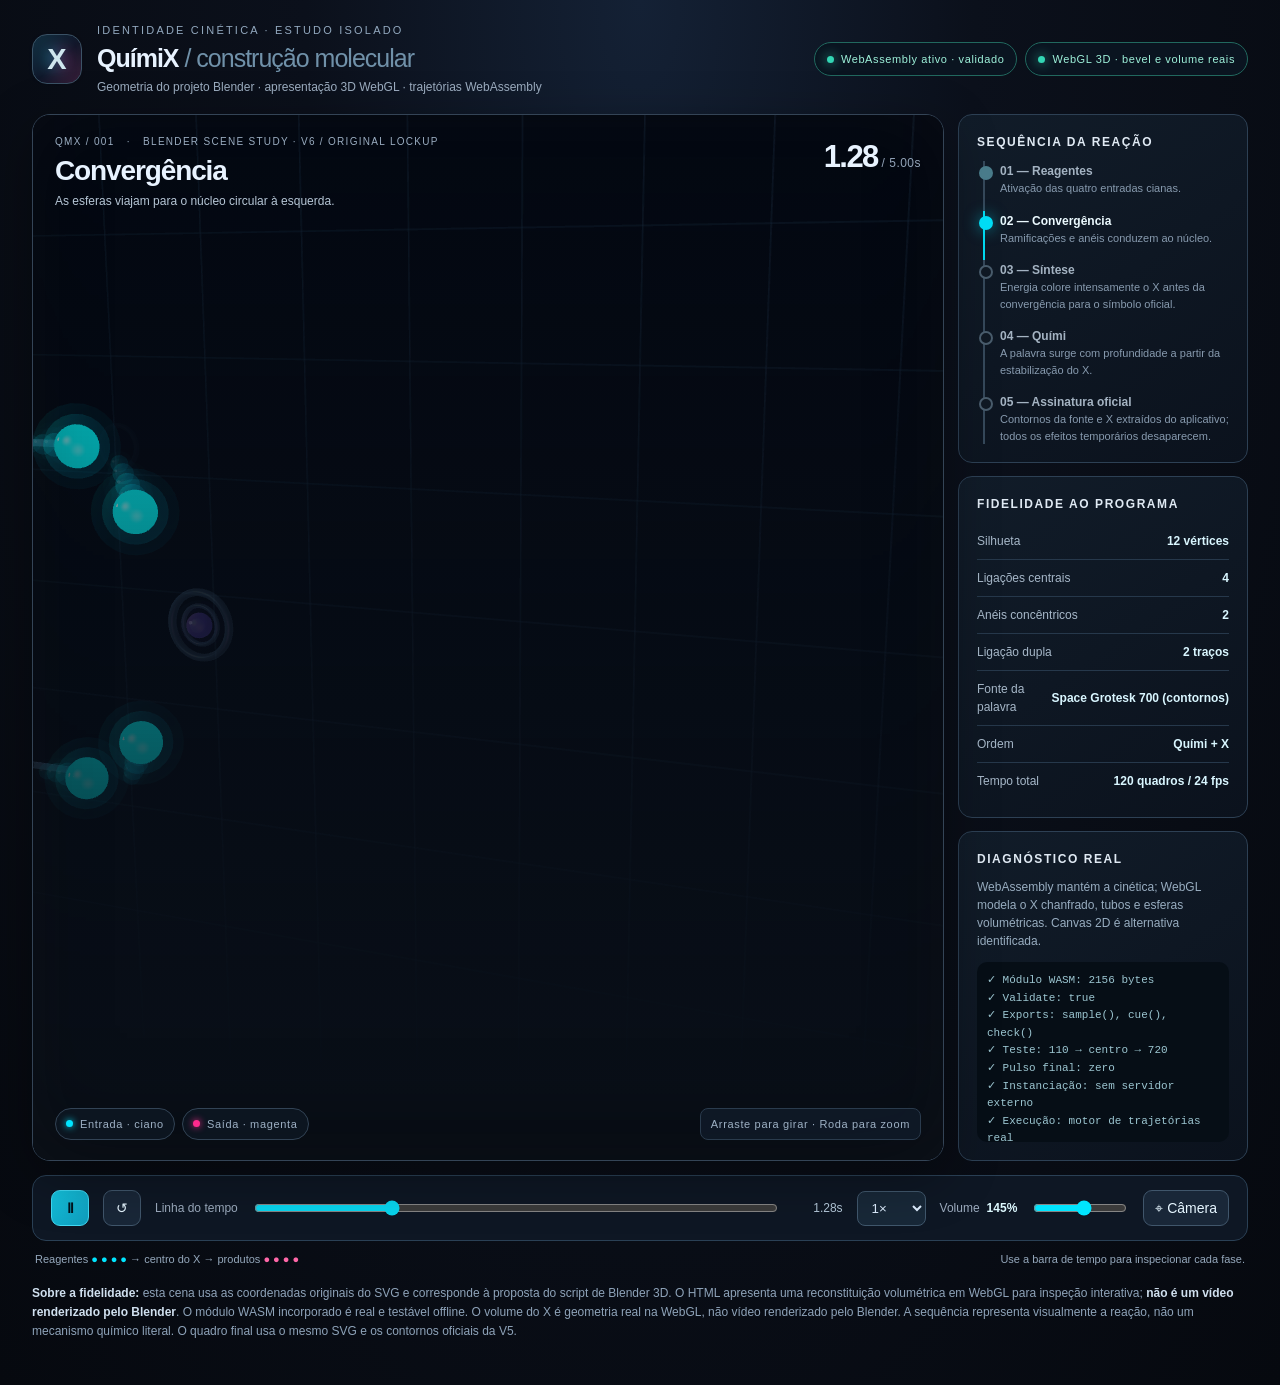
<file: experimentos-identidade/quimix/quimix_x_webassembly_3d_v6.html>
<!doctype html>
<html lang="pt-BR">
<head>
<meta charset="utf-8">
<meta name="viewport" content="width=device-width,initial-scale=1">
<meta name="theme-color" content="#0b101b">
<title>QuímiX — volume e profundidade cinética | V6</title>
<style>
:root{color-scheme:dark;--bg:#070b13;--panel:#101824;--muted:#8d9bb0;--line:#26384a;--cy:#00e5ff;--pi:#ff2a8d;--ink:#e8f3ff;--serif:'Segoe UI',Inter,Arial,sans-serif}
*{box-sizing:border-box}body{margin:0;background:radial-gradient(ellipse at 50% 0%,#142135 0,#0b101b 37%,#06090f 100%);font:14px/1.5 var(--serif);color:var(--ink);min-height:100vh}
button,input{font:inherit}button{cursor:pointer}button:focus-visible,input:focus-visible{outline:2px solid var(--cy);outline-offset:3px}
.app{width:min(1460px,100%);margin:auto;padding:22px clamp(14px,2.5vw,36px) 34px}
.top{display:flex;gap:20px;align-items:center;justify-content:space-between;margin-bottom:18px;flex-wrap:wrap}
.identity{display:flex;align-items:center;gap:15px}.identity-icon{width:50px;height:50px;border-radius:15px;border:1px solid #3b5366;background:linear-gradient(138deg,#133041,#101729 54%,#372039);display:grid;place-items:center;font-weight:800;font-size:29px;line-height:1;color:#cfe6ee;text-shadow:-4px 0 15px #00e5ff82,4px 0 15px #ff2a8d82}.eyebrow{font-size:11px;letter-spacing:.2em;color:#92a8be;text-transform:uppercase}.top h1{font-size:clamp(18px,2.4vw,25px);font-weight:630;letter-spacing:-.04em;margin:1px 0}.top p{color:#9daec1;font-size:12px;margin:0}
.status{display:flex;align-items:center;gap:8px;flex-wrap:wrap}.flag{border:1px solid #395066;border-radius:100px;font-size:11px;letter-spacing:.055em;padding:8px 12px;background:#0a1420;display:flex;align-items:center;gap:7px}.flag .dot{width:7px;height:7px;border-radius:50%;background:#677d95}.flag.good{border-color:#21685e;color:#9ef1da}.flag.good .dot{background:#33d6b4;box-shadow:0 0 12px #33d6b4}.flag.bad{border-color:#81463d;color:#f8bcad}.flag.bad .dot{background:#e97964}
.main{display:grid;grid-template-columns:minmax(0,1fr) 290px;gap:14px}.screen{overflow:hidden;background:#080e18;border:1px solid #344456;border-radius:18px;position:relative;min-height:530px;box-shadow:inset 0 0 70px #14304725,0 15px 55px #0005}.screen:before{content:"";position:absolute;inset:0;background:radial-gradient(ellipse at 42% 47%,#16344b42 0,transparent 56%),linear-gradient(180deg,#fff1 1px,transparent 1px),linear-gradient(90deg,#fff1 1px,transparent 1px);background-size:auto,44px 44px,44px 44px;mask-image:linear-gradient(90deg,transparent,#000 13% 87%,transparent);pointer-events:none;opacity:.35}.screen:after{content:"";position:absolute;inset:0;pointer-events:none;background:linear-gradient(180deg,#0f1b2a18,#090f18 94%)}
#view{position:absolute;inset:0;width:100%;height:100%;display:block;touch-action:none;cursor:grab;filter:saturate(1.08) contrast(1.03)}#view.dragging{cursor:grabbing}.screen:before{content:'';position:absolute;inset:0;pointer-events:none;background:radial-gradient(circle at 50% 54%,rgba(255,255,255,.03),rgba(255,255,255,0) 24%),radial-gradient(circle at 50% 54%,rgba(0,229,255,.10),rgba(0,229,255,0) 35%),radial-gradient(circle at 50% 54%,rgba(255,42,141,.08),rgba(255,42,141,0) 43%),linear-gradient(180deg,rgba(255,255,255,.02),rgba(255,255,255,0));mix-blend-mode:screen}.screen:after{content:'';position:absolute;inset:-1px;pointer-events:none;border-radius:18px;box-shadow:inset 0 0 80px rgba(255,255,255,.03),inset 0 -40px 80px rgba(0,0,0,.28)}
.display-top,.display-bottom{position:absolute;left:22px;right:22px;z-index:2;pointer-events:none}.display-top{top:19px;display:flex;align-items:start;justify-content:space-between;gap:10px}.scene-code{font-size:10px;letter-spacing:.13em;color:#9aadc1}.phase-title{font-size:clamp(18px,2.8vw,28px);font-weight:640;line-height:1.2;margin-top:5px;letter-spacing:-.04em}.phase-sub{font-size:12px;color:#b6c6d6;margin-top:4px;max-width:410px}.bigtime{font-size:31px;letter-spacing:-.05em;font-weight:600;text-align:right;font-variant-numeric:tabular-nums}.bigtime small{font-size:12px;color:#93a4b9;font-weight:400;letter-spacing:.04em}.display-bottom{bottom:20px;display:flex;justify-content:space-between;align-items:end;gap:15px;color:#9db0c4;font-size:11px;letter-spacing:.06em}.display-bottom .hint{background:#111d2bb8;border:1px solid #2a3b4d;border-radius:8px;padding:7px 10px}.chiprow{display:flex;gap:7px;flex-wrap:wrap}.element-chip{display:flex;gap:7px;align-items:center;background:#0d1824c4;border:1px solid #324355;padding:7px 10px;border-radius:100px}.element-chip i{width:7px;height:7px;background:var(--cy);border-radius:50%;box-shadow:0 0 7px var(--cy)}.element-chip.pink i{background:var(--pi);box-shadow:0 0 7px var(--pi)}
.side{display:flex;flex-direction:column;gap:13px}.panel{background:linear-gradient(145deg,#111c29,#0b121d);border:1px solid #2d4054;border-radius:14px;padding:18px}.panel h2{margin:0 0 10px;font-size:12px;font-weight:700;letter-spacing:.13em;text-transform:uppercase;color:#e0eaf4}.panel p{color:#98adc0;font-size:12px;margin:0 0 12px}.step{border-left:2px solid #344759;margin-left:6px;padding:1px 0 14px 15px;position:relative;color:#879aae}.step:last-child{padding-bottom:0}.step[role="button"]{cursor:pointer}.step:focus-visible{outline:2px solid var(--cy);outline-offset:2px}.step:before{content:"";position:absolute;left:-6px;top:5px;width:10px;height:10px;border-radius:50%;border:2px solid #485b6b;background:#0f1823}.step b{font-weight:650;display:block;color:#a4b3c2;font-size:12px}.step small{display:block;font-size:11px;line-height:1.5}.step.active{border-left-color:#00d8ee}.step.active:before{background:#00dcf5;border-color:#00dcf5;box-shadow:0 0 15px #00e5ff88}.step.active b{color:#ecfaff}.step.done:before{background:#497b8a;border-color:#497b8a}
.metric{display:grid;grid-template-columns:1fr auto;align-items:center;padding:9px 0;border-bottom:1px solid #26384b;color:#a7b8c9;font-size:12px}.metric:last-child{border-bottom:0}.metric strong{color:#d9f6ff;font-variant-numeric:tabular-nums}.metal{color:#eff8fc}.aqua{color:var(--cy)}.pinktext{color:#ff67a8}
.controls{display:flex;align-items:center;gap:14px;flex-wrap:wrap;background:#0e1724;border:1px solid #2a4055;border-radius:14px;margin-top:14px;padding:14px 18px}.action{display:grid;place-items:center;border:1px solid #40566b;border-radius:9px;background:#192738;color:#e6f6ff;height:36px;min-width:38px;padding:0 11px}.action.primary{background:linear-gradient(140deg,#14c4df,#0f9cbd);color:#00121c;border-color:#42daf4;font-weight:800}.action:hover{filter:brightness(1.14)}.time-slider{accent-color:#08d5ef;flex:1;min-width:180px;cursor:pointer}.speed{background:#182838;color:#deeeff;border:1px solid #40576c;border-radius:8px;padding:8px 10px}.ctl-time{width:49px;text-align:right;font-size:12px;color:#b4c8d9;font-variant-numeric:tabular-nums}.controls label{font-size:12px;color:#9dacbf}.legend{display:flex;justify-content:space-between;flex-wrap:wrap;gap:10px;padding:10px 3px 0;color:#95a8bc;font-size:11px}.smallnote{margin-top:16px;color:#8ea3b9;font-size:12px;line-height:1.6}.smallnote b{color:#d0e0ef}.alert{display:none;margin-top:12px;padding:14px;background:#311e28;border:1px solid #744754;border-radius:10px;color:#ffcad9;white-space:pre-wrap}.alert.visible{display:block}.diagnostics{font:11px/1.6 ui-monospace,SFMono-Regular,Consolas,monospace;color:#9cc6d1;white-space:pre-wrap;overflow-wrap:anywhere;background:#060e16;border-radius:10px;padding:10px;min-height:82px;max-height:180px;overflow:auto}
@media(max-width:1100px){.main{grid-template-columns:1fr}.side{display:grid;grid-template-columns:1fr 1fr}.screen{min-height:520px}}@media(max-width:650px){.app{padding:13px}.screen{min-height:440px;border-radius:12px}.display-top{top:14px;left:14px;right:14px}.display-bottom{left:14px;right:14px;bottom:13px}.display-bottom .hint{display:none}.side{grid-template-columns:1fr}.panel{padding:14px}.legend{gap:6px}.controls{padding:10px;gap:9px}.top{gap:10px}.identity-icon{width:43px;height:43px}.bigtime{font-size:24px}}@media(prefers-reduced-motion:reduce){*{scroll-behavior:auto!important;transition:none!important}}

/* V5 — tipografia extraída dos mesmos WOFF2 do aplicativo, convertida em contornos SVG;
   símbolo X copiado literalmente do HTML original, sem redesenhar a marca. */
.qm-official-lockup{position:absolute;left:50%;top:53%;z-index:2;display:flex;align-items:flex-end;gap:2px;transform:translate(-50%,-50%) scale(var(--lock-scale,2.65));transform-origin:center center;color:#edf0f5;white-space:nowrap;pointer-events:none;opacity:0;isolation:isolate}
.qm-original-name{display:block;width:79.891px;height:52px;position:relative;transform-origin:right bottom;will-change:transform,opacity;opacity:0;filter:none}
.qm-exact-word{width:100%;height:52px;display:block;overflow:visible}
.qm-original-x{display:block;flex:0 0 auto;width:60.923px;height:44px;position:relative;top:-2px;overflow:hidden;will-change:transform,opacity;opacity:0;color:#edf0f5}
.qm-original-x>svg{width:100%;height:100%;display:block;overflow:hidden}
.qm-original-x svg [stroke="#4a5568"]{stroke:#8c93a8}
/* The temporary extrusion lives on the word layer only, never on the final word or original mark */
.qm-original-name::before{content:'';position:absolute;inset:0;pointer-events:none;opacity:var(--type-depth,0);background:linear-gradient(120deg,transparent,#00e5ff13,transparent,#ff2a8d11);filter:drop-shadow(-8px 8px 5px rgba(0,0,0,.38))}
.qm-original-name::after{content:'';position:absolute;inset:0;pointer-events:none;opacity:var(--type-chroma,0);background:linear-gradient(90deg,#00e5ff2b,transparent 48%,#ff2a8d2d);mix-blend-mode:screen}
.qm-official-lockup.finished .qm-original-name::before,.qm-official-lockup.finished .qm-original-name::after{opacity:0}
.qm-original-x::before{content:'';position:absolute;inset:0;pointer-events:none;border-radius:60%;box-shadow:0 0 32px 9px rgba(0,229,255,var(--mark-glow,0)),0 0 28px 10px rgba(255,42,141,var(--mark-glow,0))}
.qm-official-lockup.finished .qm-original-x::before{display:none}
@media(max-width:980px){.qm-official-lockup{--lock-scale:2.1}}
@media(max-width:600px){.qm-official-lockup{--lock-scale:1.40;top:56%}}
@media(prefers-reduced-motion:reduce){.qm-original-name,.qm-original-x{transition:none!important}}

.volume-control{display:inline-flex;gap:7px;align-items:center;color:#bfd4e4;font-size:12px;white-space:nowrap}.volume-control strong{color:#ddf9ff;font-size:12px;font-variant-numeric:tabular-nums}.volume-slider{width:94px;accent-color:#00e5ff;cursor:pointer}@media(max-width:650px){.volume-slider{width:100px}}
</style>
</head>
<body>
<main class="app">
  <div class="top"><div class="identity"><div class="identity-icon" aria-hidden="true">X</div><div><div class="eyebrow">Identidade cinética · estudo isolado</div><h1>QuímiX <span style="color:#7091a9;font-weight:400">/ construção molecular</span></h1><p>Geometria do projeto Blender · apresentação 3D WebGL · trajetórias WebAssembly</p></div></div><div class="status"><div class="flag" id="wasmStatus"><i class="dot"></i><span id="wasmLabel">Iniciando WebAssembly...</span></div><div class="flag" id="gpuStatus"><i class="dot"></i><span id="gpuLabel">Verificando WebGL...</span></div></div></div>
  <div class="main"><section class="screen" aria-label="Visualizador tridimensional da reação química estilizada"><canvas id="view" aria-label="Cena 3D: esferas cianas formam o X e geram nós magentas"></canvas><div id="officialLockup" class="qm-official-lockup" role="img" aria-label="QuímiX — assinatura oficial reproduzida do programa">
  <div id="officialWord" class="qm-original-name"><svg class="qm-exact-word" xmlns="http://www.w3.org/2000/svg" viewBox="0 0 79.891 52" width="79.891" height="52" role="presentation" aria-hidden="true"><g fill="currentColor" transform="translate(0 41) scale(0.03040 -0.03040)"><path transform="translate(0 0)" d="M338 -14Q206 -14 128.0 58.5Q50 131 50 266V434Q50 569 128.0 641.5Q206 714 338 714Q470 714 548.0 641.5Q626 569 626 434V266Q626 131 548.0 58.5Q470 -14 338 -14ZM338 104Q412 104 453.0 147.0Q494 190 494 262V438Q494 510 453.0 553.0Q412 596 338 596Q265 596 223.5 553.0Q182 510 182 438V262Q182 190 223.5 147.0Q265 104 338 104ZM384 -180Q335 -180 304.5 -149.5Q274 -119 274 -68V0H402V-48Q402 -78 430 -78H489V-180Z"/><path transform="translate(666 0)" d="M259 -8Q201 -8 157.5 18.5Q114 45 90.0 92.0Q66 139 66 200V496H192V210Q192 154 219.5 126.0Q247 98 298 98Q356 98 388.0 136.5Q420 175 420 244V496H546V0H422V65H404Q392 40 359.0 16.0Q326 -8 259 -8Z"/><path transform="translate(1272 0)" d="M70 0V496H196V0Z"/><path transform="translate(1528 0)" d="M70 0V496H194V442H212Q225 467 255.0 485.5Q285 504 334 504Q387 504 419.0 483.5Q451 463 468 430H486Q503 462 534.0 483.0Q565 504 622 504Q668 504 705.5 484.5Q743 465 765.5 425.5Q788 386 788 326V0H662V317Q662 358 641.0 378.5Q620 399 582 399Q539 399 515.5 371.5Q492 344 492 293V0H366V317Q366 358 345.0 378.5Q324 399 286 399Q243 399 219.5 371.5Q196 344 196 293V0Z"/><path transform="translate(2372 0)" d="M70 0V496H196V0ZM133 554Q99 554 75.5 576.0Q52 598 52 634Q52 670 75.5 692.0Q99 714 133 714Q168 714 191.0 692.0Q214 670 214 634Q214 598 191.0 576.0Q168 554 133 554Z"/></g><svg x="38.8" y="2" width="25.84" height="25.84" viewBox="0 0 20 20" overflow="visible">
<defs><linearGradient id="qm-v5-i-bond-grad" x1="0" y1="1" x2="1" y2="0"><stop offset="0" stop-color="#00e5ff"/><stop offset="1" stop-color="#ff2a8d"/></linearGradient></defs>
<line x1="4" y1="16.5" x2="15" y2="4.5" stroke="url(#qm-v5-i-bond-grad)" stroke-width="2.3" stroke-linecap="round"/>
<circle cx="4" cy="16.5" r="2.1" fill="#00c2e6"/><circle cx="4" cy="16.5" r="0.8" fill="#ffffff"/>
<circle cx="15" cy="4.5" r="2.8" fill="#ff2a8d"/><circle cx="15" cy="4.5" r="1" fill="#ffffff"/>
</svg></svg></div>
  <div id="officialMark" class="qm-original-x" aria-hidden="true"><svg xmlns="http://www.w3.org/2000/svg" viewBox="0 0 900 650" width="100%" height="100%">
          <defs>
          <filter id="qm-glow-cyan" x="-50%" y="-50%" width="200%" height="200%">
          <feGaussianBlur stdDeviation="12" result="blur1" />
          <feGaussianBlur stdDeviation="24" result="blur2" />
          <feMerge>
          <feMergeNode in="blur2" />
          <feMergeNode in="blur1" />
          <feMergeNode in="SourceGraphic" />
          </feMerge>
          </filter>
          <filter id="qm-glow-pink" x="-50%" y="-50%" width="200%" height="200%">
          <feGaussianBlur stdDeviation="12" result="blur1" />
          <feGaussianBlur stdDeviation="24" result="blur2" />
          <feMerge>
          <feMergeNode in="blur2" />
          <feMergeNode in="blur1" />
          <feMergeNode in="SourceGraphic" />
          </feMerge>
          </filter>
          <filter id="qm-node-glow-cyan" x="-100%" y="-100%" width="300%" height="300%">
          <feGaussianBlur stdDeviation="5" result="blur" />
          <feMerge>
          <feMergeNode in="blur" />
          <feMergeNode in="SourceGraphic" />
          </feMerge>
          </filter>
          <filter id="qm-node-glow-pink" x="-100%" y="-100%" width="300%" height="300%">
          <feGaussianBlur stdDeviation="5" result="blur" />
          <feMerge>
          <feMergeNode in="blur" />
          <feMergeNode in="SourceGraphic" />
          </feMerge>
          </filter>
          <clipPath id="qm-left-half">
          <rect x="0" y="0" width="450" height="650" />
          </clipPath>
          <clipPath id="qm-right-half">
          <rect x="450" y="0" width="450" height="650" />
          </clipPath>
          </defs>
          
          <line x1="450" y1="50" x2="450" y2="600" stroke="#4a5568" stroke-width="1.5" />
          
          <g clip-path="url(#qm-left-half)">
          <path d="M 265,100 L 370,100 L 450,270 L 530,100 L 635,100 L 495,325 L 635,550 L 530,550 L 450,380 L 370,550 L 265,550 L 405,325 Z" fill="none" stroke="#00e5ff" stroke-width="28" opacity="0.65" filter="url(#qm-glow-cyan)" />
          </g>
          
          <g clip-path="url(#qm-right-half)">
          <path d="M 265,100 L 370,100 L 450,270 L 530,100 L 635,100 L 495,325 L 635,550 L 530,550 L 450,380 L 370,550 L 265,550 L 405,325 Z" fill="none" stroke="#ff2a8d" stroke-width="28" opacity="0.65" filter="url(#qm-glow-pink)" />
          </g>
          
          <path d="M 265,100 L 370,100 L 450,270 L 530,100 L 635,100 L 495,325 L 635,550 L 530,550 L 450,380 L 370,550 L 265,550 L 405,325 Z" fill="currentColor" stroke="#4a5568" stroke-width="4" stroke-linejoin="miter" stroke-miterlimit="10" />
          
          <g stroke="#4a5568" stroke-width="2.5" stroke-linecap="round">
          <line x1="380" y1="180" x2="433" y2="325" />
          <line x1="380" y1="470" x2="433" y2="325" />
          <line x1="520" y1="180" x2="467" y2="325" />
          <line x1="520" y1="470" x2="467" y2="325" />
          </g>
          
          <circle cx="380" cy="180" r="7" fill="#00d2ff" filter="url(#qm-node-glow-cyan)" />
          <circle cx="380" cy="180" r="2.5" fill="currentColor" />
          <circle cx="380" cy="470" r="7" fill="#00d2ff" filter="url(#qm-node-glow-cyan)" />
          <circle cx="380" cy="470" r="2.5" fill="currentColor" />
          <circle cx="433" cy="325" r="7" fill="#00d2ff" filter="url(#qm-node-glow-cyan)" />
          <circle cx="433" cy="325" r="2.5" fill="currentColor" />
          
          <circle cx="520" cy="180" r="7" fill="#ff3385" filter="url(#qm-node-glow-pink)" />
          <circle cx="520" cy="180" r="2.5" fill="currentColor" />
          <circle cx="520" cy="470" r="7" fill="#ff3385" filter="url(#qm-node-glow-pink)" />
          <circle cx="520" cy="470" r="2.5" fill="currentColor" />
          <circle cx="467" cy="325" r="7" fill="#ff3385" filter="url(#qm-node-glow-pink)" />
          <circle cx="467" cy="325" r="2.5" fill="currentColor" />
          
          <line x1="433" y1="325" x2="260" y2="325" stroke="#4a5568" stroke-width="2.5" />
          <circle cx="260" cy="325" r="22" fill="none" stroke="#4a5568" stroke-width="2.5" />
          <circle cx="260" cy="325" r="13" fill="none" stroke="#4a5568" stroke-width="2.5" />
          <circle cx="260" cy="325" r="7" fill="#8b5cf6" filter="url(#qm-node-glow-cyan)" />
          <circle cx="260" cy="325" r="2.5" fill="currentColor" />
          
          <polyline points="245,310 200,210 110,210" fill="none" stroke="#4a5568" stroke-width="2.5" stroke-linejoin="round" />
          <polyline points="245,340 200,440 110,440" fill="none" stroke="#4a5568" stroke-width="2.5" stroke-linejoin="round" />
          
          <circle cx="200" cy="210" r="14" fill="currentColor" stroke="#4a5568" stroke-width="2.5" />
          <circle cx="200" cy="210" r="6" fill="#00d2ff" filter="url(#qm-node-glow-cyan)" />
          <circle cx="200" cy="210" r="2" fill="currentColor" />
          
          <circle cx="110" cy="210" r="14" fill="currentColor" stroke="#4a5568" stroke-width="2.5" />
          <circle cx="110" cy="210" r="6" fill="#00d2ff" filter="url(#qm-node-glow-cyan)" />
          <circle cx="110" cy="210" r="2" fill="currentColor" />
          
          <circle cx="200" cy="440" r="14" fill="currentColor" stroke="#4a5568" stroke-width="2.5" />
          <circle cx="200" cy="440" r="6" fill="#ff3385" filter="url(#qm-node-glow-pink)" />
          <circle cx="200" cy="440" r="2" fill="currentColor" />
          
          <circle cx="110" cy="440" r="11" fill="currentColor" stroke="#4a5568" stroke-width="2.5" />
          
          <line x1="467" y1="325" x2="575" y2="325" stroke="#4a5568" stroke-width="2.5" />
          <circle cx="575" cy="325" r="6" fill="currentColor" stroke="#4a5568" stroke-width="2.5" />
          
          <line x1="575" y1="325" x2="535" y2="260" stroke="#4a5568" stroke-width="2.5" />
          <line x1="575" y1="325" x2="535" y2="390" stroke="#4a5568" stroke-width="2.5" />
          
          <line x1="585" y1="319" x2="640" y2="319" stroke="#4a5568" stroke-width="2.5" />
          <line x1="585" y1="331" x2="640" y2="331" stroke="#4a5568" stroke-width="2.5" />
          
          <line x1="640" y1="325" x2="720" y2="210" stroke="#4a5568" stroke-width="2.5" />
          <line x1="640" y1="325" x2="720" y2="440" stroke="#4a5568" stroke-width="2.5" />
          
          <circle cx="720" cy="210" r="14" fill="currentColor" stroke="#4a5568" stroke-width="2.5" />
          <circle cx="720" cy="210" r="6" fill="#ff3385" filter="url(#qm-node-glow-pink)" />
          <circle cx="720" cy="210" r="2" fill="currentColor" />
          
          <circle cx="720" cy="440" r="11" fill="currentColor" stroke="#4a5568" stroke-width="2.5" />
          </svg></div>
  </div><div class="display-top"><div><div class="scene-code">QMX / 001 &nbsp; · &nbsp; BLENDER SCENE STUDY · V6 / ORIGINAL LOCKUP</div><div class="phase-title" id="phaseTitle">Reagentes</div><div class="phase-sub" id="phaseSub">Esferas cianas se ativam nas ramificações originais.</div></div><div class="bigtime"><span id="bigTime">0.00</span><small> / 5.00s</small></div></div><div class="display-bottom"><div class="chiprow"><span class="element-chip"><i></i> Entrada · ciano</span><span class="element-chip pink"><i></i> Saída · magenta</span></div><span class="hint">Arraste para girar · Roda para zoom</span></div></section><aside class="side"><section class="panel"><h2>Sequência da reação</h2><div class="step" id="step0" tabindex="0" role="button" aria-label="Ir à etapa 1 da animação"><b>01 — Reagentes</b><small>Ativação das quatro entradas cianas.</small></div><div class="step" id="step1" tabindex="0" role="button" aria-label="Ir à etapa 2 da animação"><b>02 — Convergência</b><small>Ramificações e anéis conduzem ao núcleo.</small></div><div class="step" id="step2" tabindex="0" role="button" aria-label="Ir à etapa 3 da animação"><b>03 — Síntese</b><small>Energia colore intensamente o X antes da convergência para o símbolo oficial.</small></div><div class="step" id="step3" tabindex="0" role="button" aria-label="Ir à etapa 4 da animação"><b>04 — Quími</b><small>A palavra surge com profundidade a partir da estabilização do X.</small></div><div class="step" id="step4" tabindex="0" role="button" aria-label="Ir à etapa 5 da animação"><b>05 — Assinatura oficial</b><small>Contornos da fonte e X extraídos do aplicativo; todos os efeitos temporários desaparecem.</small></div></section><section class="panel"><h2>Fidelidade ao programa</h2><div class="metric"><span>Silhueta</span><strong>12 vértices</strong></div><div class="metric"><span>Ligações centrais</span><strong>4</strong></div><div class="metric"><span>Anéis concêntricos</span><strong>2</strong></div><div class="metric"><span>Ligação dupla</span><strong>2 traços</strong></div><div class="metric"><span>Fonte da palavra</span><strong>Space Grotesk 700 (contornos)</strong></div><div class="metric"><span>Ordem</span><strong>Quími + X</strong></div><div class="metric"><span>Tempo total</span><strong>120 quadros / 24 fps</strong></div></section><section class="panel"><h2>Diagnóstico real</h2><p>WebAssembly mantém a cinética; WebGL modela o X chanfrado, tubos e esferas volumétricas. Canvas 2D é alternativa identificada.</p><div class="diagnostics" id="diag" aria-live="polite">Aguardando inicialização...</div></section></aside></div>
  <div class="controls"><button class="action primary" id="play" aria-label="Reproduzir ou pausar">▶</button><button class="action" id="restart" aria-label="Reiniciar">↺</button><label for="scrub">Linha do tempo</label><input class="time-slider" type="range" id="scrub" min="0" max="5" step="0.005" value="0" aria-label="Posição na linha do tempo, em segundos"><span class="ctl-time" id="seekLabel">0.00s</span><select class="speed" id="speed" aria-label="Velocidade"><option value="0.5">0,5×</option><option value="1" selected>1×</option><option value="1.5">1,5×</option><option value="2">2×</option></select><label class="volume-control" for="volumeControl">Volume <strong id="volumeValue">145%</strong></label><input class="volume-slider" type="range" id="volumeControl" min="90" max="190" step="5" value="145" aria-label="Intensidade de volume 3D em porcentagem"><button class="action" id="resetCamera" aria-label="Redefinir ângulo de câmera">⌖ Câmera</button></div>
  <div class="legend"><span>Reagentes <span class="aqua">● ● ● ●</span> → centro do X → produtos <span class="pinktext">● ● ● ●</span></span><span>Use a barra de tempo para inspecionar cada fase.</span></div>
  <div id="error" class="alert" role="alert"></div>
  <p class="smallnote"><b>Sobre a fidelidade:</b> esta cena usa as coordenadas originais do SVG e corresponde à proposta do script de Blender 3D. O HTML apresenta uma reconstituição volumétrica em WebGL para inspeção interativa; <b>não é um vídeo renderizado pelo Blender</b>. O módulo WASM incorporado é real e testável offline. O volume do X é geometria real na WebGL, não vídeo renderizado pelo Blender. A sequência representa visualmente a reação, não um mecanismo químico literal. O quadro final usa o mesmo SVG e os contornos oficiais da V5.</p>
</main>
<script>
'use strict';
const WASM_B64 = 'AGFzbQEAAAABEgNgA39/fQF9YAJ/fQF9YAABfwMEAwABAgQFAXABAQEFAwEAAgYIAX8BQcCNBAsHIQQGbWVtb3J5AgAGc2FtcGxlAAADY3VlAAEFY2hlY2sAAgrDCgPzBQICfQV/QwAAAAAhAwJAIABBB0sNAEMAAAAAQwAAgD8gAiACQwAAgD9eGyACQwAAAABdGyEEIABBAnQiBUGgjYCAAGooAgAhBiAFQYCNgIAAaigCACEHAkACQAJAIAFBfWoOAgABAgsCQCAAQQNLDQBDAAAAAEMAAIA/IARDj8J1vJJDkMJ1PZUiAiACQwAAgD9eGyACQwAAAABdGyICIAKUQwAAQEAgAiACkpOUQwAAgD9DAAAAAEMAAIA/IARDcT0Kv5JDsEdhPZUiAiACQwAAgD9eGyACQwAAAABdGyICIAKUQwAAQEAgAiACkpOUk5QPC0MAAAAAQwAAgD8gBCAHKgIAIgKTIAJDrkdhPZIgApOVIgIgAkMAAIA/XhsgAkMAAAAAXRsiAiAClEMAAEBAIAIgApKTlA8LAkAgAEEDSw0AQwAAgD9DAAAAAEMAAIA/IARDXI8Cv5JDgBSuPZUiAiACQwAAgD9eGyACQwAAAABdGyICIAKUQwAAQEAgAiACkpOUk0NxPYo+lENI4To/[base64]/[base64]/kkOQwnU+lSIBIAFDAACAP14bIAFDAAAAAF0bIgEgAZRDAABAQCABIAGSk5QPC0MAAAAAQwAAgD8gAUNmZia/kkPiepQ+lSIBIAFDAACAP14bIAFDAAAAAF0bIgEgAZRDAABAQCABIAGSk5QPC0MAAAAAQwAAgD8gAUNcjwK/kkOYmZk9lSICIAJDAACAP14bIAJDAAAAAF0bIgIgApRDAABAQCACIAKSk5RDAACAP0MAAAAAQwAAgD8gAUOkcB2/kkNYj8I9lSIBIAFDAACAP14bIAFDAAAAAF0bIgEgAZRDAABAQCABIAGSk5STlA8LQwAAAABDAACAPyABQz0K176SQz4KVz6VIgEgAUMAAIA/XhsgAUMAAAAAXRsiASABlEMAAEBAIAEgAZKTlA8LQwAAAABDAACAPyABQx+FK7+SQ5qZmT6VIgEgAUMAAIA/XhsgAUMAAAAAXRsiASABlEMAAEBAIAEgAZKTlA8LQwAAAABDAACAPyABQylcDz6VIgEgAUMAAIA/XhsgAUMAAAAAXRsiASABlEMAAEBAIAEgAZKTlCECCyACCwgAQdia4YoFCwvIBQEAQYAIC8AFAAAAAAAA3EIAAFJD4XqUPuxROD4AANxCAABSQ+F6lD6amZk+AABIQwAAUkOamZk+zczMPgAAdUMAAJtDMzOzPkjh+j4AAIJDAICiQ83MzD4pXA8/AIDYQwCAokMAAAA/j8IVPwAA4UMAgKJDAAAAPwAAAAAAAEhDAABSQ5qZmT5cj0I+AABIQwAAUkOamZk+exSuPgAAdUMAAJtDexSuPh+F6z4AAIJDAICiQ+xRuD7NzAw/AIDYQwCAokMfhes+j8IVPwAA4UMAgKJDAAAAPwAAAAAAANxCAADcQ5qZmT7sUTg+AADcQgAA3EOamZk+UriePgAASEMAANxDmpmZPj0K1z4AAHVDAACqQzMzsz4AAAA/AACCQwCAokPNzMw+KVwPPwCA2EMAgKJDZmbmPo/CFT8AAOFDAICiQwAAAD8AAAAAAABIQwAA3EOamZk+zcxMPgAASEMAANxDmpmZPjMzsz4AAHVDAACqQ3sUrj7Xo/A+AACCQwCAokPsUbg+zcwMPwCA2EMAgKJDj8L1Po/CFT8AAOFDAICiQwAAAD8IrBw/AADhQwCAokNI4fo+16MwPwCA6UMAgKJDrkfhPlyPQj8AgOlDAICiQ6RwvT6uRyE/AADhQwCAokNI4fo+MzMzPwCA6UMAgKJDPQrXPoXrUT8AAAJEAAA0QzMzsz4v3SQ/AADhQwCAokNI4fo+7FE4PwCA6UMAgKJDPQrXPj0KVz8AAAJEAADrQzMzsz6wcig/AADhQwCAokNI4fo+7FE4PwCA6UMAgKJDPQrXPnE9Sj8AwA9EAICiQ1yPwj49Clc/AAAgRACAokNcj8I+exRuPwAANEQAAFJDMzOzPgAEAABwBAAA0AQAAEAFAACgBQAA0AUAAAAGAAAwBgAABwAAAAYAAAAHAAAABgAAAAMAAAADAAAAAwAAAAUAAAA=';
const $=id=>document.getElementById(id);
const canvas=$('view');let engine=null,wasm=null,glOK=false,now=(matchMedia('(prefers-reduced-motion: reduce)').matches?1:0),play=false,rate=1,last=0,angle=.26,tilt=.21,dist=8.2,drag=false,px=0,py=0;
const reduce=matchMedia('(prefers-reduced-motion: reduce)').matches;
let volume=1.45; const length=5;const points=[[265,100],[370,100],[450,270],[530,100],[635,100],[495,325],[635,550],[530,550],[450,380],[370,550],[265,550],[405,325]];
const left=[[[110,210],[200,210]],[[110,440],[200,440]],[[200,210],[245,310],[260,325]],[[200,440],[245,340],[260,325]],[[260,325],[433,325]]];
const right=[[[467,325],[575,325]],[[575,325],[535,260]],[[575,325],[535,390]],[[585,319],[640,319]],[[585,331],[640,331]],[[640,325],[720,210]],[[640,325],[720,440]]];
const innerL=[[[380,180],[433,325]],[[380,470],[433,325]]],innerR=[[[467,325],[520,180]],[[467,325],[520,470]]];
const CY=[0,.87,1], PI=[1,.18,.56], STEEL=[.34,.44,.56], GRAPH=[.16,.21,.27], WHITE=[.87,.97,1];
const xy=(p,z=.21)=>[(p[0]-450)*.008,(325-p[1])*.008,z], clamp=x=>Math.max(0,Math.min(1,x));
const smooth=(a,b,t)=>{let x=clamp((t-a)/(b-a));return x*x*(3-2*x)};
const mix=(a,b,t)=>a+(b-a)*t;
const easeOutCubic=t=>1-Math.pow(1-clamp(t),3);
const easeInOutCubic=t=>{t=clamp(t);return t<.5?4*t*t*t:1-Math.pow(-2*t+2,3)/2};
const easeOutBack=t=>{t=clamp(t);const c1=1.70158,c3=c1+1;return 1+c3*Math.pow(t-1,3)+c1*Math.pow(t-1,2)};
const pulse=(a,b,t,f=1)=>mix(a,b,.5+.5*Math.sin(t*f*Math.PI*2));
const pdesc=[
  ['Reagentes','Esferas cianas se ativam nas ramificações originais.'],
  ['Convergência','As esferas viajam para o núcleo circular à esquerda.'],
  ['Síntese','O X recebe destaque cromático máximo antes de convergir ao símbolo oficial.'],
  ['Quími','A palavra se encaixa à esquerda do X e recupera o aspecto do programa.'],
  ['Assinatura oficial','O Quími e o X encaixam no arranjo original; os efeitos 3D se dissipam.']
];
function phase(t){return t<.15?0:t<.51?1:t<.65?2:t<.93?3:4}
function diag(s){$('diag').textContent=s}
function flag(id,label,ok,message){const n=$(id);n.classList.toggle('good',ok);n.classList.toggle('bad',!ok);$(label).textContent=message}
function error(message){$('error').classList.add('visible');$('error').textContent=message}
async function initWasm(){
  try {
    const bin=Uint8Array.from(atob(WASM_B64),c=>c.charCodeAt(0));
    if(!WebAssembly.validate(bin))throw new Error('WebAssembly.validate retornou false');
    const {instance}=await WebAssembly.instantiate(bin);
    const m=instance.exports;
    if(!m.sample||!m.cue||m.check()!==0x51584D58)throw new Error('Teste de integridade do módulo não passou');
    if(Math.abs(m.sample(0,0,0)-110)>.01||Math.abs(m.sample(7,0,1)-720)>.01||m.cue(3,1)>.01)throw new Error('Resultados de cinética fora da faixa de referência');
    wasm=m;flag('wasmStatus','wasmLabel',true,'WebAssembly ativo · validado');
    diag('✓ Módulo WASM: '+bin.length+' bytes\n✓ Validate: true\n✓ Exports: sample(), cue(), check()\n✓ Teste: 110 → centro → 720\n✓ Pulso final: zero\n✓ Instanciação: sem servidor externo\n✓ Execução: motor de trajetórias real');
    $('play').disabled=false;if(!reduce){play=true;$('play').textContent='Ⅱ'}
  }catch(e){flag('wasmStatus','wasmLabel',false,'WebAssembly indisponível');diag('✗ '+e.message+'\nNão há simulação de cinética falsa.');error('Não foi possível ativar WebAssembly: '+e.message+'. A cena fica em repouso até que o navegador ofereça suporte WASM.');$('play').disabled=true}
}
const vector=(x,y,z)=>[x,y,z];const sub=(a,b)=>[a[0]-b[0],a[1]-b[1],a[2]-b[2]], add=(a,b)=>[a[0]+b[0],a[1]+b[1],a[2]+b[2]], mul=(a,s)=>[a[0]*s,a[1]*s,a[2]*s], dot=(a,b)=>a[0]*b[0]+a[1]*b[1]+a[2]*b[2],cross=(a,b)=>[a[1]*b[2]-a[2]*b[1],a[2]*b[0]-a[0]*b[2],a[0]*b[1]-a[1]*b[0]],len=a=>Math.hypot(...a),norm=a=>{const l=len(a)||1;return a.map(x=>x/l)};
function perspective(fov,aspect,near,far){const f=1/Math.tan(fov/2), nf=1/(near-far);return new Float32Array([f/aspect,0,0,0,0,f,0,0,0,0,(far+near)*nf,-1,0,0,(2*far*near)*nf,0])}
function lookAt(eye,center,up){const z=norm(sub(eye,center)),x=norm(cross(up,z)),y=cross(z,x);return new Float32Array([x[0],y[0],z[0],0,x[1],y[1],z[1],0,x[2],y[2],z[2],0,-dot(x,eye),-dot(y,eye),-dot(z,eye),1]);}
function matMul(a,b){const o=new Float32Array(16);for(let c=0;c<4;c++)for(let r=0;r<4;r++)for(let k=0;k<4;k++)o[c*4+r]+=a[k*4+r]*b[c*4+k];return o}
function mat(x=0,y=0,z=0,sx=1,sy=1,sz=1){return new Float32Array([sx,0,0,0,0,sy,0,0,0,0,sz,0,x,y,z,1])}
function segmentMat(a,b,r){const d=sub(b,a),l=len(d);if(l<.00001)return null;const z=norm(d),x=norm(cross(Math.abs(z[2])>.93?[0,1,0]:[0,0,1],z)),y=cross(z,x),m=mul(add(a,b),.5);return new Float32Array([x[0]*r,x[1]*r,x[2]*r,0,y[0]*r,y[1]*r,y[2]*r,0,z[0]*l,z[1]*l,z[2]*l,0,m[0],m[1],m[2],1]);}
function shader(gl,type,src){let s=gl.createShader(type);gl.shaderSource(s,src);gl.compileShader(s);if(!gl.getShaderParameter(s,gl.COMPILE_STATUS))throw Error('Shader: '+gl.getShaderInfoLog(s));return s}
function createMesh(gl,v,indices){const data=new Float32Array(v),idx=new Uint16Array(indices);const buf=gl.createBuffer(),elem=gl.createBuffer();gl.bindBuffer(gl.ARRAY_BUFFER,buf);gl.bufferData(gl.ARRAY_BUFFER,data,gl.STATIC_DRAW);gl.bindBuffer(gl.ELEMENT_ARRAY_BUFFER,elem);gl.bufferData(gl.ELEMENT_ARRAY_BUFFER,idx,gl.STATIC_DRAW);return {buf,elem,count:idx.length}}
function uvSphere(){let v=[],inds=[],lon=26,lat=18;for(let j=0;j<=lat;j++){let a=Math.PI*j/lat;for(let i=0;i<=lon;i++){let b=2*Math.PI*i/lon,x=Math.sin(a)*Math.cos(b),y=Math.sin(a)*Math.sin(b),z=Math.cos(a);v.push(x,y,z,x,y,z)}}for(let j=0;j<lat;j++)for(let i=0;i<lon;i++){let a=j*(lon+1)+i,b=a+lon+1;inds.push(a,b,a+1,b,b+1,a+1)}return {v,inds}}
function cylinder(){let v=[],inds=[],n=24;for(let j=0;j<2;j++){let z=j-.5;for(let i=0;i<=n;i++){let a=2*Math.PI*i/n,x=Math.cos(a),y=Math.sin(a);v.push(x,y,z,x,y,0)}}for(let i=0;i<n;i++){let k=n+1;inds.push(i,i+k,i+1,i+k,i+k+1,i+1)}return {v,inds}}
function torus(){let v=[],inds=[],N=64,M=12;for(let i=0;i<=N;i++){let a=i/N*Math.PI*2;for(let j=0;j<=M;j++){let b=j/M*Math.PI*2,rr=1+Math.cos(b)*.115,z=Math.sin(b)*.115;v.push(rr*Math.cos(a),rr*Math.sin(a),z,Math.cos(a)*Math.cos(b),Math.sin(a)*Math.cos(b),Math.sin(b))}}for(let i=0;i<N;i++)for(let j=0;j<M;j++){let a=i*(M+1)+j,b=a+M+1;inds.push(a,a+1,b,a+1,b+1,b)}return {v,inds}}
function area(poly){return poly.reduce((a,p,i)=>a+p[0]*poly[(i+1)%poly.length][1]-poly[(i+1)%poly.length][0]*p[1],0)/2}
function tris(poly){const order=[...poly.keys()],ccw=area(poly)>0?1:-1,out=[];function cross2(a,b,c){return (b[0]-a[0])*(c[1]-a[1])-(b[1]-a[1])*(c[0]-a[0])}function inside(a,b,c,p){let q=cross2(a,b,p),r=cross2(b,c,p),s=cross2(c,a,p);return ccw>0?q>=0&&r>=0&&s>=0:q<=0&&r<=0&&s<=0}let loops=0;while(order.length>3&&loops++<100){let found=false;for(let i=0;i<order.length;i++){let p=order[(i+order.length-1)%order.length],q=order[i],r=order[(i+1)%order.length],a=poly[p],b=poly[q],c=poly[r];if(cross2(a,b,c)*ccw<=.0000001)continue;let valid=true;for(let k of order)if(k!==p&&k!==q&&k!==r&&inside(a,b,c,poly[k])){valid=false;break}if(!valid)continue;out.push(...(ccw>0?[p,q,r]:[r,q,p]));order.splice(i,1);found=true;break}if(!found)throw Error('Não foi possível triangular a silhueta fiel do X')}out.push(...(ccw>0?order:[...order].reverse()));return out}
function xMesh(){
 const poly=points.map(p=>xy(p,0)),N=poly.length,orientation=Math.sign(area(poly))||1;
 // A narrow inset is used for the raised front/back faces; outer silhouette never changes.
 const inward=[],outward=[];
 for(let i=0;i<N;i++){
   let before=poly[(i+N-1)%N],at=poly[i],after=poly[(i+1)%N];
   let a=norm([at[0]-before[0],at[1]-before[1],0]),b=norm([after[0]-at[0],after[1]-at[1],0]);
   let e1=[orientation*-a[1],orientation*a[0],0],e2=[orientation*-b[1],orientation*b[0],0];
   let sum=norm(add(e1,e2)),denom=Math.max(.42,dot(sum,e1)),delta=clamp(.013/denom)*.065;
   let inset=.047/denom; inset=Math.min(.095,inset);
   // Acute concave points get a shallower relief, avoiding bevel self-intersection.
   let concave=(a[0]*b[1]-a[1]*b[0])*orientation<0;
   if(concave) inset*=.5;
   inward.push([at[0]+sum[0]*inset,at[1]+sum[1]*inset,0]);
   outward.push(norm([-sum[0],-sum[1],0]));
 }
 let v=[],inds=[];
 function vertex(pt,n){v.push(pt[0],pt[1],pt[2],n[0],n[1],n[2]);return v.length/6-1}
 function triangle(a,b,c){inds.push(a,b,c)}
 function bridge(outerA,outerB,innerB,innerA){triangle(outerA,outerB,innerB);triangle(outerA,innerB,innerA)}
 const face=tris(inward.map(p=>p.slice(0,2)));
 const front=[],back=[];
 for(let i=0;i<N;i++){front.push(vertex([inward[i][0],inward[i][1],.23],[0,0,1]));back.push(vertex([inward[i][0],inward[i][1],-.23],[0,0,-1]))}
 for(let j=0;j<face.length;j+=3){triangle(front[face[j]],front[face[j+1]],front[face[j+2]]);triangle(back[face[j+2]],back[face[j+1]],back[face[j]])}
 for(let i=0;i<N;i++){
  let j=(i+1)%N,o=outward[i];
  // Front bevel: sloped metallic facet, then a tall continuous sidewall, then rear bevel.
  let bevelN=norm([o[0]*.65,o[1]*.65,.75]);
  let a=vertex([inward[i][0],inward[i][1],.23],bevelN),b=vertex([inward[j][0],inward[j][1],.23],bevelN);
  let c=vertex([poly[j][0],poly[j][1],.16],bevelN),d=vertex([poly[i][0],poly[i][1],.16],bevelN);bridge(a,b,c,d);
  let ns=norm([o[0],o[1],0]);
  a=vertex([poly[i][0],poly[i][1],.16],ns);b=vertex([poly[j][0],poly[j][1],.16],ns);
  c=vertex([poly[j][0],poly[j][1],-.16],ns);d=vertex([poly[i][0],poly[i][1],-.16],ns);bridge(a,b,c,d);
  let bn=norm([o[0]*.65,o[1]*.65,-.75]);
  a=vertex([poly[i][0],poly[i][1],-.16],bn);b=vertex([poly[j][0],poly[j][1],-.16],bn);
  c=vertex([inward[j][0],inward[j][1],-.23],bn);d=vertex([inward[i][0],inward[i][1],-.23],bn);bridge(a,b,c,d);
 }
 return {v,inds};
}
function normalMatrix(m){
  const a=m[0],b=m[4],c=m[8],d=m[1],e=m[5],f=m[9],g=m[2],h=m[6],i=m[10];
  let A=e*i-f*h,B=f*g-d*i,C=d*h-e*g,D=c*h-b*i,E=a*i-c*g,F=b*g-a*h,G=b*f-c*e,H=c*d-a*f,I=a*e-b*d;
  let determinant=a*A+b*B+c*C,inv=1/(Math.abs(determinant)<1e-9?1:determinant);
  return new Float32Array([A*inv,B*inv,C*inv,D*inv,E*inv,F*inv,G*inv,H*inv,I*inv]);
}
function initGL(){const gl=canvas.getContext('webgl',{antialias:true,alpha:false,preserveDrawingBuffer:false})||canvas.getContext('experimental-webgl');if(!gl)throw Error('WebGL indisponível neste navegador');
 const vs=shader(gl,gl.VERTEX_SHADER,'attribute vec3 aP;attribute vec3 aN;uniform mat4 uM;uniform mat3 uN;uniform mat4 uVP;varying vec3 vN;varying vec3 vP;void main(){vec4 p=uM*vec4(aP,1.);vP=p.xyz;vN=normalize(uN*aN);gl_Position=uVP*p;}');
 const fs=shader(gl,gl.FRAGMENT_SHADER,'precision mediump float;varying vec3 vN;varying vec3 vP;uniform vec3 uColor;uniform vec3 uEye;uniform float uEm,uAlpha,uMetal;void main(){vec3 n=normalize(vN),v=normalize(uEye-vP);vec3 L1=normalize(vec3(-0.62,0.88,1.34));vec3 L2=normalize(vec3(0.81,-0.32,0.92));float d1=max(dot(n,L1),0.0),d2=max(dot(n,L2),0.0);float spec1=pow(max(dot(n,normalize(v+L1)),0.0),42.0);float spec2=pow(max(dot(n,normalize(v+L2)),0.0),22.0);float rim=pow(1.0-max(dot(n,v),0.0),2.5);vec3 base=uColor*(0.19+0.68*d1+0.30*d2+0.29*rim);vec3 spec=vec3(0.73,0.90,1.0)*spec1*(0.31+0.86*uMetal)+vec3(0.95,0.52,0.83)*spec2*(0.16+0.45*uMetal);vec3 col=base+spec+uColor*uEm*0.52;col+=vec3(0.12,0.21,0.26)*rim*(0.15+0.55*uMetal);gl_FragColor=vec4(col,uAlpha);}');
 let program=gl.createProgram();gl.attachShader(program,vs);gl.attachShader(program,fs);gl.linkProgram(program);if(!gl.getProgramParameter(program,gl.LINK_STATUS))throw Error('Link: '+gl.getProgramInfoLog(program));const attrP=gl.getAttribLocation(program,'aP'),attrN=gl.getAttribLocation(program,'aN');const u={M:gl.getUniformLocation(program,'uM'),N:gl.getUniformLocation(program,'uN'),VP:gl.getUniformLocation(program,'uVP'),Eye:gl.getUniformLocation(program,'uEye'),Metal:gl.getUniformLocation(program,'uMetal'),Color:gl.getUniformLocation(program,'uColor'),Em:gl.getUniformLocation(program,'uEm'),Alpha:gl.getUniformLocation(program,'uAlpha')};let primitives={sphere:createMesh(gl,...Object.values(uvSphere())),cylinder:createMesh(gl,...Object.values(cylinder())),torus:createMesh(gl,...Object.values(torus())),x:createMesh(gl,...Object.values(xMesh()))};gl.enable(gl.DEPTH_TEST);gl.depthFunc(gl.LEQUAL);gl.enable(gl.BLEND);gl.blendFunc(gl.SRC_ALPHA,gl.ONE_MINUS_SRC_ALPHA);gl.clearColor(.023,.041,.069,1);gl.useProgram(program);gl.enableVertexAttribArray(attrP);gl.enableVertexAttribArray(attrN);
 function draw(mesh,model,col,em=0,alpha=1,metal=.2){if(!model||alpha<.005)return;const m=primitives[mesh];gl.bindBuffer(gl.ARRAY_BUFFER,m.buf);gl.vertexAttribPointer(attrP,3,gl.FLOAT,false,24,0);gl.vertexAttribPointer(attrN,3,gl.FLOAT,false,24,12);gl.bindBuffer(gl.ELEMENT_ARRAY_BUFFER,m.elem);gl.uniformMatrix4fv(u.M,false,model);gl.uniformMatrix3fv(u.N,false,normalMatrix(model));gl.uniform3fv(u.Color,col);gl.uniform1f(u.Em,em);gl.uniform1f(u.Alpha,Math.min(1,alpha));gl.uniform1f(u.Metal,metal);gl.depthMask(alpha>.98);gl.drawElements(gl.TRIANGLES,m.count,gl.UNSIGNED_SHORT,0);}
 function orb(svg,r,c,alpha=1,em=0,z=.34){if(alpha<.005)return;let p=xy(svg,z),R=r*(.92+.17*volume);draw('sphere',mat(...p,R*1.95,R*1.95,R*1.95),c,.28,alpha*.045,0);draw('sphere',mat(...p,R*1.47,R*1.47,R*1.47),c,.55,alpha*.095,0);draw('sphere',mat(...p,R,R,R),c,Math.max(.45,em*.55),alpha,.48);draw('sphere',mat(p[0]-.022*R,p[1]+.022*R,p[2]+R*.26,R*.55,R*.55,R*.55),[.65,.84,.94],.1,alpha*.18,.3);draw('sphere',mat(p[0]-R*.31,p[1]+R*.33,p[2]+R*.75,R*.14,R*.14,R*.14),WHITE,1.2,alpha*.75,.05)}
 function trail(id,t,c,baseR){if(!wasm)return;const x=wasm.sample(id,0,t),y=wasm.sample(id,1,t),z=wasm.sample(id,2,t),a=wasm.sample(id,3,t);if(a<.075)return;for(let j=4;j>=1;j--){let past=Math.max(0,t-.009*j),px=wasm.sample(id,0,past),py=wasm.sample(id,1,past),pz=wasm.sample(id,2,past),pa=wasm.sample(id,3,past);if(Math.hypot(px-x,py-y)<5)continue;orb([px,py],baseR*(.31+.08*(5-j)),c,a*pa*(.035+.035*(5-j)),.7,pz+.08)}}
 function link(a,b,col=STEEL,alpha=1,r=.015,z=.30){draw('cylinder',segmentMat(xy(a,z),xy(b,z),r*volume),col,.10,alpha,.72)}
 function chain(coords,part,col=STEEL,alpha=1,r=.015,z=.30){if(part<=0||alpha<=0)return;let full=0;for(let i=0;i<coords.length-1;i++){full+=len(sub(coords[i+1].concat(0),coords[i].concat(0)))}let remaining=part*full;for(let i=0;i<coords.length-1;i++){let a=coords[i],b=coords[i+1],L=len(sub(b.concat(0),a.concat(0)));if(remaining<=0)break;let q=Math.min(1,remaining/L);link(a,[a[0]+(b[0]-a[0])*q,a[1]+(b[1]-a[1])*q],col,alpha,r,z);remaining-=L}}
 function ring(svg,r,col,alpha=1,z=.32){let p=xy(svg,z);draw('torus',mat(...p,r,r,r*(.95+.22*volume)),col,.22,alpha,.73)}
 function render(t){let c=wasm?wasm.cue:null;const prog=i=>c?clamp(c(i,t)):0;let rawLp=prog(0),rawBp=prog(1),rawRp=prog(2),rawEvent=prog(3),rawCn=prog(4),rawPn=prog(5);
  let lp=easeInOutCubic(rawLp),bp=rawBp>=.999?1:easeOutBack(rawBp),rp=easeInOutCubic(rawRp),event=easeOutCubic(rawEvent),cn=easeInOutCubic(rawCn),pn=easeInOutCubic(rawPn),corePulse=.55+.45*Math.sin((t*length*1.6+event*.7)*Math.PI*2)*event;
  let w=canvas.clientWidth||900,h=canvas.clientHeight||520,dpr=Math.min(devicePixelRatio||1,2),W=Math.floor(w*dpr),H=Math.floor(h*dpr);if(canvas.width!==W||canvas.height!==H){canvas.width=W;canvas.height=H}gl.viewport(0,0,W,H);gl.clear(gl.COLOR_BUFFER_BIT|gl.DEPTH_BUFFER_BIT);
  let camAngle=angle + .16*smooth(.08,.42,rawLp) - .10*smooth(.64,.96,rawRp), camTilt=tilt + .05*Math.sin(t*length*.8)*smooth(.16,.92,rawBp), camDist=Math.max(5.2,dist - 1.25*smooth(.20,.76,rawBp) - .42*event + .16*smooth(.83,1,rawRp));
  let eye=[Math.sin(camAngle)*Math.cos(camTilt)*camDist,Math.sin(camTilt)*camDist,Math.cos(camAngle)*Math.cos(camTilt)*camDist];gl.uniformMatrix4fv(u.VP,false,matMul(perspective(.63,W/H,.1,55),lookAt(eye,[0,0,.04],[0,1,0])));gl.uniform3fv(u.Eye,eye);
  let gridAlpha=.16 + .10*smooth(.15,.95,rawBp);
  for(let x=-4;x<=4;x++)link([450+x*80,-20],[450+x*80,685],[.09,.15,.23],gridAlpha,.003,-.40);
  for(let y=-3;y<=3;y++)link([-100,325+y*85],[1000,325+y*85],[.09,.15,.23],gridAlpha,.003,-.40);
  if(bp>.001){let sx=.025+.975*bp,depth=.65+.35*volume,sz=(.78+.26*volume)*depth*bp, chromaRise=smooth(.34,.78,rawBp),settle=smooth(.84,1,t),chroma=chromaRise*(1-settle),official=settle;
   // Beveled mesh preserves all 12 outline vertices; sidewalls reveal true extrusion in perspective.
   draw('x',mat(0,0,-.08,sx*1.012,sx*1.012,sz),[.11,.15,.20],.12,.28+.14*bp,.83);
   draw('x',mat(0,0,0,sx,sx,sz),[.19+.04*chroma,.255+.035*chroma,.32+.035*chroma],.20+.25*event,.92,.91);
   if(chroma>.001){draw('x',mat(-.012,0,.24*sz,sx*.976,sx*.976,.055),CY,.34+.74*chroma,.08+.08*chroma,.15);draw('x',mat(.012,0,.245*sz,sx*.974,sx*.974,.054),PI,.34+.74*chroma,.07+.09*chroma,.15)}
   for(let i=0;i<points.length;i++){const a=points[i],b=points[(i+1)%points.length],col=a[0]+b[0]<900?CY:PI;chain([a,b],smooth(.10,1,bp),col,(.22+.32*chroma+.14*official)*bp,.011,.24*sz+.06)}}
  left.forEach((seg,i)=>chain(seg,clamp((lp-(i<2?0:.21))/(i<2?.34:.79)),STEEL,.48+lp*.4,.0135,.31));
  if(lp>.12){ring([260,325],.176,STEEL,lp,.35);ring([260,325],.104,STEEL,lp,.35);orb([260,325],.058,[.53,.35,1],lp,1.35,.36)}
  [[110,210],[200,210],[200,440],[110,440]].forEach((p,i)=>{let factor=clamp((lp-(i===0?.10:i===1?.17:i===2?.25:.33))*3.9);ring(p,i===3?.088:.112,STEEL,factor,.33)});
  innerL.forEach((ch,i)=>chain(ch,clamp((lp-.36)*2.8),STEEL,lp,.0155,.38));
  [[380,180],[380,470],[433,325]].forEach((p,i)=>orb(p,.064,CY,cn*.95,2.5,.46));
  if(wasm)for(let i=0;i<4;i++){let px=wasm.sample(i,0,t),py=wasm.sample(i,1,t),z=wasm.sample(i,2,t),alpha=wasm.sample(i,3,t),sz=wasm.sample(i,4,t);trail(i,t,CY,.10*sz);orb([px,py],.10*sz,CY,alpha,3.2,z+.10)}
  if(event>.002){draw('sphere',mat(0,0,.14,.22+.20*event,.22+.20*event,.22+.20*event),[.16,.32,.38],1.1,.12+.08*event);orb([450,325],.19*(.45+.85*event),WHITE,.68*event,5.5,.61);ring([450,325],.13+.54*event,CY,event*.8,.52);ring([450,325],.10+.76*event,PI,event*.34,.56);for(let k=0;k<4;k++){let a=t*40+k*1.5708;orb([450+Math.cos(a)*18*event,325+Math.sin(a)*18*event],.022,CY,event*.47,1.4,.67+Math.sin(a*2)*.035)}}
  right.forEach((seg,i)=>chain(seg,clamp((rp-i*.06)*1.95),STEEL,.34+rp*.66,.0152,.32));
  innerR.forEach((ch,i)=>chain(ch,clamp((rp-.06-i*.05)*2.15),STEEL,rp,.0152,.39));
  [[467,325],[520,180],[520,470]].forEach((p,i)=>orb(p,.068,PI,clamp((pn-i*.09)*2.55),2.3,.44));
  if(wasm)for(let i=4;i<8;i++){let x=wasm.sample(i,0,t),y=wasm.sample(i,1,t),z=wasm.sample(i,2,t),alpha=wasm.sample(i,3,t),sz=wasm.sample(i,4,t);trail(i,t,PI,.086*sz);orb([x,y],.086*sz,PI,alpha,3.0,z+.10)}
  ring([720,210],.112,STEEL,rp,.33);ring([720,440],.088,STEEL,rp,.33);orb([720,210],.07,PI,clamp((pn-.24)*2.2),2.6,.41);
  orb([200,440],.05,PI,smooth(.94,.985,t),1.1,.40);
  orb([433,325],.07,CY,cn,2.2+.8*corePulse,.49);
  orb([467,325],.07,PI,pn,2.2+.8*corePulse,.49);
 }
 flag('gpuStatus','gpuLabel',true,'WebGL 3D · bevel e volume reais');return {render}
}

/* Canvas fallback renders the *same source geometry* with a projected, shaded
   construction. It does not pretend to be WebGL: the status explicitly says so.
   Every moving sphere still samples the same WebAssembly kernel. */
function initCanvasFallback(){
 const ctx=canvas.getContext('2d',{alpha:false});if(!ctx)throw Error('WebGL e Canvas 2D indisponíveis');
 function render(t){
  const DPR=Math.min(devicePixelRatio||1,2),width=canvas.clientWidth||900,height=canvas.clientHeight||520;
  let W=Math.ceil(width*DPR),H=Math.ceil(height*DPR);
  if(canvas.width!==W||canvas.height!==H){canvas.width=W;canvas.height=H}ctx.setTransform(DPR,0,0,DPR,0,0);
  let rawLp=wasm?wasm.cue(0,t):0,rawBp=wasm?wasm.cue(1,t):0,rawRp=wasm?wasm.cue(2,t):0,rawEnergy=wasm?wasm.cue(3,t):0,rawCyan=wasm?wasm.cue(4,t):0,rawPink=wasm?wasm.cue(5,t):0;
  let leftProgress=easeInOutCubic(rawLp),bodyProgress=rawBp>=.999?1:easeOutBack(rawBp),rightProgress=easeInOutCubic(rawRp),energy=easeOutCubic(rawEnergy),cyan=easeInOutCubic(rawCyan),pink=easeInOutCubic(rawPink),corePulse=.55+.45*Math.sin((t*length*1.6+energy*.7)*Math.PI*2)*energy;
  let camAngle=angle + .16*smooth(.08,.42,rawLp) - .10*smooth(.64,.96,rawRp), camTilt=tilt + .05*Math.sin(t*length*.8)*smooth(.16,.92,rawBp), camDist=Math.max(5.2,dist - 1.25*smooth(.20,.76,rawBp) - .42*energy + .16*smooth(.83,1,rawRp));
  let cx=width*.5,cy=height*.55,unit=Math.min(width/7.7,height/5.15);
  function pos(p,z=.15){let v=xy(p,z),x=v[0],y=v[1],zz=v[2];let xx=x*Math.cos(camAngle)+zz*Math.sin(camAngle),dep=zz*Math.cos(camAngle)-x*Math.sin(camAngle),yy=y*Math.cos(camTilt)-dep*Math.sin(camTilt),depth=dep*Math.cos(camTilt)+y*Math.sin(camTilt), k=camDist/(camDist-depth);return [cx+xx*unit*k,cy-yy*unit*k,k];}
  function path(pnts,z=.15){ctx.beginPath();pnts.forEach((p,i)=>{let [x,y]=pos(p,z);i?ctx.lineTo(x,y):ctx.moveTo(x,y)})}
  function strokeline(pnts,part,color,alpha=.8,thick=1.7,z=.22){if(part<=0||alpha<=0)return;let distances=[0],tot=0;for(let i=1;i<pnts.length;i++){tot+=Math.hypot(pnts[i][0]-pnts[i-1][0],pnts[i][1]-pnts[i-1][1]);distances.push(tot)}let total=tot*clamp(part),pp=[pnts[0]];for(let i=1;i<pnts.length;i++){let seg=distances[i]-distances[i-1];if(total>=distances[i])pp.push(pnts[i]);else if(total>distances[i-1]){let q=(total-distances[i-1])/seg;pp.push([pnts[i-1][0]+(pnts[i][0]-pnts[i-1][0])*q,pnts[i-1][1]+(pnts[i][1]-pnts[i-1][1])*q]);break}else break}if(pp.length<2)return;ctx.save();ctx.globalAlpha=alpha;ctx.strokeStyle=color;ctx.lineWidth=thick*(.85+.15*volume);ctx.lineCap='round';ctx.lineJoin='round';ctx.shadowBlur=thick*2.5;ctx.shadowColor=color;path(pp,z);ctx.stroke();ctx.restore()}
  function dot(p,r,color,alpha=1,power=1){if(alpha<=.001)return;let [x,y,k]=pos(p,.4),rad=r*unit*k*2.55*(.9+.15*volume);ctx.save();ctx.globalAlpha=alpha;let g=ctx.createRadialGradient(x,y,0,x,y,rad*(3.2+.7*power));g.addColorStop(0,color+'ee');g.addColorStop(.22,color+'75');g.addColorStop(.55,color+'1d');g.addColorStop(1,color+'00');ctx.fillStyle=g;ctx.beginPath();ctx.arc(x,y,rad*(3.2+.7*power),0,Math.PI*2);ctx.fill();ctx.fillStyle=color;ctx.shadowBlur=22+8*power;ctx.shadowColor=color;ctx.beginPath();ctx.arc(x,y,Math.max(2.2,rad),0,Math.PI*2);ctx.fill();ctx.beginPath();ctx.globalAlpha=alpha*.16;ctx.arc(x,y,Math.max(4,rad*1.9),0,Math.PI*2);ctx.fill();ctx.fillStyle='#effcff';ctx.globalAlpha=alpha*.7;ctx.beginPath();ctx.arc(x-rad*.28,y-rad*.34,Math.max(.8,rad*.24),0,Math.PI*2);ctx.fill();ctx.restore()}
  function ring(p,r,color,alpha=1,power=1){if(alpha<=0)return;let [x,y,k]=pos(p,.28),rr=r*unit*k;ctx.save();ctx.globalAlpha=alpha;ctx.strokeStyle=color;ctx.lineWidth=(1.5+.8*power)*(.80+.20*volume);ctx.shadowBlur=10+6*power;ctx.shadowColor=color;ctx.beginPath();ctx.ellipse(x,y,rr,rr*(.97-.10*Math.abs(camTilt)),0,0,Math.PI*2);ctx.stroke();ctx.restore()}
  ctx.clearRect(0,0,width,height);const bg=ctx.createRadialGradient(cx,cy,5,cx,cy,width*.72);bg.addColorStop(0,'#13324e');bg.addColorStop(.48,'#0d1a2d');bg.addColorStop(.78,'#091220');bg.addColorStop(1,'#060c15');ctx.fillStyle=bg;ctx.fillRect(0,0,width,height);
  let aura=ctx.createRadialGradient(cx,cy,0,cx,cy,width*.33);aura.addColorStop(0,'rgba(255,255,255,.03)');aura.addColorStop(.15,'rgba(0,229,255,.11)');aura.addColorStop(.32,'rgba(255,42,141,.09)');aura.addColorStop(1,'rgba(0,0,0,0)');ctx.fillStyle=aura;ctx.fillRect(0,0,width,height);
  for(let i=-4;i<=4;i++)strokeline([[450+i*80,-20],[450+i*80,670]],1,'#243b54',.27+.08*smooth(.15,.95,rawBp),.8,-.3);
  for(let i=-3;i<=3;i++)strokeline([[-100,325+i*85],[1000,325+i*85]],1,'#243b54',.27+.08*smooth(.15,.95,rawBp),.8,-.3);
  if(bodyProgress>.001){const b=.025+.995*bodyProgress,ss=points.map(p=>[450+(p[0]-450)*b,325+(p[1]-325)*b]);const chromaRise=smooth(.34,.78,rawBp),settle=smooth(.84,1,t),chroma=chromaRise*(1-settle),official=settle;ctx.save();ctx.globalAlpha=.42+.16*bodyProgress;ctx.fillStyle='#0e1928';ctx.shadowColor='#00d7f44a';ctx.shadowBlur=34*bodyProgress;const depth=7*volume;path(ss.map(p=>[p[0]+depth,p[1]+depth*1.35]),-.12);ctx.fill();ctx.restore();ctx.save();ctx.globalAlpha=.38*bodyProgress;ctx.fillStyle='#233344';for(let i=0;i<ss.length;i++){let a=ss[i],b=ss[(i+1)%ss.length],d=depth*1.25;path([a,b,[b[0]+d,b[1]+d],[a[0]+d,a[1]+d]],.08);ctx.fill()}ctx.restore();if(chroma>.001){ctx.save();ctx.globalAlpha=.10+.20*chroma;path(ss,.16);const glowSplit=ctx.createLinearGradient(cx-220,cy,cx+220,cy);glowSplit.addColorStop(0,'#00e5ff');glowSplit.addColorStop(.44,'#7fefff');glowSplit.addColorStop(.56,'#ffd8ea');glowSplit.addColorStop(1,'#ff2a8d');ctx.fillStyle=glowSplit;ctx.shadowBlur=38+18*chroma;ctx.shadowColor='rgba(255,255,255,.18)';ctx.fill();ctx.restore();}ctx.save();ctx.globalAlpha=.66+.18*bodyProgress+.14*official;path(ss,.18);ctx.fillStyle='#313c4a';ctx.fill();ctx.lineWidth=2.5;ctx.strokeStyle='#708292';ctx.shadowColor='rgba(255,255,255,.06)';ctx.shadowBlur=12;ctx.stroke();ctx.clip();const shine=ctx.createLinearGradient(cx-180,cy-30,cx+180,cy+26);shine.addColorStop(0,`rgba(0,229,255,${0.16+0.22*chroma})`);shine.addColorStop(.42,`rgba(255,255,255,${0.08+0.10*chroma})`);shine.addColorStop(.6,'#ffffff06');shine.addColorStop(1,`rgba(255,42,141,${0.18+0.24*chroma})`);ctx.fillStyle=shine;ctx.fillRect(0,0,width,height);ctx.restore();ctx.save();ctx.globalAlpha=.10+.09*energy+.08*chroma;path(ss,.29);ctx.strokeStyle=chroma>.001?'#f3ffff':'#cfefff';ctx.lineWidth=7+2*chroma;ctx.shadowBlur=35+18*chroma;ctx.shadowColor=chroma>.001?'rgba(255,255,255,.65)':'#e9fbff';ctx.stroke();ctx.restore();points.forEach((p,i)=>strokeline([p,points[(i+1)%points.length]],bodyProgress,p[0]<450?'#00e5ff':'#ff2a8d',bodyProgress*(.28+.42*chroma+.14*official),2.4,.19))}
  left.forEach((l,i)=>strokeline(l,clamp((leftProgress-(i<2?0:.2))/(i<2?.38:.82)),'#778ca3',.46+.40*leftProgress,1.9,.30));
  if(leftProgress>.1){ring([260,325],.176,'#7890a3',leftProgress,1);ring([260,325],.104,'#7890a3',leftProgress,.7);dot([260,325],.033,'#9560ff',leftProgress,.8)}
  [[110,210],[200,210],[200,440],[110,440]].forEach((p,i)=>ring(p,i===3?.09:.11,'#607990',leftProgress,.6));
  innerL.forEach(l=>strokeline(l,clamp((leftProgress-.40)*2.85),'#8393a5',leftProgress,2.0,.40));
  [[380,180],[380,470],[433,325]].forEach(p=>dot(p,.048,'#00e5ff',cyan*.82,1.15));
  if(wasm)for(let i=0;i<4;i++)dot([wasm.sample(i,0,t),wasm.sample(i,1,t)],.078*wasm.sample(i,4,t),'#00e5ff',wasm.sample(i,3,t),1.45);
  if(energy>.001){dot([450,325],.17,'#d8ffff',energy,1.7);ring([450,325],.13+energy*.5,'#5ef7ff',energy*.85,1.3);ring([450,325],.1+energy*.72,'#ff5fb3',energy*.3,1.1)}
  right.forEach((l,i)=>strokeline(l,clamp((rightProgress-i*.06)*1.95),'#8da0b0',rightProgress*.95,2.05,.33));
  innerR.forEach((l,i)=>strokeline(l,clamp((rightProgress-.08-i*.05)*2.15),'#9c8d9f',rightProgress,2.2,.40));
  [[467,325],[520,180],[520,470]].forEach((p,i)=>dot(p,.052,'#ff2a8d',clamp((pink-i*.09)*2.5),1.2));
  if(wasm)for(let i=4;i<8;i++)dot([wasm.sample(i,0,t),wasm.sample(i,1,t)],.069*wasm.sample(i,4,t),'#ff2a8d',wasm.sample(i,3,t),1.5);
  ring([720,210],.11,'#8190a1',rightProgress,.8);ring([720,440],.09,'#8190a1',rightProgress,.7);dot([720,210],.057,'#ff2a8d',clamp((pink-.25)*2.2),1.3);dot([200,440],.046,'#ff2a8d',smooth(.94,.985,t),.8);
  dot([433,325],.058,'#00e5ff',cyan,1.35+corePulse*.2);dot([467,325],.058,'#ff2a8d',pink,1.35+corePulse*.2);
 }
 return {render}
}

function updateSignature(){
 const logo=$('officialLockup'),word=$('officialWord'),mark=$('officialMark');
 if(!logo||!word||!mark)return;
 // Final logo is the exact word contours + literal official X SVG. No redraw at any time.
 const handoff=smooth(.74,.93,now), move=smooth(.80,.985,now), letters=smooth(.77,.965,now), final=smooth(.93,1,now);
 const initialOffset=-(word.offsetWidth+2)/2;
 logo.style.opacity=(handoff).toFixed(4);
 mark.style.opacity=(smooth(.745,.91,now)).toFixed(4);
 mark.style.transform=`translate3d(${(initialOffset*(1-move)).toFixed(2)}px,${(-6*(1-move)).toFixed(2)}px,0) scale(${(1.03-.03*move).toFixed(4)})`;
 word.style.opacity=letters.toFixed(4);
 word.style.transform=`translate3d(${(-53*(1-letters)).toFixed(2)}px,${(8*(1-letters)).toFixed(2)}px,0) rotateY(${(26*(1-letters)).toFixed(2)}deg)`;
 word.style.setProperty('--type-depth',(1-smooth(.86,.99,now)).toFixed(4));
 word.style.setProperty('--type-chroma',(Math.sin(letters*Math.PI)*.55*(1-final)).toFixed(4));
 mark.style.setProperty('--mark-glow',(.16*(1-final)).toFixed(4));
 logo.classList.toggle('finished',now>=.999);
 // All temporary WebGL/Canvas scene volume leaves the frame.
 // The last frame is solely the original source-derived 2D signature.
 canvas.style.opacity=(1-smooth(.76,.985,now)).toFixed(4);
}
function updateUI(){const s=now*length,pp=phase(now);$('bigTime').textContent=s.toFixed(2);$('scrub').value=s.toFixed(3);$('seekLabel').textContent=s.toFixed(2)+'s';$('phaseTitle').textContent=pdesc[pp][0];$('phaseSub').textContent=pdesc[pp][1];for(let i=0;i<5;i++)$('step'+i).className='step '+(i===pp?'active':i<pp?'done':'');updateSignature()}
function tick(tm){if(!last)last=tm;let dt=Math.min((tm-last)/1000,.08);last=tm;if(play&&wasm){now+=dt*rate/length;if(now>=1){now=1;play=false;$('play').textContent='▶'}}if(engine)engine.render(now);updateUI();requestAnimationFrame(tick)}
$('play').onclick=()=>{if(!wasm)return;if(now>=1)now=0;play=!play;$('play').textContent=play?'Ⅱ':'▶'};
$('restart').onclick=()=>{now=0;play=!!wasm&&!reduce;$('play').textContent=play?'Ⅱ':'▶'};
$('scrub').oninput=e=>{now=clamp(Number(e.target.value)/length);play=false;$('play').textContent='▶'};
$('speed').onchange=e=>{rate=Number(e.target.value)};
$('volumeControl').oninput=e=>{volume=Number(e.target.value)/100;$('volumeValue').textContent=e.target.value+'%'};
$('resetCamera').onclick=()=>{angle=.26;tilt=.21;dist=8.2};
canvas.addEventListener('pointerdown',e=>{drag=true;px=e.clientX;py=e.clientY;canvas.setPointerCapture(e.pointerId);canvas.classList.add('dragging')});
canvas.addEventListener('pointerup',()=>{drag=false;canvas.classList.remove('dragging')});
canvas.addEventListener('pointercancel',()=>{drag=false;canvas.classList.remove('dragging')});
canvas.addEventListener('pointermove',e=>{if(!drag)return;angle+=(e.clientX-px)*.009;tilt=clamp((tilt+(e.clientY-py)*.007+.85)/1.7)*1.7-.85;px=e.clientX;py=e.clientY});
canvas.addEventListener('wheel',e=>{e.preventDefault();dist=Math.max(5.5,Math.min(14,dist+e.deltaY*.008))},{passive:false});
for(let i=0;i<5;i++){const el=$('step'+i);el.onclick=()=>{$('scrub').value=[.06,.31,.59,.78,1][i]*5;$('scrub').dispatchEvent(new Event('input'))};el.onkeydown=e=>{if(e.key==='Enter'||e.key===' '){e.preventDefault();el.click()}}}
async function begin(){try{engine=initGL()}catch(e){console.warn('WebGL 3D indisponível, ativando projeção em Canvas 2D:',e);try{engine=initCanvasFallback();$('gpuLabel').textContent='Canvas 2D · fallback';$('gpuStatus').classList.remove('good','bad')}catch(f){flag('gpuStatus','gpuLabel',false,'Renderização indisponível');error('Falha na renderização: '+f.message)}}await initWasm();requestAnimationFrame(tick)}
begin();
</script>
</body>
</html>
</file>
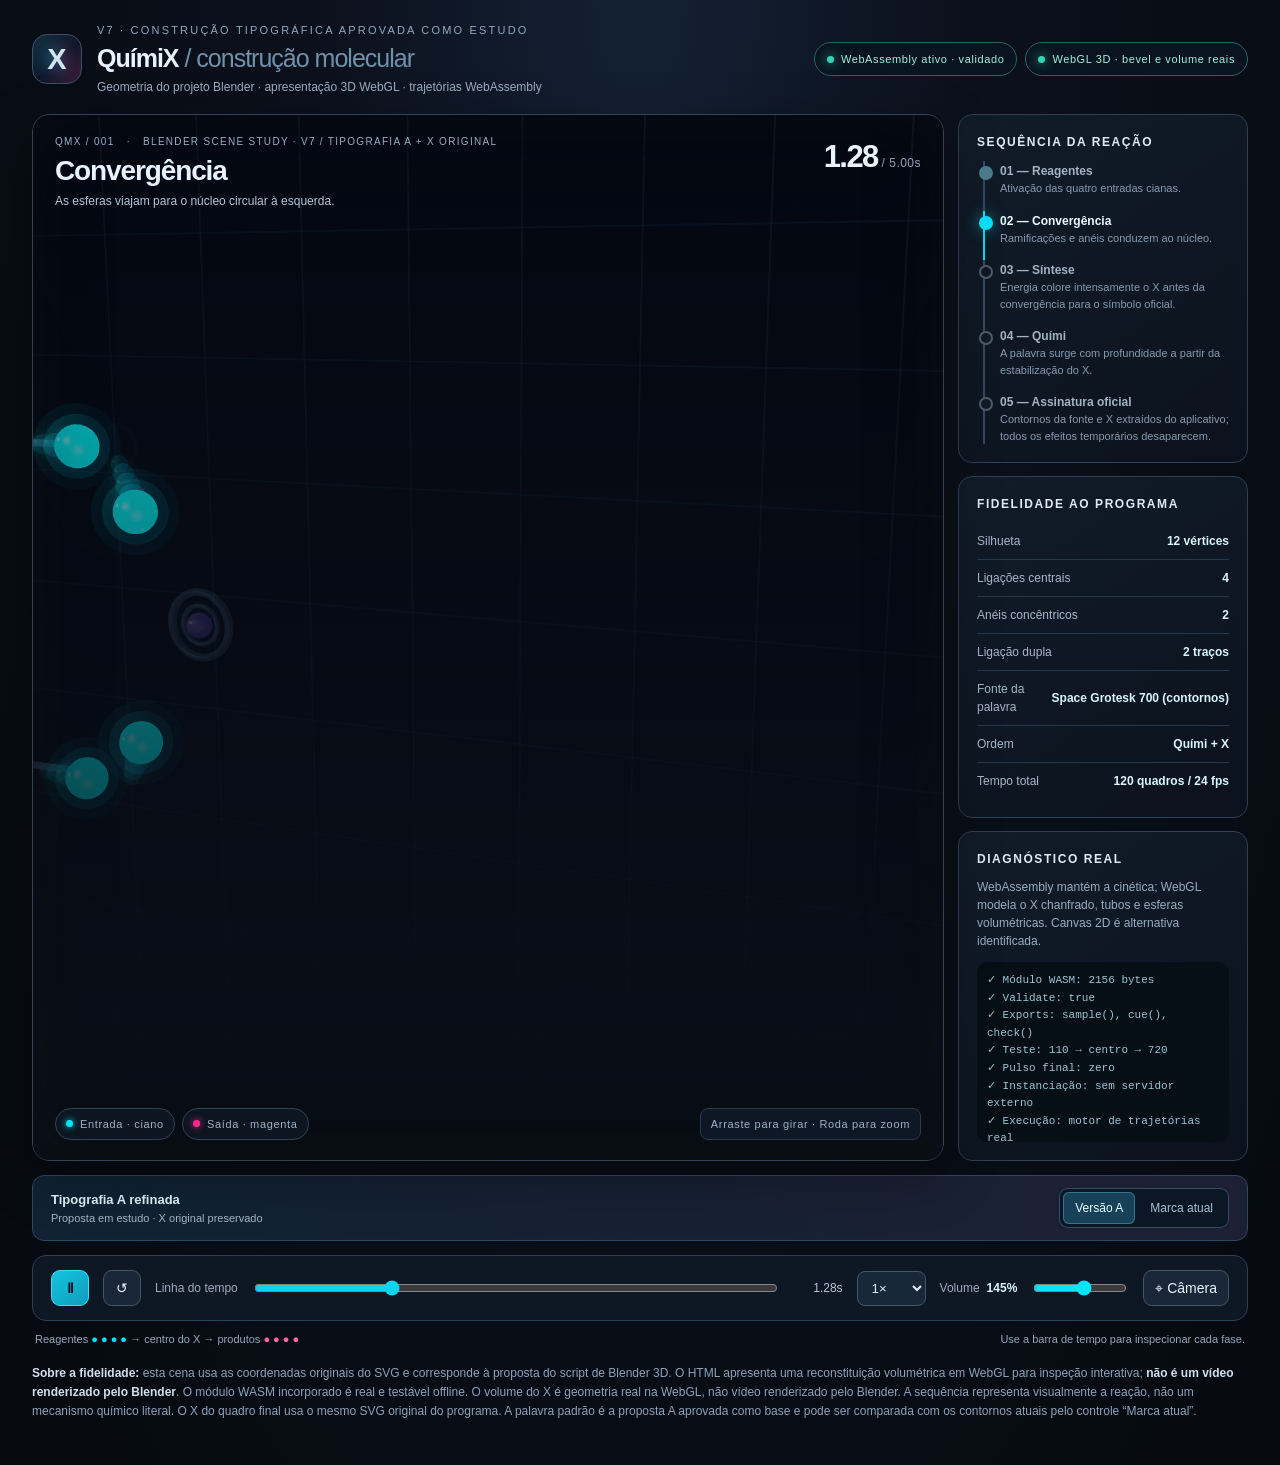
<file: experimentos-identidade/quimix/quimix_x_webassembly_3d_v7.html>
<!doctype html>
<html lang="pt-BR">
<head>
<meta charset="utf-8">
<meta name="viewport" content="width=device-width,initial-scale=1">
<meta name="theme-color" content="#0b101b">
<title>QuímiX — V7 | Tipografia A refinada + X molecular</title>
<style>
:root{color-scheme:dark;--bg:#070b13;--panel:#101824;--muted:#8d9bb0;--line:#26384a;--cy:#00e5ff;--pi:#ff2a8d;--ink:#e8f3ff;--serif:'Segoe UI',Inter,Arial,sans-serif}
*{box-sizing:border-box}body{margin:0;background:radial-gradient(ellipse at 50% 0%,#142135 0,#0b101b 37%,#06090f 100%);font:14px/1.5 var(--serif);color:var(--ink);min-height:100vh}
button,input{font:inherit}button{cursor:pointer}button:focus-visible,input:focus-visible{outline:2px solid var(--cy);outline-offset:3px}
.app{width:min(1460px,100%);margin:auto;padding:22px clamp(14px,2.5vw,36px) 34px}
.top{display:flex;gap:20px;align-items:center;justify-content:space-between;margin-bottom:18px;flex-wrap:wrap}
.identity{display:flex;align-items:center;gap:15px}.identity-icon{width:50px;height:50px;border-radius:15px;border:1px solid #3b5366;background:linear-gradient(138deg,#133041,#101729 54%,#372039);display:grid;place-items:center;font-weight:800;font-size:29px;line-height:1;color:#cfe6ee;text-shadow:-4px 0 15px #00e5ff82,4px 0 15px #ff2a8d82}.eyebrow{font-size:11px;letter-spacing:.2em;color:#92a8be;text-transform:uppercase}.top h1{font-size:clamp(18px,2.4vw,25px);font-weight:630;letter-spacing:-.04em;margin:1px 0}.top p{color:#9daec1;font-size:12px;margin:0}
.status{display:flex;align-items:center;gap:8px;flex-wrap:wrap}.flag{border:1px solid #395066;border-radius:100px;font-size:11px;letter-spacing:.055em;padding:8px 12px;background:#0a1420;display:flex;align-items:center;gap:7px}.flag .dot{width:7px;height:7px;border-radius:50%;background:#677d95}.flag.good{border-color:#21685e;color:#9ef1da}.flag.good .dot{background:#33d6b4;box-shadow:0 0 12px #33d6b4}.flag.bad{border-color:#81463d;color:#f8bcad}.flag.bad .dot{background:#e97964}
.main{display:grid;grid-template-columns:minmax(0,1fr) 290px;gap:14px}.screen{overflow:hidden;background:#080e18;border:1px solid #344456;border-radius:18px;position:relative;min-height:530px;box-shadow:inset 0 0 70px #14304725,0 15px 55px #0005}.screen:before{content:"";position:absolute;inset:0;background:radial-gradient(ellipse at 42% 47%,#16344b42 0,transparent 56%),linear-gradient(180deg,#fff1 1px,transparent 1px),linear-gradient(90deg,#fff1 1px,transparent 1px);background-size:auto,44px 44px,44px 44px;mask-image:linear-gradient(90deg,transparent,#000 13% 87%,transparent);pointer-events:none;opacity:.35}.screen:after{content:"";position:absolute;inset:0;pointer-events:none;background:linear-gradient(180deg,#0f1b2a18,#090f18 94%)}
#view{position:absolute;inset:0;width:100%;height:100%;display:block;touch-action:none;cursor:grab;filter:saturate(1.08) contrast(1.03)}#view.dragging{cursor:grabbing}.screen:before{content:'';position:absolute;inset:0;pointer-events:none;background:radial-gradient(circle at 50% 54%,rgba(255,255,255,.03),rgba(255,255,255,0) 24%),radial-gradient(circle at 50% 54%,rgba(0,229,255,.10),rgba(0,229,255,0) 35%),radial-gradient(circle at 50% 54%,rgba(255,42,141,.08),rgba(255,42,141,0) 43%),linear-gradient(180deg,rgba(255,255,255,.02),rgba(255,255,255,0));mix-blend-mode:screen}.screen:after{content:'';position:absolute;inset:-1px;pointer-events:none;border-radius:18px;box-shadow:inset 0 0 80px rgba(255,255,255,.03),inset 0 -40px 80px rgba(0,0,0,.28)}
.display-top,.display-bottom{position:absolute;left:22px;right:22px;z-index:2;pointer-events:none}.display-top{top:19px;display:flex;align-items:start;justify-content:space-between;gap:10px}.scene-code{font-size:10px;letter-spacing:.13em;color:#9aadc1}.phase-title{font-size:clamp(18px,2.8vw,28px);font-weight:640;line-height:1.2;margin-top:5px;letter-spacing:-.04em}.phase-sub{font-size:12px;color:#b6c6d6;margin-top:4px;max-width:410px}.bigtime{font-size:31px;letter-spacing:-.05em;font-weight:600;text-align:right;font-variant-numeric:tabular-nums}.bigtime small{font-size:12px;color:#93a4b9;font-weight:400;letter-spacing:.04em}.display-bottom{bottom:20px;display:flex;justify-content:space-between;align-items:end;gap:15px;color:#9db0c4;font-size:11px;letter-spacing:.06em}.display-bottom .hint{background:#111d2bb8;border:1px solid #2a3b4d;border-radius:8px;padding:7px 10px}.chiprow{display:flex;gap:7px;flex-wrap:wrap}.element-chip{display:flex;gap:7px;align-items:center;background:#0d1824c4;border:1px solid #324355;padding:7px 10px;border-radius:100px}.element-chip i{width:7px;height:7px;background:var(--cy);border-radius:50%;box-shadow:0 0 7px var(--cy)}.element-chip.pink i{background:var(--pi);box-shadow:0 0 7px var(--pi)}
.side{display:flex;flex-direction:column;gap:13px}.panel{background:linear-gradient(145deg,#111c29,#0b121d);border:1px solid #2d4054;border-radius:14px;padding:18px}.panel h2{margin:0 0 10px;font-size:12px;font-weight:700;letter-spacing:.13em;text-transform:uppercase;color:#e0eaf4}.panel p{color:#98adc0;font-size:12px;margin:0 0 12px}.step{border-left:2px solid #344759;margin-left:6px;padding:1px 0 14px 15px;position:relative;color:#879aae}.step:last-child{padding-bottom:0}.step[role="button"]{cursor:pointer}.step:focus-visible{outline:2px solid var(--cy);outline-offset:2px}.step:before{content:"";position:absolute;left:-6px;top:5px;width:10px;height:10px;border-radius:50%;border:2px solid #485b6b;background:#0f1823}.step b{font-weight:650;display:block;color:#a4b3c2;font-size:12px}.step small{display:block;font-size:11px;line-height:1.5}.step.active{border-left-color:#00d8ee}.step.active:before{background:#00dcf5;border-color:#00dcf5;box-shadow:0 0 15px #00e5ff88}.step.active b{color:#ecfaff}.step.done:before{background:#497b8a;border-color:#497b8a}
.metric{display:grid;grid-template-columns:1fr auto;align-items:center;padding:9px 0;border-bottom:1px solid #26384b;color:#a7b8c9;font-size:12px}.metric:last-child{border-bottom:0}.metric strong{color:#d9f6ff;font-variant-numeric:tabular-nums}.metal{color:#eff8fc}.aqua{color:var(--cy)}.pinktext{color:#ff67a8}
.controls{display:flex;align-items:center;gap:14px;flex-wrap:wrap;background:#0e1724;border:1px solid #2a4055;border-radius:14px;margin-top:14px;padding:14px 18px}.action{display:grid;place-items:center;border:1px solid #40566b;border-radius:9px;background:#192738;color:#e6f6ff;height:36px;min-width:38px;padding:0 11px}.action.primary{background:linear-gradient(140deg,#14c4df,#0f9cbd);color:#00121c;border-color:#42daf4;font-weight:800}.action:hover{filter:brightness(1.14)}.time-slider{accent-color:#08d5ef;flex:1;min-width:180px;cursor:pointer}.speed{background:#182838;color:#deeeff;border:1px solid #40576c;border-radius:8px;padding:8px 10px}.ctl-time{width:49px;text-align:right;font-size:12px;color:#b4c8d9;font-variant-numeric:tabular-nums}.controls label{font-size:12px;color:#9dacbf}.legend{display:flex;justify-content:space-between;flex-wrap:wrap;gap:10px;padding:10px 3px 0;color:#95a8bc;font-size:11px}.smallnote{margin-top:16px;color:#8ea3b9;font-size:12px;line-height:1.6}.smallnote b{color:#d0e0ef}.alert{display:none;margin-top:12px;padding:14px;background:#311e28;border:1px solid #744754;border-radius:10px;color:#ffcad9;white-space:pre-wrap}.alert.visible{display:block}.diagnostics{font:11px/1.6 ui-monospace,SFMono-Regular,Consolas,monospace;color:#9cc6d1;white-space:pre-wrap;overflow-wrap:anywhere;background:#060e16;border-radius:10px;padding:10px;min-height:82px;max-height:180px;overflow:auto}
@media(max-width:1100px){.main{grid-template-columns:1fr}.side{display:grid;grid-template-columns:1fr 1fr}.screen{min-height:520px}}@media(max-width:650px){.app{padding:13px}.screen{min-height:440px;border-radius:12px}.display-top{top:14px;left:14px;right:14px}.display-bottom{left:14px;right:14px;bottom:13px}.display-bottom .hint{display:none}.side{grid-template-columns:1fr}.panel{padding:14px}.legend{gap:6px}.controls{padding:10px;gap:9px}.top{gap:10px}.identity-icon{width:43px;height:43px}.bigtime{font-size:24px}}@media(prefers-reduced-motion:reduce){*{scroll-behavior:auto!important;transition:none!important}}

/* V5 — tipografia extraída dos mesmos WOFF2 do aplicativo, convertida em contornos SVG;
   símbolo X copiado literalmente do HTML original, sem redesenhar a marca. */
.qm-official-lockup{position:absolute;left:50%;top:53%;z-index:2;display:flex;align-items:flex-end;gap:2px;transform:translate(-50%,-50%) scale(var(--lock-scale,2.65));transform-origin:center center;color:#edf0f5;white-space:nowrap;pointer-events:none;opacity:0;isolation:isolate}
.qm-original-name{display:block;width:79.891px;height:52px;position:relative;transform-origin:right bottom;will-change:transform,opacity;opacity:0;filter:none}
.qm-exact-word{width:100%;height:52px;display:block;overflow:visible}
.qm-original-x{display:block;flex:0 0 auto;width:60.923px;height:44px;position:relative;top:-2px;overflow:hidden;will-change:transform,opacity;opacity:0;color:#edf0f5}
.qm-original-x>svg{width:100%;height:100%;display:block;overflow:hidden}
.qm-original-x svg [stroke="#4a5568"]{stroke:#8c93a8}
/* The temporary extrusion lives on the word layer only, never on the final word or original mark */
.qm-original-name::before{content:'';position:absolute;inset:0;pointer-events:none;opacity:var(--type-depth,0);background:linear-gradient(120deg,transparent,#00e5ff13,transparent,#ff2a8d11);filter:drop-shadow(-8px 8px 5px rgba(0,0,0,.38))}
.qm-original-name::after{content:'';position:absolute;inset:0;pointer-events:none;opacity:var(--type-chroma,0);background:linear-gradient(90deg,#00e5ff2b,transparent 48%,#ff2a8d2d);mix-blend-mode:screen}
.qm-official-lockup.finished .qm-original-name::before,.qm-official-lockup.finished .qm-original-name::after{opacity:0}
.qm-original-x::before{content:'';position:absolute;inset:0;pointer-events:none;border-radius:60%;box-shadow:0 0 32px 9px rgba(0,229,255,var(--mark-glow,0)),0 0 28px 10px rgba(255,42,141,var(--mark-glow,0))}
.qm-official-lockup.finished .qm-original-x::before{display:none}
@media(max-width:980px){.qm-official-lockup{--lock-scale:2.1}}
@media(max-width:600px){.qm-official-lockup{--lock-scale:1.40;top:56%}}
@media(prefers-reduced-motion:reduce){.qm-original-name,.qm-original-x{transition:none!important}}

.volume-control{display:inline-flex;gap:7px;align-items:center;color:#bfd4e4;font-size:12px;white-space:nowrap}.volume-control strong{color:#ddf9ff;font-size:12px;font-variant-numeric:tabular-nums}.volume-slider{width:94px;accent-color:#00e5ff;cursor:pointer}@media(max-width:650px){.volume-slider{width:100px}}

/* V7 — exact source X is untouched. Q/u/í/m/i are authored Bézier strokes based on approved A. */
.qm-v7-name{width:110px;height:46px;overflow:visible;position:relative;filter:none}
.qm-v7-face{position:absolute;inset:0;width:100%;height:100%;opacity:1;overflow:visible;transform-origin:right center}
.qm-v7-svg{display:block;width:110px;height:46px;overflow:visible}
.qm-v7-legacy{position:absolute;right:0;bottom:0;width:79.891px;height:52px;opacity:0;pointer-events:none}
.qm-v7-legacy .qm-exact-word{width:79.891px;height:52px}
.qm-v7-name .v7-glyph path{stroke-dasharray:1;stroke-dashoffset:var(--v7-dash,1)}
.qm-v7-name .glyph-q path{stroke-dashoffset:var(--dash-q,1)}
.qm-v7-name .glyph-u path{stroke-dashoffset:var(--dash-u,1)}
.qm-v7-name .glyph-i1 path{stroke-dashoffset:var(--dash-i1,1)}
.qm-v7-name .glyph-m path{stroke-dashoffset:var(--dash-m,1)}
.qm-v7-name .glyph-i2 path{stroke-dashoffset:var(--dash-i2,1)}
.qm-v7-name .v7-dot{opacity:var(--v7-dot,0)}
.qm-v7-name .v7-accent{opacity:var(--v7-accent,0);filter:drop-shadow(0 0 5px rgba(0,229,255,.45)) drop-shadow(0 0 5px rgba(255,42,141,.35))}
.qm-v7-name .v7-accent path{stroke-dasharray:1;stroke-dashoffset:var(--accent-dash,1)}
.qm-v7-name .v7-depth-back{opacity:calc(var(--v7-depth,0) * .75)}
.qm-v7-name .v7-depth-front{opacity:var(--v7-depth,0)}
.qm-v7-name .v7-word-face{filter:drop-shadow(0 2px 3px rgba(0,0,0,.45)) drop-shadow(0 0 9px rgba(221,240,255,var(--v7-glow,0)))}
.qm-v7-name::before,.qm-v7-name::after{display:none!important}
.qm-official-lockup{--lock-scale:2.32;gap:2.2px}
.qm-official-lockup.finished .qm-v7-name .v7-depth-back,.qm-official-lockup.finished .qm-v7-name .v7-depth-front{opacity:0!important}
.qm-official-lockup.finished .qm-v7-name .v7-word-face{filter:none!important}
body.v7-show-legacy .qm-v7-face{opacity:0}
body.v7-show-legacy .qm-v7-legacy{opacity:1}
.v7-variant-line{display:flex;align-items:center;justify-content:space-between;gap:16px;flex-wrap:wrap;padding:12px 18px;margin-top:14px;border:1px solid #2b4960;border-radius:12px;background:linear-gradient(95deg,#102233,#1d2034)}
.v7-variant-line strong{display:block;font-size:13px;color:#e3f4ff}
.v7-variant-line small{display:block;font-size:11px;color:#a1b8c9}
.v7-toggle{display:inline-flex;gap:3px;padding:3px;border-radius:9px;border:1px solid #384c60;background:#0b1724}
.v7-choice{font-size:12px;padding:7px 12px;color:#a7bdd2;background:none;border:0;border-radius:6px;cursor:pointer}
.v7-choice.selected{background:#174158;color:#eaffff;box-shadow:inset 0 0 0 1px #36738a}
.v7-choice:focus-visible{outline:2px solid #00e5ff;outline-offset:3px}
@media(max-width:980px){.qm-official-lockup{--lock-scale:1.94}}
@media(max-width:600px){.qm-official-lockup{--lock-scale:1.34;top:57%}.v7-variant-line{padding:11px}}
@media(prefers-reduced-motion:reduce){.qm-v7-face,.qm-v7-legacy{transition:none!important}}

</style>
</head>
<body>
<main class="app">
  <div class="top"><div class="identity"><div class="identity-icon" aria-hidden="true">X</div><div><div class="eyebrow">V7 · construção tipográfica aprovada como estudo</div><h1>QuímiX <span style="color:#7091a9;font-weight:400">/ construção molecular</span></h1><p>Geometria do projeto Blender · apresentação 3D WebGL · trajetórias WebAssembly</p></div></div><div class="status"><div class="flag" id="wasmStatus"><i class="dot"></i><span id="wasmLabel">Iniciando WebAssembly...</span></div><div class="flag" id="gpuStatus"><i class="dot"></i><span id="gpuLabel">Verificando WebGL...</span></div></div></div>
  <div class="main"><section class="screen" aria-label="Visualizador 3D da formação do X e integração da tipografia A, com comparação à marca atual"><canvas id="view" aria-label="Cena 3D: esferas cianas formam o X e geram nós magentas"></canvas><div id="officialLockup" class="qm-official-lockup" role="img" aria-label="QuímiX — assinatura oficial reproduzida do programa">
  <div id="officialWord" class="qm-original-name qm-v7-name" aria-label="Quími — redesenho tipográfico A">
<div id="v7Word" class="qm-v7-face"><svg xmlns="http://www.w3.org/2000/svg" class="qm-v7-svg" viewBox="22 27 545 213" role="img" aria-label="Quími, tipografia autoral A refinada">
<defs><linearGradient id="qmx-v7-accent" x1="0" y1="1" x2="1" y2="0"><stop offset="0" stop-color="#00e5ff"/><stop offset=".5" stop-color="#c7eff9"/><stop offset="1" stop-color="#ff2a8d"/></linearGradient></defs>
<g class="v7-depth-back" fill="none" stroke="#14212d" stroke-width="12" stroke-linecap="round" stroke-linejoin="round" transform="translate(-10 10)"><g class="v7-glyph glyph-q" transform="translate(0,0)"><path d="M91 45 C127 45 146 74 146 117 L146 142 C146 183 126 209 91 209 C55 209 35 182 35 142 L35 116 C35 73 55 45 91 45 Z" pathLength="1"/><path d="M99 177 C110 185 123 202 147 222" pathLength="1"/></g><g class="v7-glyph glyph-u" transform="translate(-3,0)"><path d="M180 104 L180 158 C180 195 199 208 225 208 C251 208 267 191 267 156 L267 104" pathLength="1"/></g><g class="v7-glyph glyph-i1" transform="translate(-5,0)"><path d="M310 104 L310 205" pathLength="1"/></g><g class="v7-glyph glyph-m" transform="translate(-7,0)"><path d="M353 205 L353 104 M353 146 C353 121 370 101 391 101 C415 101 424 117 424 142 L424 205 M424 147 C424 121 439 101 460 101 C486 101 493 119 493 146 L493 205" pathLength="1"/></g><g class="v7-glyph glyph-i2" transform="translate(-9,0)"><path d="M533 104 L533 205" pathLength="1"/></g></g>
<g class="v7-depth-front" fill="none" stroke="#304456" stroke-width="11" stroke-linecap="round" stroke-linejoin="round" transform="translate(-5 5)"><g class="v7-glyph glyph-q" transform="translate(0,0)"><path d="M91 45 C127 45 146 74 146 117 L146 142 C146 183 126 209 91 209 C55 209 35 182 35 142 L35 116 C35 73 55 45 91 45 Z" pathLength="1"/><path d="M99 177 C110 185 123 202 147 222" pathLength="1"/></g><g class="v7-glyph glyph-u" transform="translate(-3,0)"><path d="M180 104 L180 158 C180 195 199 208 225 208 C251 208 267 191 267 156 L267 104" pathLength="1"/></g><g class="v7-glyph glyph-i1" transform="translate(-5,0)"><path d="M310 104 L310 205" pathLength="1"/></g><g class="v7-glyph glyph-m" transform="translate(-7,0)"><path d="M353 205 L353 104 M353 146 C353 121 370 101 391 101 C415 101 424 117 424 142 L424 205 M424 147 C424 121 439 101 460 101 C486 101 493 119 493 146 L493 205" pathLength="1"/></g><g class="v7-glyph glyph-i2" transform="translate(-9,0)"><path d="M533 104 L533 205" pathLength="1"/></g></g>
<g class="v7-word-face" fill="none" stroke="#e1ecf5" stroke-width="8.7" stroke-linecap="round" stroke-linejoin="round"><g class="v7-glyph glyph-q" transform="translate(0,0)"><path d="M91 45 C127 45 146 74 146 117 L146 142 C146 183 126 209 91 209 C55 209 35 182 35 142 L35 116 C35 73 55 45 91 45 Z" pathLength="1"/><path d="M99 177 C110 185 123 202 147 222" pathLength="1"/></g><g class="v7-glyph glyph-u" transform="translate(-3,0)"><path d="M180 104 L180 158 C180 195 199 208 225 208 C251 208 267 191 267 156 L267 104" pathLength="1"/></g><g class="v7-glyph glyph-i1" transform="translate(-5,0)"><path d="M310 104 L310 205" pathLength="1"/></g><g class="v7-glyph glyph-m" transform="translate(-7,0)"><path d="M353 205 L353 104 M353 146 C353 121 370 101 391 101 C415 101 424 117 424 142 L424 205 M424 147 C424 121 439 101 460 101 C486 101 493 119 493 146 L493 205" pathLength="1"/></g><g class="v7-glyph glyph-i2" transform="translate(-9,0)"><path d="M533 104 L533 205" pathLength="1"/></g></g>
<circle class="v7-dot" cx="524" cy="65" r="4.6" fill="#e1ecf5"/>
<g class="v7-accent" stroke-linecap="round"><path d="M294 77 L318 49" stroke="url(#qmx-v7-accent)" stroke-width="4.3" pathLength="1"/><circle cx="294" cy="77" r="2.5" fill="#00e5ff"/><circle cx="318" cy="49" r="3.0" fill="#ff2a8d"/></g>
</svg></div>
<div id="legacyWord" class="qm-v7-legacy" aria-hidden="true"><svg class="qm-exact-word" xmlns="http://www.w3.org/2000/svg" viewBox="0 0 79.891 52" width="79.891" height="52" role="presentation" aria-hidden="true"><g fill="currentColor" transform="translate(0 41) scale(0.03040 -0.03040)"><path transform="translate(0 0)" d="M338 -14Q206 -14 128.0 58.5Q50 131 50 266V434Q50 569 128.0 641.5Q206 714 338 714Q470 714 548.0 641.5Q626 569 626 434V266Q626 131 548.0 58.5Q470 -14 338 -14ZM338 104Q412 104 453.0 147.0Q494 190 494 262V438Q494 510 453.0 553.0Q412 596 338 596Q265 596 223.5 553.0Q182 510 182 438V262Q182 190 223.5 147.0Q265 104 338 104ZM384 -180Q335 -180 304.5 -149.5Q274 -119 274 -68V0H402V-48Q402 -78 430 -78H489V-180Z"/><path transform="translate(666 0)" d="M259 -8Q201 -8 157.5 18.5Q114 45 90.0 92.0Q66 139 66 200V496H192V210Q192 154 219.5 126.0Q247 98 298 98Q356 98 388.0 136.5Q420 175 420 244V496H546V0H422V65H404Q392 40 359.0 16.0Q326 -8 259 -8Z"/><path transform="translate(1272 0)" d="M70 0V496H196V0Z"/><path transform="translate(1528 0)" d="M70 0V496H194V442H212Q225 467 255.0 485.5Q285 504 334 504Q387 504 419.0 483.5Q451 463 468 430H486Q503 462 534.0 483.0Q565 504 622 504Q668 504 705.5 484.5Q743 465 765.5 425.5Q788 386 788 326V0H662V317Q662 358 641.0 378.5Q620 399 582 399Q539 399 515.5 371.5Q492 344 492 293V0H366V317Q366 358 345.0 378.5Q324 399 286 399Q243 399 219.5 371.5Q196 344 196 293V0Z"/><path transform="translate(2372 0)" d="M70 0V496H196V0ZM133 554Q99 554 75.5 576.0Q52 598 52 634Q52 670 75.5 692.0Q99 714 133 714Q168 714 191.0 692.0Q214 670 214 634Q214 598 191.0 576.0Q168 554 133 554Z"/></g><svg x="38.8" y="2" width="25.84" height="25.84" viewBox="0 0 20 20" overflow="visible">
<defs><linearGradient id="qm-v5-i-bond-grad" x1="0" y1="1" x2="1" y2="0"><stop offset="0" stop-color="#00e5ff"/><stop offset="1" stop-color="#ff2a8d"/></linearGradient></defs>
<line x1="4" y1="16.5" x2="15" y2="4.5" stroke="url(#qm-v5-i-bond-grad)" stroke-width="2.3" stroke-linecap="round"/>
<circle cx="4" cy="16.5" r="2.1" fill="#00c2e6"/><circle cx="4" cy="16.5" r="0.8" fill="#ffffff"/>
<circle cx="15" cy="4.5" r="2.8" fill="#ff2a8d"/><circle cx="15" cy="4.5" r="1" fill="#ffffff"/>
</svg></svg></div>
</div>
  <div id="officialMark" class="qm-original-x" aria-hidden="true"><svg xmlns="http://www.w3.org/2000/svg" viewBox="0 0 900 650" width="100%" height="100%">
          <defs>
          <filter id="qm-glow-cyan" x="-50%" y="-50%" width="200%" height="200%">
          <feGaussianBlur stdDeviation="12" result="blur1" />
          <feGaussianBlur stdDeviation="24" result="blur2" />
          <feMerge>
          <feMergeNode in="blur2" />
          <feMergeNode in="blur1" />
          <feMergeNode in="SourceGraphic" />
          </feMerge>
          </filter>
          <filter id="qm-glow-pink" x="-50%" y="-50%" width="200%" height="200%">
          <feGaussianBlur stdDeviation="12" result="blur1" />
          <feGaussianBlur stdDeviation="24" result="blur2" />
          <feMerge>
          <feMergeNode in="blur2" />
          <feMergeNode in="blur1" />
          <feMergeNode in="SourceGraphic" />
          </feMerge>
          </filter>
          <filter id="qm-node-glow-cyan" x="-100%" y="-100%" width="300%" height="300%">
          <feGaussianBlur stdDeviation="5" result="blur" />
          <feMerge>
          <feMergeNode in="blur" />
          <feMergeNode in="SourceGraphic" />
          </feMerge>
          </filter>
          <filter id="qm-node-glow-pink" x="-100%" y="-100%" width="300%" height="300%">
          <feGaussianBlur stdDeviation="5" result="blur" />
          <feMerge>
          <feMergeNode in="blur" />
          <feMergeNode in="SourceGraphic" />
          </feMerge>
          </filter>
          <clipPath id="qm-left-half">
          <rect x="0" y="0" width="450" height="650" />
          </clipPath>
          <clipPath id="qm-right-half">
          <rect x="450" y="0" width="450" height="650" />
          </clipPath>
          </defs>
          
          <line x1="450" y1="50" x2="450" y2="600" stroke="#4a5568" stroke-width="1.5" />
          
          <g clip-path="url(#qm-left-half)">
          <path d="M 265,100 L 370,100 L 450,270 L 530,100 L 635,100 L 495,325 L 635,550 L 530,550 L 450,380 L 370,550 L 265,550 L 405,325 Z" fill="none" stroke="#00e5ff" stroke-width="28" opacity="0.65" filter="url(#qm-glow-cyan)" />
          </g>
          
          <g clip-path="url(#qm-right-half)">
          <path d="M 265,100 L 370,100 L 450,270 L 530,100 L 635,100 L 495,325 L 635,550 L 530,550 L 450,380 L 370,550 L 265,550 L 405,325 Z" fill="none" stroke="#ff2a8d" stroke-width="28" opacity="0.65" filter="url(#qm-glow-pink)" />
          </g>
          
          <path d="M 265,100 L 370,100 L 450,270 L 530,100 L 635,100 L 495,325 L 635,550 L 530,550 L 450,380 L 370,550 L 265,550 L 405,325 Z" fill="currentColor" stroke="#4a5568" stroke-width="4" stroke-linejoin="miter" stroke-miterlimit="10" />
          
          <g stroke="#4a5568" stroke-width="2.5" stroke-linecap="round">
          <line x1="380" y1="180" x2="433" y2="325" />
          <line x1="380" y1="470" x2="433" y2="325" />
          <line x1="520" y1="180" x2="467" y2="325" />
          <line x1="520" y1="470" x2="467" y2="325" />
          </g>
          
          <circle cx="380" cy="180" r="7" fill="#00d2ff" filter="url(#qm-node-glow-cyan)" />
          <circle cx="380" cy="180" r="2.5" fill="currentColor" />
          <circle cx="380" cy="470" r="7" fill="#00d2ff" filter="url(#qm-node-glow-cyan)" />
          <circle cx="380" cy="470" r="2.5" fill="currentColor" />
          <circle cx="433" cy="325" r="7" fill="#00d2ff" filter="url(#qm-node-glow-cyan)" />
          <circle cx="433" cy="325" r="2.5" fill="currentColor" />
          
          <circle cx="520" cy="180" r="7" fill="#ff3385" filter="url(#qm-node-glow-pink)" />
          <circle cx="520" cy="180" r="2.5" fill="currentColor" />
          <circle cx="520" cy="470" r="7" fill="#ff3385" filter="url(#qm-node-glow-pink)" />
          <circle cx="520" cy="470" r="2.5" fill="currentColor" />
          <circle cx="467" cy="325" r="7" fill="#ff3385" filter="url(#qm-node-glow-pink)" />
          <circle cx="467" cy="325" r="2.5" fill="currentColor" />
          
          <line x1="433" y1="325" x2="260" y2="325" stroke="#4a5568" stroke-width="2.5" />
          <circle cx="260" cy="325" r="22" fill="none" stroke="#4a5568" stroke-width="2.5" />
          <circle cx="260" cy="325" r="13" fill="none" stroke="#4a5568" stroke-width="2.5" />
          <circle cx="260" cy="325" r="7" fill="#8b5cf6" filter="url(#qm-node-glow-cyan)" />
          <circle cx="260" cy="325" r="2.5" fill="currentColor" />
          
          <polyline points="245,310 200,210 110,210" fill="none" stroke="#4a5568" stroke-width="2.5" stroke-linejoin="round" />
          <polyline points="245,340 200,440 110,440" fill="none" stroke="#4a5568" stroke-width="2.5" stroke-linejoin="round" />
          
          <circle cx="200" cy="210" r="14" fill="currentColor" stroke="#4a5568" stroke-width="2.5" />
          <circle cx="200" cy="210" r="6" fill="#00d2ff" filter="url(#qm-node-glow-cyan)" />
          <circle cx="200" cy="210" r="2" fill="currentColor" />
          
          <circle cx="110" cy="210" r="14" fill="currentColor" stroke="#4a5568" stroke-width="2.5" />
          <circle cx="110" cy="210" r="6" fill="#00d2ff" filter="url(#qm-node-glow-cyan)" />
          <circle cx="110" cy="210" r="2" fill="currentColor" />
          
          <circle cx="200" cy="440" r="14" fill="currentColor" stroke="#4a5568" stroke-width="2.5" />
          <circle cx="200" cy="440" r="6" fill="#ff3385" filter="url(#qm-node-glow-pink)" />
          <circle cx="200" cy="440" r="2" fill="currentColor" />
          
          <circle cx="110" cy="440" r="11" fill="currentColor" stroke="#4a5568" stroke-width="2.5" />
          
          <line x1="467" y1="325" x2="575" y2="325" stroke="#4a5568" stroke-width="2.5" />
          <circle cx="575" cy="325" r="6" fill="currentColor" stroke="#4a5568" stroke-width="2.5" />
          
          <line x1="575" y1="325" x2="535" y2="260" stroke="#4a5568" stroke-width="2.5" />
          <line x1="575" y1="325" x2="535" y2="390" stroke="#4a5568" stroke-width="2.5" />
          
          <line x1="585" y1="319" x2="640" y2="319" stroke="#4a5568" stroke-width="2.5" />
          <line x1="585" y1="331" x2="640" y2="331" stroke="#4a5568" stroke-width="2.5" />
          
          <line x1="640" y1="325" x2="720" y2="210" stroke="#4a5568" stroke-width="2.5" />
          <line x1="640" y1="325" x2="720" y2="440" stroke="#4a5568" stroke-width="2.5" />
          
          <circle cx="720" cy="210" r="14" fill="currentColor" stroke="#4a5568" stroke-width="2.5" />
          <circle cx="720" cy="210" r="6" fill="#ff3385" filter="url(#qm-node-glow-pink)" />
          <circle cx="720" cy="210" r="2" fill="currentColor" />
          
          <circle cx="720" cy="440" r="11" fill="currentColor" stroke="#4a5568" stroke-width="2.5" />
          </svg></div>
  </div><div class="display-top"><div><div class="scene-code">QMX / 001 &nbsp; · &nbsp; BLENDER SCENE STUDY · V7 / TIPOGRAFIA A + X ORIGINAL</div><div class="phase-title" id="phaseTitle">Reagentes</div><div class="phase-sub" id="phaseSub">Esferas cianas se ativam nas ramificações originais.</div></div><div class="bigtime"><span id="bigTime">0.00</span><small> / 5.00s</small></div></div><div class="display-bottom"><div class="chiprow"><span class="element-chip"><i></i> Entrada · ciano</span><span class="element-chip pink"><i></i> Saída · magenta</span></div><span class="hint">Arraste para girar · Roda para zoom</span></div></section><aside class="side"><section class="panel"><h2>Sequência da reação</h2><div class="step" id="step0" tabindex="0" role="button" aria-label="Ir à etapa 1 da animação"><b>01 — Reagentes</b><small>Ativação das quatro entradas cianas.</small></div><div class="step" id="step1" tabindex="0" role="button" aria-label="Ir à etapa 2 da animação"><b>02 — Convergência</b><small>Ramificações e anéis conduzem ao núcleo.</small></div><div class="step" id="step2" tabindex="0" role="button" aria-label="Ir à etapa 3 da animação"><b>03 — Síntese</b><small>Energia colore intensamente o X antes da convergência para o símbolo oficial.</small></div><div class="step" id="step3" tabindex="0" role="button" aria-label="Ir à etapa 4 da animação"><b>04 — Quími</b><small>A palavra surge com profundidade a partir da estabilização do X.</small></div><div class="step" id="step4" tabindex="0" role="button" aria-label="Ir à etapa 5 da animação"><b>05 — Assinatura oficial</b><small>Contornos da fonte e X extraídos do aplicativo; todos os efeitos temporários desaparecem.</small></div></section><section class="panel"><h2>Fidelidade ao programa</h2><div class="metric"><span>Silhueta</span><strong>12 vértices</strong></div><div class="metric"><span>Ligações centrais</span><strong>4</strong></div><div class="metric"><span>Anéis concêntricos</span><strong>2</strong></div><div class="metric"><span>Ligação dupla</span><strong>2 traços</strong></div><div class="metric"><span>Fonte da palavra</span><strong>Space Grotesk 700 (contornos)</strong></div><div class="metric"><span>Ordem</span><strong>Quími + X</strong></div><div class="metric"><span>Tempo total</span><strong>120 quadros / 24 fps</strong></div></section><section class="panel"><h2>Diagnóstico real</h2><p>WebAssembly mantém a cinética; WebGL modela o X chanfrado, tubos e esferas volumétricas. Canvas 2D é alternativa identificada.</p><div class="diagnostics" id="diag" aria-live="polite">Aguardando inicialização...</div></section></aside></div>
  <div class="v7-variant-line"><span><strong>Tipografia A refinada</strong><small>Proposta em estudo · X original preservado</small></span><div class="v7-toggle" role="group" aria-label="Comparação tipográfica"><button type="button" id="chooseA" class="v7-choice selected" aria-pressed="true">Versão A</button><button type="button" id="chooseLegacy" class="v7-choice" aria-pressed="false">Marca atual</button></div></div>
<div class="controls"><button class="action primary" id="play" aria-label="Reproduzir ou pausar">▶</button><button class="action" id="restart" aria-label="Reiniciar">↺</button><label for="scrub">Linha do tempo</label><input class="time-slider" type="range" id="scrub" min="0" max="5" step="0.005" value="0" aria-label="Posição na linha do tempo, em segundos"><span class="ctl-time" id="seekLabel">0.00s</span><select class="speed" id="speed" aria-label="Velocidade"><option value="0.5">0,5×</option><option value="1" selected>1×</option><option value="1.5">1,5×</option><option value="2">2×</option></select><label class="volume-control" for="volumeControl">Volume <strong id="volumeValue">145%</strong></label><input class="volume-slider" type="range" id="volumeControl" min="90" max="190" step="5" value="145" aria-label="Intensidade de volume 3D em porcentagem"><button class="action" id="resetCamera" aria-label="Redefinir ângulo de câmera">⌖ Câmera</button></div>
  <div class="legend"><span>Reagentes <span class="aqua">● ● ● ●</span> → centro do X → produtos <span class="pinktext">● ● ● ●</span></span><span>Use a barra de tempo para inspecionar cada fase.</span></div>
  <div id="error" class="alert" role="alert"></div>
  <p class="smallnote"><b>Sobre a fidelidade:</b> esta cena usa as coordenadas originais do SVG e corresponde à proposta do script de Blender 3D. O HTML apresenta uma reconstituição volumétrica em WebGL para inspeção interativa; <b>não é um vídeo renderizado pelo Blender</b>. O módulo WASM incorporado é real e testável offline. O volume do X é geometria real na WebGL, não vídeo renderizado pelo Blender. A sequência representa visualmente a reação, não um mecanismo químico literal. O X do quadro final usa o mesmo SVG original do programa. A palavra padrão é a proposta A aprovada como base e pode ser comparada com os contornos atuais pelo controle “Marca atual”.</p>
</main>
<script>
'use strict';
const WASM_B64 = 'AGFzbQEAAAABEgNgA39/fQF9YAJ/fQF9YAABfwMEAwABAgQFAXABAQEFAwEAAgYIAX8BQcCNBAsHIQQGbWVtb3J5AgAGc2FtcGxlAAADY3VlAAEFY2hlY2sAAgrDCgPzBQICfQV/QwAAAAAhAwJAIABBB0sNAEMAAAAAQwAAgD8gAiACQwAAgD9eGyACQwAAAABdGyEEIABBAnQiBUGgjYCAAGooAgAhBiAFQYCNgIAAaigCACEHAkACQAJAIAFBfWoOAgABAgsCQCAAQQNLDQBDAAAAAEMAAIA/IARDj8J1vJJDkMJ1PZUiAiACQwAAgD9eGyACQwAAAABdGyICIAKUQwAAQEAgAiACkpOUQwAAgD9DAAAAAEMAAIA/IARDcT0Kv5JDsEdhPZUiAiACQwAAgD9eGyACQwAAAABdGyICIAKUQwAAQEAgAiACkpOUk5QPC0MAAAAAQwAAgD8gBCAHKgIAIgKTIAJDrkdhPZIgApOVIgIgAkMAAIA/XhsgAkMAAAAAXRsiAiAClEMAAEBAIAIgApKTlA8LAkAgAEEDSw0AQwAAgD9DAAAAAEMAAIA/IARDXI8Cv5JDgBSuPZUiAiACQwAAgD9eGyACQwAAAABdGyICIAKUQwAAQEAgAiACkpOUk0NxPYo+lENI4To/[base64]/[base64]/kkOQwnU+lSIBIAFDAACAP14bIAFDAAAAAF0bIgEgAZRDAABAQCABIAGSk5QPC0MAAAAAQwAAgD8gAUNmZia/kkPiepQ+lSIBIAFDAACAP14bIAFDAAAAAF0bIgEgAZRDAABAQCABIAGSk5QPC0MAAAAAQwAAgD8gAUNcjwK/kkOYmZk9lSICIAJDAACAP14bIAJDAAAAAF0bIgIgApRDAABAQCACIAKSk5RDAACAP0MAAAAAQwAAgD8gAUOkcB2/kkNYj8I9lSIBIAFDAACAP14bIAFDAAAAAF0bIgEgAZRDAABAQCABIAGSk5STlA8LQwAAAABDAACAPyABQz0K176SQz4KVz6VIgEgAUMAAIA/XhsgAUMAAAAAXRsiASABlEMAAEBAIAEgAZKTlA8LQwAAAABDAACAPyABQx+FK7+SQ5qZmT6VIgEgAUMAAIA/XhsgAUMAAAAAXRsiASABlEMAAEBAIAEgAZKTlA8LQwAAAABDAACAPyABQylcDz6VIgEgAUMAAIA/XhsgAUMAAAAAXRsiASABlEMAAEBAIAEgAZKTlCECCyACCwgAQdia4YoFCwvIBQEAQYAIC8AFAAAAAAAA3EIAAFJD4XqUPuxROD4AANxCAABSQ+F6lD6amZk+AABIQwAAUkOamZk+zczMPgAAdUMAAJtDMzOzPkjh+j4AAIJDAICiQ83MzD4pXA8/AIDYQwCAokMAAAA/j8IVPwAA4UMAgKJDAAAAPwAAAAAAAEhDAABSQ5qZmT5cj0I+AABIQwAAUkOamZk+exSuPgAAdUMAAJtDexSuPh+F6z4AAIJDAICiQ+xRuD7NzAw/AIDYQwCAokMfhes+j8IVPwAA4UMAgKJDAAAAPwAAAAAAANxCAADcQ5qZmT7sUTg+AADcQgAA3EOamZk+UriePgAASEMAANxDmpmZPj0K1z4AAHVDAACqQzMzsz4AAAA/AACCQwCAokPNzMw+KVwPPwCA2EMAgKJDZmbmPo/CFT8AAOFDAICiQwAAAD8AAAAAAABIQwAA3EOamZk+zcxMPgAASEMAANxDmpmZPjMzsz4AAHVDAACqQ3sUrj7Xo/A+AACCQwCAokPsUbg+zcwMPwCA2EMAgKJDj8L1Po/CFT8AAOFDAICiQwAAAD8IrBw/AADhQwCAokNI4fo+16MwPwCA6UMAgKJDrkfhPlyPQj8AgOlDAICiQ6RwvT6uRyE/AADhQwCAokNI4fo+MzMzPwCA6UMAgKJDPQrXPoXrUT8AAAJEAAA0QzMzsz4v3SQ/AADhQwCAokNI4fo+7FE4PwCA6UMAgKJDPQrXPj0KVz8AAAJEAADrQzMzsz6wcig/AADhQwCAokNI4fo+7FE4PwCA6UMAgKJDPQrXPnE9Sj8AwA9EAICiQ1yPwj49Clc/AAAgRACAokNcj8I+exRuPwAANEQAAFJDMzOzPgAEAABwBAAA0AQAAEAFAACgBQAA0AUAAAAGAAAwBgAABwAAAAYAAAAHAAAABgAAAAMAAAADAAAAAwAAAAUAAAA=';
const $=id=>document.getElementById(id);
const canvas=$('view');let engine=null,wasm=null,glOK=false,now=(matchMedia('(prefers-reduced-motion: reduce)').matches?1:0),play=false,rate=1,last=0,angle=.26,tilt=.21,dist=8.2,drag=false,px=0,py=0;
const reduce=matchMedia('(prefers-reduced-motion: reduce)').matches;
let volume=1.45; const length=5;const points=[[265,100],[370,100],[450,270],[530,100],[635,100],[495,325],[635,550],[530,550],[450,380],[370,550],[265,550],[405,325]];
const left=[[[110,210],[200,210]],[[110,440],[200,440]],[[200,210],[245,310],[260,325]],[[200,440],[245,340],[260,325]],[[260,325],[433,325]]];
const right=[[[467,325],[575,325]],[[575,325],[535,260]],[[575,325],[535,390]],[[585,319],[640,319]],[[585,331],[640,331]],[[640,325],[720,210]],[[640,325],[720,440]]];
const innerL=[[[380,180],[433,325]],[[380,470],[433,325]]],innerR=[[[467,325],[520,180]],[[467,325],[520,470]]];
const CY=[0,.87,1], PI=[1,.18,.56], STEEL=[.34,.44,.56], GRAPH=[.16,.21,.27], WHITE=[.87,.97,1];
const xy=(p,z=.21)=>[(p[0]-450)*.008,(325-p[1])*.008,z], clamp=x=>Math.max(0,Math.min(1,x));
const smooth=(a,b,t)=>{let x=clamp((t-a)/(b-a));return x*x*(3-2*x)};
const mix=(a,b,t)=>a+(b-a)*t;
const easeOutCubic=t=>1-Math.pow(1-clamp(t),3);
const easeInOutCubic=t=>{t=clamp(t);return t<.5?4*t*t*t:1-Math.pow(-2*t+2,3)/2};
const easeOutBack=t=>{t=clamp(t);const c1=1.70158,c3=c1+1;return 1+c3*Math.pow(t-1,3)+c1*Math.pow(t-1,2)};
const pulse=(a,b,t,f=1)=>mix(a,b,.5+.5*Math.sin(t*f*Math.PI*2));
const pdesc=[
  ['Reagentes','Esferas cianas se ativam nas ramificações originais.'],
  ['Convergência','As esferas viajam para o núcleo circular à esquerda.'],
  ['Síntese','O X recebe destaque cromático máximo antes de convergir ao símbolo oficial.'],
  ['Quími','A palavra se encaixa à esquerda do X e recupera o aspecto do programa.'],
  ['Assinatura oficial','O Quími e o X encaixam no arranjo original; os efeitos 3D se dissipam.']
];
function phase(t){return t<.15?0:t<.51?1:t<.65?2:t<.93?3:4}
function diag(s){$('diag').textContent=s}
function flag(id,label,ok,message){const n=$(id);n.classList.toggle('good',ok);n.classList.toggle('bad',!ok);$(label).textContent=message}
function error(message){$('error').classList.add('visible');$('error').textContent=message}
async function initWasm(){
  try {
    const bin=Uint8Array.from(atob(WASM_B64),c=>c.charCodeAt(0));
    if(!WebAssembly.validate(bin))throw new Error('WebAssembly.validate retornou false');
    const {instance}=await WebAssembly.instantiate(bin);
    const m=instance.exports;
    if(!m.sample||!m.cue||m.check()!==0x51584D58)throw new Error('Teste de integridade do módulo não passou');
    if(Math.abs(m.sample(0,0,0)-110)>.01||Math.abs(m.sample(7,0,1)-720)>.01||m.cue(3,1)>.01)throw new Error('Resultados de cinética fora da faixa de referência');
    wasm=m;flag('wasmStatus','wasmLabel',true,'WebAssembly ativo · validado');
    diag('✓ Módulo WASM: '+bin.length+' bytes\n✓ Validate: true\n✓ Exports: sample(), cue(), check()\n✓ Teste: 110 → centro → 720\n✓ Pulso final: zero\n✓ Instanciação: sem servidor externo\n✓ Execução: motor de trajetórias real');
    $('play').disabled=false;if(!reduce){play=true;$('play').textContent='Ⅱ'}
  }catch(e){flag('wasmStatus','wasmLabel',false,'WebAssembly indisponível');diag('✗ '+e.message+'\nNão há simulação de cinética falsa.');error('Não foi possível ativar WebAssembly: '+e.message+'. A cena fica em repouso até que o navegador ofereça suporte WASM.');$('play').disabled=true}
}
const vector=(x,y,z)=>[x,y,z];const sub=(a,b)=>[a[0]-b[0],a[1]-b[1],a[2]-b[2]], add=(a,b)=>[a[0]+b[0],a[1]+b[1],a[2]+b[2]], mul=(a,s)=>[a[0]*s,a[1]*s,a[2]*s], dot=(a,b)=>a[0]*b[0]+a[1]*b[1]+a[2]*b[2],cross=(a,b)=>[a[1]*b[2]-a[2]*b[1],a[2]*b[0]-a[0]*b[2],a[0]*b[1]-a[1]*b[0]],len=a=>Math.hypot(...a),norm=a=>{const l=len(a)||1;return a.map(x=>x/l)};
function perspective(fov,aspect,near,far){const f=1/Math.tan(fov/2), nf=1/(near-far);return new Float32Array([f/aspect,0,0,0,0,f,0,0,0,0,(far+near)*nf,-1,0,0,(2*far*near)*nf,0])}
function lookAt(eye,center,up){const z=norm(sub(eye,center)),x=norm(cross(up,z)),y=cross(z,x);return new Float32Array([x[0],y[0],z[0],0,x[1],y[1],z[1],0,x[2],y[2],z[2],0,-dot(x,eye),-dot(y,eye),-dot(z,eye),1]);}
function matMul(a,b){const o=new Float32Array(16);for(let c=0;c<4;c++)for(let r=0;r<4;r++)for(let k=0;k<4;k++)o[c*4+r]+=a[k*4+r]*b[c*4+k];return o}
function mat(x=0,y=0,z=0,sx=1,sy=1,sz=1){return new Float32Array([sx,0,0,0,0,sy,0,0,0,0,sz,0,x,y,z,1])}
function segmentMat(a,b,r){const d=sub(b,a),l=len(d);if(l<.00001)return null;const z=norm(d),x=norm(cross(Math.abs(z[2])>.93?[0,1,0]:[0,0,1],z)),y=cross(z,x),m=mul(add(a,b),.5);return new Float32Array([x[0]*r,x[1]*r,x[2]*r,0,y[0]*r,y[1]*r,y[2]*r,0,z[0]*l,z[1]*l,z[2]*l,0,m[0],m[1],m[2],1]);}
function shader(gl,type,src){let s=gl.createShader(type);gl.shaderSource(s,src);gl.compileShader(s);if(!gl.getShaderParameter(s,gl.COMPILE_STATUS))throw Error('Shader: '+gl.getShaderInfoLog(s));return s}
function createMesh(gl,v,indices){const data=new Float32Array(v),idx=new Uint16Array(indices);const buf=gl.createBuffer(),elem=gl.createBuffer();gl.bindBuffer(gl.ARRAY_BUFFER,buf);gl.bufferData(gl.ARRAY_BUFFER,data,gl.STATIC_DRAW);gl.bindBuffer(gl.ELEMENT_ARRAY_BUFFER,elem);gl.bufferData(gl.ELEMENT_ARRAY_BUFFER,idx,gl.STATIC_DRAW);return {buf,elem,count:idx.length}}
function uvSphere(){let v=[],inds=[],lon=26,lat=18;for(let j=0;j<=lat;j++){let a=Math.PI*j/lat;for(let i=0;i<=lon;i++){let b=2*Math.PI*i/lon,x=Math.sin(a)*Math.cos(b),y=Math.sin(a)*Math.sin(b),z=Math.cos(a);v.push(x,y,z,x,y,z)}}for(let j=0;j<lat;j++)for(let i=0;i<lon;i++){let a=j*(lon+1)+i,b=a+lon+1;inds.push(a,b,a+1,b,b+1,a+1)}return {v,inds}}
function cylinder(){let v=[],inds=[],n=24;for(let j=0;j<2;j++){let z=j-.5;for(let i=0;i<=n;i++){let a=2*Math.PI*i/n,x=Math.cos(a),y=Math.sin(a);v.push(x,y,z,x,y,0)}}for(let i=0;i<n;i++){let k=n+1;inds.push(i,i+k,i+1,i+k,i+k+1,i+1)}return {v,inds}}
function torus(){let v=[],inds=[],N=64,M=12;for(let i=0;i<=N;i++){let a=i/N*Math.PI*2;for(let j=0;j<=M;j++){let b=j/M*Math.PI*2,rr=1+Math.cos(b)*.115,z=Math.sin(b)*.115;v.push(rr*Math.cos(a),rr*Math.sin(a),z,Math.cos(a)*Math.cos(b),Math.sin(a)*Math.cos(b),Math.sin(b))}}for(let i=0;i<N;i++)for(let j=0;j<M;j++){let a=i*(M+1)+j,b=a+M+1;inds.push(a,a+1,b,a+1,b+1,b)}return {v,inds}}
function area(poly){return poly.reduce((a,p,i)=>a+p[0]*poly[(i+1)%poly.length][1]-poly[(i+1)%poly.length][0]*p[1],0)/2}
function tris(poly){const order=[...poly.keys()],ccw=area(poly)>0?1:-1,out=[];function cross2(a,b,c){return (b[0]-a[0])*(c[1]-a[1])-(b[1]-a[1])*(c[0]-a[0])}function inside(a,b,c,p){let q=cross2(a,b,p),r=cross2(b,c,p),s=cross2(c,a,p);return ccw>0?q>=0&&r>=0&&s>=0:q<=0&&r<=0&&s<=0}let loops=0;while(order.length>3&&loops++<100){let found=false;for(let i=0;i<order.length;i++){let p=order[(i+order.length-1)%order.length],q=order[i],r=order[(i+1)%order.length],a=poly[p],b=poly[q],c=poly[r];if(cross2(a,b,c)*ccw<=.0000001)continue;let valid=true;for(let k of order)if(k!==p&&k!==q&&k!==r&&inside(a,b,c,poly[k])){valid=false;break}if(!valid)continue;out.push(...(ccw>0?[p,q,r]:[r,q,p]));order.splice(i,1);found=true;break}if(!found)throw Error('Não foi possível triangular a silhueta fiel do X')}out.push(...(ccw>0?order:[...order].reverse()));return out}
function xMesh(){
 const poly=points.map(p=>xy(p,0)),N=poly.length,orientation=Math.sign(area(poly))||1;
 // A narrow inset is used for the raised front/back faces; outer silhouette never changes.
 const inward=[],outward=[];
 for(let i=0;i<N;i++){
   let before=poly[(i+N-1)%N],at=poly[i],after=poly[(i+1)%N];
   let a=norm([at[0]-before[0],at[1]-before[1],0]),b=norm([after[0]-at[0],after[1]-at[1],0]);
   let e1=[orientation*-a[1],orientation*a[0],0],e2=[orientation*-b[1],orientation*b[0],0];
   let sum=norm(add(e1,e2)),denom=Math.max(.42,dot(sum,e1)),delta=clamp(.013/denom)*.065;
   let inset=.047/denom; inset=Math.min(.095,inset);
   // Acute concave points get a shallower relief, avoiding bevel self-intersection.
   let concave=(a[0]*b[1]-a[1]*b[0])*orientation<0;
   if(concave) inset*=.5;
   inward.push([at[0]+sum[0]*inset,at[1]+sum[1]*inset,0]);
   outward.push(norm([-sum[0],-sum[1],0]));
 }
 let v=[],inds=[];
 function vertex(pt,n){v.push(pt[0],pt[1],pt[2],n[0],n[1],n[2]);return v.length/6-1}
 function triangle(a,b,c){inds.push(a,b,c)}
 function bridge(outerA,outerB,innerB,innerA){triangle(outerA,outerB,innerB);triangle(outerA,innerB,innerA)}
 const face=tris(inward.map(p=>p.slice(0,2)));
 const front=[],back=[];
 for(let i=0;i<N;i++){front.push(vertex([inward[i][0],inward[i][1],.23],[0,0,1]));back.push(vertex([inward[i][0],inward[i][1],-.23],[0,0,-1]))}
 for(let j=0;j<face.length;j+=3){triangle(front[face[j]],front[face[j+1]],front[face[j+2]]);triangle(back[face[j+2]],back[face[j+1]],back[face[j]])}
 for(let i=0;i<N;i++){
  let j=(i+1)%N,o=outward[i];
  // Front bevel: sloped metallic facet, then a tall continuous sidewall, then rear bevel.
  let bevelN=norm([o[0]*.65,o[1]*.65,.75]);
  let a=vertex([inward[i][0],inward[i][1],.23],bevelN),b=vertex([inward[j][0],inward[j][1],.23],bevelN);
  let c=vertex([poly[j][0],poly[j][1],.16],bevelN),d=vertex([poly[i][0],poly[i][1],.16],bevelN);bridge(a,b,c,d);
  let ns=norm([o[0],o[1],0]);
  a=vertex([poly[i][0],poly[i][1],.16],ns);b=vertex([poly[j][0],poly[j][1],.16],ns);
  c=vertex([poly[j][0],poly[j][1],-.16],ns);d=vertex([poly[i][0],poly[i][1],-.16],ns);bridge(a,b,c,d);
  let bn=norm([o[0]*.65,o[1]*.65,-.75]);
  a=vertex([poly[i][0],poly[i][1],-.16],bn);b=vertex([poly[j][0],poly[j][1],-.16],bn);
  c=vertex([inward[j][0],inward[j][1],-.23],bn);d=vertex([inward[i][0],inward[i][1],-.23],bn);bridge(a,b,c,d);
 }
 return {v,inds};
}
function normalMatrix(m){
  const a=m[0],b=m[4],c=m[8],d=m[1],e=m[5],f=m[9],g=m[2],h=m[6],i=m[10];
  let A=e*i-f*h,B=f*g-d*i,C=d*h-e*g,D=c*h-b*i,E=a*i-c*g,F=b*g-a*h,G=b*f-c*e,H=c*d-a*f,I=a*e-b*d;
  let determinant=a*A+b*B+c*C,inv=1/(Math.abs(determinant)<1e-9?1:determinant);
  return new Float32Array([A*inv,B*inv,C*inv,D*inv,E*inv,F*inv,G*inv,H*inv,I*inv]);
}
function initGL(){const gl=canvas.getContext('webgl',{antialias:true,alpha:false,preserveDrawingBuffer:false})||canvas.getContext('experimental-webgl');if(!gl)throw Error('WebGL indisponível neste navegador');
 const vs=shader(gl,gl.VERTEX_SHADER,'attribute vec3 aP;attribute vec3 aN;uniform mat4 uM;uniform mat3 uN;uniform mat4 uVP;varying vec3 vN;varying vec3 vP;void main(){vec4 p=uM*vec4(aP,1.);vP=p.xyz;vN=normalize(uN*aN);gl_Position=uVP*p;}');
 const fs=shader(gl,gl.FRAGMENT_SHADER,'precision mediump float;varying vec3 vN;varying vec3 vP;uniform vec3 uColor;uniform vec3 uEye;uniform float uEm,uAlpha,uMetal;void main(){vec3 n=normalize(vN),v=normalize(uEye-vP);vec3 L1=normalize(vec3(-0.62,0.88,1.34));vec3 L2=normalize(vec3(0.81,-0.32,0.92));float d1=max(dot(n,L1),0.0),d2=max(dot(n,L2),0.0);float spec1=pow(max(dot(n,normalize(v+L1)),0.0),42.0);float spec2=pow(max(dot(n,normalize(v+L2)),0.0),22.0);float rim=pow(1.0-max(dot(n,v),0.0),2.5);vec3 base=uColor*(0.19+0.68*d1+0.30*d2+0.29*rim);vec3 spec=vec3(0.73,0.90,1.0)*spec1*(0.31+0.86*uMetal)+vec3(0.95,0.52,0.83)*spec2*(0.16+0.45*uMetal);vec3 col=base+spec+uColor*uEm*0.52;col+=vec3(0.12,0.21,0.26)*rim*(0.15+0.55*uMetal);gl_FragColor=vec4(col,uAlpha);}');
 let program=gl.createProgram();gl.attachShader(program,vs);gl.attachShader(program,fs);gl.linkProgram(program);if(!gl.getProgramParameter(program,gl.LINK_STATUS))throw Error('Link: '+gl.getProgramInfoLog(program));const attrP=gl.getAttribLocation(program,'aP'),attrN=gl.getAttribLocation(program,'aN');const u={M:gl.getUniformLocation(program,'uM'),N:gl.getUniformLocation(program,'uN'),VP:gl.getUniformLocation(program,'uVP'),Eye:gl.getUniformLocation(program,'uEye'),Metal:gl.getUniformLocation(program,'uMetal'),Color:gl.getUniformLocation(program,'uColor'),Em:gl.getUniformLocation(program,'uEm'),Alpha:gl.getUniformLocation(program,'uAlpha')};let primitives={sphere:createMesh(gl,...Object.values(uvSphere())),cylinder:createMesh(gl,...Object.values(cylinder())),torus:createMesh(gl,...Object.values(torus())),x:createMesh(gl,...Object.values(xMesh()))};gl.enable(gl.DEPTH_TEST);gl.depthFunc(gl.LEQUAL);gl.enable(gl.BLEND);gl.blendFunc(gl.SRC_ALPHA,gl.ONE_MINUS_SRC_ALPHA);gl.clearColor(.023,.041,.069,1);gl.useProgram(program);gl.enableVertexAttribArray(attrP);gl.enableVertexAttribArray(attrN);
 function draw(mesh,model,col,em=0,alpha=1,metal=.2){if(!model||alpha<.005)return;const m=primitives[mesh];gl.bindBuffer(gl.ARRAY_BUFFER,m.buf);gl.vertexAttribPointer(attrP,3,gl.FLOAT,false,24,0);gl.vertexAttribPointer(attrN,3,gl.FLOAT,false,24,12);gl.bindBuffer(gl.ELEMENT_ARRAY_BUFFER,m.elem);gl.uniformMatrix4fv(u.M,false,model);gl.uniformMatrix3fv(u.N,false,normalMatrix(model));gl.uniform3fv(u.Color,col);gl.uniform1f(u.Em,em);gl.uniform1f(u.Alpha,Math.min(1,alpha));gl.uniform1f(u.Metal,metal);gl.depthMask(alpha>.98);gl.drawElements(gl.TRIANGLES,m.count,gl.UNSIGNED_SHORT,0);}
 function orb(svg,r,c,alpha=1,em=0,z=.34){if(alpha<.005)return;let p=xy(svg,z),R=r*(.92+.17*volume);draw('sphere',mat(...p,R*1.95,R*1.95,R*1.95),c,.28,alpha*.045,0);draw('sphere',mat(...p,R*1.47,R*1.47,R*1.47),c,.55,alpha*.095,0);draw('sphere',mat(...p,R,R,R),c,Math.max(.45,em*.55),alpha,.48);draw('sphere',mat(p[0]-.022*R,p[1]+.022*R,p[2]+R*.26,R*.55,R*.55,R*.55),[.65,.84,.94],.1,alpha*.18,.3);draw('sphere',mat(p[0]-R*.31,p[1]+R*.33,p[2]+R*.75,R*.14,R*.14,R*.14),WHITE,1.2,alpha*.75,.05)}
 function trail(id,t,c,baseR){if(!wasm)return;const x=wasm.sample(id,0,t),y=wasm.sample(id,1,t),z=wasm.sample(id,2,t),a=wasm.sample(id,3,t);if(a<.075)return;for(let j=4;j>=1;j--){let past=Math.max(0,t-.009*j),px=wasm.sample(id,0,past),py=wasm.sample(id,1,past),pz=wasm.sample(id,2,past),pa=wasm.sample(id,3,past);if(Math.hypot(px-x,py-y)<5)continue;orb([px,py],baseR*(.31+.08*(5-j)),c,a*pa*(.035+.035*(5-j)),.7,pz+.08)}}
 function link(a,b,col=STEEL,alpha=1,r=.015,z=.30){draw('cylinder',segmentMat(xy(a,z),xy(b,z),r*volume),col,.10,alpha,.72)}
 function chain(coords,part,col=STEEL,alpha=1,r=.015,z=.30){if(part<=0||alpha<=0)return;let full=0;for(let i=0;i<coords.length-1;i++){full+=len(sub(coords[i+1].concat(0),coords[i].concat(0)))}let remaining=part*full;for(let i=0;i<coords.length-1;i++){let a=coords[i],b=coords[i+1],L=len(sub(b.concat(0),a.concat(0)));if(remaining<=0)break;let q=Math.min(1,remaining/L);link(a,[a[0]+(b[0]-a[0])*q,a[1]+(b[1]-a[1])*q],col,alpha,r,z);remaining-=L}}
 function ring(svg,r,col,alpha=1,z=.32){let p=xy(svg,z);draw('torus',mat(...p,r,r,r*(.95+.22*volume)),col,.22,alpha,.73)}
 function render(t){let c=wasm?wasm.cue:null;const prog=i=>c?clamp(c(i,t)):0;let rawLp=prog(0),rawBp=prog(1),rawRp=prog(2),rawEvent=prog(3),rawCn=prog(4),rawPn=prog(5);
  let lp=easeInOutCubic(rawLp),bp=rawBp>=.999?1:easeOutBack(rawBp),rp=easeInOutCubic(rawRp),event=easeOutCubic(rawEvent),cn=easeInOutCubic(rawCn),pn=easeInOutCubic(rawPn),corePulse=.55+.45*Math.sin((t*length*1.6+event*.7)*Math.PI*2)*event;
  let w=canvas.clientWidth||900,h=canvas.clientHeight||520,dpr=Math.min(devicePixelRatio||1,2),W=Math.floor(w*dpr),H=Math.floor(h*dpr);if(canvas.width!==W||canvas.height!==H){canvas.width=W;canvas.height=H}gl.viewport(0,0,W,H);gl.clear(gl.COLOR_BUFFER_BIT|gl.DEPTH_BUFFER_BIT);
  let camAngle=angle + .16*smooth(.08,.42,rawLp) - .10*smooth(.64,.96,rawRp), camTilt=tilt + .05*Math.sin(t*length*.8)*smooth(.16,.92,rawBp), camDist=Math.max(5.2,dist - 1.25*smooth(.20,.76,rawBp) - .42*event + .16*smooth(.83,1,rawRp));
  let eye=[Math.sin(camAngle)*Math.cos(camTilt)*camDist,Math.sin(camTilt)*camDist,Math.cos(camAngle)*Math.cos(camTilt)*camDist];gl.uniformMatrix4fv(u.VP,false,matMul(perspective(.63,W/H,.1,55),lookAt(eye,[0,0,.04],[0,1,0])));gl.uniform3fv(u.Eye,eye);
  let gridAlpha=.16 + .10*smooth(.15,.95,rawBp);
  for(let x=-4;x<=4;x++)link([450+x*80,-20],[450+x*80,685],[.09,.15,.23],gridAlpha,.003,-.40);
  for(let y=-3;y<=3;y++)link([-100,325+y*85],[1000,325+y*85],[.09,.15,.23],gridAlpha,.003,-.40);
  if(bp>.001){let sx=.025+.975*bp,depth=.65+.35*volume,sz=(.78+.26*volume)*depth*bp, chromaRise=smooth(.34,.78,rawBp),settle=smooth(.84,1,t),chroma=chromaRise*(1-settle),official=settle;
   // Beveled mesh preserves all 12 outline vertices; sidewalls reveal true extrusion in perspective.
   draw('x',mat(0,0,-.08,sx*1.012,sx*1.012,sz),[.11,.15,.20],.12,.28+.14*bp,.83);
   draw('x',mat(0,0,0,sx,sx,sz),[.19+.04*chroma,.255+.035*chroma,.32+.035*chroma],.20+.25*event,.92,.91);
   if(chroma>.001){draw('x',mat(-.012,0,.24*sz,sx*.976,sx*.976,.055),CY,.34+.74*chroma,.08+.08*chroma,.15);draw('x',mat(.012,0,.245*sz,sx*.974,sx*.974,.054),PI,.34+.74*chroma,.07+.09*chroma,.15)}
   for(let i=0;i<points.length;i++){const a=points[i],b=points[(i+1)%points.length],col=a[0]+b[0]<900?CY:PI;chain([a,b],smooth(.10,1,bp),col,(.22+.32*chroma+.14*official)*bp,.011,.24*sz+.06)}}
  left.forEach((seg,i)=>chain(seg,clamp((lp-(i<2?0:.21))/(i<2?.34:.79)),STEEL,.48+lp*.4,.0135,.31));
  if(lp>.12){ring([260,325],.176,STEEL,lp,.35);ring([260,325],.104,STEEL,lp,.35);orb([260,325],.058,[.53,.35,1],lp,1.35,.36)}
  [[110,210],[200,210],[200,440],[110,440]].forEach((p,i)=>{let factor=clamp((lp-(i===0?.10:i===1?.17:i===2?.25:.33))*3.9);ring(p,i===3?.088:.112,STEEL,factor,.33)});
  innerL.forEach((ch,i)=>chain(ch,clamp((lp-.36)*2.8),STEEL,lp,.0155,.38));
  [[380,180],[380,470],[433,325]].forEach((p,i)=>orb(p,.064,CY,cn*.95,2.5,.46));
  if(wasm)for(let i=0;i<4;i++){let px=wasm.sample(i,0,t),py=wasm.sample(i,1,t),z=wasm.sample(i,2,t),alpha=wasm.sample(i,3,t),sz=wasm.sample(i,4,t);trail(i,t,CY,.10*sz);orb([px,py],.10*sz,CY,alpha,3.2,z+.10)}
  if(event>.002){draw('sphere',mat(0,0,.14,.22+.20*event,.22+.20*event,.22+.20*event),[.16,.32,.38],1.1,.12+.08*event);orb([450,325],.19*(.45+.85*event),WHITE,.68*event,5.5,.61);ring([450,325],.13+.54*event,CY,event*.8,.52);ring([450,325],.10+.76*event,PI,event*.34,.56);for(let k=0;k<4;k++){let a=t*40+k*1.5708;orb([450+Math.cos(a)*18*event,325+Math.sin(a)*18*event],.022,CY,event*.47,1.4,.67+Math.sin(a*2)*.035)}}
  right.forEach((seg,i)=>chain(seg,clamp((rp-i*.06)*1.95),STEEL,.34+rp*.66,.0152,.32));
  innerR.forEach((ch,i)=>chain(ch,clamp((rp-.06-i*.05)*2.15),STEEL,rp,.0152,.39));
  [[467,325],[520,180],[520,470]].forEach((p,i)=>orb(p,.068,PI,clamp((pn-i*.09)*2.55),2.3,.44));
  if(wasm)for(let i=4;i<8;i++){let x=wasm.sample(i,0,t),y=wasm.sample(i,1,t),z=wasm.sample(i,2,t),alpha=wasm.sample(i,3,t),sz=wasm.sample(i,4,t);trail(i,t,PI,.086*sz);orb([x,y],.086*sz,PI,alpha,3.0,z+.10)}
  ring([720,210],.112,STEEL,rp,.33);ring([720,440],.088,STEEL,rp,.33);orb([720,210],.07,PI,clamp((pn-.24)*2.2),2.6,.41);
  orb([200,440],.05,PI,smooth(.94,.985,t),1.1,.40);
  orb([433,325],.07,CY,cn,2.2+.8*corePulse,.49);
  orb([467,325],.07,PI,pn,2.2+.8*corePulse,.49);
 }
 flag('gpuStatus','gpuLabel',true,'WebGL 3D · bevel e volume reais');return {render}
}

/* Canvas fallback renders the *same source geometry* with a projected, shaded
   construction. It does not pretend to be WebGL: the status explicitly says so.
   Every moving sphere still samples the same WebAssembly kernel. */
function initCanvasFallback(){
 const ctx=canvas.getContext('2d',{alpha:false});if(!ctx)throw Error('WebGL e Canvas 2D indisponíveis');
 function render(t){
  const DPR=Math.min(devicePixelRatio||1,2),width=canvas.clientWidth||900,height=canvas.clientHeight||520;
  let W=Math.ceil(width*DPR),H=Math.ceil(height*DPR);
  if(canvas.width!==W||canvas.height!==H){canvas.width=W;canvas.height=H}ctx.setTransform(DPR,0,0,DPR,0,0);
  let rawLp=wasm?wasm.cue(0,t):0,rawBp=wasm?wasm.cue(1,t):0,rawRp=wasm?wasm.cue(2,t):0,rawEnergy=wasm?wasm.cue(3,t):0,rawCyan=wasm?wasm.cue(4,t):0,rawPink=wasm?wasm.cue(5,t):0;
  let leftProgress=easeInOutCubic(rawLp),bodyProgress=rawBp>=.999?1:easeOutBack(rawBp),rightProgress=easeInOutCubic(rawRp),energy=easeOutCubic(rawEnergy),cyan=easeInOutCubic(rawCyan),pink=easeInOutCubic(rawPink),corePulse=.55+.45*Math.sin((t*length*1.6+energy*.7)*Math.PI*2)*energy;
  let camAngle=angle + .16*smooth(.08,.42,rawLp) - .10*smooth(.64,.96,rawRp), camTilt=tilt + .05*Math.sin(t*length*.8)*smooth(.16,.92,rawBp), camDist=Math.max(5.2,dist - 1.25*smooth(.20,.76,rawBp) - .42*energy + .16*smooth(.83,1,rawRp));
  let cx=width*.5,cy=height*.55,unit=Math.min(width/7.7,height/5.15);
  function pos(p,z=.15){let v=xy(p,z),x=v[0],y=v[1],zz=v[2];let xx=x*Math.cos(camAngle)+zz*Math.sin(camAngle),dep=zz*Math.cos(camAngle)-x*Math.sin(camAngle),yy=y*Math.cos(camTilt)-dep*Math.sin(camTilt),depth=dep*Math.cos(camTilt)+y*Math.sin(camTilt), k=camDist/(camDist-depth);return [cx+xx*unit*k,cy-yy*unit*k,k];}
  function path(pnts,z=.15){ctx.beginPath();pnts.forEach((p,i)=>{let [x,y]=pos(p,z);i?ctx.lineTo(x,y):ctx.moveTo(x,y)})}
  function strokeline(pnts,part,color,alpha=.8,thick=1.7,z=.22){if(part<=0||alpha<=0)return;let distances=[0],tot=0;for(let i=1;i<pnts.length;i++){tot+=Math.hypot(pnts[i][0]-pnts[i-1][0],pnts[i][1]-pnts[i-1][1]);distances.push(tot)}let total=tot*clamp(part),pp=[pnts[0]];for(let i=1;i<pnts.length;i++){let seg=distances[i]-distances[i-1];if(total>=distances[i])pp.push(pnts[i]);else if(total>distances[i-1]){let q=(total-distances[i-1])/seg;pp.push([pnts[i-1][0]+(pnts[i][0]-pnts[i-1][0])*q,pnts[i-1][1]+(pnts[i][1]-pnts[i-1][1])*q]);break}else break}if(pp.length<2)return;ctx.save();ctx.globalAlpha=alpha;ctx.strokeStyle=color;ctx.lineWidth=thick*(.85+.15*volume);ctx.lineCap='round';ctx.lineJoin='round';ctx.shadowBlur=thick*2.5;ctx.shadowColor=color;path(pp,z);ctx.stroke();ctx.restore()}
  function dot(p,r,color,alpha=1,power=1){if(alpha<=.001)return;let [x,y,k]=pos(p,.4),rad=r*unit*k*2.55*(.9+.15*volume);ctx.save();ctx.globalAlpha=alpha;let g=ctx.createRadialGradient(x,y,0,x,y,rad*(3.2+.7*power));g.addColorStop(0,color+'ee');g.addColorStop(.22,color+'75');g.addColorStop(.55,color+'1d');g.addColorStop(1,color+'00');ctx.fillStyle=g;ctx.beginPath();ctx.arc(x,y,rad*(3.2+.7*power),0,Math.PI*2);ctx.fill();ctx.fillStyle=color;ctx.shadowBlur=22+8*power;ctx.shadowColor=color;ctx.beginPath();ctx.arc(x,y,Math.max(2.2,rad),0,Math.PI*2);ctx.fill();ctx.beginPath();ctx.globalAlpha=alpha*.16;ctx.arc(x,y,Math.max(4,rad*1.9),0,Math.PI*2);ctx.fill();ctx.fillStyle='#effcff';ctx.globalAlpha=alpha*.7;ctx.beginPath();ctx.arc(x-rad*.28,y-rad*.34,Math.max(.8,rad*.24),0,Math.PI*2);ctx.fill();ctx.restore()}
  function ring(p,r,color,alpha=1,power=1){if(alpha<=0)return;let [x,y,k]=pos(p,.28),rr=r*unit*k;ctx.save();ctx.globalAlpha=alpha;ctx.strokeStyle=color;ctx.lineWidth=(1.5+.8*power)*(.80+.20*volume);ctx.shadowBlur=10+6*power;ctx.shadowColor=color;ctx.beginPath();ctx.ellipse(x,y,rr,rr*(.97-.10*Math.abs(camTilt)),0,0,Math.PI*2);ctx.stroke();ctx.restore()}
  ctx.clearRect(0,0,width,height);const bg=ctx.createRadialGradient(cx,cy,5,cx,cy,width*.72);bg.addColorStop(0,'#13324e');bg.addColorStop(.48,'#0d1a2d');bg.addColorStop(.78,'#091220');bg.addColorStop(1,'#060c15');ctx.fillStyle=bg;ctx.fillRect(0,0,width,height);
  let aura=ctx.createRadialGradient(cx,cy,0,cx,cy,width*.33);aura.addColorStop(0,'rgba(255,255,255,.03)');aura.addColorStop(.15,'rgba(0,229,255,.11)');aura.addColorStop(.32,'rgba(255,42,141,.09)');aura.addColorStop(1,'rgba(0,0,0,0)');ctx.fillStyle=aura;ctx.fillRect(0,0,width,height);
  for(let i=-4;i<=4;i++)strokeline([[450+i*80,-20],[450+i*80,670]],1,'#243b54',.27+.08*smooth(.15,.95,rawBp),.8,-.3);
  for(let i=-3;i<=3;i++)strokeline([[-100,325+i*85],[1000,325+i*85]],1,'#243b54',.27+.08*smooth(.15,.95,rawBp),.8,-.3);
  if(bodyProgress>.001){const b=.025+.995*bodyProgress,ss=points.map(p=>[450+(p[0]-450)*b,325+(p[1]-325)*b]);const chromaRise=smooth(.34,.78,rawBp),settle=smooth(.84,1,t),chroma=chromaRise*(1-settle),official=settle;ctx.save();ctx.globalAlpha=.42+.16*bodyProgress;ctx.fillStyle='#0e1928';ctx.shadowColor='#00d7f44a';ctx.shadowBlur=34*bodyProgress;const depth=7*volume;path(ss.map(p=>[p[0]+depth,p[1]+depth*1.35]),-.12);ctx.fill();ctx.restore();ctx.save();ctx.globalAlpha=.38*bodyProgress;ctx.fillStyle='#233344';for(let i=0;i<ss.length;i++){let a=ss[i],b=ss[(i+1)%ss.length],d=depth*1.25;path([a,b,[b[0]+d,b[1]+d],[a[0]+d,a[1]+d]],.08);ctx.fill()}ctx.restore();if(chroma>.001){ctx.save();ctx.globalAlpha=.10+.20*chroma;path(ss,.16);const glowSplit=ctx.createLinearGradient(cx-220,cy,cx+220,cy);glowSplit.addColorStop(0,'#00e5ff');glowSplit.addColorStop(.44,'#7fefff');glowSplit.addColorStop(.56,'#ffd8ea');glowSplit.addColorStop(1,'#ff2a8d');ctx.fillStyle=glowSplit;ctx.shadowBlur=38+18*chroma;ctx.shadowColor='rgba(255,255,255,.18)';ctx.fill();ctx.restore();}ctx.save();ctx.globalAlpha=.66+.18*bodyProgress+.14*official;path(ss,.18);ctx.fillStyle='#313c4a';ctx.fill();ctx.lineWidth=2.5;ctx.strokeStyle='#708292';ctx.shadowColor='rgba(255,255,255,.06)';ctx.shadowBlur=12;ctx.stroke();ctx.clip();const shine=ctx.createLinearGradient(cx-180,cy-30,cx+180,cy+26);shine.addColorStop(0,`rgba(0,229,255,${0.16+0.22*chroma})`);shine.addColorStop(.42,`rgba(255,255,255,${0.08+0.10*chroma})`);shine.addColorStop(.6,'#ffffff06');shine.addColorStop(1,`rgba(255,42,141,${0.18+0.24*chroma})`);ctx.fillStyle=shine;ctx.fillRect(0,0,width,height);ctx.restore();ctx.save();ctx.globalAlpha=.10+.09*energy+.08*chroma;path(ss,.29);ctx.strokeStyle=chroma>.001?'#f3ffff':'#cfefff';ctx.lineWidth=7+2*chroma;ctx.shadowBlur=35+18*chroma;ctx.shadowColor=chroma>.001?'rgba(255,255,255,.65)':'#e9fbff';ctx.stroke();ctx.restore();points.forEach((p,i)=>strokeline([p,points[(i+1)%points.length]],bodyProgress,p[0]<450?'#00e5ff':'#ff2a8d',bodyProgress*(.28+.42*chroma+.14*official),2.4,.19))}
  left.forEach((l,i)=>strokeline(l,clamp((leftProgress-(i<2?0:.2))/(i<2?.38:.82)),'#778ca3',.46+.40*leftProgress,1.9,.30));
  if(leftProgress>.1){ring([260,325],.176,'#7890a3',leftProgress,1);ring([260,325],.104,'#7890a3',leftProgress,.7);dot([260,325],.033,'#9560ff',leftProgress,.8)}
  [[110,210],[200,210],[200,440],[110,440]].forEach((p,i)=>ring(p,i===3?.09:.11,'#607990',leftProgress,.6));
  innerL.forEach(l=>strokeline(l,clamp((leftProgress-.40)*2.85),'#8393a5',leftProgress,2.0,.40));
  [[380,180],[380,470],[433,325]].forEach(p=>dot(p,.048,'#00e5ff',cyan*.82,1.15));
  if(wasm)for(let i=0;i<4;i++)dot([wasm.sample(i,0,t),wasm.sample(i,1,t)],.078*wasm.sample(i,4,t),'#00e5ff',wasm.sample(i,3,t),1.45);
  if(energy>.001){dot([450,325],.17,'#d8ffff',energy,1.7);ring([450,325],.13+energy*.5,'#5ef7ff',energy*.85,1.3);ring([450,325],.1+energy*.72,'#ff5fb3',energy*.3,1.1)}
  right.forEach((l,i)=>strokeline(l,clamp((rightProgress-i*.06)*1.95),'#8da0b0',rightProgress*.95,2.05,.33));
  innerR.forEach((l,i)=>strokeline(l,clamp((rightProgress-.08-i*.05)*2.15),'#9c8d9f',rightProgress,2.2,.40));
  [[467,325],[520,180],[520,470]].forEach((p,i)=>dot(p,.052,'#ff2a8d',clamp((pink-i*.09)*2.5),1.2));
  if(wasm)for(let i=4;i<8;i++)dot([wasm.sample(i,0,t),wasm.sample(i,1,t)],.069*wasm.sample(i,4,t),'#ff2a8d',wasm.sample(i,3,t),1.5);
  ring([720,210],.11,'#8190a1',rightProgress,.8);ring([720,440],.09,'#8190a1',rightProgress,.7);dot([720,210],.057,'#ff2a8d',clamp((pink-.25)*2.2),1.3);dot([200,440],.046,'#ff2a8d',smooth(.94,.985,t),.8);
  dot([433,325],.058,'#00e5ff',cyan,1.35+corePulse*.2);dot([467,325],.058,'#ff2a8d',pink,1.35+corePulse*.2);
 }
 return {render}
}

let selectedV7='a';
function selectWord(which){
 selectedV7=which==='legacy'?'legacy':'a';
 document.body.classList.toggle('v7-show-legacy',selectedV7==='legacy');
 for(const [id,on] of [['chooseA',selectedV7==='a'],['chooseLegacy',selectedV7==='legacy']]){
   const el=$(id);el.classList.toggle('selected',on);el.setAttribute('aria-pressed',String(on));
 }
 updateSignature();
}
$('chooseA').onclick=()=>selectWord('a');
$('chooseLegacy').onclick=()=>selectWord('legacy');
function updateSignature(){
 const logo=$('officialLockup'),word=$('officialWord'),mark=$('officialMark');
 if(!logo||!word||!mark)return;
 const handoff=smooth(.70,.915,now),move=smooth(.79,.987,now),letters=smooth(.70,.967,now),final=smooth(.925,1,now);
 const initialOffset=-(word.offsetWidth+2)/2;
 logo.style.opacity=handoff.toFixed(4);
 mark.style.opacity=smooth(.745,.91,now).toFixed(4);
 mark.style.transform=`translate3d(${(initialOffset*(1-move)).toFixed(2)}px,${(-6*(1-move)).toFixed(2)}px,0) scale(${(1.03-.03*move).toFixed(4)})`;
 word.style.opacity=letters.toFixed(4);
 word.style.transform=`translate3d(${(-49*(1-letters)).toFixed(2)}px,${(8*(1-letters)).toFixed(2)}px,0) rotateY(${(21*(1-letters)).toFixed(2)}deg)`;
 // Construct strokes in order, rather than fading in a generic font.
 const keys=[['q',.67,.76],['u',.72,.80],['i1',.75,.84],['m',.79,.89],['i2',.82,.92]];
 for(const [name,a,b] of keys) word.style.setProperty('--dash-'+name,(1-smooth(a,b,now)).toFixed(5));
 word.style.setProperty('--v7-dot',smooth(.86,.91,now).toFixed(4));
 word.style.setProperty('--v7-accent',smooth(.79,.88,now).toFixed(4));
 word.style.setProperty('--accent-dash',(1-smooth(.79,.91,now)).toFixed(5));
 word.style.setProperty('--v7-depth',(smooth(.73,.87,now)*(1-smooth(.92,.99,now))).toFixed(4));
 word.style.setProperty('--v7-glow',(smooth(.77,.84,now)*(1-smooth(.91,1,now))*.60).toFixed(4));
 word.style.setProperty('--type-depth','0');word.style.setProperty('--type-chroma','0');
 mark.style.setProperty('--mark-glow',(.14*(1-final)).toFixed(4));
 logo.classList.toggle('finished',now>=.999);
 canvas.style.opacity=(1-smooth(.76,.985,now)).toFixed(4);
}
function updateUI(){const s=now*length,pp=phase(now);$('bigTime').textContent=s.toFixed(2);$('scrub').value=s.toFixed(3);$('seekLabel').textContent=s.toFixed(2)+'s';$('phaseTitle').textContent=pdesc[pp][0];$('phaseSub').textContent=pdesc[pp][1];for(let i=0;i<5;i++)$('step'+i).className='step '+(i===pp?'active':i<pp?'done':'');updateSignature()}
function tick(tm){if(!last)last=tm;let dt=Math.min((tm-last)/1000,.08);last=tm;if(play&&wasm){now+=dt*rate/length;if(now>=1){now=1;play=false;$('play').textContent='▶'}}if(engine)engine.render(now);updateUI();requestAnimationFrame(tick)}
$('play').onclick=()=>{if(!wasm)return;if(now>=1)now=0;play=!play;$('play').textContent=play?'Ⅱ':'▶'};
$('restart').onclick=()=>{now=0;play=!!wasm&&!reduce;$('play').textContent=play?'Ⅱ':'▶'};
$('scrub').oninput=e=>{now=clamp(Number(e.target.value)/length);play=false;$('play').textContent='▶'};
$('speed').onchange=e=>{rate=Number(e.target.value)};
$('volumeControl').oninput=e=>{volume=Number(e.target.value)/100;$('volumeValue').textContent=e.target.value+'%'};
$('resetCamera').onclick=()=>{angle=.26;tilt=.21;dist=8.2};
canvas.addEventListener('pointerdown',e=>{drag=true;px=e.clientX;py=e.clientY;canvas.setPointerCapture(e.pointerId);canvas.classList.add('dragging')});
canvas.addEventListener('pointerup',()=>{drag=false;canvas.classList.remove('dragging')});
canvas.addEventListener('pointercancel',()=>{drag=false;canvas.classList.remove('dragging')});
canvas.addEventListener('pointermove',e=>{if(!drag)return;angle+=(e.clientX-px)*.009;tilt=clamp((tilt+(e.clientY-py)*.007+.85)/1.7)*1.7-.85;px=e.clientX;py=e.clientY});
canvas.addEventListener('wheel',e=>{e.preventDefault();dist=Math.max(5.5,Math.min(14,dist+e.deltaY*.008))},{passive:false});
for(let i=0;i<5;i++){const el=$('step'+i);el.onclick=()=>{$('scrub').value=[.06,.31,.59,.78,1][i]*5;$('scrub').dispatchEvent(new Event('input'))};el.onkeydown=e=>{if(e.key==='Enter'||e.key===' '){e.preventDefault();el.click()}}}
async function begin(){try{engine=initGL()}catch(e){console.warn('WebGL 3D indisponível, ativando projeção em Canvas 2D:',e);try{engine=initCanvasFallback();$('gpuLabel').textContent='Canvas 2D · fallback';$('gpuStatus').classList.remove('good','bad')}catch(f){flag('gpuStatus','gpuLabel',false,'Renderização indisponível');error('Falha na renderização: '+f.message)}}await initWasm();requestAnimationFrame(tick)}
begin();
</script>
</body>
</html>
</file>
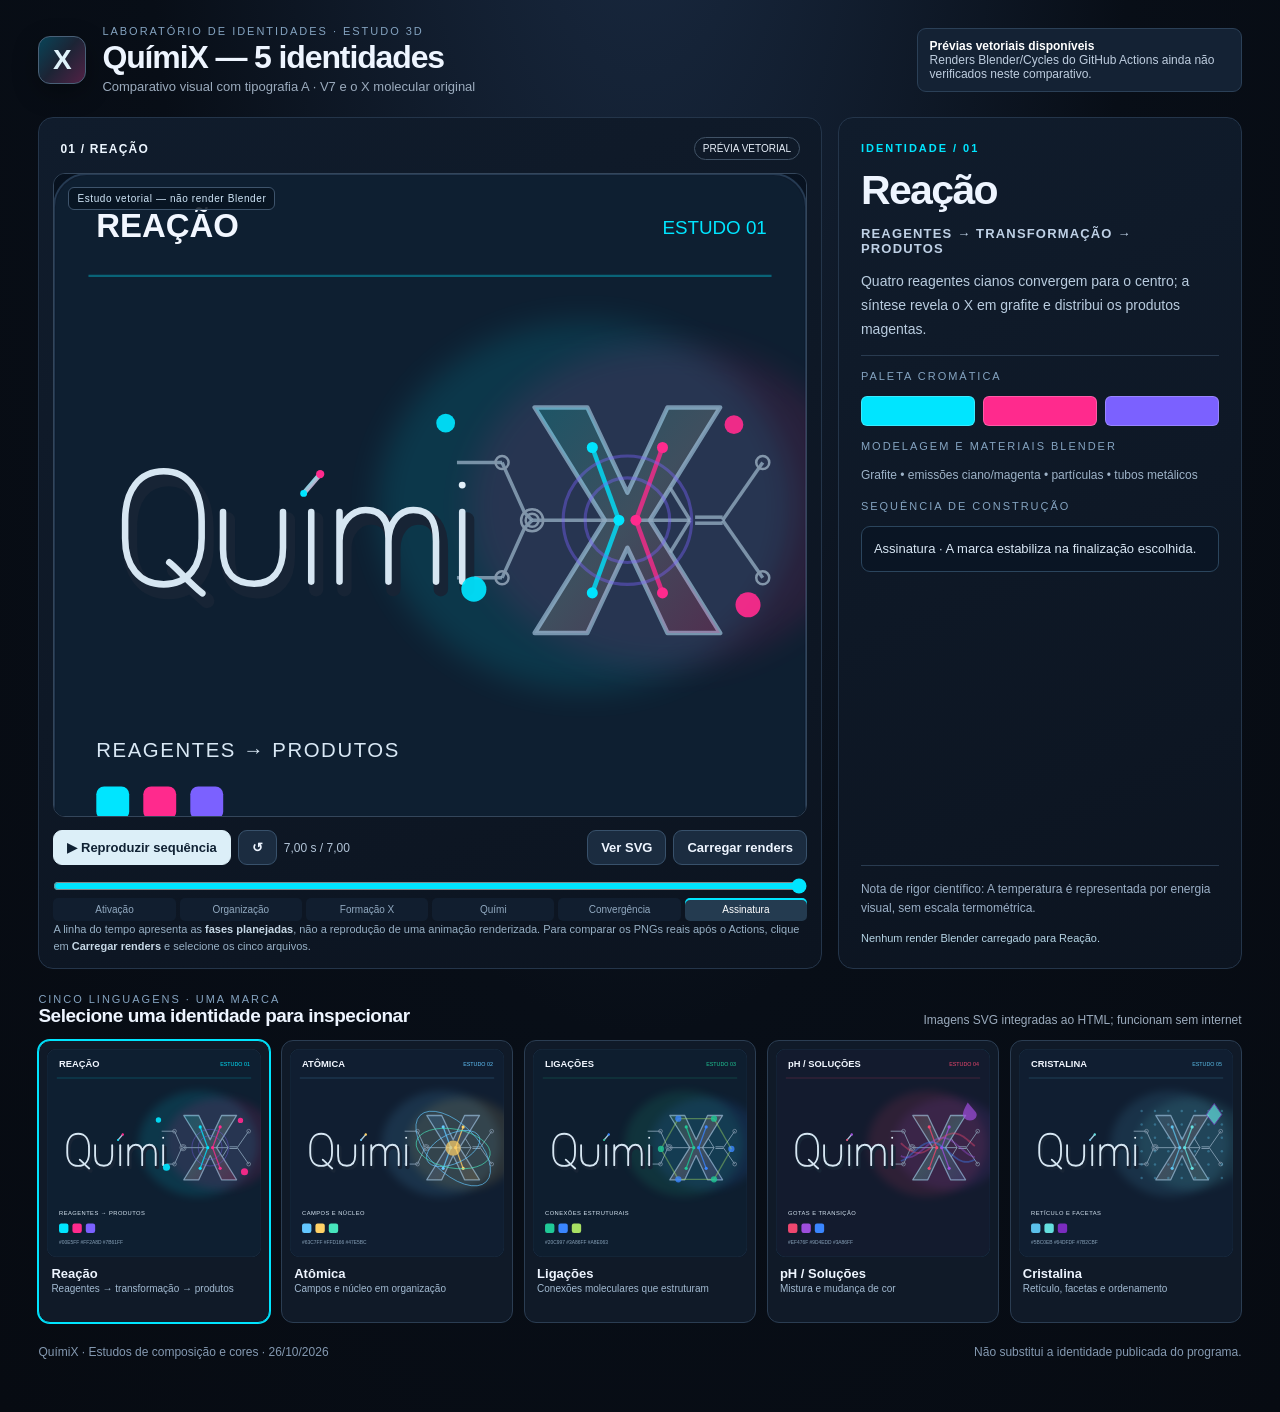
<file: experimentos-identidade/quimix/identidades/comparativo-visual.html>
<!doctype html>
<html lang="pt-BR">
<head>
<meta charset="utf-8"><meta name="viewport" content="width=device-width,initial-scale=1">
<title>QuímiX | Comparativo das cinco identidades</title>
<meta name="theme-color" content="#0b111c">
<style>
:root{color-scheme:dark;--ink:#eef5ff;--muted:#9babbd;--bg:#080e17;--panel:#0e1827;--border:#24354a;--a:#00e5ff}
*{box-sizing:border-box}body{margin:0;font-family:Inter,"Segoe UI",Arial,sans-serif;color:var(--ink);background:radial-gradient(ellipse at 50% -20%,#1a2b43 0%,#080e17 55%,#070b12 100%);min-height:100vh}
button,input{font:inherit}button{cursor:pointer;color:inherit}button:focus-visible,input:focus-visible{outline:2px solid #8ee9ff;outline-offset:3px}
main{width:min(1480px,100%);padding:25px clamp(14px,3vw,42px) 50px;margin:auto}
header{display:flex;align-items:center;justify-content:space-between;gap:20px;flex-wrap:wrap;margin-bottom:23px}.word{display:flex;align-items:center;gap:16px}.mark{width:48px;height:48px;display:grid;place-items:center;border:1px solid #496077;border-radius:12px;font-size:28px;font-weight:800;color:#e0f3fb;background:linear-gradient(130deg,#084458,#1c2435 48%,#522145);box-shadow:0 8px 26px #0005}.smallcap{font-size:11px;letter-spacing:.18em;text-transform:uppercase;color:#84a3c0}.word h1{font-size:clamp(23px,2.9vw,32px);letter-spacing:-.035em;margin:2px 0 3px}.word p{font-size:13px;color:var(--muted);margin:0}.status{font-size:12px;color:#becddf;max-width:325px;padding:10px 12px;border:1px solid #2b4057;border-radius:9px;background:#142234}
.status strong{color:#fff}
.panel{border:1px solid var(--border);background:linear-gradient(155deg,#101c2c,#0c1420);border-radius:15px;overflow:hidden}
.grid{display:grid;grid-template-columns:minmax(0,1.32fr) minmax(330px,.68fr);gap:16px;align-items:stretch}
.viewer{padding:14px;--accent:#00E5FF}.viewer-top{display:flex;justify-content:space-between;align-items:center;padding:5px 7px 13px;gap:10px;color:#a7bdd3;font-size:12px}.viewer-top b{color:#edf6ff;font-size:12px;letter-spacing:.1em;text-transform:uppercase}.flag{border:1px solid #405266;border-radius:99px;padding:5px 8px;color:#e7eff9;font-size:10px}
.hero{position:relative;aspect-ratio:1.17;display:grid;place-items:center;border-radius:12px;border:1px solid #34465b;overflow:hidden;background:radial-gradient(ellipse at 50% 54%,color-mix(in srgb,var(--accent) 12%,#0c1725),#07101b 68%)}
.hero img{display:block;width:100%;height:100%;object-fit:contain;transition:filter .25s ease,opacity .25s ease;position:relative;z-index:2}
.hero.animate img{filter:brightness(calc(.72 + var(--energy,.30)*.28)) saturate(calc(.75 + var(--energy,.30)*.40));}
.aura{position:absolute;width:53%;height:70%;left:38%;top:8%;border-radius:50%;background:var(--accent);opacity:.11;filter:blur(57px);transform:scale(calc(.8 + var(--energy,.3)*.3));transition:background .4s}
.scan{position:absolute;inset:0;z-index:3;background:linear-gradient(105deg,transparent 41%,#ffffff12 49%,transparent 57%);pointer-events:none;transform:translateX(calc(-120% + var(--progress,0)*2.4%));opacity:.8}
.hero-note{position:absolute;z-index:4;top:13px;left:14px;background:#081321d7;border:1px solid #3e546c;border-radius:6px;padding:5px 8px;letter-spacing:.06em;font-size:10px;color:#d2e8fa}
.actions{display:flex;align-items:center;justify-content:space-between;gap:10px;margin:13px 0 2px;flex-wrap:wrap}
.btn{background:#1b2c40;border:1px solid #38516b;border-radius:9px;padding:9px 13px;font-size:13px;font-weight:600}.btn:hover{border-color:var(--a);background:#243850}.btn.primary{background:#dceff8;color:#102234;border-color:#dceff8}.btn:disabled{opacity:.5;cursor:not-allowed}
.playarea{display:flex;align-items:center;gap:7px}.time{font-variant-numeric:tabular-nums;font-size:12px;color:#b3c5d8}.scrub{width:100%;accent-color:var(--a);margin:11px 0 4px}.steps{display:flex;gap:4px;align-items:stretch;justify-content:space-between}.step{flex:1;font-size:10px;color:#91a9c0;text-align:center;cursor:pointer;line-height:1.3;padding:5px 1px;border-radius:5px;border:none;background:#111e2f;min-width:0}.step.active{background:#243b50;color:#fff;box-shadow:inset 0 2px 0 var(--a)}
.detail{padding:24px 22px;display:flex;flex-direction:column;gap:14px;min-width:0}.detail .index{font-size:11px;letter-spacing:.18em;color:var(--a);font-weight:800}.detail h2{font-size:clamp(28px,3.3vw,41px);letter-spacing:-.04em;line-height:1.05;margin:1px 0 0}.detail h3{font-size:13px;color:#bfd1e6;text-transform:uppercase;letter-spacing:.09em;margin:0}.description{font-size:14px;line-height:1.7;color:#b9ccdf;margin:0}.palette{display:flex;gap:8px;align-items:center}.swatch{height:30px;flex:1;min-width:0;border-radius:6px;border:1px solid #ffffff38}.swatch span{position:absolute;left:-9999px}.role{font-size:12px;color:#9eb3c8;line-height:1.65}.process{font-size:13px;color:#d9e7f5;line-height:1.55;padding:12px;border-radius:9px;border:1px solid #2b455d;background:#0a1524}.note{font-size:12px;line-height:1.6;color:#9bb0c7}.divider{height:1px;background:#293b50}.push{flex:1}
.sectionhead{display:flex;justify-content:space-between;align-items:end;gap:12px;margin:24px 0 13px}.sectionhead h2{margin:0;font-size:19px;letter-spacing:-.025em}.sectionhead span{font-size:12px;color:var(--muted)}
.gallery{display:grid;grid-template-columns:repeat(5,minmax(0,1fr));gap:11px}.thumb{padding:8px;min-width:0;border:1px solid #2b3d52;border-radius:12px;background:#101a28;text-align:left;transition:transform .2s,border-color .2s,box-shadow .2s;overflow:hidden}.thumb:hover{transform:translateY(-3px)}.thumb.selected{border-color:var(--a);box-shadow:0 0 0 1px var(--a)}.thumb img{display:block;width:100%;border-radius:8px;aspect-ratio:480/466;object-fit:cover}.thumb p{font-size:13px;font-weight:700;margin:9px 4px 2px}.thumb small{font-size:10px;color:#a2bad1;margin:0 4px 4px;display:block;min-height:27px}
footer{color:#8499b1;font-size:12px;line-height:1.6;margin-top:20px;display:flex;justify-content:space-between;gap:15px;flex-wrap:wrap}
#renderInput{display:none}.importtip{font-size:11px;color:#97b0c5;line-height:1.5}.importtip b{color:#c6d8e6}.loadstate{font-size:11px;color:#b5d4e5}
@media(max-width:950px){.grid{grid-template-columns:1fr}.hero{aspect-ratio:1.25}.gallery{grid-template-columns:repeat(3,minmax(0,1fr))}.detail{padding:20px}.status{max-width:none}}
@media(max-width:570px){main{padding:15px 10px 30px}.word{gap:10px}.mark{width:42px;height:42px}.gallery{grid-template-columns:repeat(2,minmax(0,1fr))}.viewer{padding:9px}.hero{aspect-ratio:1}.actions{gap:8px}.btn{font-size:12px;padding:8px 9px}.steps .step{font-size:9px}.sectionhead{align-items:start;flex-direction:column}.detail h2{font-size:30px}}
@media(prefers-reduced-motion:reduce){*,*::before,*::after{animation:none!important;transition:none!important}.scan{display:none}}
</style></head>
<body>
<main>
<header><div class="word"><div class="mark" aria-hidden="true">X</div><div><div class="smallcap">Laboratório de identidades · Estudo 3D</div><h1>QuímiX — 5 identidades</h1><p>Comparativo visual com tipografia A · V7 e o X molecular original</p></div></div><div class="status"><strong id="statusTop">Prévias vetoriais disponíveis</strong><br>Renders Blender/Cycles do GitHub Actions ainda não verificados neste comparativo.</div></header>
<div class="grid"><section class="viewer panel" aria-label="Visualização da identidade selecionada"><div class="viewer-top"><b id="viewerTitle">01 / Reação</b><span class="flag" id="modeLabel">PRÉVIA VETORIAL</span></div><div class="hero" id="hero"><div class="aura"></div><img id="heroImg" alt="QuímiX, estudo temático Reação, baseado em geometria vetorial"/><div class="scan"></div><div class="hero-note" id="heroNote">Estudo, não render Blender</div></div><div class="actions"><div class="playarea"><button class="btn primary" id="playBtn">▶ Reproduzir sequência</button><button class="btn" id="resetBtn">↺</button><span class="time" id="time">7,0 s</span></div><div class="playarea"><button class="btn" id="viewSource">Ver SVG</button><button class="btn" id="importRenders">Carregar renders</button></div></div><input class="scrub" id="seek" type="range" min="0" max="7" step=".01" value="7" aria-label="Linha do tempo conceitual de sete segundos"/><div class="steps" id="steps"></div><input id="renderInput" type="file" accept="image/png,image/jpeg,image/webp" multiple><div class="importtip">A linha do tempo apresenta as <b>fases planejadas</b>, não a reprodução de uma animação renderizada. Para comparar os PNGs reais após o Actions, clique em <b>Carregar renders</b> e selecione os cinco arquivos.</div></section>
<aside class="detail panel"><div class="index" id="detailIndex">IDENTIDADE / 01</div><h2 id="detailName">Reação</h2><h3 id="detailSub">Reagentes → transformação → produtos</h3><p class="description" id="detailConcept"></p><div class="divider"></div><div class="smallcap">Paleta cromática</div><div class="palette" id="palette"></div><div class="smallcap">Modelagem e materiais Blender</div><div class="role" id="material"></div><div class="smallcap">Sequência de construção</div><div class="process" id="process"></div><div class="push"></div><div class="divider"></div><div class="note" id="note"></div><div class="loadstate" id="loadstate">Nenhum render Blender carregado neste navegador.</div></aside></div>
<div class="sectionhead"><div><div class="smallcap">Cinco linguagens · Uma marca</div><h2>Selecione uma identidade para inspecionar</h2></div><span>Imagens SVG integradas ao HTML; funcionam sem internet</span></div><div class="gallery" id="gallery"></div>
<footer><span>QuímiX · Estudos de composição e cores · 26/10/2026</span><span>Não substitui a identidade publicada do programa.</span></footer>
</main>
<script>
const THEMES=[{"id":"reacao","name":"Reação","sub":"Reagentes → transformação → produtos","concept":"Quatro reagentes cianos convergem para o centro; a síntese revela o X em grafite e distribui os produtos magentas.","note":"A temperatura é representada por energia visual, sem escala termométrica.","material":"Grafite • emissões ciano/magenta • partículas • tubos metálicos","colors":["#00E5FF","#FF2A8D","#7B61FF"],"a":"#00E5FF","preview":"[data-uri]"},{"id":"atomica","name":"Atômica","sub":"Campos e núcleo em organização","concept":"Núcleo dourado e campos azuis estilizados organizam trajetórias. A energia desenha os eixos que originam o X.","note":"Campos e órbitas são metáforas visuais, não modelos literais de orbitais.","material":"Azul profundo • dourado nuclear • brilho turquesa • campos translúcidos","colors":["#63C7FF","#FFD166","#47E5BC"],"a":"#63C7FF","preview":"[data-uri]"},{"id":"ligacoes","name":"Ligações","sub":"Conexões moleculares que estruturam","concept":"Nós verdes e azuis aproximam-se; conexões ganham espessura e constroem gradualmente a estrutura molecular do X.","note":"A malha é abstrata; não iguala ligações iônicas, covalentes e metálicas.","material":"Cerâmica acetinada • tubos azul-petróleo • nós luminosos","colors":["#20C997","#3A86FF","#A8E063"],"a":"#20C997","preview":"[data-uri]"},{"id":"ph","name":"pH / Soluções","sub":"Mistura e mudança de cor","concept":"Frentes de solução e gotas com cores distintas aproximam-se; um indicador estilizado percorre a estrutura e revela QuímiX.","note":"As cores não representam uma escala universal de pH ou um indicador específico.","material":"Vidro translúcido • gradientes • gotículas • reflexos líquidos","colors":["#EF476F","#9D4EDD","#3A86FF"],"a":"#EF476F","preview":"[data-uri]"},{"id":"cristalina","name":"Cristalina","sub":"Retículo, facetas e ordenamento","concept":"Arestas cristalinas e pequenos prismas crescem em uma malha; as facetas se reorganizam até compor o X.","note":"O retículo é uma abstração visual, não uma estrutura cristalina homologada.","material":"Prismas facetados • arestas turquesa • reflexos violeta","colors":["#5BC0EB","#64DFDF","#7B2CBF"],"a":"#5BC0EB","preview":"[data-uri]"}];
const stages=[{a:0,b:1.2,title:'Ativação',detail:'Elementos e materiais do tema são ativados.'},{a:1.2,b:2.8,title:'Organização',detail:'Partículas, campos ou estruturas aproximam-se e se organizam.'},{a:2.8,b:4.2,title:'Formação X',detail:'O X ganha corpo, relevo, luz e conexões específicas.'},{a:4.2,b:5.5,title:'Quími',detail:'Os traços da tipografia A são construídos e recebem profundidade.'},{a:5.5,b:6.4,title:'Convergência',detail:'Os efeitos recuam e o conjunto se posiciona.'},{a:6.4,b:7.01,title:'Assinatura',detail:'A marca estabiliza na finalização escolhida.'}];
let selected=0,clock=7,playing=false,last=0,raf=0;
const overrides=new Map();const $=id=>document.getElementById(id);
const gallery=$('gallery');
THEMES.forEach((t,i)=>{const el=document.createElement('button');el.type='button';el.className='thumb';el.dataset.theme=t.id;el.innerHTML=`<img src="${t.preview}" alt="Prévia de ${t.name}"><p>${t.name}</p><small>${t.sub}</small>`;el.addEventListener('click',()=>select(i));gallery.appendChild(el)});
stages.forEach((s,i)=>{const b=document.createElement('button');b.type='button';b.className='step';b.textContent=s.title;b.addEventListener('click',()=>{playing=false;clock=(s.a+s.b)*.5;updateProgress()});$('steps').appendChild(b)});
function source(t){return overrides.get(t.id)||t.preview}
function select(index){selected=index;const t=THEMES[index];document.documentElement.style.setProperty('--a',t.a);$('viewerTitle').textContent=`0${index+1} / ${t.name}`;$('detailIndex').textContent=`IDENTIDADE / 0${index+1}`;$('detailName').textContent=t.name;$('detailSub').textContent=t.sub;$('detailConcept').textContent=t.concept;$('material').textContent=t.material;$('note').textContent='Nota de rigor científico: '+t.note;$('palette').innerHTML='';t.colors.forEach(c=>{const d=document.createElement('div');d.className='swatch';d.style.background=c;d.title=c;d.setAttribute('aria-label','Cor '+c);$('palette').appendChild(d)});$('hero').style.setProperty('--accent',t.a);gallery.querySelectorAll('.thumb').forEach((e,j)=>e.classList.toggle('selected',j===index));$('heroImg').src=source(t);$('heroImg').alt='Identidade QuímiX '+t.name+(overrides.has(t.id)?' — render importado':' — prévia vetorial');$('modeLabel').textContent=overrides.has(t.id)?'PNG RENDER IMPORTADO':'PRÉVIA VETORIAL';$('heroNote').textContent=overrides.has(t.id)?'Imagem selecionada pelo usuário':'Estudo vetorial — não render Blender';$('loadstate').textContent=overrides.has(t.id)?'PNG carregado localmente para '+t.name+'.':'Nenhum render Blender carregado para '+t.name+'.';updateProgress();}
function updateProgress(){const frac=Math.min(1,clock/7),idx=Math.max(0,stages.findIndex(s=>clock>=s.a&&clock<s.b));$('time').textContent=clock.toFixed(2).replace('.',',')+' s / 7,00';$('seek').value=clock;$('hero').style.setProperty('--progress',(frac*100).toFixed(2));$('hero').style.setProperty('--energy',(Math.sin(frac*Math.PI)*.9+.15).toFixed(3));$('process').textContent=stages[idx].title+' · '+stages[idx].detail;$('steps').querySelectorAll('.step').forEach((e,j)=>e.classList.toggle('active',j===idx));$('playBtn').textContent=playing?'Ⅱ Pausar':'▶ Reproduzir sequência';$('hero').classList.toggle('animate',playing);}
function frame(ts){if(!playing)return; if(!last)last=ts;const dt=Math.min(.065,(ts-last)/1000);last=ts;clock=Math.min(7,clock+dt);if(clock>=7){playing=false;last=0;}updateProgress();if(playing)raf=requestAnimationFrame(frame)}
$('playBtn').onclick=()=>{if(playing){playing=false;cancelAnimationFrame(raf);updateProgress();return;}if(clock>=7)clock=0;playing=true;last=0;raf=requestAnimationFrame(frame);updateProgress()};
$('resetBtn').onclick=()=>{playing=false;cancelAnimationFrame(raf);clock=0;updateProgress()};$('seek').oninput=e=>{playing=false;cancelAnimationFrame(raf);clock=Number(e.target.value);updateProgress()};
$('viewSource').onclick=()=>{const t=THEMES[selected];if(overrides.has(t.id))window.open(overrides.get(t.id),'_blank');else window.open(t.preview,'_blank')};
$('importRenders').onclick=()=>$('renderInput').click();
$('renderInput').onchange=e=>{const files=[...e.target.files];let matches=0;files.forEach(file=>{const name=file.name.toLowerCase().normalize('NFD').replace(/[\u0300-\u036f]/g,'');let id=THEMES.find(t=>name.includes(t.id))?.id;if(!id){if(name.includes('soluc'))id='ph';else if(name.includes('liga'))id='ligacoes';else if(name.includes('atom'))id='atomica';else if(name.includes('crist'))id='cristalina';else if(name.includes('rea'))id='reacao';}if(id){overrides.set(id,URL.createObjectURL(file));const k=THEMES.findIndex(t=>t.id===id);gallery.children[k].querySelector('img').src=overrides.get(id);matches++;}});$('statusTop').textContent=matches?`${matches} render(s) importado(s) localmente`:'Prévias vetoriais disponíveis';select(selected);$('renderInput').value=''};
if(window.matchMedia('(prefers-reduced-motion: reduce)').matches){playing=false;clock=7;}select(0);
</script></body></html>
</file>
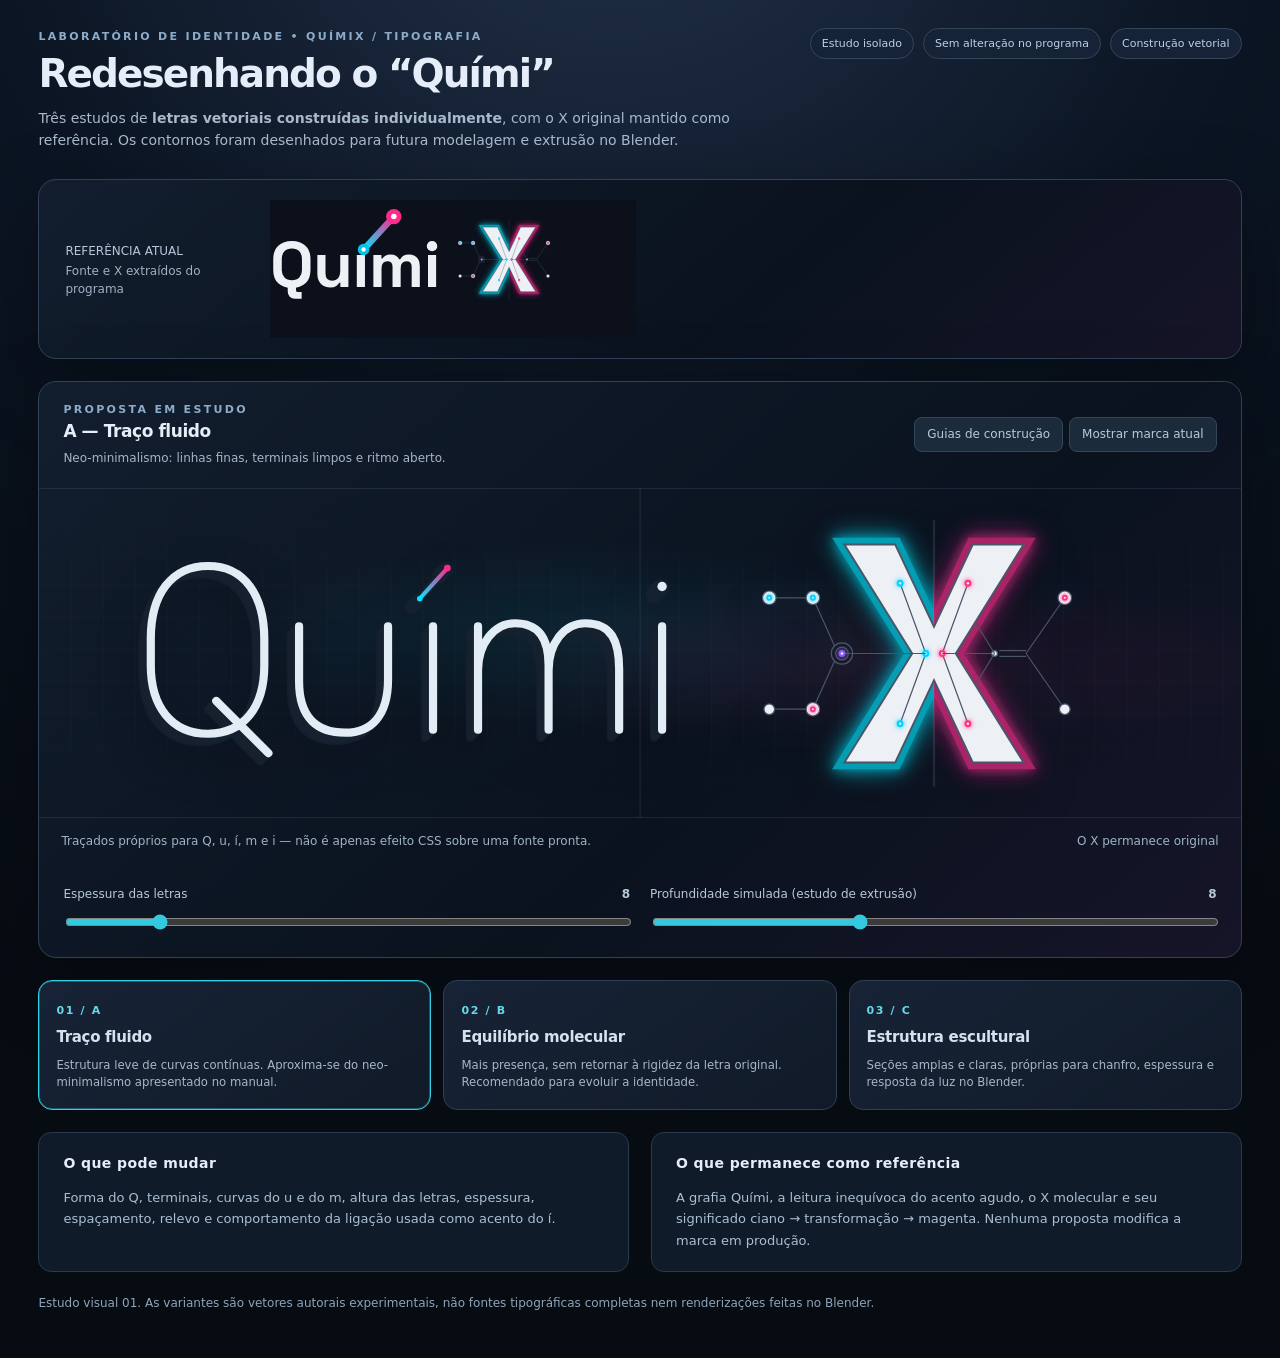
<file: experimentos-identidade/quimix/tipografia/estudo_01.html>
<!doctype html><html lang="pt-BR"><head><meta charset="utf-8"><meta name="viewport" content="width=device-width,initial-scale=1"><meta name="theme-color" content="#07101b"><title>QuímiX — Laboratório de tipografia | Estudo 01</title>
<style>
:root{color-scheme:dark;--bg:#080d15;--panel:#101927;--edge:#243446;--muted:#a3b3c6;--cy:#00e5ff;--pi:#ff2a8d;--light:#e5eef8}*{box-sizing:border-box}body{margin:0;background:radial-gradient(circle at 48% -15%,#24334c 0,#0b1523 38%,#070b12 80%);color:var(--light);font:14px/1.55 system-ui,-apple-system,'Segoe UI',sans-serif}button,input{font:inherit}button{cursor:pointer}button:focus-visible,input:focus-visible{outline:2px solid var(--cy);outline-offset:3px}.wrap{max-width:1300px;padding:28px clamp(14px,3vw,40px) 45px;margin:0 auto}.eyebrow{font-size:11px;letter-spacing:.21em;font-weight:700;text-transform:uppercase;color:#8cacc9}.top{display:flex;justify-content:space-between;align-items:start;gap:20px;flex-wrap:wrap}.top h1{font-size:clamp(24px,4vw,39px);font-weight:640;line-height:1.1;letter-spacing:-.05em;margin:8px 0 12px}.top p{max-width:700px;color:#a8b9cc;margin:0;line-height:1.55}.meta{display:flex;gap:9px;flex-wrap:wrap}.meta span{font-size:11px;border:1px solid #334558;border-radius:99px;padding:6px 11px;color:#bdd0e2;background:#162235}h2{font-size:14px;letter-spacing:.03em;margin:0 0 12px}.frame{background:linear-gradient(140deg,#121e2e 0,#0a121e 60%,#161528 100%);border:1px solid #314258;border-radius:18px;box-shadow:0 25px 80px rgba(0,0,0,.3);overflow:hidden}.official{padding:20px 26px;margin-top:28px;display:grid;grid-template-columns:185px 1fr;gap:20px;align-items:center}.official label{font-size:12px;color:#b5c7da}.official img{width:min(100%,520px);height:138px;object-fit:contain;object-position:center left}.muted{color:#9eb0c2;font-size:12px}.stage-head{display:flex;justify-content:space-between;align-items:center;padding:19px 24px 0;gap:15px;flex-wrap:wrap}.stage-head h2{font-size:17px;letter-spacing:-.025em;margin:0}.stage-head p{font-size:12px;color:#a5b5c8;margin:4px 0 0}.tools{display:flex;gap:6px;flex-wrap:wrap}.tool{padding:7px 12px;border-radius:8px;background:#1c2b3c;color:#b9c9db;border:1px solid #35465a;font-size:12px}.tool.active{background:#1b3c51;color:#effaff;border-color:#2898ad}.workbench{margin-top:21px;position:relative;min-height:330px;display:flex;align-items:center;justify-content:center;overflow:hidden;background:radial-gradient(ellipse at 45% 45%,rgba(0,229,255,.08),transparent 38%),radial-gradient(ellipse at 70% 53%,rgba(255,42,141,.08),transparent 36%),linear-gradient(90deg,transparent 49.93%,rgba(185,220,249,.11) 50%,transparent 50.1%);border-top:1px solid rgba(138,169,198,.13);border-bottom:1px solid rgba(138,169,198,.13)}.gridlines{position:absolute;inset:0;pointer-events:none;opacity:.23;background-size:32px 32px;background-image:linear-gradient(to right,rgba(153,176,204,.1) 1px, transparent 1px),linear-gradient(to bottom,rgba(153,176,204,.1) 1px, transparent 1px);mask-image:linear-gradient(to bottom,transparent,black 30%,black 70%,transparent)}.preview-mark{width:min(92%,1050px);display:flex;gap:0;align-items:center;justify-content:center;position:relative;transition:opacity .35s,filter .35s;filter:drop-shadow(0 16px 20px rgba(0,0,0,.25))}.preview-word{width:56%;min-width:0;overflow:visible}.preview-word .svg-face .glyph-forms{stroke:#e2ecf4;fill:none;stroke-linecap:round;stroke-linejoin:round}.preview-word .svg-face .glyph-dot{fill:#e2ecf4}.preview-word .svg-face .accent-bond>path{stroke:url(#bondGradient);stroke-width:8;stroke-linecap:round}.preview-word .svg-face .accent-bond circle:first-of-type{fill:#00e5ff}.preview-word .svg-face .accent-bond circle:last-of-type{fill:#ff2a8d}.preview-x{width:44%;object-fit:contain;min-width:0;max-height:315px;filter:drop-shadow(0 0 12px rgba(0,229,255,.08))}.guide{stroke:#90acc8;stroke-width:1;stroke-dasharray:5 7;opacity:.32}.guide-label{font-size:13px;fill:#94adc3;font-family:system-ui}.overlay-official{position:absolute;inset:0;display:grid;place-items:center;background:linear-gradient(100deg,rgba(8,14,23,.97),rgba(13,19,30,.98));opacity:0;pointer-events:none;transition:opacity .4s}.overlay-official.show{opacity:1}.overlay-official img{width:min(80%,900px);max-height:270px;object-fit:contain}.stage-foot{display:flex;justify-content:space-between;gap:14px;flex-wrap:wrap;padding:14px 22px;color:#9fb3c7;font-size:12px}.controls{display:grid;grid-template-columns:1fr 1fr;gap:20px;padding:20px 24px}.controls label{display:flex;justify-content:space-between;gap:12px;color:#b6c9da;font-size:12px;margin-bottom:9px}.controls input[type=range]{width:100%;accent-color:#33c9df}.variants{display:grid;grid-template-columns:repeat(3,minmax(0,1fr));gap:12px;margin:22px 0}.variant{padding:17px;min-height:130px;text-align:left;background:linear-gradient(145deg,#172336,#101a28);border:1px solid #2e4052;border-radius:14px;color:#d4e2ee;transition:border-color .18s,transform .18s}.variant:hover{transform:translateY(-2px);border-color:#61809a}.variant.selected{border-color:#32cee3;box-shadow:0 0 0 1px rgba(50,206,227,.35) inset}.variant small{display:block;margin-top:7px;color:#a5b7c8;line-height:1.5}.num{font-size:11px;letter-spacing:.15em;color:#65d9e8;font-weight:700}.variant strong{font-size:15px;display:block;margin-top:6px;letter-spacing:-.02em}.note{display:grid;grid-template-columns:1fr 1fr;gap:22px;margin-top:22px}.note article{padding:20px 24px;background:#101b2a;border:1px solid #293a4c;border-radius:13px}.note p{color:#a9bfd2;font-size:13px;margin:0;line-height:1.65}.footer{font-size:12px;color:#8fa4ba;margin-top:22px}@media(max-width:750px){.official{grid-template-columns:1fr;gap:8px}.official img{height:90px}.workbench{min-height:270px}.preview-mark{width:98%}.controls,.note{grid-template-columns:1fr}.variants{grid-template-columns:1fr}.preview-x{max-height:235px}}@media(prefers-reduced-motion:reduce){*,*:before,*:after{transition:none!important;animation:none!important}}
</style></head><body><main class="wrap"><header class="top"><div><div class="eyebrow">Laboratório de identidade • QuímiX / Tipografia</div><h1>Redesenhando o “Quími”</h1><p>Três estudos de <strong>letras vetoriais construídas individualmente</strong>, com o X original mantido como referência. Os contornos foram desenhados para futura modelagem e extrusão no Blender.</p></div><div class="meta"><span>Estudo isolado</span><span>Sem alteração no programa</span><span>Construção vetorial</span></div></header>
<section class="frame official"><div><label>REFERÊNCIA ATUAL</label><div class="muted">Fonte e X extraídos do programa</div></div><img alt="Logomarca atual QuímiX, sem alteração" src="[data-uri]"></section>
<section class="frame" style="margin-top:22px"><div class="stage-head"><div><div class="eyebrow">PROPOSTA EM ESTUDO</div><h2 id="choiceTitle">A — Traço fluido</h2><p id="choiceSub">Linhas finas e precisão geométrica</p></div><div class="tools"><button class="tool" id="guidesBtn" aria-pressed="false">Guias de construção</button><button class="tool" id="compareBtn" aria-pressed="false">Mostrar marca atual</button></div></div><div class="workbench"><div class="gridlines"></div><div class="preview-mark"><svg id="wordSvg" class="preview-word" viewBox="0 0 575 260" xmlns="http://www.w3.org/2000/svg" role="img" aria-label="Construção experimental vetorial da palavra Quími"><defs><linearGradient id="bondGradient" x1="0" y1="1" x2="1" y2="0"><stop offset="0" stop-color="#00e5ff"/><stop offset="1" stop-color="#ff2a8d"/></linearGradient></defs><g id="depth-layer"></g><g id="face-layer" class="svg-face"></g><g id="guides" style="display:none"><path class="guide" d="M10 45H564 M10 104H564 M10 205H564"/><text class="guide-label" x="12" y="36">Topo</text><text class="guide-label" x="12" y="96">Altura de x</text><text class="guide-label" x="12" y="221">Linha-base</text></g></svg><img class="preview-x" alt="Símbolo X do programa, sem alterações" src="[data-uri]"></div><div class="overlay-official" id="officialOverlay"><img alt="Logomarca oficial QuímiX" src="[data-uri]"></div></div><div class="stage-foot"><span id="mechanism">Traçados próprios para Q, u, í, m e i — não é apenas efeito CSS sobre uma fonte pronta.</span><span>O X permanece original</span></div><div class="controls"><div><label for="weight"><span>Espessura das letras</span><strong id="weightValue">8</strong></label><input id="weight" type="range" min="5" max="24" value="8" step="1"/></div><div><label for="depth"><span>Profundidade simulada (estudo de extrusão)</span><strong id="depthValue">8</strong></label><input id="depth" type="range" min="0" max="22" value="8" step="1"/></div></div></section>
<section class="variants" aria-label="Direções tipográficas"><button class="variant selected" data-choice="a" aria-pressed="true"><span class="num">01 / A</span><strong>Traço fluido</strong><small>Estrutura leve de curvas contínuas. Aproxima-se do neo-minimalismo apresentado no manual.</small></button><button class="variant" data-choice="b" aria-pressed="false"><span class="num">02 / B</span><strong>Equilíbrio molecular</strong><small>Mais presença, sem retornar à rigidez da letra original. Recomendado para evoluir a identidade.</small></button><button class="variant" data-choice="c" aria-pressed="false"><span class="num">03 / C</span><strong>Estrutura escultural</strong><small>Seções amplas e claras, próprias para chanfro, espessura e resposta da luz no Blender.</small></button></section>
<section class="note"><article><h2>O que pode mudar</h2><p>Forma do Q, terminais, curvas do u e do m, altura das letras, espessura, espaçamento, relevo e comportamento da ligação usada como acento do í.</p></article><article><h2>O que permanece como referência</h2><p>A grafia Quími, a leitura inequívoca do acento agudo, o X molecular e seu significado ciano → transformação → magenta. Nenhuma proposta modifica a marca em produção.</p></article></section><div class="footer">Estudo visual 01. As variantes são vetores autorais experimentais, não fontes tipográficas completas nem renderizações feitas no Blender.</div></main>
<script>
const VARIANTS={"a": {"name": "Traço fluido", "sub": "Neo-minimalismo: linhas finas, terminais limpos e ritmo aberto.", "stroke": 8, "paths": ["M91 45 C127 45 146 74 146 117 L146 142 C146 183 126 209 91 209 C55 209 35 182 35 142 L35 116 C35 73 55 45 91 45 Z", "M99 177 L150 228", "M180 104 L180 158 C180 195 199 208 225 208 C251 208 267 191 267 156 L267 104", "M311 104 L311 205", "M355 205 L355 104 M355 147 C355 121 371 101 391 101 C415 101 424 117 424 142 L424 205 M424 147 C424 121 439 101 460 101 C486 101 493 119 493 146 L493 205", "M535 104 L535 205"], "dot": [535, 65, 4.6], "accent": [298, 77, 325, 47], "nodes": true, "markup": "<g class=\"glyph-forms\"><path d=\"M91 45 C127 45 146 74 146 117 L146 142 C146 183 126 209 91 209 C55 209 35 182 35 142 L35 116 C35 73 55 45 91 45 Z\"/><path d=\"M99 177 L150 228\"/><path d=\"M180 104 L180 158 C180 195 199 208 225 208 C251 208 267 191 267 156 L267 104\"/><path d=\"M311 104 L311 205\"/><path d=\"M355 205 L355 104 M355 147 C355 121 371 101 391 101 C415 101 424 117 424 142 L424 205 M424 147 C424 121 439 101 460 101 C486 101 493 119 493 146 L493 205\"/><path d=\"M535 104 L535 205\"/></g><circle class=\"glyph-dot\" cx=\"535\" cy=\"65\" r=\"4.6\"/><g class=\"accent-bond\"><path d=\"M298 77 L325 47\"/><circle cx=\"298\" cy=\"77\" r=\"2.7\"/><circle cx=\"325\" cy=\"47\" r=\"3.3\"/></g>"}, "b": {"name": "Equilíbrio molecular", "sub": "Espessura intermediária, arcos orgânicos e uma unidade visual com o X.", "stroke": 13, "paths": ["M92 48 C130 48 146 79 146 116 L146 140 C146 179 126 206 92 206 C56 206 37 177 37 140 L37 113 C37 77 57 48 92 48 Z", "M98 176 Q117 197 145 226", "M182 105 L182 157 Q182 204 224 204 Q266 204 266 155 L266 105", "M310 104 L310 203", "M357 203 L357 106 M357 147 Q359 104 392 104 Q427 104 427 148 L427 203 M427 148 Q427 104 462 104 Q496 104 496 148 L496 203", "M536 105 L536 203"], "dot": [536, 63, 6.5], "accent": [297, 77, 325, 49], "nodes": true, "markup": "<g class=\"glyph-forms\"><path d=\"M92 48 C130 48 146 79 146 116 L146 140 C146 179 126 206 92 206 C56 206 37 177 37 140 L37 113 C37 77 57 48 92 48 Z\"/><path d=\"M98 176 Q117 197 145 226\"/><path d=\"M182 105 L182 157 Q182 204 224 204 Q266 204 266 155 L266 105\"/><path d=\"M310 104 L310 203\"/><path d=\"M357 203 L357 106 M357 147 Q359 104 392 104 Q427 104 427 148 L427 203 M427 148 Q427 104 462 104 Q496 104 496 148 L496 203\"/><path d=\"M536 105 L536 203\"/></g><circle class=\"glyph-dot\" cx=\"536\" cy=\"63\" r=\"6.5\"/><g class=\"accent-bond\"><path d=\"M297 77 L325 49\"/><circle cx=\"297\" cy=\"77\" r=\"3.9\"/><circle cx=\"325\" cy=\"49\" r=\"4.4\"/></g>"}, "c": {"name": "Estrutura escultural", "sub": "Seções espessas e esculturais, preparadas para chanfro e extrusão no Blender.", "stroke": 21, "paths": ["M90 54 C124 54 139 78 139 116 L139 140 C139 178 122 199 91 199 C59 199 43 177 43 139 L43 115 C43 77 61 54 90 54 Z", "M101 171 L142 216", "M187 112 L187 153 C187 186 201 197 225 197 C248 197 260 178 260 154 L260 112", "M311 111 L311 197", "M359 197 L359 111 M359 145 C359 119 374 110 392 110 C415 110 425 123 425 145 L425 197 M425 144 C425 119 442 110 460 110 C481 110 491 123 491 147 L491 197", "M536 111 L536 197"], "dot": [536, 70, 10], "accent": [297, 79, 323, 51], "nodes": true, "markup": "<g class=\"glyph-forms\"><path d=\"M90 54 C124 54 139 78 139 116 L139 140 C139 178 122 199 91 199 C59 199 43 177 43 139 L43 115 C43 77 61 54 90 54 Z\"/><path d=\"M101 171 L142 216\"/><path d=\"M187 112 L187 153 C187 186 201 197 225 197 C248 197 260 178 260 154 L260 112\"/><path d=\"M311 111 L311 197\"/><path d=\"M359 197 L359 111 M359 145 C359 119 374 110 392 110 C415 110 425 123 425 145 L425 197 M425 144 C425 119 442 110 460 110 C481 110 491 123 491 147 L491 197\"/><path d=\"M536 111 L536 197\"/></g><circle class=\"glyph-dot\" cx=\"536\" cy=\"70\" r=\"10\"/><g class=\"accent-bond\"><path d=\"M297 79 L323 51\"/><circle cx=\"297\" cy=\"79\" r=\"6.3\"/><circle cx=\"323\" cy=\"51\" r=\"7.1\"/></g>"}};
const $=id=>document.getElementById(id);let selected='a';let showOfficial=false;let showGuides=false;
function render(){const v=VARIANTS[selected],depth=+$('depth').value,stroke=+$('weight').value,markup=v.markup;const shadow=[];for(let i=8;i>=1;i--){const shift=depth*i/8;const op=.33+.055*i;shadow.push(`<g transform="translate(${-shift.toFixed(2)} ${shift.toFixed(2)})" stroke="#172230" fill="none" stroke-width="${stroke}" opacity="${op}" stroke-linecap="round" stroke-linejoin="round">${markup}</g>`)}$('depth-layer').innerHTML=shadow.join('');$('face-layer').innerHTML=markup;$('face-layer').querySelectorAll('.glyph-forms path').forEach(p=>p.style.strokeWidth=stroke);$('face-layer').querySelectorAll('.accent-bond path').forEach(p=>p.style.strokeWidth=Math.max(4,stroke*.5));$('weightValue').textContent=String(stroke);$('depthValue').textContent=String(depth);$('choiceTitle').textContent=selected.toUpperCase()+' — '+v.name;$('choiceSub').textContent=v.sub;$('officialOverlay').classList.toggle('show',showOfficial);$('compareBtn').classList.toggle('active',showOfficial);$('compareBtn').setAttribute('aria-pressed',String(showOfficial));$('guides').style.display=showGuides?'':'none';$('guidesBtn').classList.toggle('active',showGuides);$('guidesBtn').setAttribute('aria-pressed',String(showGuides));document.querySelectorAll('[data-choice]').forEach(el=>{let on=el.dataset.choice===selected;el.classList.toggle('selected',on);el.setAttribute('aria-pressed',String(on))});}
document.querySelectorAll('[data-choice]').forEach(el=>el.onclick=()=>{selected=el.dataset.choice;$('weight').value=VARIANTS[selected].stroke;showOfficial=false;render()});$('weight').addEventListener('input',render);$('depth').addEventListener('input',render);$('guidesBtn').onclick=()=>{showGuides=!showGuides;render()};$('compareBtn').onclick=()=>{showOfficial=!showOfficial;render()};render();
</script></body></html>
</file>
<file: css/mapa.css>
/* :root: regras visuais e de comportamento deste componente. */
:root {
  --bg: #0d1216;
  --panel: #151b20;
  --panel2: #1b2329;
  --line: #33414a;
  --text: #ffffff;
  --muted: #a9b8c4;
  --accent: #9dc4df;
  --accent2: #b9d0de;
  --sel: #d4a45b;
  --danger: #b87878;
  --warning: #ef4444;
}


/* *: regras visuais e de comportamento deste componente. */
* {
  box-sizing: border-box;
}


/* .hidden: regras visuais e de comportamento deste componente. */
.hidden {
  display: none !important;
}


/* html, body: regras visuais e de comportamento deste componente. */
html, body {
  margin: 0;
  padding: 0;
  width: 100%;
  height: 100%;
  overflow: hidden;
  background-color: #0a0f13;
  font-family: -apple-system, BlinkMacSystemFont, "Segoe UI", Roboto, Helvetica, Arial, sans-serif;
  color: var(--text);
}


/* :focus-visible: regras visuais e de comportamento deste componente. */
:focus-visible {
  outline: 2px solid var(--accent) !important;
  outline-offset: 2px !important;
}


/* ::-webkit-scrollbar: regras visuais e de comportamento deste componente. */
::-webkit-scrollbar {
  width: 6px;
  height: 6px;
}

/* ::-webkit-scrollbar-track: regras visuais e de comportamento deste componente. */
::-webkit-scrollbar-track {
  background: #0d1216;
}

/* ::-webkit-scrollbar-thumb: regras visuais e de comportamento deste componente. */
::-webkit-scrollbar-thumb {
  background: #27333d;
  border-radius: 3px;
}

/* ::-webkit-scrollbar-thumb:hover: regras visuais e de comportamento deste componente. */
::-webkit-scrollbar-thumb:hover {
  background: #3b4d5c;
}


/* .app: regras visuais e de comportamento deste componente. */
.app {
  width: 100%;
  height: 100%;
  display: flex;
  flex-direction: column;
}


/* .brand: regras visuais e de comportamento deste componente. */
.brand {
  display: flex;
  align-items: center;
  gap: 12px;
  min-width: fit-content;
}


/* .brand-mark: regras visuais e de comportamento deste componente. */
.brand-mark {
  width: 38px;
  height: 38px;
  background: linear-gradient(135deg, rgba(157, 196, 223, 0.12), rgba(27, 35, 41, 0.8));
  border: 1px solid rgba(157, 196, 223, 0.25);
  border-radius: 8px;
  display: grid;
  place-items: center;
  color: var(--accent);
  box-shadow: inset 0 1px 1px rgba(255, 255, 255, 0.05);
  flex-shrink: 0;
}


/* .brand-mark svg: regras visuais e de comportamento deste componente. */
.brand-mark svg {
  width: 22px;
  height: 22px;
}


/* .brand strong: regras visuais e de comportamento deste componente. */
.brand strong {
  display: block;
  font-size: 14px;
  font-weight: 600;
  color: var(--text);
  letter-spacing: -0.01em;
}


/* .brand small: regras visuais e de comportamento deste componente. */
.brand small {
  display: block;
  color: var(--muted);
  font-size: 11px;
  margin-top: 1px;
}


/* .stepper: regras visuais e de comportamento deste componente. */
.stepper {
  display: flex;
  align-items: center;
  gap: 12px;
  color: var(--muted);
  flex: 1;
  justify-content: center;
  max-width: 380px;
  background: rgba(10, 15, 19, 0.5);
  padding: 6px 16px;
  border-radius: 20px;
  border: 1px solid rgba(255, 255, 255, 0.05);
}


/* .step: regras visuais e de comportamento deste componente. */
.step {
  display: inline-flex;
  gap: 6px;
  align-items: center;
  justify-content: center;
  border: 0;
  background: transparent;
  color: var(--muted);
  padding: 3px 2px;
  margin: 0;
  font: inherit;
  font-size: 11px;
  font-weight: 500;
  cursor: pointer;
  transition: color 0.2s ease, opacity 0.2s ease, transform 0.2s ease;
}


/* .step:hover: regras visuais e de comportamento deste componente. */
.step:hover {
  color: var(--text);
}


/* .step:focus-visible: regras visuais e de comportamento deste componente. */
.step:focus-visible {
  outline: 2px solid var(--accent);
  outline-offset: 3px;
  border-radius: 6px;
}


/* .step.pending: regras visuais e de comportamento deste componente. */
.step.pending {
  color: var(--muted);
}


/* .step.active: regras visuais e de comportamento deste componente. */
.step.active {
  color: var(--accent);
}


/* .step.done: regras visuais e de comportamento deste componente. */
.step.done {
  color: #4ade80;
}


/* .step .step-num: regras visuais e de comportamento deste componente. */
.step .step-num {
  display: inline-flex;
  width: 18px;
  height: 18px;
  align-items: center;
  justify-content: center;
  border-radius: 50%;
  border: 1px solid currentColor;
  font-size: 10px;
  font-weight: 700;
  line-height: 1;
}


/* .step.done .step-num: regras visuais e de comportamento deste componente. */
.step.done .step-num {
  border-color: #4ade80;
}


/* .step-check: regras visuais e de comportamento deste componente. */
.step-check {
  display: none;
  font-size: 12px;
  font-weight: 800;
  line-height: 1;
}


/* .step.done .step-check: regras visuais e de comportamento deste componente. */
.step.done .step-check {
  display: inline-block;
}


/* .step b: regras visuais e de comportamento deste componente. */
.step b {
  font-weight: 600;
}


/* .stepper i: regras visuais e de comportamento deste componente. */
.stepper i {
  width: 20px;
  border-top: 1px dashed var(--line);
}


/* header.topbar: regras visuais e de comportamento deste componente. */
header.topbar {
  display: flex;
  align-items: center;
  justify-content: space-between;
  padding: 0 20px;
  background: var(--panel);
  border-bottom: 1px solid var(--line);
  gap: 16px;
  height: 60px;
  z-index: 10;
  box-shadow: 0 2px 10px rgba(0, 0, 0, 0.2);
}


/* .top-actions: regras visuais e de comportamento deste componente. */
.top-actions {
  display: flex;
  align-items: center;
  gap: 6px;
}


/* button: regras visuais e de comportamento deste componente. */
button {
  font: inherit;
  color: var(--text);
  background: linear-gradient(180deg, #1e272e 0%, #161e24 100%);
  border: 1px solid var(--line);
  border-radius: 6px;
  padding: 7px 11px;
  cursor: pointer;
  display: inline-flex;
  align-items: center;
  justify-content: center;
  gap: 6px;
  font-size: 11px;
  font-weight: 500;
  box-shadow: 0 1px 2px rgba(0, 0, 0, 0.2);
  transition: all 0.18s ease;
  white-space: nowrap;
}


/* button svg: regras visuais e de comportamento deste componente. */
button svg {
  width: 14px;
  height: 14px;
  fill: none;
  stroke: currentColor;
  stroke-width: 2;
  stroke-linecap: round;
  stroke-linejoin: round;
  flex-shrink: 0;
}


/* button:hover: regras visuais e de comportamento deste componente. */
button:hover {
  background: linear-gradient(180deg, #26323a 0%, #1c272f 100%);
  border-color: #4a5c68;
}


/* button.primary: regras visuais e de comportamento deste componente. */
button.primary {
  background: linear-gradient(180deg, #9dc4df 0%, #7da8c7 100%);
  color: #0d1216;
  border-color: #b9d0de;
  font-weight: 600;
}


/* button.primary:hover: regras visuais e de comportamento deste componente. */
button.primary:hover {
  background: linear-gradient(180deg, #b0d3eb 0%, #8db8d6 100%);
}


/* button.danger-btn: regras visuais e de comportamento deste componente. */
button.danger-btn {
  color: #fca5a5;
  border-color: rgba(239, 68, 68, 0.3);
}


/* button.danger-btn:hover: regras visuais e de comportamento deste componente. */
button.danger-btn:hover {
  background: rgba(239, 68, 68, 0.2);
  border-color: #ef4444;
}


/* .full: regras visuais e de comportamento deste componente. */
.full {
  width: 100%;
}


/* .workspace: regras visuais e de comportamento deste componente. */
.workspace {
  display: flex;
  flex: 1;
  position: relative;
  overflow: hidden;
}


/* PAINEL ESQUERDO */
.left-panel {
  width: 280px;
  background: var(--panel);
  border-right: 1px solid var(--line);
  display: flex;
  flex-direction: column;
  padding: 16px;
  gap: 16px;
  overflow-y: auto;
  z-index: 5;
}


/* .eyebrow: regras visuais e de comportamento deste componente. */
.eyebrow {
  font-size: 9px;
  letter-spacing: 0.12em;
  color: var(--accent);
  font-weight: 700;
  text-transform: uppercase;
}


/* .intro h1: regras visuais e de comportamento deste componente. */
.intro h1 {
  font-size: 18px;
  margin: 2px 0 6px 0;
  font-weight: 600;
}


/* .intro p: regras visuais e de comportamento deste componente. */
.intro p {
  font-size: 12px;
  color: var(--muted);
  margin: 0;
  line-height: 1.4;
}


/* .room-card: regras visuais e de comportamento deste componente. */
.room-card {
  background: var(--panel2);
  border: 1px solid var(--line);
  border-radius: 8px;
  padding: 12px;
}


/* .section-title: regras visuais e de comportamento deste componente. */
.section-title {
  font-size: 11px;
  font-weight: 600;
  text-transform: uppercase;
  letter-spacing: 0.05em;
  color: var(--muted);
  margin-bottom: 8px;
}


/* .dimension-grid: regras visuais e de comportamento deste componente. */
.dimension-grid {
  display: grid;
  grid-template-columns: 1fr 1fr;
  gap: 8px;
}


/* label: regras visuais e de comportamento deste componente. */
label {
  display: flex;
  flex-direction: column;
  gap: 4px;
  font-size: 11px;
  color: var(--muted);
}


/* .input-unit: regras visuais e de comportamento deste componente. */
.input-unit {
  position: relative;
  display: flex;
  align-items: center;
}


/* .input-unit input: regras visuais e de comportamento deste componente. */
.input-unit input {
  width: 100%;
  padding-right: 22px;
}


/* .input-unit span: regras visuais e de comportamento deste componente. */
.input-unit span {
  position: absolute;
  right: 8px;
  font-size: 11px;
  color: var(--muted);
  pointer-events: none;
}


/* input[type="number"], input[type="text"]: regras visuais e de comportamento deste componente. */
input[type="number"], input[type="text"] {
  background: #0a0f13;
  border: 1px solid var(--line);
  border-radius: 4px;
  color: var(--text);
  padding: 6px 8px;
  font-size: 12px;
  outline: none;
}


/* input[type="number"]:focus, input[type="text"]:focus: regras visuais e de comportamento deste componente. */
input[type="number"]:focus, input[type="text"]:focus {
  border-color: var(--accent);
}


/* .feedback: regras visuais e de comportamento deste componente. */
.feedback {
  font-size: 11px;
  color: var(--accent);
  margin: 8px 0;
}


/* .room-actions: regras visuais e de comportamento deste componente. */
.room-actions {
  display: flex;
  flex-direction: column;
  gap: 6px;
}


/* .palette: regras visuais e de comportamento deste componente. */
.palette {
  display: grid;
  grid-template-columns: repeat(2, 1fr);
  gap: 6px;
}


/* .palette button: regras visuais e de comportamento deste componente. */
.palette button {
  flex-direction: column;
  align-items: flex-start;
  padding: 8px;
  height: 60px;
  background: var(--panel2);
  text-align: left;
  border-color: rgba(255, 255, 255, 0.05);
}


/* .palette button .icon: regras visuais e de comportamento deste componente. */
.palette button .icon {
  display: flex;
  align-items: center;
  color: var(--accent);
}


/* .palette button b: regras visuais e de comportamento deste componente. */
.palette button b {
  font-size: 11px;
  margin-top: auto;
}


/* .palette button small: regras visuais e de comportamento deste componente. */
.palette button small {
  font-size: 9px;
  color: var(--muted);
}


/* .help-box: regras visuais e de comportamento deste componente. */
.help-box {
  background: rgba(157, 196, 223, 0.05);
  border: 1px solid rgba(157, 196, 223, 0.15);
  border-radius: 6px;
  padding: 10px;
  display: flex;
  flex-direction: column;
  gap: 4px;
  margin-top: auto;
}


/* .help-box strong: regras visuais e de comportamento deste componente. */
.help-box strong {
  font-size: 11px;
  color: var(--accent);
  margin-bottom: 2px;
}


/* .help-box span: regras visuais e de comportamento deste componente. */
.help-box span {
  font-size: 10px;
  color: var(--muted);
  line-height: 1.3;
}


/* ÁREA CANVAS */
.canvas-area {
  flex: 1;
  position: relative;
  background: #0a0f13;
  outline: none;
}


/* #canvas: regras visuais e de comportamento deste componente. */
#canvas {
  width: 100%;
  height: 100%;
  touch-action: none; /* Permite arrastar alças por toque sem o navegador sequestrar o gesto. */
  display: block;
}


/* .canvas-toolbar: regras visuais e de comportamento deste componente. */
.canvas-toolbar {
  position: absolute;
  top: 16px;
  left: 50%;
  transform: translateX(-50%);
  display: flex;
  align-items: center;
  gap: 8px;
  background: var(--panel);
  border: 1px solid var(--line);
  padding: 4px;
  border-radius: 8px;
  box-shadow: 0 4px 15px rgba(0, 0, 0, 0.4);
  z-index: 6;
}


/* .tool-group: regras visuais e de comportamento deste componente. */
.tool-group {
  display: flex;
  align-items: center;
  gap: 2px;
  border-right: 1px solid var(--line);
  padding-right: 6px;
}


/* .tool-group:last-child: regras visuais e de comportamento deste componente. */
.tool-group:last-child {
  border-right: none;
  padding-right: 0;
}


/* .canvas-toolbar button.active: regras visuais e de comportamento deste componente. */
.canvas-toolbar button.active {
  background: var(--accent);
  color: #0d1216;
  border-color: var(--accent2);
}


/* .zoom: regras visuais e de comportamento deste componente. */
.zoom {
  display: flex;
  align-items: center;
  gap: 6px;
  padding: 0 4px;
}


/* #zoomText: regras visuais e de comportamento deste componente. */
#zoomText {
  font-size: 11px;
  min-width: 38px;
  text-align: center;
  color: var(--muted);
}


/* .contextual-toolbar: regras visuais e de comportamento deste componente. */
.contextual-toolbar {
  position: absolute;
  bottom: 24px;
  left: 50%;
  transform: translateX(-50%);
  display: flex;
  align-items: center;
  gap: 6px;
  background: var(--panel);
  border: 1px solid var(--line);
  padding: 6px 10px;
  border-radius: 8px;
  box-shadow: 0 4px 20px rgba(0, 0, 0, 0.5);
  z-index: 6;
  transition: all 0.2s ease;
}


/* .contextual-toolbar.hidden: regras visuais e de comportamento deste componente. */
.contextual-toolbar.hidden {
  display: none;
}


/* .canvas-help: regras visuais e de comportamento deste componente. */
.canvas-help {
  position: absolute;
  bottom: 8px;
  left: 12px;
  font-size: 10px;
  color: rgba(255, 255, 255, 0.4);
  pointer-events: none;
}


/* PAINEL DIREITO */
.right-panel {
  width: 300px;
  background: var(--panel);
  border-left: 1px solid var(--line);
  display: flex;
  flex-direction: column;
  padding: 16px;
  overflow-y: auto;
  z-index: 5;
}


/* .selection-head h3: regras visuais e de comportamento deste componente. */
.selection-head h3 {
  font-size: 14px;
  margin: 0;
}


/* .selection-head p: regras visuais e de comportamento deste componente. */
.selection-head p {
  font-size: 11px;
  color: var(--muted);
  margin: 2px 0 12px 0;
}


/* .badge: regras visuais e de comportamento deste componente. */
.badge {
  background: var(--panel2);
  border: 1px solid var(--line);
  font-size: 10px;
  padding: 2px 6px;
  border-radius: 10px;
  color: var(--accent);
}


/* .badge.complete: regras visuais e de comportamento deste componente. */
.badge.complete {
  background: rgba(34, 197, 94, 0.15);
  border-color: #22c55e;
  color: #4ade80;
}


/* .prop-section: regras visuais e de comportamento deste componente. */
.prop-section {
  display: flex;
  flex-direction: column;
  gap: 10px;
}


/* .two: regras visuais e de comportamento deste componente. */
.two {
  display: grid;
  grid-template-columns: 1fr 1fr;
  gap: 8px;
}


/* .rotation: regras visuais e de comportamento deste componente. */
.rotation {
  display: flex;
  align-items: center;
  gap: 8px;
}


/* .rotation input: regras visuais e de comportamento deste componente. */
.rotation input {
  flex: 1;
}


/* .rotation output: regras visuais e de comportamento deste componente. */
.rotation output {
  font-size: 11px;
  width: 30px;
  text-align: right;
  color: var(--accent);
}


/* .quick-actions: regras visuais e de comportamento deste componente. */
.quick-actions {
  display: flex;
  gap: 6px;
  margin-top: 4px;
}


/* .help-text: regras visuais e de comportamento deste componente. */
.help-text {
  font-size: 11px;
  color: var(--muted);
  font-style: italic;
  margin-bottom: 6px;
}


/* .validation-box: regras visuais e de comportamento deste componente. */
.validation-box {
  background: rgba(239, 68, 68, 0.1);
  border: 1px solid #ef4444;
  border-radius: 6px;
  padding: 10px;
  margin-bottom: 12px;
}


/* .validation-box.hidden: regras visuais e de comportamento deste componente. */
.validation-box.hidden {
  display: none;
}


/* .validation-title: regras visuais e de comportamento deste componente. */
.validation-title {
  font-size: 11px;
  font-weight: bold;
  color: #fca5a5;
  margin-bottom: 4px;
  display: flex;
  align-items: center;
  gap: 4px;
}


/* .validation-list: regras visuais e de comportamento deste componente. */
.validation-list {
  margin: 0;
  padding-left: 16px;
  font-size: 10px;
  color: #f87171;
}


/* .validation-list li: regras visuais e de comportamento deste componente. */
.validation-list li {
  margin-bottom: 2px;
}


/* ÁRVORE DE OBJETOS */
.tree-header {
  display: flex;
  align-items: center;
  justify-content: space-between;
  margin-bottom: 6px;
}


/* .tree-header h3: regras visuais e de comportamento deste componente. */
.tree-header h3 {
  font-size: 12px;
  margin: 0;
  text-transform: uppercase;
  color: var(--muted);
}


/* .objects-tree: regras visuais e de comportamento deste componente. */
.objects-tree {
  display: flex;
  flex-direction: column;
  gap: 4px;
  max-height: 220px;
  overflow-y: auto;
  outline: none;
}


/* .tree-group-item: regras visuais e de comportamento deste componente. */
.tree-group-item {
  margin-bottom: 6px;
  border: 1px dashed var(--accent);
  border-radius: 4px;
  padding: 4px;
  background: rgba(157, 196, 223, 0.05);
}


/* .tree-group-item .tree-item: regras visuais e de comportamento deste componente. */
.tree-group-item .tree-item {
  background: transparent;
  border: none;
  margin-bottom: 2px;
}


/* .tree-item: regras visuais e de comportamento deste componente. */
.tree-item {
  display: flex;
  align-items: center;
  justify-content: space-between;
  padding: 6px 8px;
  background: var(--panel2);
  border: 1px solid transparent;
  border-radius: 4px;
  font-size: 11px;
  cursor: pointer;
}


/* .tree-item:hover: regras visuais e de comportamento deste componente. */
.tree-item:hover {
  border-color: var(--line);
}


/* .tree-item.active: regras visuais e de comportamento deste componente. */
.tree-item.active {
  border-color: var(--sel);
  background: rgba(212, 164, 91, 0.1);
}


/* .tree-item.has-error: regras visuais e de comportamento deste componente. */
.tree-item.has-error {
  border-color: #ef4444;
}


/* .tree-item.is-hidden: regras visuais e de comportamento deste componente. */
.tree-item.is-hidden {
  opacity: 0.5;
}


/* .tree-item-info: regras visuais e de comportamento deste componente. */
.tree-item-info {
  display: flex;
  align-items: center;
  gap: 6px;
  overflow: hidden;
}


/* .tree-item-info svg: regras visuais e de comportamento deste componente. */
.tree-item-info svg {
  flex-shrink: 0;
}


/* .tree-item-coords: regras visuais e de comportamento deste componente. */
.tree-item-coords {
  font-size: 9px;
  color: var(--muted);
}


/* .tree-actions: regras visuais e de comportamento deste componente. */
.tree-actions {
  display: flex;
  align-items: center;
  gap: 2px;
}


/* .tree-action-btn: regras visuais e de comportamento deste componente. */
.tree-action-btn {
  background: none;
  border: none;
  padding: 2px;
  box-shadow: none;
  color: var(--muted);
  opacity: 0.6;
}


/* .tree-action-btn:hover: regras visuais e de comportamento deste componente. */
.tree-action-btn:hover {
  background: none;
  opacity: 1;
  color: var(--text);
}


/* .tree-action-btn.active: regras visuais e de comportamento deste componente. */
.tree-action-btn.active {
  color: var(--accent);
  opacity: 1;
}


/* .tree-action-btn.active-lock: regras visuais e de comportamento deste componente. */
.tree-action-btn.active-lock {
  color: var(--sel);
  opacity: 1;
}


/* RESUMO E COMPLIANCE */
.risk-summary, .map-check {
  margin-top: 16px;
  border-top: 1px solid var(--line);
  padding-top: 12px;
}


/* .risk-list: regras visuais e de comportamento deste componente. */
.risk-list {
  display: flex;
  flex-direction: column;
  gap: 4px;
}


/* .risk-row: regras visuais e de comportamento deste componente. */
.risk-row {
  display: flex;
  align-items: center;
  justify-content: space-between;
  font-size: 11px;
  padding: 2px 0;
}


/* .risk-dot: regras visuais e de comportamento deste componente. */
.risk-dot {
  width: 8px;
  height: 8px;
  border-radius: 50%;
  display: inline-block;
  margin-right: 6px;
}


/* .check: regras visuais e de comportamento deste componente. */
.check {
  display: flex;
  align-items: center;
  gap: 8px;
  font-size: 11px;
  color: var(--muted);
  margin-bottom: 6px;
}


/* .check span: regras visuais e de comportamento deste componente. */
.check span {
  width: 12px;
  height: 12px;
  border-radius: 50%;
  border: 1px solid var(--line);
  display: grid;
  place-items: center;
}


/* .check.ok: regras visuais e de comportamento deste componente. */
.check.ok {
  color: var(--text);
}


/* .check.ok span: regras visuais e de comportamento deste componente. */
.check.ok span {
  background: #22c55e;
  border-color: #22c55e;
}


/* .check.ok span::after: regras visuais e de comportamento deste componente. */
.check.ok span::after {
  content: "✓";
  font-size: 8px;
  color: #0d1216;
  font-weight: bold;
}


/* TOASTS E MODAIS */
.toast-container {
  position: fixed;
  bottom: 20px;
  right: 20px;
  display: flex;
  flex-direction: column;
  gap: 8px;
  z-index: 100;
  pointer-events: none;
}


/* .toast: regras visuais e de comportamento deste componente. */
.toast {
  background: var(--panel2);
  border: 1px solid var(--line);
  color: var(--text);
  padding: 10px 14px;
  border-radius: 6px;
  font-size: 12px;
  box-shadow: 0 4px 12px rgba(0,0,0,0.4);
  pointer-events: auto;
}


/* .toast-success: regras visuais e de comportamento deste componente. */
.toast-success { border-color: #22c55e; color: #4ade80; }

/* .toast-error: regras visuais e de comportamento deste componente. */
.toast-error { border-color: #ef4444; color: #fca5a5; }

/* .toast-info: regras visuais e de comportamento deste componente. */
.toast-info { border-color: var(--accent); color: var(--accent2); }


/* .modal-backdrop: regras visuais e de comportamento deste componente. */
.modal-backdrop {
  position: fixed;
  top: 0; left: 0; width: 100%; height: 100%;
  background: rgba(0, 0, 0, 0.7);
  backdrop-filter: blur(3px);
  display: flex;
  align-items: center;
  justify-content: center;
  z-index: 200;
}


/* .modal-backdrop.hidden: regras visuais e de comportamento deste componente. */
.modal-backdrop.hidden {
  display: none;
}


/* .modal-backdrop:not(.hidden) .modal-card: regras visuais e de comportamento deste componente. */
.modal-backdrop:not(.hidden) .modal-card {
  animation: modalIn 160ms ease-out;
}


/* .modal-backdrop.closing .modal-card: regras visuais e de comportamento deste componente. */
.modal-backdrop.closing .modal-card {
  animation: modalOut 120ms ease-in forwards;
}

/* @keyframes modalIn: regras visuais e de comportamento deste componente. */
@keyframes modalIn {
/* from: regras visuais e de comportamento deste componente. */
  from { opacity: 0; transform: translateY(6px) scale(0.98); }

/* to: regras visuais e de comportamento deste componente. */
  to { opacity: 1; transform: translateY(0) scale(1); }
}

/* @keyframes modalOut: regras visuais e de comportamento deste componente. */
@keyframes modalOut {
/* from: regras visuais e de comportamento deste componente. */
  from { opacity: 1; transform: translateY(0) scale(1); }

/* to: regras visuais e de comportamento deste componente. */
  to { opacity: 0; transform: translateY(4px) scale(0.98); }
}


/* .confirm-modal-card: regras visuais e de comportamento deste componente. */
.confirm-modal-card {
  width: 440px;
}


/* .confirm-modal-card .modal-body p: regras visuais e de comportamento deste componente. */
.confirm-modal-card .modal-body p {
  margin: 0;
  color: var(--text);
  line-height: 1.55;
  font-size: 13px;
}


/* .confirm-actions: regras visuais e de comportamento deste componente. */
.confirm-actions {
  display: flex;
  justify-content: flex-end;
  gap: 10px;
  margin-top: 20px;
}


.btn-secondary,
/* .btn-danger: regras visuais e de comportamento deste componente. */
.btn-danger {
  min-width: 96px;
}


/* .btn-secondary: regras visuais e de comportamento deste componente. */
.btn-secondary {
  background: var(--panel2);
  border: 1px solid var(--line);
  color: var(--text);
}


/* .btn-secondary:hover: regras visuais e de comportamento deste componente. */
.btn-secondary:hover {
  border-color: var(--accent);
  color: var(--accent2);
}


/* .btn-danger: regras visuais e de comportamento deste componente. */
.btn-danger {
  background: #4a2323;
  border: 1px solid #7c3a3a;
  color: #fca5a5;
}


/* .btn-danger:hover: regras visuais e de comportamento deste componente. */
.btn-danger:hover {
  background: #5c2c2c;
  border-color: #991b1b;
  color: #fecaca;
}

/* @media (max-width: 540px): regras visuais e de comportamento deste componente. */
@media (max-width: 540px) {
/* .confirm-modal-card: regras visuais e de comportamento deste componente. */
  .confirm-modal-card { width: min(92vw, 440px); }

/* .confirm-actions: regras visuais e de comportamento deste componente. */
  .confirm-actions { flex-direction: column-reverse; }

/* .confirm-actions button: regras visuais e de comportamento deste componente. */
  .confirm-actions button { width: 100%; }
}


/* .modal-card: regras visuais e de comportamento deste componente. */
.modal-card {
  background: var(--panel);
  border: 1px solid var(--line);
  border-radius: 8px;
  width: 420px;
  max-width: 90%;
  box-shadow: 0 10px 30px rgba(0, 0, 0, 0.5);
  overflow: hidden;
}


/* .modal-header: regras visuais e de comportamento deste componente. */
.modal-header {
  padding: 12px 16px;
  border-bottom: 1px solid var(--line);
  display: flex;
  align-items: center;
  justify-content: space-between;
}


/* .modal-header h3: regras visuais e de comportamento deste componente. */
.modal-header h3 {
  margin: 0;
  font-size: 14px;
}


/* .btn-close: regras visuais e de comportamento deste componente. */
.btn-close {
  background: none;
  border: none;
  font-size: 18px;
  color: var(--muted);
  cursor: pointer;
  padding: 0;
  box-shadow: none;
}


/* .modal-body: regras visuais e de comportamento deste componente. */
.modal-body {
  padding: 16px;
  max-height: 70vh;
  overflow-y: auto;
}


/* .shortcuts-list: regras visuais e de comportamento deste componente. */
.shortcuts-list {
  list-style: none;
  margin: 0;
  padding: 0;
  display: flex;
  flex-direction: column;
  gap: 8px;
}


/* .shortcuts-list li: regras visuais e de comportamento deste componente. */
.shortcuts-list li {
  display: flex;
  align-items: center;
  justify-content: space-between;
  font-size: 12px;
}


/* kbd: regras visuais e de comportamento deste componente. */
kbd {
  background: var(--panel2);
  border: 1px solid var(--line);
  padding: 2px 6px;
  border-radius: 4px;
  font-size: 10px;
  font-family: monospace;
  color: var(--accent);
}


/* .mobile-nav-controls: regras visuais e de comportamento deste componente. */
.mobile-nav-controls {
  display: none;
}

/* @media (max-width: 768px): regras visuais e de comportamento deste componente. */
@media (max-width: 768px) {
/* .left-panel, .right-panel: regras visuais e de comportamento deste componente. */
  .left-panel, .right-panel {
    display: none;
  }

/* .stepper: regras visuais e de comportamento deste componente. */
  .stepper {
    display: none;
  }

/* .mobile-nav-controls: regras visuais e de comportamento deste componente. */
  .mobile-nav-controls {
    display: flex;
    gap: 6px;
  }
}

/* .area-manager: regras visuais e de comportamento deste componente. */
.area-manager {
  margin: 0 0 14px;
  padding: 12px;
  border: 1px solid var(--border);
  border-radius: 10px;
  background: rgba(255,255,255,.025);
}

/* .area-manager label: regras visuais e de comportamento deste componente. */
.area-manager label { display:block; margin-top:8px; }

/* .area-manager select, .area-manager input: regras visuais e de comportamento deste componente. */
.area-manager select, .area-manager input { width:100%; box-sizing:border-box; }

/* .area-name-row: regras visuais e de comportamento deste componente. */
.area-name-row { display:grid; grid-template-columns:1fr auto; gap:6px; margin-top:8px; }

/* .area-actions: regras visuais e de comportamento deste componente. */
.area-actions { display:grid; grid-template-columns:repeat(4, minmax(0,1fr)); gap:6px; margin-top:8px; }

/* .area-meta: regras visuais e de comportamento deste componente. */
.area-meta { margin-top:8px; color:var(--muted); font-size:11px; }
/* @media (max-width: 820px): regras visuais e de comportamento deste componente. */
@media (max-width: 820px) { .area-actions { grid-template-columns:1fr; } }


/* Tela inicial (Hub) */
.home-screen {
  position: fixed; inset: 0; z-index: 500; display: flex; align-items: center; justify-content: center;
  overflow: auto; padding: 32px 20px; background:
    radial-gradient(circle at 20% 10%, rgba(157,196,223,.08), transparent 28%),
    radial-gradient(circle at 80% 80%, rgba(56,189,248,.05), transparent 30%), var(--bg);
}

/* .home-screen.hidden: regras visuais e de comportamento deste componente. */
.home-screen.hidden { display: none; }

/* .home-content: regras visuais e de comportamento deste componente. */
.home-content { width: min(720px, 100%); }

/* .home-brand: regras visuais e de comportamento deste componente. */
.home-brand { display:flex; align-items:center; gap:18px; margin-bottom:20px; }

/* .home-brand-mark: regras visuais e de comportamento deste componente. */
.home-brand-mark { width:58px; height:58px; display:grid; place-items:center; flex:0 0 auto; border:1px solid rgba(157,196,223,.28); border-radius:14px; color:var(--accent); background:linear-gradient(145deg, rgba(157,196,223,.12), rgba(255,255,255,.025)); box-shadow:0 12px 30px rgba(0,0,0,.22), inset 0 1px rgba(255,255,255,.06); }

/* .home-brand-mark svg: regras visuais e de comportamento deste componente. */
.home-brand-mark svg { width:32px; height:32px; }

/* .home-eyebrow: regras visuais e de comportamento deste componente. */
.home-eyebrow { display:block; color:var(--accent2); font-size:10px; font-weight:700; letter-spacing:.16em; margin-bottom:7px; }

/* .home-brand h1: regras visuais e de comportamento deste componente. */
.home-brand h1 { margin:0; font-size:clamp(28px,4vw,44px); line-height:1.05; letter-spacing:-.02em; }

/* .home-brand p: regras visuais e de comportamento deste componente. */
.home-brand p { margin:9px 0 0; color:var(--muted); font-size:13px; max-width:760px; line-height:1.55; }

/* .home-start-title: regras visuais e de comportamento deste componente. */
.home-start-title { margin:0 0 12px; font-size:14px; color:var(--text); }

/* .home-actions: regras visuais e de comportamento deste componente. */
.home-actions { display:grid; grid-template-columns:repeat(2,minmax(0,1fr)); gap:12px; }

/* .home-card: regras visuais e de comportamento deste componente. */
.home-card {
  min-height:185px; overflow-wrap:break-word; word-break:break-word; padding:18px; display:flex; flex-direction:column;
  align-items:flex-start; text-align:left; gap:9px; color:var(--text); background:var(--panel2); border:1px solid var(--line);
  border-radius:12px; cursor:pointer; box-shadow:0 8px 24px rgba(0,0,0,.14);
  transition:transform .16s ease,border-color .16s ease,background .16s ease,box-shadow .16s ease;
}

/* .home-card-primary: regras visuais e de comportamento deste componente. */
.home-card-primary { min-height:185px; border-color:rgba(157,196,223,.55); color:#0d1216; background:linear-gradient(180deg, #b9d0de, #9dc4df); }

/* .home-card-primary .home-icon: regras visuais e de comportamento deste componente. */
.home-card-primary .home-icon { color:#0d1216; border-color:rgba(13,18,22,.18); background:rgba(255,255,255,.24); }

/* .home-card-primary small: regras visuais e de comportamento deste componente. */
.home-card-primary small { color:#33414a; }

/* .home-card-secondary: regras visuais e de comportamento deste componente. */
.home-card-secondary { min-height:132px; padding:14px; }

/* .home-card:hover,.home-card:focus-visible: regras visuais e de comportamento deste componente. */
.home-card:hover,.home-card:focus-visible { transform:translateY(-3px); border-color:var(--accent); background:linear-gradient(180deg, rgba(157,196,223,.10), var(--panel2)); box-shadow:0 14px 30px rgba(0,0,0,.24); outline:none; }

/* .home-card:active: regras visuais e de comportamento deste componente. */
.home-card:active { transform:scale(.985); }

/* .home-card-primary:hover,.home-card-primary:focus-visible: regras visuais e de comportamento deste componente. */
.home-card-primary:hover,.home-card-primary:focus-visible { background:linear-gradient(180deg, rgba(157,196,223,.20), rgba(157,196,223,.08)), var(--panel2); }

/* .home-icon: regras visuais e de comportamento deste componente. */
.home-icon { width:44px; height:44px; display:grid; place-items:center; border:1px solid rgba(157,196,223,.22); border-radius:10px; color:var(--accent); background:rgba(157,196,223,.07); transition:transform .16s ease; }

/* .home-card:hover .home-icon,.home-card:focus-visible .home-icon: regras visuais e de comportamento deste componente. */
.home-card:hover .home-icon,.home-card:focus-visible .home-icon { transform:translateY(-2px); }

/* .home-icon svg: regras visuais e de comportamento deste componente. */
.home-icon svg { width:24px; height:24px; fill:none; stroke:currentColor; stroke-width:1.7; stroke-linecap:round; stroke-linejoin:round; }

/* .home-card strong: regras visuais e de comportamento deste componente. */
.home-card strong { font-size:15px; }

/* .home-card small: regras visuais e de comportamento deste componente. */
.home-card small { color:var(--muted); font-size:11px; line-height:1.6; margin-top:auto; overflow:visible; white-space:normal; overflow-wrap:anywhere; }

/* .home-recent: regras visuais e de comportamento deste componente. */
.home-recent { margin:0 0 16px; padding:14px; border:1px solid rgba(157,196,223,.42); border-radius:12px; background:linear-gradient(180deg, rgba(157,196,223,.08), rgba(255,255,255,.02)); }

/* .home-recent[hidden]: regras visuais e de comportamento deste componente. */
.home-recent[hidden] { display:none; }

/* .home-recent-head: regras visuais e de comportamento deste componente. */
.home-recent-head { display:flex; align-items:center; justify-content:space-between; gap:16px; }

/* .home-recent h2: regras visuais e de comportamento deste componente. */
.home-recent h2 { margin:0; font-size:14px; }

/* .home-recent p: regras visuais e de comportamento deste componente. */
.home-recent p { margin:4px 0 0; color:var(--muted); font-size:11px; }

/* .recent-list: regras visuais e de comportamento deste componente. */
.recent-list { margin-top:10px; display:flex; flex-wrap:wrap; gap:8px; }

/* .recent-chip: regras visuais e de comportamento deste componente. */
.recent-chip { padding:7px 9px; border:1px solid var(--line); border-radius:8px; color:var(--muted); background:var(--panel2); font-size:11px; }

/* .home-continue: regras visuais e de comportamento deste componente. */
.home-continue { border-color:rgba(157,196,223,.44); color:var(--text); background:rgba(157,196,223,.10); }

/* .home-continue:hover,.home-continue:focus-visible: regras visuais e de comportamento deste componente. */
.home-continue:hover,.home-continue:focus-visible { border-color:var(--accent); background:rgba(157,196,223,.16); }
/* @media (max-width: 900px): regras visuais e de comportamento deste componente. */
@media (max-width: 900px) {
/* .home-content: regras visuais e de comportamento deste componente. */
  .home-content { width:min(680px,100%); }
}
/* @media (max-width: 620px): regras visuais e de comportamento deste componente. */
@media (max-width: 620px) {
/* .home-screen: regras visuais e de comportamento deste componente. */
  .home-screen { align-items:flex-start; padding:24px 14px; }

/* .home-content: regras visuais e de comportamento deste componente. */
  .home-content { width:100%; }

/* .home-brand: regras visuais e de comportamento deste componente. */
  .home-brand { align-items:flex-start; }

/* .home-brand-mark: regras visuais e de comportamento deste componente. */
  .home-brand-mark { width:48px; height:48px; border-radius:11px; }

/* .home-brand-mark svg: regras visuais e de comportamento deste componente. */
  .home-brand-mark svg { width:27px; height:27px; }

/* .home-actions: regras visuais e de comportamento deste componente. */
  .home-actions { grid-template-columns:repeat(2,minmax(0,1fr)); }

/* .home-card: regras visuais e de comportamento deste componente. */
  .home-card { min-height:150px; padding:14px; }

/* .home-card-primary: regras visuais e de comportamento deste componente. */
  .home-card-primary { min-height:155px; }

/* .home-card-secondary: regras visuais e de comportamento deste componente. */
  .home-card-secondary { min-height:120px; }

/* .home-recent-head: regras visuais e de comportamento deste componente. */
  .home-recent-head { flex-direction:column; align-items:stretch; }

/* .home-continue: regras visuais e de comportamento deste componente. */
  .home-continue { width:100%; }
}
/* @media (max-width: 400px): regras visuais e de comportamento deste componente. */
@media (max-width: 400px) {
/* .home-actions: regras visuais e de comportamento deste componente. */
  .home-actions { grid-template-columns:1fr; }

/* .home-card, .home-card-primary, .home-card-secondary: regras visuais e de comportamento deste componente. */
  .home-card, .home-card-primary, .home-card-secondary { min-height:145px; }
}


/* Feedback visual do stepper */
.step.highlight {
  animation: stepPulse 1.8s ease;
}

/* @keyframes stepPulse: regras visuais e de comportamento deste componente. */
@keyframes stepPulse {
  0%, 100% { box-shadow: 0 0 0 0 transparent; background: transparent; }

  18%, 55% { box-shadow: 0 0 0 3px color-mix(in srgb, var(--accent) 22%, transparent); background: color-mix(in srgb, var(--accent) 8%, transparent); }
}


/* Destaque dos painéis ao usar o stepper */
.highlight {
  outline: 2px solid var(--accent);
  outline-offset: 4px;
  border-radius: 8px;
}


/* .report-modal-card: regras visuais e de comportamento deste componente. */
.report-modal-card { width: 520px; max-width: 92%; }

/* .report-summary: regras visuais e de comportamento deste componente. */
.report-summary { display:grid; grid-template-columns:repeat(3,1fr); gap:8px; margin-bottom:14px; }

/* .report-stat: regras visuais e de comportamento deste componente. */
.report-stat { background:var(--panel2); border:1px solid var(--line); border-radius:6px; padding:10px; text-align:center; }

/* .report-stat b: regras visuais e de comportamento deste componente. */
.report-stat b { display:block; font-size:20px; color:var(--text); }

/* .report-stat span: regras visuais e de comportamento deste componente. */
.report-stat span { color:var(--muted); font-size:10px; }

/* .report-list: regras visuais e de comportamento deste componente. */
.report-list { display:flex; flex-direction:column; gap:6px; }

/* .report-row: regras visuais e de comportamento deste componente. */
.report-row { display:flex; align-items:center; justify-content:space-between; gap:12px; padding:9px 10px; background:var(--panel2); border:1px solid var(--line); border-radius:6px; }

/* .report-row strong: regras visuais e de comportamento deste componente. */
.report-row strong { display:block; font-size:12px; }

/* .report-row small: regras visuais e de comportamento deste componente. */
.report-row small { display:block; margin-top:2px; color:var(--muted); font-size:10px; }

/* .report-score: regras visuais e de comportamento deste componente. */
.report-score { min-width:48px; text-align:center; padding:4px 7px; border-radius:999px; font-weight:700; font-size:11px; }

/* .report-score.ok: regras visuais e de comportamento deste componente. */
.report-score.ok { color:#4ade80; background:rgba(74,222,128,.1); border:1px solid rgba(74,222,128,.35); }

/* .report-score.pending: regras visuais e de comportamento deste componente. */
.report-score.pending { color:#fbbf24; background:rgba(251,191,36,.08); border:1px solid rgba(251,191,36,.25); }



/* Menu de Modelos */
.models-modal-card { width: min(920px, 94vw); max-width: 94vw; }

/* .models-intro: regras visuais e de comportamento deste componente. */
.models-intro { margin: 0 0 14px; color: var(--muted); font-size: 12px; }

/* .models-grid: regras visuais e de comportamento deste componente. */
.models-grid { display:grid; grid-template-columns:repeat(2, minmax(0,1fr)); gap:12px; }

/* .model-card: regras visuais e de comportamento deste componente. */
.model-card { display:flex; flex-direction:column; align-items:flex-start; gap:7px; text-align:left; padding:14px; min-height:190px; border:1px solid var(--line); border-radius:10px; background:var(--panel2); color:var(--text); cursor:pointer; transition:border-color .16s ease, transform .16s ease, background .16s ease; }

/* .model-card:hover, .model-card:focus-visible: regras visuais e de comportamento deste componente. */
.model-card:hover, .model-card:focus-visible { border-color:var(--accent); background:rgba(56,189,248,.06); transform:translateY(-1px); outline:none; }

/* .model-thumb: regras visuais e de comportamento deste componente. */
.model-thumb { width:100%; height:78px; display:grid; place-items:center; border:1px solid var(--line); border-radius:8px; background:rgba(255,255,255,.025); color:var(--accent2); }

/* .model-thumb svg: regras visuais e de comportamento deste componente. */
.model-thumb svg { width:110px; height:78px; }

/* .model-card strong: regras visuais e de comportamento deste componente. */
.model-card strong { font-size:13px; }

/* .model-card small: regras visuais e de comportamento deste componente. */
.model-card small { color:var(--muted); font-size:11px; line-height:1.5; white-space:normal; overflow:visible; overflow-wrap:anywhere; word-break:break-word; }

/* .model-card-action: regras visuais e de comportamento deste componente. */
.model-card-action { margin-top:auto; color:var(--accent2); font-size:11px; font-weight:700; }

/* .models-footer: regras visuais e de comportamento deste componente. */
.models-footer { display:flex; justify-content:flex-end; gap:8px; margin-top:16px; padding-top:12px; border-top:1px solid var(--line); }
/* @media (max-width: 720px): regras visuais e de comportamento deste componente. */
@media (max-width: 720px) { .models-grid { grid-template-columns:1fr; }
/* .models-footer: regras visuais e de comportamento deste componente. */
 .models-footer { flex-direction:column; }
/* .models-footer button: regras visuais e de comportamento deste componente. */
 .models-footer button { width:100%; } }
/* @media (max-width: 820px): regras visuais e de comportamento deste componente. */
@media (max-width: 820px) { .area-actions { grid-template-columns:1fr; } }




/* F26 — rolagem independente dos painéis laterais */
.left-panel::-webkit-scrollbar,
.right-panel::-webkit-scrollbar,
/* .panel-tab-content::-webkit-scrollbar: regras visuais e de comportamento deste componente. */
.panel-tab-content::-webkit-scrollbar { width:8px; height:8px; }

.left-panel::-webkit-scrollbar-track,
.right-panel::-webkit-scrollbar-track,
/* .panel-tab-content::-webkit-scrollbar-track: regras visuais e de comportamento deste componente. */
.panel-tab-content::-webkit-scrollbar-track { background:rgba(255,255,255,.025); }

.left-panel::-webkit-scrollbar-thumb,
.right-panel::-webkit-scrollbar-thumb,
/* .panel-tab-content::-webkit-scrollbar-thumb: regras visuais e de comportamento deste componente. */
.panel-tab-content::-webkit-scrollbar-thumb { background:rgba(157,196,223,.28); border-radius:8px; border:2px solid transparent; background-clip:padding-box; }

.left-panel::-webkit-scrollbar-thumb:hover,
.right-panel::-webkit-scrollbar-thumb:hover,
/* .panel-tab-content::-webkit-scrollbar-thumb:hover: regras visuais e de comportamento deste componente. */
.panel-tab-content::-webkit-scrollbar-thumb:hover { background:rgba(157,196,223,.45); border:2px solid transparent; background-clip:padding-box; }


/* Garante que o conteúdo das seções possa crescer sem romper o cálculo de altura do painel. */
.left-panel > .panel-section,
/* .left-panel > details.panel-section: regras visuais e de comportamento deste componente. */
.left-panel > details.panel-section { flex:0 0 auto; min-height:0; }

/* .left-panel .panel-section[open] .panel-section-body: regras visuais e de comportamento deste componente. */
.left-panel .panel-section[open] .panel-section-body { min-height:0; }


/* === FRENTE 22 — Remodelação de UI e navegação === */
header.topbar { height:50px; padding:0 12px; gap:10px; }

/* .topbar-icon-btn: regras visuais e de comportamento deste componente. */
.topbar-icon-btn { width:34px; height:34px; padding:6px; border-radius:7px; flex:0 0 auto; }

/* .topbar-icon-btn svg: regras visuais e de comportamento deste componente. */
.topbar-icon-btn svg { width:18px; height:18px; }

/* .project-name: regras visuais e de comportamento deste componente. */
.project-name { display:inline-flex; align-items:center; min-width:120px; max-width:220px; padding:5px 10px; border-left:1px solid var(--line); color:var(--text); font-size:12px; font-weight:600; white-space:nowrap; overflow:hidden; text-overflow:ellipsis; }

/* .area-switcher: regras visuais e de comportamento deste componente. */
.area-switcher { display:flex; align-items:center; gap:6px; min-width:210px; max-width:260px; padding:4px 6px 4px 8px; background:var(--panel2); border:1px solid var(--line); border-radius:7px; }

/* .area-switcher-label: regras visuais e de comportamento deste componente. */
.area-switcher-label { font-size:9px; text-transform:uppercase; letter-spacing:.08em; color:var(--muted); font-weight:700; }

/* .area-switcher select: regras visuais e de comportamento deste componente. */
.area-switcher select { flex:1; min-width:0; background:transparent; border:0; color:var(--text); outline:none; font-size:11px; }

/* .top-action-group: regras visuais e de comportamento deste componente. */
.top-action-group { display:flex; align-items:center; gap:4px; padding-left:6px; border-left:1px solid var(--line); }

/* .top-action-edit: regras visuais e de comportamento deste componente. */
.top-action-edit { margin-left:auto; }

/* .top-action-file button: regras visuais e de comportamento deste componente. */
.top-action-file button { padding:6px 8px; }

/* .stepper: regras visuais e de comportamento deste componente. */
.stepper { max-width:330px; padding:4px 10px; gap:8px; background:transparent; border:0; }

/* .stepper i: regras visuais e de comportamento deste componente. */
.stepper i { width:14px; }

/* .step b: regras visuais e de comportamento deste componente. */
.step b { font-size:10px; }

/* .step .step-num: regras visuais e de comportamento deste componente. */
.step .step-num { width:17px; height:17px; font-size:9px; }

/* .workspace: regras visuais e de comportamento deste componente. */
.workspace { min-width:0; }

/* .left-panel: regras visuais e de comportamento deste componente. */
.left-panel {
  width:280px;
  flex:0 0 280px;
  min-width:0;
  min-height:0;
  height:100%;
  max-height:100%;
  box-sizing:border-box;
  padding:10px;
  gap:8px;
  background:var(--panel);
  overflow-y:auto;
  overflow-x:hidden;
  scrollbar-gutter:stable;
  scrollbar-width:thin;
}

/* .panel-section: regras visuais e de comportamento deste componente. */
.panel-section { border:1px solid var(--line); border-radius:8px; background:var(--panel2); overflow:hidden; }

/* .panel-section[open]: regras visuais e de comportamento deste componente. */
.panel-section[open] { border-color:rgba(157,196,223,.28); }

/* .panel-section summary: regras visuais e de comportamento deste componente. */
.panel-section summary { list-style:none; }

/* .panel-section summary::-webkit-details-marker: regras visuais e de comportamento deste componente. */
.panel-section summary::-webkit-details-marker { display:none; }

/* .panel-section-head: regras visuais e de comportamento deste componente. */
.panel-section-head { display:grid; grid-template-columns:20px 1fr 14px; align-items:center; gap:7px; min-height:38px; padding:7px 10px; cursor:pointer; user-select:none; background:rgba(255,255,255,.025); border-bottom:1px solid transparent; }

/* .panel-section[open] .panel-section-head: regras visuais e de comportamento deste componente. */
.panel-section[open] .panel-section-head { border-bottom-color:var(--line); color:var(--accent); }

/* .panel-section-icon: regras visuais e de comportamento deste componente. */
.panel-section-icon { display:grid; place-items:center; color:var(--accent); }

/* .panel-section-icon svg: regras visuais e de comportamento deste componente. */
.panel-section-icon svg { width:16px; height:16px; fill:none; stroke:currentColor; stroke-width:1.7; stroke-linecap:round; stroke-linejoin:round; }

/* .panel-section-title: regras visuais e de comportamento deste componente. */
.panel-section-title { font-size:11px; text-transform:uppercase; letter-spacing:.06em; font-weight:700; }

/* .panel-section-chevron: regras visuais e de comportamento deste componente. */
.panel-section-chevron { font-size:18px; color:var(--muted); transform:rotate(0deg); transition:transform .16s ease; text-align:center; }

/* .panel-section[open] .panel-section-chevron: regras visuais e de comportamento deste componente. */
.panel-section[open] .panel-section-chevron { transform:rotate(90deg); }

/* .panel-section-body: regras visuais e de comportamento deste componente. */
.panel-section-body { padding:10px; }

/* .panel-section-project .intro: regras visuais e de comportamento deste componente. */
.panel-section-project .intro { margin-bottom:12px; }

/* .panel-section-project .area-manager: regras visuais e de comportamento deste componente. */
.panel-section-project .area-manager { margin:0 0 10px; background:transparent; border:0; padding:0; }

/* .panel-section-project .room-card: regras visuais e de comportamento deste componente. */
.panel-section-project .room-card { margin-top:6px; }

/* .palette-group: regras visuais e de comportamento deste componente. */
.palette-group { padding:0; margin:0; background:transparent; border:0; }

/* .left-panel .help-box: regras visuais e de comportamento deste componente. */
.left-panel .help-box { margin:0; background:transparent; border:0; padding:0; }

/* .right-panel: regras visuais e de comportamento deste componente. */
.right-panel {
  width:320px;
  flex:0 0 320px;
  min-width:0;
  min-height:0;
  height:100%;
  max-height:100%;
  box-sizing:border-box;
  padding:0;
  gap:0;
  background:var(--panel);
  overflow:hidden;
}

/* .panel-tabs: regras visuais e de comportamento deste componente. */
.panel-tabs { height:36px; flex:0 0 auto; display:grid; grid-template-columns:repeat(3,1fr); border-bottom:1px solid var(--line); background:var(--panel); }

/* .panel-tab: regras visuais e de comportamento deste componente. */
.panel-tab { border:0; border-radius:0; background:transparent; box-shadow:none; min-width:0; padding:6px 7px; color:var(--muted); font-size:10px; gap:5px; }

/* .panel-tab:hover: regras visuais e de comportamento deste componente. */
.panel-tab:hover { background:var(--panel2); border-color:transparent; }

/* .panel-tab[aria-selected="true"]: regras visuais e de comportamento deste componente. */
.panel-tab[aria-selected="true"] { color:var(--accent); background:var(--panel2); border-bottom:2px solid var(--accent); }

/* .tab-badge: regras visuais e de comportamento deste componente. */
.tab-badge { min-width:18px; padding:1px 5px; border-radius:9px; border:1px solid var(--line); background:rgba(255,255,255,.03); font-size:9px; line-height:1.3; color:inherit; }

/* .panel-tab-content: regras visuais e de comportamento deste componente. */
.panel-tab-content { flex:1 1 auto; min-height:0; overflow-y:auto; padding:12px; }

/* .panel-tab-content[hidden]: regras visuais e de comportamento deste componente. */
.panel-tab-content[hidden] { display:none !important; }

/* .panel-tab-content .risk-summary, .panel-tab-content .map-check: regras visuais e de comportamento deste componente. */
.panel-tab-content .risk-summary, .panel-tab-content .map-check { margin-top:12px; }
/* @media (max-width:1180px): regras visuais e de comportamento deste componente. */
@media (max-width:1180px){ .project-name{max-width:150px;}
/* .area-switcher: regras visuais e de comportamento deste componente. */
 .area-switcher{min-width:170px;}
/* .top-action-file button span: regras visuais e de comportamento deste componente. */
 .top-action-file button span{display:none;} }
/* @media (max-width:900px): regras visuais e de comportamento deste componente. */
@media (max-width:900px){ header.topbar{padding:0 8px;gap:6px;}
/* .brand > div:last-child: regras visuais e de comportamento deste componente. */
 .brand>div:last-child{display:none;}
/* .project-name: regras visuais e de comportamento deste componente. */
 .project-name{min-width:90px;max-width:120px;}
/* .area-switcher: regras visuais e de comportamento deste componente. */
 .area-switcher{min-width:140px;}
/* .stepper: regras visuais e de comportamento deste componente. */
 .stepper{max-width:220px;gap:5px;padding:2px 4px;}
/* .step b: regras visuais e de comportamento deste componente. */
 .step b{display:none;}
/* .top-action-edit: regras visuais e de comportamento deste componente. */
 .top-action-edit{margin-left:0;} }
/* @media (max-width:768px): regras visuais e de comportamento deste componente. */
@media (max-width:768px){
/* .project-name,.stepper,.top-actions: regras visuais e de comportamento deste componente. */
  .project-name,.stepper,.top-actions{display:none;}

/* .area-switcher: regras visuais e de comportamento deste componente. */
  .area-switcher{display:flex; min-width:120px; max-width:150px; flex:0 1 150px; padding:3px 5px; margin-left:auto;}

/* .area-switcher-label: regras visuais e de comportamento deste componente. */
  .area-switcher-label{display:none;}

/* .area-switcher select: regras visuais e de comportamento deste componente. */
  .area-switcher select{font-size:10px;}

/* header.topbar: regras visuais e de comportamento deste componente. */
  header.topbar{justify-content:space-between; flex-wrap:nowrap; overflow-x:auto; overflow-y:hidden;}

/* header.topbar > *: regras visuais e de comportamento deste componente. */
  header.topbar > *{flex:0 0 auto;}
}


/* Alertas de validação permanecem visíveis independentemente da aba ativa. */
.validation-box-global {
  margin: 8px 10px 0;
  position: relative;
  z-index: 2;
}


/* Correção F25 — painéis recolhíveis responsivos e drawers móveis */
.mobile-panel-header {
  display: none;
}

/* .mobile-panel-backdrop: regras visuais e de comportamento deste componente. */
.mobile-panel-backdrop {
  display: none;
}


.panel-section,
.panel-section-body,
/* .palette-group: regras visuais e de comportamento deste componente. */
.palette-group {
  min-width: 0;
  box-sizing: border-box;
}


/* .panel-section-body: regras visuais e de comportamento deste componente. */
.panel-section-body {
  overflow: visible;
}


/* .palette-group: regras visuais e de comportamento deste componente. */
.palette-group {
  grid-template-columns: repeat(2, minmax(0, 1fr));
}

/* @media (max-width: 768px): regras visuais e de comportamento deste componente. */
@media (max-width: 768px) {
/* .mobile-panel-backdrop: regras visuais e de comportamento deste componente. */
  .mobile-panel-backdrop {
    position: fixed;
    inset: 0;
    z-index: 39;
    display: block;
    background: rgba(0,0,0,.48);
    backdrop-filter: blur(1px);
  }

/* .mobile-panel-backdrop[hidden]: regras visuais e de comportamento deste componente. */
  .mobile-panel-backdrop[hidden] { display: none; }


/* .mobile-panel-header: regras visuais e de comportamento deste componente. */
  .mobile-panel-header {
    display: flex;
    align-items: center;
    justify-content: space-between;
    gap: 8px;
    flex: 0 0 44px;
    padding: 8px 10px;
    background: var(--panel);
    border-bottom: 1px solid var(--line);
    position: sticky;
    top: 0;
    z-index: 3;
  }


/* .mobile-panel-header strong: regras visuais e de comportamento deste componente. */
  .mobile-panel-header strong {
    font-size: 11px;
    text-transform: uppercase;
    letter-spacing: .06em;
    color: var(--muted);
  }


/* .mobile-panel-close: regras visuais e de comportamento deste componente. */
  .mobile-panel-close {
    width: 30px;
    height: 30px;
    padding: 0;
    border-radius: 7px;
    font-size: 18px;
    line-height: 1;
  }


  .left-panel,
/* .right-panel: regras visuais e de comportamento deste componente. */
  .right-panel {
    display: flex;
    position: fixed;
    height: calc(100dvh - 50px);
    max-height: calc(100dvh - 50px);
    top: 50px;
    bottom: 0;
    z-index: 40;
    max-height: calc(100dvh - 50px);
    overflow-y: auto;
    overscroll-behavior: contain;
    -webkit-overflow-scrolling: touch;
    box-shadow: 0 14px 32px rgba(0,0,0,.38);
    transition: transform .18s ease, visibility .18s ease;
    visibility: hidden;
    pointer-events: none;
  }


/* .left-panel: regras visuais e de comportamento deste componente. */
  .left-panel {
    left: 0;
    width: min(88vw, 340px);
    transform: translateX(-102%);
  }


/* .right-panel: regras visuais e de comportamento deste componente. */
  .right-panel {
    right: 0;
    width: min(92vw, 360px);
    transform: translateX(102%);
  }


  .left-panel.mobile-open,
/* .right-panel.mobile-open: regras visuais e de comportamento deste componente. */
  .right-panel.mobile-open {
    transform: translateX(0);
    visibility: visible;
    pointer-events: auto;
  }


/* .left-panel .panel-section: regras visuais e de comportamento deste componente. */
  .left-panel .panel-section {
    flex: 0 0 auto;
    margin-bottom: 8px;
  }


/* .left-panel .panel-section:last-child: regras visuais e de comportamento deste componente. */
  .left-panel .panel-section:last-child {
    margin-bottom: 16px;
  }


/* .panel-section-head: regras visuais e de comportamento deste componente. */
  .panel-section-head {
    min-height: 42px;
    padding: 8px 10px;
  }


/* .panel-section-body: regras visuais e de comportamento deste componente. */
  .panel-section-body {
    padding: 10px;
  }


/* .palette-group: regras visuais e de comportamento deste componente. */
  .palette-group {
    grid-template-columns: repeat(2, minmax(0, 1fr));
    gap: 7px;
  }


/* .palette button: regras visuais e de comportamento deste componente. */
  .palette button {
    min-width: 0;
    height: auto;
    min-height: 68px;
  }


/* .panel-tabs: regras visuais e de comportamento deste componente. */
  .panel-tabs {
    position: sticky;
    top: 44px;
    z-index: 2;
  }


/* .panel-tab-content: regras visuais e de comportamento deste componente. */
  .panel-tab-content {
    padding: 10px;
  }
}

/* @media (max-width: 420px): regras visuais e de comportamento deste componente. */
@media (max-width: 420px) {
/* .left-panel: regras visuais e de comportamento deste componente. */
  .left-panel { width: 92vw; }

/* .right-panel: regras visuais e de comportamento deste componente. */
  .right-panel { width: 94vw; }

/* .palette-group: regras visuais e de comportamento deste componente. */
  .palette-group { grid-template-columns: 1fr; }

/* .palette button: regras visuais e de comportamento deste componente. */
  .palette button { min-height: 60px; }

/* .panel-section-head: regras visuais e de comportamento deste componente. */
  .panel-section-head { min-height: 40px; }
}

/* FRENTE 41 — acessibilidade, contraste, feedback e responsividade. */
:root {
  --muted: #c2d2dc;
  --text: #f0f4f8;
}

/* Estados globais de interação dos controles. */
button {
  transition: background-color .16s ease, border-color .16s ease, color .16s ease, transform .12s ease, opacity .16s ease, box-shadow .16s ease;
}
button:disabled {
  opacity: .5;
  cursor: not-allowed;
  pointer-events: none;
}
button:focus-visible,
select:focus-visible,
input:focus-visible,
textarea:focus-visible,
summary:focus-visible {
  outline: 3px solid var(--accent);
  outline-offset: 2px;
}

/* Formulário de autenticação: campos com feedback inline. */
.login-form input { text-transform: none; letter-spacing: normal; font-family: inherit; }
.login-form input.is-invalid { border-color: #ef4444; box-shadow: 0 0 0 2px rgba(239,68,68,.14); }
.field-feedback { display:block; margin:5px 2px 0; color:#fca5a5; font-size:10px; line-height:1.4; }

/* Toasts com hierarquia visual e animação de entrada/saída. */
.toast { display:flex; align-items:flex-start; gap:9px; border-left:4px solid transparent; animation:toast-in .18s ease-out; }
.toast-icon { width:18px; height:18px; flex:0 0 18px; display:grid; place-items:center; }
.toast-icon svg { width:16px; height:16px; fill:none; stroke:currentColor; stroke-width:1.8; stroke-linecap:round; stroke-linejoin:round; }
.toast-success { border-left-color:#22c55e; }
.toast-error { border-left-color:#ef4444; }
.toast-info { border-left-color:var(--accent); }
@keyframes toast-in { from { opacity:0; transform:translateY(6px); } to { opacity:1; transform:translateY(0); } }

/* Indicador de carregamento assíncrono global. */
.global-loader { position:fixed; inset:0; z-index:500; display:grid; place-items:center; background:rgba(5,9,12,.56); backdrop-filter:blur(2px); }
.global-loader.hidden { display:none; }
.global-loader-card { display:flex; align-items:center; gap:10px; padding:12px 15px; border:1px solid var(--line); border-radius:10px; background:var(--panel); color:var(--text); box-shadow:0 18px 40px rgba(0,0,0,.35); font-size:12px; }
.global-spinner { width:18px; height:18px; border:2px solid rgba(194,210,220,.28); border-top-color:var(--accent); border-radius:50%; animation:global-spin .7s linear infinite; }
@keyframes global-spin { to { transform:rotate(360deg); } }

/* Espaçamento e organização dos painéis laterais. */
.left-panel, .right-panel { padding:16px; }
.panel-section { margin-bottom:12px; }

/* Toolbar do canvas com separação visual e área de toque maior. */
.canvas-toolbar { padding:6px; border-radius:10px; gap:10px; }
.canvas-toolbar button { min-width:34px; min-height:34px; border-radius:8px; }
.tool-group { gap:4px; padding-right:9px; margin-right:1px; }

/* Salas: estados ativo/inativo e ação principal mais evidente. */
.room-status-active { color:#4ade80; font-weight:700; }
.room-status-inactive { color:#fca5a5; font-weight:700; }
.room-list-item .room-enter-btn { border-color:rgba(157,196,223,.42); background:rgba(157,196,223,.08); color:var(--text); }
.room-list-item .room-enter-btn:hover { border-color:var(--accent); background:rgba(157,196,223,.15); }

/* Destaque do estado inválido no canvas. */

/* Responsividade dos painéis e formulário de login. */
@media (max-width: 768px) {
  .left-panel, .right-panel { padding:12px; }
  .panel-section { margin-bottom:9px; }
  .canvas-toolbar { max-width:calc(100vw - 24px); overflow-x:auto; }
}
@media (max-width: 420px) {
  .left-panel { width:96vw; }
  .right-panel { width:96vw; }
  .canvas-toolbar button { min-width:38px; min-height:38px; }
  .toast-container { left:10px; right:10px; bottom:10px; }
}

/* FRENTE 41 — refinamentos adicionais de UX/UI. */
.text-high-contrast { color: var(--text) !important; }
.stepper-hint { margin: 4px auto 0; max-width:380px; color:var(--muted); font-size:10px; text-align:center; line-height:1.4; }
.login-primary-action:hover .login-action-icon { transform:translateY(-1px); }
.login-action-icon { transition:transform .16s ease; }
.room-list-item { gap:12px; }
.room-list-item small { line-height:1.5; }
.room-list-item .room-enter-btn { min-height:34px; }
.home-account-action:focus-visible, .room-enter-btn:focus-visible { outline:3px solid var(--accent); outline-offset:2px; }

@media (max-width: 768px) {
  .stepper-hint { padding:0 10px; }
  .left-panel, .right-panel { padding:14px; }
}
/* FRENTE 42 — recuperação de senha no login. */
.login-forgot-link{border-color:transparent;background:transparent;color:var(--accent);min-height:32px;font-size:11px}
.login-forgot-link:hover{background:rgba(31,211,232,.06);border-color:rgba(31,211,232,.22)}
.feedback{min-height:18px;margin:10px 0;color:var(--muted);font-size:11px;line-height:1.45}
#forgotPasswordPanel,#resetPasswordPanel{margin-top:12px}

/* Fluxo inicial sem login */
@media(max-width:540px) { .home-actions { grid-template-columns:minmax(0,1fr); } .home-card, .home-card-primary, .home-card-secondary { min-height:110px; } .home-screen { padding-bottom:40px; } }
/* Modais compartilhados precisam ficar acima da Home, que usa z-index: 500. */
#modelsModal, #confirmModal { z-index: 650; }
/* Preserva contraste suficiente no card principal quando teclado/toque aplica foco. */
.home-card-primary:hover, .home-card-primary:focus-visible { color:var(--text); }
.home-card-primary:hover .home-icon, .home-card-primary:focus-visible .home-icon { color:var(--accent); border-color:var(--line); }
.home-card-primary:hover small, .home-card-primary:focus-visible small { color:var(--muted); }
#modelsModal { z-index: 650; }
#confirmModal { z-index: 700; }

/* UIUX-0.2.0 — proteção de projetos sem alterar a linguagem visual existente. */
.home-storage-warning { border:1px solid rgba(225,112,86,.5); color:#ffcec4; background:rgba(225,112,86,.09); border-radius:10px; padding:11px 14px; font-size:13px; line-height:1.5; margin:0 0 16px; }
.home-previous { display:flex; align-items:center; justify-content:space-between; gap:12px; flex-wrap:wrap; margin:0 0 18px; padding:12px 14px; border:1px solid var(--line); border-radius:10px; color:var(--muted); font-size:13px; }
.home-restore-previous { background:transparent; color:var(--accent); border:1px solid var(--line); border-radius:8px; padding:10px 14px; min-height:44px; font:inherit; cursor:pointer; }
.home-restore-previous:hover { border-color:var(--accent); }
.home-restore-previous:focus-visible { outline:2px solid var(--accent); outline-offset:2px; }
.confirm-actions { flex-wrap:wrap; }
#confirmBackup { min-height:44px; }
[hidden], .home-previous[hidden], .home-storage-warning[hidden], #confirmBackup[hidden] { display:none!important; }
@media (max-width:540px) {
  .home-restore-previous { width:100%; }
  #confirmBackup { flex:1 1 100%; order:2; }
  #cancelConfirm, #confirmAction { flex:1 1 auto; }
}

/* UIUX-0.4.0 — contrato conservador e único dos componentes globais. */
:root { --ui-control-radius: 8px; --ui-control-height: 36px; --ui-dialog-radius: 12px; }
.modal-backdrop { padding: max(12px, env(safe-area-inset-top)) max(12px, env(safe-area-inset-right)) max(12px, env(safe-area-inset-bottom)) max(12px, env(safe-area-inset-left)); box-sizing: border-box; overflow: hidden; }
#modelsModal, #shortcutsModal, #complianceReportModal { z-index: 650; }
#confirmModal { z-index: 700; }
.modal-card { display:flex; flex-direction:column; width:min(420px,100%); min-width:0; max-width:min(95vw,960px); max-height:min(90vh, 900px); max-height:min(90dvh, 900px); border-radius:var(--ui-dialog-radius); }
.models-modal-card { width:min(920px,100%); }
.report-modal-card { width:min(520px,100%); }
.confirm-modal-card { width:min(440px,100%); }
.modal-header { flex:0 0 auto; gap:12px; min-width:0; }
.modal-header h3 { font-size:15px; line-height:1.4; overflow-wrap:anywhere; }
.modal-body { min-width:0; min-height:0; flex:1 1 auto; max-height:none; overflow-y:auto; overflow-x:hidden; overscroll-behavior:contain; }
.modal-card button { border-radius:var(--ui-control-radius); transition:background-color .16s ease, border-color .16s ease, color .16s ease, transform .12s ease, opacity .16s ease; }
.modal-card button:active:not(:disabled) { transform:translateY(1px); }
.modal-card .btn-close { display:grid; place-items:center; flex:0 0 38px; width:38px; height:38px; padding:0; border:1px solid transparent; border-radius:var(--ui-control-radius); line-height:1; font-size:24px; color:var(--muted); background:transparent; }
.modal-card .btn-close:hover { color:var(--text); border-color:var(--line); background:var(--panel2); }
.modal-card .btn-close:active { transform:scale(.96); }
.confirm-actions { gap:10px; }
.confirm-actions button { min-height:40px; padding:9px 13px; }
.model-card { min-width:0; }
.model-card:focus-visible, .home-card:focus-visible { outline:3px solid var(--accent); outline-offset:2px; }
.modal-card input:not([type="range"]), .modal-card select, .modal-card textarea { max-width:100%; border-radius:var(--ui-control-radius); }
input[type="number"], input[type="text"], select { border-radius:var(--ui-control-radius); }
input:disabled, select:disabled, textarea:disabled { opacity:.55; cursor:not-allowed; }
input[aria-invalid="true"], select[aria-invalid="true"] { border-color:#ef7777; box-shadow:0 0 0 2px rgba(239,68,68,.16); }
.toast-container { z-index:750; max-width:min(380px,calc(100vw - 24px)); }
.toast { min-width:0; max-width:100%; border-radius:var(--ui-control-radius); line-height:1.45; overflow-wrap:anywhere; }
.toast-leaving { opacity:0; transform:translateY(6px); transition:opacity .2s ease,transform .2s ease; }
.dialog-is-open { overflow:hidden; }
@media (max-width:540px) {
  .modal-backdrop { align-items:center; }
  .modal-card { max-height:calc(100dvh - 24px); width:100%; max-width:100%; }
  .modal-body { padding:14px; }
  .modal-card .btn-close { flex-basis:44px; width:44px; height:44px; }
  .confirm-actions button { min-height:44px; }
  .models-grid { grid-template-columns:minmax(0,1fr); }
  .toast-container { right:12px; bottom:max(12px,env(safe-area-inset-bottom)); }
}
@media (prefers-reduced-motion:reduce) {
  .modal-backdrop:not(.hidden) .modal-card, .toast { animation:none; }
  .modal-card button, .toast-leaving { transition:none; }
}

/* UIUX-0.5.0 — responsividade conservadora (desktop, tablet e mobile).
   O projeto continua em Canvas 2D; somente as superfícies de comando mudam de arranjo. */
.app { height:100vh; height:100dvh; min-height:0; }
.workspace, .canvas-area { min-width:0; min-height:0; }
.topbar-action-cluster { display:flex; align-items:center; gap:6px; min-width:0; }
.topbar-action-cluster button { min-height:36px; }
.canvas-toolbar { box-sizing:border-box; }
.canvas-toolbar .tool-group, .canvas-toolbar .zoom { flex:0 0 auto; }
.canvas-toolbar button { touch-action:manipulation; }
.mobile-panel-backdrop { touch-action:manipulation; }
@media (min-width:769px) and (max-width:1200px) {
  header.topbar {
    height:auto; min-height:50px; padding:6px 10px; gap:6px 10px;
    flex-wrap:wrap; overflow:visible; align-content:center;
  }
  header.topbar > * { flex-shrink:0; }
  header.topbar .brand { min-width:0; }
  header.topbar .area-switcher { flex:0 1 210px; min-width:145px; }
  header.topbar .stepper-hint { display:none; }
  header.topbar .topbar-action-cluster { flex:1 1 auto; justify-content:flex-end; }
  .topbar-action-cluster .top-action-edit { margin-left:0; }
  .topbar-action-cluster .top-action-group { flex:0 0 auto; }
}
@media (max-width:768px) {
  header.topbar {
    height:auto; min-height:50px; padding:6px 8px;
    flex:0 0 auto; flex-wrap:wrap; justify-content:flex-start;
    align-items:center; align-content:center; gap:6px;
    overflow:visible;
  }
  header.topbar > * { min-width:0; }
  header.topbar .brand { flex:0 0 auto; }
  header.topbar .brand-mark { width:34px; height:34px; }
  header.topbar .mobile-nav-controls { display:flex; flex:0 0 auto; gap:4px; }
  header.topbar .mobile-only-btn { min-width:40px; min-height:40px; padding:8px; }
  header.topbar .area-switcher { flex:1 1 116px; min-width:94px; max-width:none; margin-left:0; }
  header.topbar .area-switcher select { font-size:12px; }
  header.topbar .stepper-hint { display:none; }
  header.topbar .topbar-action-cluster {
    display:flex; flex:1 1 100%; align-items:center; justify-content:center;
    min-width:0; gap:6px; border-top:1px solid var(--line); padding-top:5px;
  }
  header.topbar .topbar-action-cluster .top-action-group {
    display:flex; flex:0 1 auto; align-items:center; min-width:0;
    padding-left:5px; margin:0; gap:4px;
  }
  header.topbar .topbar-action-cluster .top-action-group:first-child { border-left:0; padding-left:0; }
  header.topbar .topbar-action-cluster button {
    flex:0 0 auto; width:40px; min-width:40px; height:40px;
    padding:8px; justify-content:center;
  }
  header.topbar .topbar-action-cluster button span { display:none; }
  .canvas-toolbar {
    left:50%; right:auto; width:min(100% - 20px, 600px);
    max-width:calc(100% - 20px); display:flex;
    flex-wrap:wrap; justify-content:center; align-content:center;
    gap:4px 6px; overflow:visible; padding:6px 5px;
  }
  .canvas-toolbar .tool-group { min-width:0; gap:3px; padding-right:6px; margin-right:0; }
  .canvas-toolbar .zoom { padding:0 3px; gap:4px; }
  .canvas-toolbar button { min-height:42px; min-width:42px; padding:8px; }
  .canvas-toolbar .zoom #zoomText { min-width:52px; white-space:nowrap; }
  .left-panel, .right-panel {
    top:var(--uiux-header-height, 96px);
    height:calc(100dvh - var(--uiux-header-height, 96px));
    max-height:calc(100dvh - var(--uiux-header-height, 96px));
    bottom:0;
    padding:0;
  }
  .left-panel .mobile-panel-header, .right-panel .mobile-panel-header { flex:0 0 44px; }
  .left-panel .mobile-panel-close, .right-panel .mobile-panel-close { min-width:40px; min-height:40px; }
  .left-panel .panel-section, .right-panel .panel-section { flex-shrink:0; }
}
@media (max-width:540px) {
  .canvas-toolbar { width:calc(100% - 16px); max-width:calc(100% - 16px); }
  .canvas-toolbar .tool-group button span { display:none; }
  .canvas-toolbar .tool-group { gap:3px; padding-right:5px; }
  .canvas-toolbar .tool-group button { width:44px; min-width:44px; height:44px; }
  .canvas-toolbar .zoom button { width:44px; min-width:44px; height:44px; }
  .canvas-toolbar .zoom { border:0; }
  .canvas-help { max-width:calc(100% - 24px); overflow:hidden; text-overflow:ellipsis; white-space:nowrap; }
}
@media (max-width:400px) {
  .canvas-toolbar { gap:3px 6px; }
  .canvas-toolbar .tool-group { padding-right:5px; }
  .canvas-toolbar .tool-group button { width:44px; }
  .canvas-toolbar .zoom #zoomText { min-width:56px; }
}
@media (max-height:540px) {
  .canvas-toolbar { top:6px; }
  .contextual-toolbar { bottom:8px; max-width:calc(100% - 20px); }
  .canvas-help { display:none; }
  .modal-card { max-height:calc(100dvh - 16px); }
}

/* Tablets estreitos usam os mesmos painéis laterais recolhíveis do mobile:
   manter os painéis fixos consumia 600px, deixando somente 220px de Canvas em 820px. */
@media (min-width:769px) and (max-width:1100px) {
  .mobile-nav-controls { display:flex; gap:6px; flex:0 0 auto; }
  .mobile-only-btn { min-width:40px; min-height:40px; }
  header.topbar .stepper, header.topbar .stepper-hint, header.topbar .project-name { display:none; }
  .left-panel, .right-panel {
    display:flex; position:fixed;
    top:var(--uiux-header-height, 96px); bottom:0;
    height:calc(100dvh - var(--uiux-header-height, 96px));
    max-height:calc(100dvh - var(--uiux-header-height, 96px));
    z-index:40; padding:0; overflow-y:auto; overflow-x:hidden;
    overscroll-behavior:contain; box-shadow:0 14px 32px rgba(0,0,0,.38);
    transition:transform .18s ease, visibility .18s ease;
    visibility:hidden; pointer-events:none;
  }
  .left-panel { left:0; width:min(88vw,340px); transform:translateX(-102%); }
  .right-panel { right:0; width:min(92vw,360px); transform:translateX(102%); }
  .left-panel.mobile-open, .right-panel.mobile-open {
    transform:translateX(0); visibility:visible; pointer-events:auto;
  }
  .mobile-panel-header {
    display:flex; align-items:center; justify-content:space-between;
    gap:8px; flex:0 0 44px; padding:8px 10px;
    background:var(--panel); border-bottom:1px solid var(--line);
    position:sticky; top:0; z-index:3;
  }
  .mobile-panel-close { min-width:40px; min-height:40px; }
  .mobile-panel-backdrop {
    position:fixed; inset:var(--uiux-header-height, 96px) 0 0;
    z-index:39; display:block; background:rgba(0,0,0,.48);
  }
  .mobile-panel-backdrop[hidden] { display:none; }
  .panel-tabs { position:sticky; top:44px; z-index:2; }
  .panel-tab-content { overflow-y:auto; }
}
@media (max-width:768px) {
  .mobile-panel-backdrop { top:var(--uiux-header-height, 96px); }
}
@media (min-width:1201px) {
  header.topbar .topbar-action-cluster { display:block; }
}
@media (min-width:769px) and (max-width:1100px) {
  header.topbar .topbar-action-cluster { flex:1 1 100%; justify-content:center; border-top:1px solid var(--line); padding-top:5px; }
  header.topbar .topbar-action-cluster button span { display:none; }
  header.topbar .topbar-action-cluster button { min-width:40px; min-height:40px; }
  header.topbar .area-switcher { margin-left:auto; flex:0 1 240px; }
}
@media (min-width:1201px) and (max-width:1650px) {
  /* Ações de arquivo preservam seu nome acessível, mas não extrapolam a barra. */
  .topbar-action-cluster .top-action-file button span { display:none; }
  .topbar-action-cluster .top-action-file button { min-width:36px; }
}

/* UIUX-0.6.0 — foco, estados perceptíveis e movimento reduzido. */
.panel-tab:focus-visible, .mobile-only-btn:focus-visible,
.topbar button:focus-visible, .canvas-toolbar button:focus-visible,
.tree-item:focus-visible, .tree-action-btn:focus-visible,
.home-actions button:focus-visible, .home-recent button:focus-visible,
.panel-section summary:focus-visible {
  outline:3px solid var(--accent); outline-offset:2px;
}
.panel-tab[aria-selected="true"] { border-bottom-color:var(--accent); }
.canvas-toolbar button[aria-pressed="true"] { box-shadow:inset 0 -2px 0 var(--accent); }
.toast[role="alert"] { border-left-width:4px; }
@media (prefers-reduced-motion:reduce) {
  .home-card, .home-icon, .step, .panel-section-chevron,
  .panel-tab, .canvas-toolbar button, .mobile-only-btn,
  .mobile-panel-backdrop, .left-panel, .right-panel,
  .toast, .toast-leaving, .modal-card, .modal-backdrop {
    animation:none !important;
    transition:none !important;
    scroll-behavior:auto !important;
  }
}

/* UIUX-0.7.0 — regressão mobile: o card não pode oscilar sob o ponteiro.
   Manter borda, contraste e sombra de hover/foco sem deslocar a área clicável. */
@media (max-width: 540px) {
  .home-card:hover,
  .home-card:focus-visible { transform: none; }
}
</file>
<file: css/identidade-alerta-precisao.css>
/* UIUX-0.8.1 — Identidade oficial ALER​TA E PRECISÃO / Instrumentação Digital.
   Camada de design tokens e componentes; arquitetura UIUX-0.7.0 preservada. */
:root {
  --bg:#0F141A;
  --panel:#142129;
  --panel2:#1a2a33;
  --line:#2e4553;
  --text:#f1f6f8;
  --muted:#a7bac5;
  --accent:#38BDF8;
  --accent2:#b2d8eb;
  --sel:#F59E0B;
  --danger:#d58683;
  --warning:#e8b677;
  --proto-ink:#09131a;
  --proto-inset:#101c24;
  --proto-amber:#F59E0B;
  --proto-mint:#22C55E;
  --proto-sky:#38BDF8;
  --proto-hairline:#344b57;
}
html,body {background:var(--proto-ink);color:var(--text);}
button,input,select,textarea {font-family:inherit;}
button {transition:background .15s ease,border-color .15s ease,color .15s ease,box-shadow .15s ease,transform .15s ease;}
:focus-visible {outline:2px solid #b8e0f1!important;outline-offset:2px!important;}
/* Home — bancada editorial com instrumentos e planta em vez de tela de autenticação */
.home-screen {
  background:radial-gradient(ellipse at 78% 13%,rgba(64,128,161,.17),transparent 34%),
    radial-gradient(ellipse at 18% 85%,rgba(33,83,110,.13),transparent 36%),
    repeating-linear-gradient(90deg,transparent 0 79px,rgba(129,171,190,.022) 79px 80px),
    #0b151c;
  padding:34px 28px 45px; align-items:flex-start;
}
.home-content {width:min(1230px,100%);margin:auto;}
.proto-topline {display:flex;align-items:center;justify-content:space-between;gap:10px;padding:0 0 18px;border-bottom:1px solid #314551;margin-bottom:42px;font-family:ui-monospace,SFMono-Regular,Consolas,monospace;font-size:10px;font-weight:600;letter-spacing:.12em;color:#9bb7c6;}
.proto-topline-kicker,.proto-topline-right {display:inline-flex;align-items:center;gap:10px;}
.proto-topline-right {color:#d8ac72;}
.proto-pulse {display:inline-block;width:7px;height:7px;background:#92cbb7;border-radius:50%;box-shadow:0 0 0 4px rgba(127,191,168,.1);flex:0 0 auto;}
.home-brand {display:grid;grid-template-columns:minmax(0,1fr) minmax(320px,490px);gap:58px;align-items:center;margin:0 0 33px;}
.proto-brand-copy {display:flex;align-items:flex-start;flex-wrap:wrap;gap:18px;align-content:center;min-width:0;}
.home-brand-mark {width:64px;height:64px;flex:0 0 64px;border-radius:16px;background:linear-gradient(145deg,#1b3543,#0e212d);border:1px solid #507488;color:#b7def2;box-shadow:0 0 0 6px rgba(67,119,147,.08),inset 0 1px rgba(255,255,255,.08);}
.home-brand-mark svg {width:33px;height:33px;}
.proto-brand-copy > div:nth-child(2) {flex:1 1 260px;min-width:0;}
.home-eyebrow {font-family:ui-monospace,SFMono-Regular,Consolas,monospace;font-size:11px;letter-spacing:.15em;color:#e5b577;margin:4px 0 15px;}
.home-brand h1 {font-size:clamp(38px,4.9vw,66px);font-weight:740;letter-spacing:-.055em;line-height:1.075;max-width:700px;}
.home-brand p {font-size:15px;line-height:1.75;color:#b7cbd5;max-width:570px;margin:21px 0 0;}
.proto-capabilities {flex-basis:100%;display:flex;flex-wrap:wrap;gap:8px 20px;margin-top:12px;color:#aac4d2;font-size:11px;font-family:ui-monospace,SFMono-Regular,Consolas,monospace;}
.proto-capabilities span {display:inline-flex;align-items:center;gap:7px;}
.proto-capabilities span + span::before {content:'+';color:#7fa3b8;padding-right:8px;}
.proto-signal-dot {width:7px;height:7px;border:1px solid #b7d8e9;display:inline-block;background:#3b7a91;}
.proto-showcase {position:relative;padding:12px 15px 10px;border:1px solid #466172;background:linear-gradient(160deg,#1b303c,#101e27 36%,#111d24);border-radius:17px;box-shadow:0 24px 65px rgba(0,0,0,.28),inset 0 1px rgba(255,255,255,.06);min-width:0;}
.proto-showcase::before,.proto-showcase::after {content:'';position:absolute;pointer-events:none;width:17px;height:17px;border-color:#d9b47d;opacity:.8;}
.proto-showcase::before {border-left:2px solid;border-top:2px solid;top:8px;left:8px;}
.proto-showcase::after {border-right:2px solid;border-bottom:2px solid;bottom:8px;right:8px;}
.proto-showcase-head,.proto-showcase-bottom {display:flex;justify-content:space-between;gap:8px;align-items:center;color:#9fbac8;font:10px ui-monospace,SFMono-Regular,Consolas,monospace;letter-spacing:.08em;}
.proto-showcase-head {padding:8px 6px 12px;}
.proto-showcase-live {display:flex;align-items:center;gap:6px;color:#d8ac72;font-size:9px;white-space:nowrap;}
.proto-showcase-live b {width:6px;height:6px;border-radius:50%;background:#F59E0B;}
.proto-showcase svg {display:block;width:100%;height:auto;border:1px solid rgba(113,163,186,.22);border-radius:9px;}
.proto-showcase-bottom {padding:11px 4px 4px;font-size:9px;}
.proto-showcase-bottom b {color:#d8b071;font-weight:600;}
.proto-section-caption {display:flex;align-items:baseline;justify-content:space-between;gap:10px;border-top:1px solid #3c5663;padding:24px 2px 16px;}
.proto-section-caption span {font-family:ui-monospace,Consolas,monospace;font-size:10px;letter-spacing:.12em;color:#8aa9b8;}
.home-start-title {font-size:20px;letter-spacing:-.02em;font-weight:680;margin:0;}
.home-actions {display:grid;grid-template-columns:repeat(4,minmax(0,1fr));gap:12px;}
.home-card,.home-card-primary,.home-card-secondary {position:relative;min-height:176px;padding:20px 18px 17px;gap:13px;border:1px solid #344d5d;border-radius:12px;color:#f2f6f7;background:linear-gradient(150deg,#1b2b34,#142129);box-shadow:inset 0 1px rgba(255,255,255,.035),0 12px 25px rgba(0,0,0,.12);transform:none;}
.home-card::after {content:'↗';position:absolute;right:18px;top:21px;color:#7194a5;font-size:19px;font-weight:400;}
.home-card-primary {background:linear-gradient(155deg,#2e5167 0%,#19313f 77%);border-color:#86b5cf;box-shadow:inset 0 1px rgba(213,239,249,.1),0 15px 35px rgba(33,97,125,.15);}
.home-icon,.home-card-primary .home-icon {width:44px;height:44px;background:rgba(125,181,210,.09);border:1px solid #3e6a81;color:#b3daf0;border-radius:11px;}
.home-card-primary .home-icon {background:#4b7990;border-color:#689bb7;color:#e9f7ff;}
.home-card strong {font-size:15px;letter-spacing:-.015em;font-weight:650;color:#eef7fb;}
.home-card small,.home-card-primary small {color:#b0c6d1;font-size:11.5px;line-height:1.6;margin:0;}
.home-card:hover,.home-card:focus-visible,.home-card-primary:hover,.home-card-primary:focus-visible {background:linear-gradient(150deg,#223744,#1a2a34);border-color:#9bc7df;color:#eef7fb;box-shadow:0 0 0 1px rgba(143,202,232,.16),0 17px 34px rgba(0,0,0,.18);transform:translateY(-2px);}
.home-card-primary:hover small,.home-card-primary:focus-visible small {color:#bdd5e0;}
.home-card:active {transform:scale(.995);}
.home-recent {background:linear-gradient(140deg,#1a333d,#172730);border:1px solid #507080;border-radius:12px;padding:18px 20px;margin:0 0 20px;}
.home-previous {border-color:#486271;}
.home-continue,.home-restore-previous {background:#244758!important;border-color:#5886a0!important;color:#e4f5ff!important;}
/* Workspace — painéis metálicos, contrastes instrumentais, ferramentas táteis */
.app {background:#0b141a;}
.proto-editor-label {flex:0 0 auto;min-height:24px;padding:3px 18px;display:flex;align-items:center;justify-content:center;gap:10px;background:#203440;border-bottom:1px solid #3d5e70;font:9px ui-monospace,Consolas,monospace;color:#d3af7d;letter-spacing:.16em;z-index:11;}
.proto-editor-label .proto-pulse {width:6px;height:6px;}
.proto-label-sep {color:#6796af;}
header.topbar {background:#15232d;border-bottom:1px solid #3a5361;box-shadow:0 9px 24px rgba(0,0,0,.16);}
header.topbar .brand-mark {border-radius:9px;background:linear-gradient(145deg,#264353,#132632);border-color:#477186;color:#badff0;}
header.topbar .brand strong {letter-spacing:-.02em;font-weight:700;}
header.topbar .brand small {font:10px ui-monospace,Consolas,monospace;letter-spacing:.02em;color:#a7c6d7;}
.topbar button,.canvas-toolbar button {border-color:#3a5464;color:#d4e3ec;background:#1b2f3b;}
.topbar button:hover,.canvas-toolbar button:hover {border-color:#86b9d4;background:#2a4350;color:white;}
.topbar button.primary,.room-actions button.primary,.area-actions button.primary {color:#0c1c25;background:#a3cce3;border-color:#a3cce3;font-weight:700;}
.topbar select,.topbar input {background:#0f202b;color:#e8f2f7;border-color:#436072;}
.project-name {color:#d8e6ef!important;}
.stepper {background:#101f28;border-color:#324d5d;}
.step.done,.step.active {color:#a8d5e8;}
.stepper-hint {color:#aac6d4;}
.left-panel,.right-panel {background:#14232c;border-color:#35515f;}
.left-panel {border-right:1px solid #3b5460;}
.panel-tabs {background:#162934;border-color:#38515f;min-height:43px;height:43px;}
.panel-tab {color:#a9c0cc!important;font-size:11px;}
.panel-tab.active,.panel-tab[aria-selected="true"] {color:#edf7fb!important;background:rgba(123,187,219,.12);box-shadow:inset 0 -2px #a8d3e9;}
.panel-tab-content,.panel-section-body {color:#dfebf1;}
.section-title,.panel-section-title,.tree-header h3,.right-panel h3 {letter-spacing:.015em;color:#e8f3f8;}
.panel-section,.room-card,.area-manager {background:#182a35;border:1px solid #3a5362;border-radius:10px;}
.panel-section-head {background:linear-gradient(90deg,#1e3542,#192b35);color:#e4eef2;}
.palette button {background:linear-gradient(155deg,#1e3440,#182832);border:1px solid #3d5766;border-radius:9px;min-height:66px;color:#dfedf4;}
.palette button:hover {background:#294756;border-color:#87bad5;}
.palette button .icon {color:#a8d5eb;}
input,select,textarea,.input-unit {background:#10212b!important;border-color:#446171!important;color:#eef5f8!important;border-radius:8px;}
input:focus,select:focus,textarea:focus {border-color:#a8d5ec!important;}
button.primary,.primary.full {background:#9ecce4;border-color:#b2daed;color:#0a1c28;}
.canvas-area {background:#0a151c;}
.canvas-toolbar {background:#142632;border:1px solid #486678;border-radius:13px;box-shadow:0 14px 35px rgba(0,0,0,.26),inset 0 1px rgba(255,255,255,.055);backdrop-filter:blur(8px);}
.canvas-toolbar .tool-group {border-color:#3a5666;}
.canvas-toolbar button {border:1px solid #40596b;border-radius:8px;min-width:38px;}
.canvas-toolbar button.active,.canvas-toolbar button[aria-pressed="true"] {background:#a6d1e8!important;color:#102532!important;border-color:#b7e0f3;}
#zoomText {font-family:ui-monospace,Consolas,monospace;color:#ebf4fa;font-weight:700;font-size:11px;}
.canvas-help {background:rgba(14,31,42,.78);color:#a9c3d2;font-size:10px;border-radius:7px;padding:5px 10px;}
.proto-canvas-caption {position:absolute;left:16px;bottom:16px;display:flex;align-items:center;gap:7px;background:rgba(11,29,40,.85);border:1px solid #365566;color:#b9d8e9;border-radius:6px;padding:7px 10px;letter-spacing:.1em;font:10px ui-monospace,Consolas,monospace;pointer-events:none;}
.proto-canvas-caption b {display:inline-block;width:7px;height:7px;background:#9bcbb4;border-radius:1px;}
.proto-canvas-caption span {color:#F59E0B;}
.modal-card {border:1px solid #587185;border-radius:14px;background:#152630;box-shadow:0 24px 70px rgba(0,0,0,.55);}
.modal-header {background:#203541;border-bottom-color:#426071;}
.modal-body {background:#152630;}
.modal-footer {background:#1a2d37;border-top-color:#3c5968;}
.toast {background:#1c343f;border-color:#6b94a6;color:#eef6fa;}
/* Responsividade - não alterar o contrato dos drawers existente */
@media (max-width:1200px) {
 .home-brand {grid-template-columns:minmax(0,1fr) minmax(290px,420px);gap:26px;}
 .home-brand h1 {font-size:clamp(33px,5vw,51px);}
 .home-actions {grid-template-columns:repeat(2,minmax(0,1fr));}
 .home-card {min-height:140px;}
}
@media (max-width:800px) {
 .home-screen {padding:18px 19px 32px;}
 .home-brand {grid-template-columns:1fr;gap:23px;}
 .proto-showcase {max-width:650px;width:100%;margin:auto;}
 .home-brand h1 {max-width:680px;}
 .proto-topline {margin-bottom:30px;}
 .proto-canvas-caption {display:none;}
}
@media (max-width:540px) {
 .home-screen {padding:16px 14px 32px;}
 .home-content {margin:0 auto;}
 .proto-topline {font-size:8px;letter-spacing:.075em;margin-bottom:22px;padding-bottom:14px;}
 .proto-topline-right {font-size:8px;}
 .proto-brand-copy {display:grid;grid-template-columns:48px minmax(0,1fr);gap:10px 12px;}
 .home-brand-mark {width:46px;height:46px;min-width:0;flex:none;border-radius:10px;}
 .home-brand-mark svg {width:26px;height:26px;}
 .proto-brand-copy > div:nth-child(2) {flex:unset;}
 .home-eyebrow {font-size:9px;letter-spacing:.09em;margin:2px 0 6px;}
 .home-brand h1 {font-size:clamp(29px,8.1vw,39px);letter-spacing:-.045em;}
 .home-brand p {grid-column:1/-1;font-size:12px;line-height:1.55;margin:9px 0 0;}
 .proto-capabilities {grid-column:1/-1;display:flex;gap:5px 12px;margin:0;font-size:9px;}
 .proto-capabilities span + span::before {padding-right:2px;}
 .home-brand {gap:20px;margin-bottom:24px;}
 .proto-showcase {padding:8px 9px 7px;}
 .proto-showcase-head,.proto-showcase-bottom {font-size:8px;}
 .proto-showcase-live {font-size:7px;}
 .proto-section-caption {padding:20px 0 12px;}
 .proto-section-caption span {font-size:8px;}
 .home-start-title {font-size:17px;}
 .home-actions {grid-template-columns:1fr;gap:9px;}
 .home-card,.home-card-primary,.home-card-secondary {min-height:96px;display:grid;grid-template-columns:40px minmax(0,1fr);grid-template-rows:auto auto;gap:3px 11px;padding:12px 35px 12px 12px;align-items:center;transform:none!important;}
 .home-card .home-icon {grid-row:1/3;width:38px;height:38px;}
 .home-card .home-icon svg {width:21px;height:21px;}
 .home-card strong {font-size:13px;align-self:end;}
 .home-card small {font-size:10px;line-height:1.4;align-self:start;margin-top:0;}
 .home-card::after {right:10px;top:17px;font-size:15px;}
 .proto-editor-label {font-size:8px;min-height:19px;padding:2px 8px;letter-spacing:.08em;}
 .canvas-toolbar {border-radius:12px;}
 .topbar .brand small {display:none;}
}
@media (max-width:360px) {
 .home-brand h1 {font-size:27px;}
 .proto-topline-right {font-size:7px;}
 .proto-showcase-head,.proto-showcase-bottom {font-size:7px;}
}
@media (prefers-reduced-motion:reduce) {
 .home-card,.home-icon,button {transition:none!important;animation:none!important;}
}
/* Ajuste de agrupamento: o painel original usava 4 colunas excessivamente estreitas. */
.area-actions {grid-template-columns:repeat(2,minmax(0,1fr));gap:6px;}
.area-actions button {min-width:0;min-height:33px;padding:6px 6px;font-size:10px;white-space:normal;overflow-wrap:anywhere;line-height:1.25;}
@media (max-width:540px) {
 .area-actions {grid-template-columns:repeat(2,minmax(0,1fr));}
 .area-actions button {min-height:42px;}
 .proto-showcase {max-width:100%;}
 .proto-capabilities {line-height:1.45;}
}
/* Mobile: priorizar a tarefa, deixando a prancha ilustrativa abaixo dos atalhos. */
@media(max-width:540px) {
 .home-content {display:flex;flex-direction:column;}
 .proto-topline {order:0;}
 .home-brand {display:contents;}
 .proto-brand-copy {order:1;margin-bottom:18px;}
 .home-storage-warning,.home-recent,.home-previous {order:2;}
 .proto-section-caption {order:3;}
 .home-actions {order:4;}
 .proto-showcase {order:5;margin-top:24px;margin-bottom:12px;}
}

/* UIUX-0.8.1 — contrato visual de marca e wordmark */
:root { --identity-graphite:#0F141A;--identity-blue:#38BDF8;--identity-amber:#F59E0B;--identity-success:#22C55E;--identity-ice:#E5EEF7;--identity-slate:#475569; }
.identity-blue {color:var(--identity-blue);}
.home-brand-mark,.brand-mark {background:none!important;box-shadow:none!important;border:0!important;padding:0!important;overflow:visible;}
.home-brand-mark {width:90px;height:90px;flex:0 0 90px;}
.home-brand-mark img {display:block;width:100%;height:100%;object-fit:contain;}
.brand-mark img {display:block;width:100%;height:100%;object-fit:contain;}
header.topbar .brand-mark {width:40px;height:40px;flex:0 0 40px;}
.brand-wordmark {display:flex;flex-direction:column;gap:2px;letter-spacing:-.045em!important;line-height:1.05!important;}
.brand-wordmark-top,.brand-wordmark-bottom {display:block;}
.brand-wordmark em {font-style:normal;color:var(--identity-blue);}
.brand-wordmark-bottom {font-weight:440;letter-spacing:.045em;font-size:.7em;color:#E5EEF7;}
.brand-wordmark-rule {margin-top:16px;width:min(360px,90%);height:8px;border-top:1px solid #7895A6;background:repeating-linear-gradient(90deg,transparent 0 39px,#8BAEC0 39px 40px) top left/100% 6px no-repeat;position:relative;}
.brand-wordmark-rule::after {content:'';position:absolute;width:33px;height:4px;right:0;top:-2.5px;background:var(--identity-success);}
.home-brand h1 {max-width:850px;font-family:"Exo 2","Segoe UI",Arial,sans-serif;}
header.topbar .brand strong {font-family:"Exo 2","Segoe UI",Arial,sans-serif;font-size:13px;}
.home-eyebrow {color:#F8BE68;}
.home-card-primary {border-color:#409CCD!important;}
.home-card-primary .home-icon {background:#24516C!important;border-color:#4B9CC7!important;}
.home-card:focus-visible,.home-card-primary:focus-visible {outline:3px solid #87CFFA!important;outline-offset:3px!important;}
/* status colors reflect safety semantics; never change risk-category pictograms */
.proto-showcase-live {color:#E3B26C;}
.proto-showcase-live b {background:var(--identity-amber);}
.proto-signal-dot,.proto-canvas-caption b {background:var(--identity-success);}
#modelsModal .modal-card, #confirmModal .modal-card {border-color:#516B80;}
@media (max-width: 800px) {.home-brand-mark{width:70px;height:70px;flex:0 0 70px;}}
@media (max-width:540px) {
 .home-brand-mark {width:47px;height:47px;grid-column:1;grid-row:1;}
 .proto-brand-copy {grid-template-columns:47px minmax(0,1fr);}
 .brand-wordmark {font-size:clamp(23px,6.1vw,32px)!important;line-height:1.05!important;}
 .brand-wordmark-bottom {font-size:.68em;letter-spacing:.023em;}
 .brand-wordmark-rule {margin-top:10px;width:90%;}
 .home-eyebrow {font-size:8px;line-height:1.4;}
 .home-brand p {font-size:12px;}
 header.topbar .brand-mark {width:31px;height:31px;flex:0 0 31px;}
}
@media (max-width:360px){.brand-wordmark{font-size:22px!important;}}

/* UIUX-0.8.2 — Feedback PWA compacto, sem aviso permanente na Home. */
.pwa-controls {
  position: fixed; z-index: 900; bottom: max(16px, env(safe-area-inset-bottom));
  left: 50%; transform: translateX(-50%); display: flex; align-items: center;
  justify-content: center; flex-wrap: wrap; gap: 9px; max-width: calc(100vw - 24px);
  padding: 8px 12px; background: rgba(15,20,26,.96);
  border: 1px solid rgba(56,189,248,.35); color: #e5eef7;
  border-radius: 12px; box-shadow: 0 8px 28px rgba(0,0,0,.38);
  font: 500 12px system-ui, -apple-system, sans-serif;
}
.pwa-controls[hidden], .pwa-controls [hidden] { display: none !important; }
.pwa-controls button { appearance: none; cursor: pointer; min-height: 36px;
  border: 1px solid rgba(56,189,248,.6); border-radius: 8px;
  padding: 8px 12px; color: #e5eef7; background: #203b4d; font: inherit; }
.pwa-controls button:hover { background: #28516b; }
.pwa-controls button:focus-visible { outline: 2px solid #f59e0b; outline-offset: 2px; }
.pwa-controls button:disabled { opacity: .62; cursor: wait; }
@media (max-width: 540px) { .pwa-controls { width: calc(100vw - 24px); } }

/* UIUX-0.8.3 — Biblioteca IndexedDB, design Alerta e Precisão. */
.library-home-launch{display:flex;justify-content:space-between;align-items:center;gap:16px;padding:16px 18px;margin:18px 0;border:1px solid rgba(56,189,248,.27);border-radius:14px;background:linear-gradient(115deg,#192b38,#111e29)}
.library-home-launch>div{display:flex;flex-direction:column;gap:4px}
.library-home-launch strong{color:#e5eef7;font-size:16px}.library-home-launch span{font-size:12px;line-height:1.5;color:#b3cad7}
.library-home-launch button,#librarySaveRevision{border:1px solid rgba(56,189,248,.6);background:#1b3e52;color:#e9f9ff;border-radius:8px;cursor:pointer;font:inherit;padding:10px 16px;min-height:40px}
.library-home-launch button:hover,#librarySaveRevision:hover{background:#225676}
.library-modal{position:fixed;inset:0;z-index:950;background:rgba(2,9,14,.8);display:flex;align-items:center;justify-content:center;padding:16px}
.library-modal.hidden{display:none!important}.library-panel{width:min(810px,100%);max-height:min(92dvh,800px);overflow:auto;border:1px solid #33576e;border-radius:18px;background:#101d27;color:#e5eef7;box-shadow:0 24px 80px rgba(0,0,0,.6)}
.library-panel header{position:sticky;top:0;background:#142533;display:flex;align-items:flex-start;justify-content:space-between;gap:12px;padding:20px;border-bottom:1px solid #355163;z-index:1}
.library-panel header h2{margin:6px 0;font-size:22px}.library-panel header p{margin:0;color:#b8ccd7;font-size:13px;line-height:1.5}
.library-eyebrow{font-size:10px;letter-spacing:.15em;color:#38bdf8}.library-panel button{font:inherit;cursor:pointer;border:1px solid #406075;border-radius:8px;background:#1c303e;color:#e5eef7;padding:8px 10px;min-height:36px}
.library-panel button:hover{background:#29485d}.library-panel button:focus-visible{outline:2px solid #38bdf8;outline-offset:2px}
.library-panel #libraryClose{min-width:42px;min-height:42px;font-size:24px}
.library-status{padding:12px 20px;font-size:12px;color:#a9bfce;min-height:38px}
.library-list{padding:0 20px;display:grid;gap:10px}.library-item{border:1px solid #355064;border-radius:12px;padding:13px;display:flex;flex-wrap:wrap;gap:12px;align-items:center;justify-content:space-between;background:#152633}
.library-item-info{min-width:180px;flex:1;display:flex;flex-direction:column;gap:5px}.library-item-info strong{font-size:15px;overflow-wrap:anywhere}.library-item-info small{color:#a3bdcd;font-size:12px}.library-actions{display:flex;flex-wrap:wrap;gap:7px}.library-actions .library-primary{background:#17638c;border-color:#38bdf8}
.library-revisions{width:100%;border-top:1px solid #335163;padding-top:10px;display:flex;flex-wrap:wrap;gap:8px;align-items:center}.library-revisions strong{width:100%;font-size:12px}.library-revisions span{font-size:12px}
.library-empty{padding:12px 0 30px;color:#a9bfce}.library-panel footer{display:flex;flex-wrap:wrap;justify-content:flex-end;gap:10px;padding:16px 20px;margin-top:14px;border-top:1px solid #355163}
@media(max-width:540px){.library-home-launch{flex-direction:column;align-items:stretch}.library-home-launch button{width:100%}.library-panel header h2{font-size:19px}.library-panel{max-height:95dvh}.library-list{padding:0 12px}.library-panel header{padding:15px}.library-item{align-items:stretch}.library-actions button{flex:1}}

.library-rename-form{display:flex;flex-wrap:wrap;gap:8px;width:100%;border-top:1px solid #36576c;padding-top:10px}.library-rename-form input{flex:1;min-width:160px;background:#0b1821;color:#f1f7fb;border:1px solid #4b778f;border-radius:8px;padding:8px 10px;font:inherit}.library-rename-form input:focus-visible{outline:2px solid #38bdf8}


/* UIUX-0.9.1.1 — Home visível sem rolagem nas janelas comuns;
   manter overflow acessível se houver ampliação de texto ou avisos adicionais. */
.home-screen{height:100vh;height:100dvh;overflow-x:hidden;overflow-y:auto;min-height:0;padding:clamp(10px,2dvh,22px) clamp(12px,2vw,26px);align-items:center}
.home-content{width:min(1180px,100%);margin:auto}
.proto-topline{margin-bottom:clamp(12px,2dvh,22px);padding-bottom:10px}
.home-brand{grid-template-columns:minmax(0,1fr) minmax(250px,350px);gap:clamp(20px,3.5vw,44px);margin-bottom:12px}
.home-brand h1{font-size:clamp(33px,4.15vw,56px)}
.home-brand p{margin-top:12px;font-size:13px;line-height:1.5}
.home-eyebrow{margin-bottom:9px}
.proto-showcase{padding:8px 10px}
.proto-showcase-head{padding:5px 4px 7px}
.proto-showcase-bottom{padding:6px 4px 2px}
.proto-capabilities{margin-top:7px;gap:5px 12px}
.library-home-launch{margin:10px 0;padding:10px 14px;gap:12px;min-height:54px}
.library-home-launch strong{font-size:14px}
.library-home-launch span{font-size:11px;line-height:1.35}
.library-home-launch button{flex:0 0 auto;min-height:40px}
.proto-section-caption{padding:10px 2px}
.home-start-title{font-size:18px}
.home-actions{gap:10px}
.home-card,.home-card-primary,.home-card-secondary{min-height:112px;padding:13px 14px;gap:6px}
.home-card .home-icon{width:34px;height:34px}
.home-card .home-icon svg{width:20px;height:20px}
.home-card strong{font-size:14px}
.home-card small{font-size:11px;line-height:1.35}
.home-recent{padding:10px 12px;margin:7px 0}
.home-previous{padding:8px 12px;margin:7px 0}
@media(max-width:1200px){
.home-actions{grid-template-columns:repeat(2,minmax(0,1fr))}
.home-card,.home-card-primary,.home-card-secondary{min-height:94px}
}
@media(max-width:900px){
.home-screen{align-items:center;padding:12px 16px}
.home-content{width:min(680px,100%)}
.proto-showcase{display:none}
.home-brand{display:flex;gap:12px;margin-bottom:8px}
.proto-brand-copy{gap:12px}
.proto-topline{margin-bottom:12px}
.home-actions{grid-template-columns:repeat(2,minmax(0,1fr))}
.home-card,.home-card-primary,.home-card-secondary{min-height:100px}
}
@media(max-width:540px){
.home-screen{padding:10px 12px max(10px,env(safe-area-inset-bottom));align-items:center}
.home-content{display:flex;flex-direction:column;gap:0;margin:auto}
.proto-topline{order:0;margin:0 0 10px;padding:0 0 7px;gap:8px;min-height:22px;font-size:8px}
.proto-topline-right{display:none}
.home-brand{display:contents}
.proto-brand-copy{order:1;margin:0 0 7px;display:grid;grid-template-columns:41px minmax(0,1fr);gap:7px 10px}
.home-brand-mark{width:41px;height:41px;grid-column:1;grid-row:1}
.proto-brand-copy>div:nth-child(2){grid-column:2;min-width:0}
.home-eyebrow{font-size:8px;margin:0 0 4px;letter-spacing:.055em}
.brand-wordmark{font-size:clamp(21px,6.1vw,28px)!important;line-height:1.04!important}
.brand-wordmark-rule{margin-top:5px;height:5px;width:min(220px,88%)}
.home-brand p{grid-column:1/-1;font-size:11px;line-height:1.35;margin:0;max-width:none}
.proto-capabilities{grid-column:1/-1;margin:0;gap:4px 8px;font-size:9px}
.home-storage-warning,.home-recent,.home-previous{order:2}
.home-recent-head{flex-direction:row;gap:8px;align-items:center}
.home-recent h2{font-size:12px}
.home-recent p,.recent-list{display:none}
.home-continue,.home-restore-previous{min-height:40px;font-size:11px;padding:7px 10px}
.home-previous{display:flex;gap:8px;align-items:center;justify-content:space-between;font-size:10px}
.home-previous[hidden]{display:none}
.library-home-launch{order:3;margin:6px 0 8px;padding:7px 9px;min-height:52px;flex-direction:row;align-items:center;gap:6px}
.library-home-launch>div{min-width:0;flex:1;gap:2px}
.library-home-launch strong{font-size:12px}
.library-home-launch span{font-size:9px;line-height:1.25}
.library-home-launch button{width:auto;font-size:11px;min-height:42px;padding:6px 9px}
.proto-section-caption{order:4;padding:6px 0 8px;align-items:center}
.home-start-title{font-size:15px}
.proto-section-caption span{font-size:8px}
.home-actions{order:5;grid-template-columns:repeat(2,minmax(0,1fr));gap:8px}
.home-card,.home-card-primary,.home-card-secondary{min-height:104px;display:flex;flex-direction:column;justify-content:flex-start;align-items:flex-start;gap:4px;padding:9px 10px;border-radius:10px;text-align:left;transform:none!important}
.home-card .home-icon{width:26px;height:26px;grid-row:auto;flex:0 0 26px;border-radius:6px}
.home-card .home-icon svg{width:16px;height:16px}
.home-card strong{font-size:12px;line-height:1.18;align-self:auto}
.home-card small{font-size:10px;line-height:1.25;align-self:auto;margin:0}
.home-card::after{top:8px;right:9px;font-size:12px}
.proto-showcase{display:none!important}
}
@media(max-width:540px) and (max-height:730px){
.home-screen{padding-top:8px;padding-bottom:8px}
.proto-topline{margin-bottom:7px}
.proto-brand-copy{margin-bottom:5px;gap:5px 8px}
.home-brand p{font-size:10px}
.proto-capabilities{display:none}
.library-home-launch{margin:4px 0 5px;min-height:46px}
.proto-section-caption{padding:4px 0 5px}
.home-card,.home-card-primary,.home-card-secondary{min-height:92px;padding:7px 9px;gap:3px}
.home-card .home-icon{height:23px;width:23px;flex-basis:23px}
.home-card small{font-size:9.5px}
}
@media(max-width:540px) and (max-height:540px){
.home-brand p{display:none}
.home-card,.home-card-primary,.home-card-secondary{min-height:87px}
.home-eyebrow{display:none}
.proto-topline{margin-bottom:5px}
.home-brand-mark{width:35px;height:35px}
.proto-brand-copy{grid-template-columns:35px minmax(0,1fr)}
}
@media(min-width:541px) and (max-height:700px){
.proto-showcase{display:none}
.home-brand{display:block;margin-bottom:6px}
.proto-brand-copy{max-width:740px}
.proto-capabilities{margin-top:4px}
.home-brand p{margin-top:8px}
.proto-section-caption{padding:7px 0}
.home-card,.home-card-primary,.home-card-secondary{min-height:80px}
}
@media(min-width:541px) and (max-height:600px){
.home-screen{padding:8px 12px}
.proto-topline{margin-bottom:5px}
.proto-brand-copy{gap:9px}
.home-brand h1{font-size:clamp(27px,3.9vw,40px)}
.home-brand p,.proto-capabilities{display:none}
.home-brand-mark{width:55px;height:55px;flex-basis:55px}
.library-home-launch{min-height:48px;padding:6px 10px;margin:5px 0}
.proto-section-caption{padding:6px 0}
.home-actions{grid-template-columns:repeat(4,minmax(0,1fr));gap:7px}
.home-card,.home-card-primary,.home-card-secondary{min-height:104px;padding:9px;gap:5px}
.home-card .home-icon{height:27px;width:27px}
.home-card strong{font-size:12px}
.home-card small{font-size:10px;line-height:1.22}
}
@media(min-width:541px) and (max-height:850px){
.home-screen:has(#recentProjects:not([hidden]),#previousProjectRow:not([hidden])) .proto-showcase{display:none}
.home-screen:has(#recentProjects:not([hidden]),#previousProjectRow:not([hidden])) .home-brand{display:block}
.home-screen:has(#recentProjects:not([hidden]),#previousProjectRow:not([hidden])) .home-brand h1{font-size:clamp(28px,3.7vw,45px)}
.home-screen:has(#recentProjects:not([hidden]),#previousProjectRow:not([hidden])) .home-brand p{margin-top:8px}
.home-screen:has(#recentProjects:not([hidden]),#previousProjectRow:not([hidden])) .home-card{min-height:86px}
.home-screen:has(#recentProjects:not([hidden]),#previousProjectRow:not([hidden])) .home-previous{margin:4px 0;padding:6px 10px;font-size:11px}
}
@media(max-width:540px) and (max-height:620px){
.home-screen:has(#recentProjects:not([hidden]),#previousProjectRow:not([hidden])) .home-brand p{display:none}
.home-screen:has(#recentProjects:not([hidden]),#previousProjectRow:not([hidden])) .proto-brand-copy{margin-bottom:3px}
.home-screen:has(#recentProjects:not([hidden]),#previousProjectRow:not([hidden])) .home-recent{padding:5px 8px;margin:3px 0}
.home-screen:has(#recentProjects:not([hidden]),#previousProjectRow:not([hidden])) .home-previous{padding:4px 8px;margin:3px 0;font-size:9px}
.home-screen:has(#recentProjects:not([hidden]),#previousProjectRow:not([hidden])) .home-card{min-height:83px;padding:5px 8px}
.home-screen:has(#recentProjects:not([hidden]),#previousProjectRow:not([hidden])) .library-home-launch{min-height:43px;margin:3px 0}
.home-screen:has(#recentProjects:not([hidden]),#previousProjectRow:not([hidden])) .library-home-launch span{display:none}
.home-screen:has(#recentProjects:not([hidden]),#previousProjectRow:not([hidden])) .proto-topline{margin-bottom:3px}
}
@media(max-width:360px) and (max-height:520px){
.home-previous{flex-wrap:nowrap;gap:5px}
.home-previous span{flex:1;min-width:0;line-height:1.15}
.home-restore-previous{flex:0 0 118px;padding:4px 6px;font-size:9px}
}


/* UIUX-0.9.2 / etapa 2: miniaturas com a mesma geometria vetorial do Canvas. */
.palette button .icon img { display:block; width:24px; height:24px; object-fit:contain; flex:none; }
@media (forced-colors: active) { .palette button .icon img { background:Canvas; border:1px solid CanvasText; border-radius:3px; } }


/* UIUX-0.9.2.3 — Barra superior com geometria estável e menu PWA de configurações. */
header.topbar{box-sizing:border-box;position:relative}
header.topbar .brand{min-width:0;gap:7px}
header.topbar .brand>div:last-child{min-width:0;overflow:hidden}
header.topbar .brand strong,header.topbar .brand small{display:block;overflow:hidden;text-overflow:ellipsis;white-space:nowrap}
header.topbar .brand small{font-size:9px}
header.topbar .topbar-action-cluster,header.topbar .top-action-group{display:flex;flex-wrap:nowrap;align-items:center;min-width:0;white-space:nowrap;gap:3px}
header.topbar .topbar-action-cluster button{flex:0 0 auto;min-height:36px}
header.topbar .topbar-action-cluster button svg{width:18px;height:18px;flex:0 0 18px;display:block}
header.topbar .stepper-hint{overflow:hidden;text-overflow:ellipsis;white-space:nowrap;min-width:0}
header.topbar .area-switcher,header.topbar .project-name{min-width:0}
@media(min-width:1201px){
  header.topbar{height:auto;min-height:54px;flex-wrap:nowrap;gap:8px;padding:6px 10px;overflow:visible}
  header.topbar>*{min-width:0}
  header.topbar .brand{flex:0 1 215px;min-width:116px}
  header.topbar .brand-mark{width:35px;height:35px;flex:0 0 35px}
  header.topbar .project-name{flex:0 1 105px;max-width:105px}
  header.topbar .area-switcher{flex:0 1 175px;min-width:105px;max-width:175px}
  header.topbar .stepper{flex:1 1 215px;min-width:180px;max-width:300px;gap:5px;padding:3px 4px}
  header.topbar .stepper-hint{display:none}
  header.topbar .topbar-action-cluster{display:flex;flex:0 0 auto;margin-left:auto}
  header.topbar .topbar-action-cluster .top-action-group{display:flex;flex:0 0 auto;padding-left:4px}
  header.topbar .topbar-action-cluster button{width:36px;min-width:36px;height:36px;flex:0 0 36px;padding:7px}
  header.topbar .topbar-action-cluster button span{display:none}
}
@media(min-width:1500px){
 header.topbar .brand{flex-basis:295px}
 header.topbar .project-name{max-width:125px;flex-basis:125px}
 header.topbar .stepper{max-width:335px}
}
@media(min-width:769px) and (max-width:1200px){
 header.topbar{justify-content:flex-start;gap:6px 8px}
 header.topbar .brand{flex:0 1 218px}
 header.topbar .project-name,header.topbar .stepper,header.topbar .stepper-hint{display:none}
 header.topbar .area-switcher{flex:1 1 150px;min-width:110px;max-width:240px}
 header.topbar .topbar-action-cluster{display:flex;flex:1 1 100%;justify-content:center;border-top:1px solid var(--line);padding-top:5px}
 header.topbar .topbar-action-cluster button{width:40px;min-width:40px;height:40px;padding:8px}
 header.topbar .topbar-action-cluster button span{display:none}
}
@media(max-width:768px){
 header.topbar .brand{flex:0 0 auto}
 header.topbar .brand>div:last-child{display:none}
 header.topbar .topbar-action-cluster{display:flex;gap:5px}
 header.topbar .topbar-action-cluster button{min-height:40px}
}
@media(max-width:440px){header.topbar .topbar-action-cluster,header.topbar .top-action-group{flex-wrap:wrap;justify-content:center}}
.settings-trigger svg{width:19px!important;height:19px!important;fill:none;stroke:currentColor;stroke-width:1.7;stroke-linecap:round;stroke-linejoin:round}
.home-settings-trigger{flex:0 0 38px;height:38px;min-width:38px;padding:8px;margin-left:8px;background:#162b39;border:1px solid #44677a;color:#c8e8f8}
.settings-trigger:focus-visible,.settings-panel button:focus-visible{outline:3px solid #f59e0b;outline-offset:2px}
.settings-panel[hidden]{display:none!important}
.settings-panel{box-sizing:border-box;position:fixed;z-index:1000;top:max(56px,env(safe-area-inset-top));right:max(12px,env(safe-area-inset-right));width:min(350px,calc(100vw - 24px));max-height:calc(100dvh - 72px);overflow-y:auto;padding:16px;border:1px solid #4c7286;border-radius:13px;background:#152732;box-shadow:0 20px 50px rgba(0,0,0,.45);color:#e5eef7}
.settings-panel-head{display:flex;align-items:center;justify-content:space-between;gap:12px;margin-bottom:10px}
.settings-panel-head h2{font-size:16px;margin:0}
.settings-panel-head button{flex:0 0 36px;width:36px;height:36px;font-size:23px;border-radius:8px;padding:0}
.settings-panel-section{border-top:1px solid #344c5b;padding:12px 0}
.settings-panel-section strong{display:block;font-size:12px}
.settings-panel-section p{margin:7px 0;font-size:11px;line-height:1.5;color:#b4cfdf}
.settings-panel .pwa-controls{position:static;transform:none;inset:auto;width:100%;max-width:none;padding:0;display:flex;flex-direction:column;align-items:stretch;gap:7px;border:0;box-shadow:none;background:none}
.settings-panel .pwa-controls button{display:inline-flex;width:100%;justify-content:center;min-height:42px;font-size:12px}
.settings-panel .pwa-controls span{text-align:center}
@media(max-width:540px){
 .proto-topline-right{display:none!important}
 .settings-panel{top:max(12px,env(safe-area-inset-top));right:12px;max-height:calc(100dvh - 24px)}
 .settings-panel .pwa-controls{width:100%}
}
</file>
<file: css/controls-consistency.css>
/* UIUX-0.9.2.4 — Contrato visual dos campos e seletores (Alerta e Precisão). */
:root {color-scheme:dark}
select, input, textarea {accent-color:#38bdf8}
select option {background:#152b38;color:#e5eef7}
.mrl-select {display:block;position:relative;min-width:0;width:100%;flex:1 1 auto}
.mrl-select-native {position:absolute!important;width:1px!important;height:1px!important;opacity:0!important;overflow:hidden!important;pointer-events:none!important;border:0!important;margin:0!important;padding:0!important}
.mrl-select-trigger {display:flex!important;align-items:center;justify-content:space-between;gap:10px;text-align:left;box-sizing:border-box;width:100%;height:36px;min-width:0;padding:7px 10px;border:1px solid #446477;border-radius:8px;background:linear-gradient(180deg,#193442,#10232e);color:#e5eef7;font:inherit;font-size:12px;line-height:1.25;box-shadow:inset 0 1px rgba(255,255,255,.035);cursor:pointer;transition:border-color .12s,background .12s}
.mrl-select-trigger:hover:not(:disabled){background:#244353;border-color:#83bfdb}
.mrl-select-trigger[aria-expanded="true"]{border-color:#7ac8ed;box-shadow:0 0 0 2px rgba(56,189,248,.17)}
.mrl-select-trigger:focus-visible{outline:3px solid #f59e0b;outline-offset:2px}
.mrl-select-trigger:disabled{opacity:.5;cursor:not-allowed}
.mrl-select-title{min-width:0;flex:1;overflow:hidden;text-overflow:ellipsis;white-space:nowrap}
.mrl-select-chevron{width:8px;height:8px;border-right:1.7px solid currentColor;border-bottom:1.7px solid currentColor;transform:rotate(45deg) translateY(-2px);opacity:.8;flex:0 0 auto}
.mrl-select-trigger[aria-expanded="true"] .mrl-select-chevron{transform:rotate(225deg) translate(-2px,-1px)}
.mrl-select-listbox{position:fixed;z-index:1600;box-sizing:border-box;overflow:auto;overscroll-behavior:contain;background:#152b38;border:1px solid #5f90a8;border-radius:10px;box-shadow:0 16px 44px rgba(0,0,0,.46);padding:5px;scrollbar-color:#658ba1 #152b38}
.mrl-select-option{display:flex;align-items:center;min-height:38px;padding:5px 10px;border-radius:6px;font-size:12px;line-height:1.35;color:#e5eef7;cursor:pointer;user-select:none}
.mrl-select-option[aria-selected="true"]{background:#254c5c;color:#d1f3ff;font-weight:700}
.mrl-select-option.mrl-select-highlight{background:#31637a;color:#fff;outline:1px solid #5da6c8}
.mrl-select-option[aria-disabled="true"]{opacity:.5;cursor:not-allowed}
.area-switcher .mrl-select{width:auto;min-width:0}
.area-switcher .mrl-select-trigger{height:30px;min-height:30px!important;background:transparent;border:0;box-shadow:none;padding:4px 5px;font-size:11px}
.area-switcher .mrl-select-trigger:hover{background:rgba(56,189,248,.12)}
#doorConnectionField .mrl-select,#doorConnectionField .mrl-select-trigger{max-width:100%}
input[type="range"] {accent-color:#38bdf8;cursor:pointer}
input[type="file"]::file-selector-button {border:1px solid #446477;border-radius:7px;background:#193442;color:#e5eef7;padding:8px 10px;font:inherit;cursor:pointer}
input[type="file"]::file-selector-button:hover{background:#244353;border-color:#83bfdb}
.panel-section > summary:focus-visible,details > summary:focus-visible{outline:3px solid #f59e0b;outline-offset:-3px;border-radius:7px}
@media (prefers-reduced-motion:reduce){.mrl-select-trigger{transition:none}}
</file>
<file: css/acessibilidade.css>
/* UIUX-0.9.3 — Contrato visual SIAB adaptado ao editor do MRL. O Canvas nunca recebe zoom ou filtro. */
:root { --mrl-font-scale: 1; }
.settings-panel:is(dialog) { margin:0; color-scheme:dark; }
.settings-panel:not([open]) { display:none !important; }
.settings-panel::backdrop { background:rgba(2,12,18,.74); backdrop-filter:blur(3px); }
.mrl-a11y-definitions { position:absolute; }
.mrl-a11y-heading { display:flex; align-items:center; justify-content:space-between; padding:9px 11px; border-radius:8px; border:1px solid #456779; background:#1c3644; color:#e5eef7; font-size:14px; font-weight:700; cursor:pointer; list-style:none; }
.mrl-a11y-heading::-webkit-details-marker {display:none;}
.mrl-a11y-heading span { transition:transform .15s ease; }
#mrlA11yDetails[open] .mrl-a11y-heading span {transform:rotate(180deg);}
.mrl-a11y-body { display:grid; gap:12px; padding:12px 0 4px; }
.settings-panel .mrl-a11y-note {font-size:12px;line-height:1.5;margin:4px 0 8px;color:#b8d0de;}
.mrl-a11y-group {min-width:0;margin:0;padding:8px 10px 10px;border:1px solid #3d5a6b;border-radius:9px;background:#132834;}
.mrl-a11y-group legend {padding:0 5px;color:#9ed3ed;font-size:12px;font-weight:700;}
.mrl-a11y-row {display:flex;align-items:center;justify-content:space-between;gap:10px;min-height:40px;padding:7px 0;border-bottom:1px solid #304c5b;font-size:12px;color:#e5eef7;}
.mrl-a11y-row:last-of-type {border-bottom:0;}
.mrl-a11y-row small {display:block;margin-top:3px;color:#a9c5d5;font-size:10px;font-weight:400;}
.mrl-a11y-row input[role="switch"] {appearance:none;-webkit-appearance:none;flex:0 0 44px;width:44px;height:25px;margin:0;border-radius:20px;border:1px solid #728b9a;background:#334b58;position:relative;cursor:pointer;}
.mrl-a11y-row input[role="switch"]::before {content:"";position:absolute;top:3px;left:3px;width:17px;height:17px;background:#e5eef7;border-radius:100%;transition:transform .15s ease;}
.mrl-a11y-row input[role="switch"]:checked {background:#23678e;border-color:#8ed7ff;}
.mrl-a11y-row input[role="switch"]:checked::before {transform:translateX(19px);}
.mrl-font-step {display:flex;align-items:center;gap:5px;flex:0 0 auto;}
.mrl-font-step button {width:35px;min-width:35px;height:35px;padding:0;border:1px solid #7498ab;border-radius:7px;background:#1c3a4b;color:#e5eef7;font-weight:700;}
.mrl-font-step output {min-width:48px;text-align:center;font-size:12px;font-variant-numeric:tabular-nums;}
.mrl-a11y-select-row {flex-direction:column;align-items:stretch;}
#mrlA11yCvd {width:100%;min-height:40px;padding:7px 10px;border-radius:7px;border:1px solid #789bad;background:#10232e;color:#f2fbff;font:inherit;}
.mrl-a11y-reset, #mrlEnableVlibras {width:100%;min-height:42px;padding:9px 10px;border:1px solid #63889a;border-radius:8px;background:#1d3b4c;color:#e9f7fd;text-align:center;cursor:pointer;font-size:12px;}
.mrl-a11y-reset:hover,#mrlEnableVlibras:hover {background:#285368;}
.mrl-a11y-body :is(button,select,input,summary):focus-visible,.mrl-a11y-heading:focus-visible {outline:3px solid #ffb423;outline-offset:2px;}
.settings-panel {width:min(410px,calc(100vw - 24px));}
/* Texto de 80% a 200%: escala tipográfica, sem CSS zoom que alteraria a geometria do Canvas. */
html[data-mrl-theme] .settings-panel :is(p,span,button,input,select,label,output,small,summary) {font-size:calc(12px * var(--mrl-font-scale)) !important;line-height:1.45;}
html[data-mrl-theme] .settings-panel h2 {font-size:calc(16px * var(--mrl-font-scale)) !important;}
html[data-mrl-theme] .settings-panel .mrl-a11y-group legend {font-size:calc(12px * var(--mrl-font-scale));}
html[data-mrl-theme] :is(.left-panel,.right-panel) :is(button,input,select,label,p,small,.section-title,.panel-section-title,.tree-item,.eyebrow,.panel-tab,.palette button) {font-size:calc(12px * var(--mrl-font-scale)) !important;line-height:1.4;}
html[data-mrl-theme] :is(.left-panel,.right-panel) :is(h1,h2,h3) {font-size:calc(18px * var(--mrl-font-scale)) !important;line-height:1.28;}
html[data-mrl-theme] :is(.topbar,.home-content,.library-panel) :is(button,span,small,p,select,label) {font-size:calc(12px * var(--mrl-font-scale)) !important;line-height:1.4;}
html[data-mrl-theme] .home-content h1 {font-size:clamp(24px,calc(34px * var(--mrl-font-scale)),68px) !important;}
html[data-mrl-theme] .settings-panel :is(input,select,button) {min-height:36px;}
html[data-mrl-spacing="on"] :is(.left-panel,.right-panel,.home-content,header.topbar,.settings-panel,.library-panel) {letter-spacing:.065em;}
html[data-mrl-reading="on"] :is(.left-panel,.right-panel,.settings-panel,.home-content) {font-weight:500;line-height:1.55;}
html[data-mrl-reading="on"] :is(.left-panel,.right-panel,.settings-panel) p {color:var(--mrl-ui-ink) !important;}
html[data-mrl-motion="reduced"] *,html[data-mrl-motion="reduced"] *::before,html[data-mrl-motion="reduced"] *::after {animation-duration:.01ms!important;animation-iteration-count:1!important;transition-duration:.01ms!important;scroll-behavior:auto!important;}
html[data-mrl-intro="off"] .home-screen :is(.home-brand-mark,.proto-visual,.home-preview) {animation:none!important;}
/* Paletas específicas e precedência de contrastes: css/temas-contraste.css.
   Não aplicar cor forçada a spans indiscriminadamente: sinais e botões semânticos. */
.mrl-cvd-overlay[hidden] {display:none!important;}
.mrl-cvd-overlay {pointer-events:none;position:fixed;inset:0;z-index:9999;}
html[data-mrl-cvd="protanopia"] .mrl-cvd-overlay {backdrop-filter:url(#mrl-protanopia);-webkit-backdrop-filter:url(#mrl-protanopia);}
html[data-mrl-cvd="deuteranopia"] .mrl-cvd-overlay {backdrop-filter:url(#mrl-deuteranopia);-webkit-backdrop-filter:url(#mrl-deuteranopia);}
html[data-mrl-cvd="tritanopia"] .mrl-cvd-overlay {backdrop-filter:url(#mrl-tritanopia);-webkit-backdrop-filter:url(#mrl-tritanopia);}
html[data-mrl-cvd="acromatopsia"] .mrl-cvd-overlay {backdrop-filter:grayscale(1);-webkit-backdrop-filter:grayscale(1);}
@media(max-width:540px) {.settings-panel{inset:auto 12px 12px!important; width:calc(100vw - 24px);max-height:calc(100dvh - 24px);padding:13px;}.mrl-a11y-row{gap:6px;}.mrl-a11y-body{gap:9px;}}
@media(forced-colors:active){.mrl-a11y-row input[role="switch"] {appearance:auto;-webkit-appearance:auto;}.settings-panel,.mrl-a11y-group{forced-color-adjust:auto;}}
@media(prefers-reduced-motion:reduce){.mrl-a11y-heading span,.mrl-a11y-row input[role="switch"]::before{transition:none!important;}}
/* Contrato local de alinhamento: o CSS genérico do editor define label em coluna. */
.settings-panel label.mrl-a11y-row {display:flex;flex-direction:row;align-items:center;justify-content:space-between;text-align:left;}
.settings-panel label.mrl-a11y-select-row {flex-direction:column;align-items:stretch;}
.settings-panel .mrl-a11y-row input[role="switch"] {height:25px;min-height:25px!important;max-height:25px;flex:0 0 44px;}
.settings-panel .mrl-font-step output {color:inherit!important;font-size:calc(12px * var(--mrl-font-scale))!important;line-height:1.45;opacity:1;}
html[data-mrl-theme="light"] .settings-panel .mrl-font-step output {color:var(--mrl-ui-ink)!important;}
.settings-panel:is(dialog) {left:auto!important;right:max(12px,env(safe-area-inset-right))!important;top:max(56px,env(safe-area-inset-top))!important;}
@media(max-width:540px){.settings-panel:is(dialog){left:12px!important;right:12px!important;top:auto!important;bottom:12px!important;}}

/* C01/E03 — corrigir diálogo nativo em telas estreitas com fonte a 200%.
 * Com left e right simultâneos, o posicionamento automático de <dialog>
 * pode deslocar o painel após rolagem interna para controles inferiores.
 * Fixar a origem na viewport evita que títulos e ações saiam pela lateral.
 */
@media (max-width: 540px) {
  .settings-panel:is(dialog)[open] {
    position: fixed !important;
    inset: max(12px, env(safe-area-inset-top)) auto auto max(12px, env(safe-area-inset-left)) !important;
    margin: 0 !important;
    box-sizing: border-box !important;
    width: calc(100vw - 24px) !important;
    max-width: calc(100vw - 24px) !important;
    min-width: 0 !important;
    max-height: calc(100dvh - 24px) !important;
    overflow-y: auto !important;
    overflow-x: hidden !important;
    transform: none !important;
  }
}

/* C01/E03 — contenção intrínseca em acessibilidade ampliada.
 * Campos e grupos podem se reorganizar em duas linhas, sem aumentar
 * a largura rolável do <dialog> e sem reduzir o tamanho de fonte escolhido.
 */
@media (max-width: 540px) {
  .settings-panel:is(dialog)[open] :is(.settings-panel-section,details,.mrl-a11y-body,.mrl-a11y-group) {
    box-sizing: border-box;
    min-width: 0;
    max-width: 100%;
  }
  .settings-panel .mrl-a11y-row:not(.mrl-a11y-select-row) {
    min-width: 0;
    flex-wrap: wrap;
    overflow-wrap: anywhere;
  }
  .settings-panel .mrl-a11y-row > span {
    min-width: 0;
    max-width: 100%;
    overflow-wrap: anywhere;
  }
  .settings-panel .mrl-font-step {
    min-width: 0;
    max-width: 100%;
    flex-wrap: wrap;
  }
  .settings-panel :is(button,input,select,output) {
    max-width: 100%;
  }
}

/* C01/E03 — a trilha "auto" do grid respeita a largura mínima do texto
 * ampliado (ex.: "Restaurar padrões de acessibilidade") e pode crescer
 * além da viewport. minmax(0,1fr) obriga quebra dentro do painel.
 */
.settings-panel .mrl-a11y-body {
  display: grid;
  grid-template-columns: minmax(0,1fr);
  min-width: 0;
  width: 100%;
  max-width: 100%;
  box-sizing: border-box;
}
.settings-panel .mrl-a11y-body > * {
  min-width: 0;
  max-width: 100%;
  box-sizing: border-box;
}
.settings-panel :is(.mrl-a11y-reset,#mrlEnableVlibras) {
  white-space: normal;
  overflow-wrap: anywhere;
}
</file>
<file: css/temas-contraste.css>
html[data-mrl-theme="dark"] { color-scheme: dark; --mrl-ui-bg:#101b24; --mrl-ui-surface:#142530; --mrl-ui-card:#1d3442; --mrl-ui-ink:#f1f7fa; --mrl-ui-muted:#bfced9; --mrl-ui-line:#527184; --mrl-ui-control:#223d4e; --mrl-ui-control-ink:#f4fbff; --mrl-ui-accent:#8ed9fb; --mrl-ui-focus:#ffc74d; } html[data-mrl-theme="light"] { color-scheme: light; --mrl-ui-bg:#eef5f9; --mrl-ui-surface:#e7f1f7; --mrl-ui-card:#ffffff; --mrl-ui-ink:#152e3e; --mrl-ui-muted:#365668; --mrl-ui-line:#819eaf; --mrl-ui-control:#f9fcff; --mrl-ui-control-ink:#142f42; --mrl-ui-accent:#005e89; --mrl-ui-focus:#974100; } html[data-mrl-contrast="on"][data-mrl-theme="dark"] { --mrl-ui-bg:#000; --mrl-ui-surface:#000; --mrl-ui-card:#0b0b0b; --mrl-ui-ink:#fff; --mrl-ui-muted:#f4f4f4; --mrl-ui-line:#fff; --mrl-ui-control:#0b0b0b; --mrl-ui-control-ink:#fff; --mrl-ui-accent:#f9dc74; --mrl-ui-focus:#ffde59; } html[data-mrl-contrast="on"][data-mrl-theme="light"] { --mrl-ui-bg:#fff; --mrl-ui-surface:#fff; --mrl-ui-card:#fff; --mrl-ui-ink:#000; --mrl-ui-muted:#171717; --mrl-ui-line:#111; --mrl-ui-control:#fff; --mrl-ui-control-ink:#000; --mrl-ui-accent:#003f75; --mrl-ui-focus:#9c3700; } html[data-mrl-theme] :is(.home-screen,header.topbar,.left-panel,.right-panel,.settings-panel,.library-panel){ background:var(--mrl-ui-bg)!important;color:var(--mrl-ui-ink)!important;border-color:var(--mrl-ui-line)!important; } html[data-mrl-theme] :is(.home-content,.left-panel,.right-panel,.settings-panel,.library-panel,.topbar){ color:var(--mrl-ui-ink); } html[data-mrl-theme] :is(.home-recent,.home-previous,.library-home-launch,.home-storage-warning, .home-card,.library-item,.library-panel header,.library-panel footer,.library-rename-form, .panel-section,.panel-section-head,.panel-section-body,.panel-tabs,.panel-tab-content, .room-config,.room-dimensions,.room-dimensions-card,.area-manager,.intro,.section-card, .mrl-a11y-group,.mrl-a11y-heading,.mrl-select-listbox,.mrl-select-option, .validation-box,.report-section,.report-card,.property-card,.objects-tree,.risk-summary){ background:var(--mrl-ui-card)!important;color:var(--mrl-ui-ink)!important;border-color:var(--mrl-ui-line)!important; background-image:none!important; } html[data-mrl-theme] :is(.home-recent,.library-home-launch,.library-panel header,.library-item, .mrl-a11y-group,.mrl-a11y-heading,.panel-section,.panel-section-head) :is(h1,h2,h3,h4,p,small,label,span,strong,legend,em), html[data-mrl-theme] :is(.left-panel,.right-panel,.settings-panel,.home-content,.library-panel) :is(h1,h2,h3,h4,legend,.section-title,.panel-section-title,.eyebrow,.library-eyebrow,.intro p), html[data-mrl-theme] :is(.settings-panel,.left-panel,.right-panel,.library-panel) :is(.mrl-a11y-row,.mrl-a11y-row small,.mrl-a11y-note,.tree-item,.tree-item-info,.tree-item-name, .library-status,.library-item-info,.library-item-info small,.report-section,.risk-summary,.objects-tree), html[data-mrl-theme] :is(.home-recent,.library-home-launch) :is(.home-recent-head,.home-recent-head *, .recent-list, .recent-list *, .library-home-launch *) { color:var(--mrl-ui-ink)!important; } html[data-mrl-theme] :is(.home-content,.left-panel,.right-panel,.settings-panel,.library-panel) :is(p,small,.panel-hint,.hint,.muted,.library-home-launch span,.library-empty,.library-status, .tree-item-meta,.tree-item-details,.risk-summary-list,.risk-summary-row) { color:var(--mrl-ui-muted)!important; } html[data-mrl-theme] .brand-wordmark :is(.brand-wordmark-top,.brand-wordmark-bottom){color:var(--mrl-ui-ink)!important;} html[data-mrl-theme] .brand-wordmark em {color:var(--mrl-ui-accent)!important;} html[data-mrl-theme] header.topbar :is(.brand strong,.brand small,.project-name,.stepper-hint) { color:var(--mrl-ui-ink)!important; } html[data-mrl-theme] :is(.proto-topline,.proto-capabilities,.home-eyebrow,.proto-topline-right, .home-brand p,.home-recent-head p,.home-recent-head small,.library-home-launch span){ color:var(--mrl-ui-muted)!important; } html[data-mrl-theme] :is(.home-card,.home-previous,.library-home-launch,.home-recent, .library-item,.panel-section,.panel-section-head,.mrl-a11y-group,.mrl-a11y-heading, .library-panel header,.library-panel footer) {border-color:var(--mrl-ui-line)!important;} html[data-mrl-theme] :is(.home-screen,.settings-panel,.left-panel,.right-panel,.library-panel) :is(button,input,select,textarea,.mrl-select-trigger,.home-card,.mrl-a11y-reset,#mrlEnableVlibras), html[data-mrl-theme] header.topbar :is(button,input,select,.mrl-select-trigger), html[data-mrl-theme] .library-panel :is(button,input,select,textarea){ color:var(--mrl-ui-control-ink)!important; border-color:var(--mrl-ui-line)!important; } html[data-mrl-theme] :is(.left-panel,.right-panel,.settings-panel,.library-panel) :is(button,input,select,textarea,.mrl-select-trigger,.mrl-a11y-reset,#mrlEnableVlibras), html[data-mrl-theme] :is(.home-screen,header.topbar,.library-panel) :is(button,input,select,textarea,.mrl-select-trigger){ background:var(--mrl-ui-control)!important; background-image:none!important; } html[data-mrl-theme] .mrl-select-listbox [role="option"]{background:var(--mrl-ui-card)!important;color:var(--mrl-ui-ink)!important;} html[data-mrl-theme] .mrl-select-listbox [aria-selected="true"] {background:var(--mrl-ui-surface)!important;color:var(--mrl-ui-ink)!important;font-weight:700;} html[data-mrl-theme] .mrl-select-listbox .mrl-select-highlight {background:var(--mrl-ui-accent)!important;color:var(--mrl-ui-bg)!important;} html[data-mrl-theme] :is(.right-panel,.left-panel) :is(.tree-item,.tree-item *, .objects-tree,.objects-tree *, .panel-tab-content,.panel-tab-content *, .risk-item,.risk-item *, .risk-summary,.risk-summary *){ color:var(--mrl-ui-ink)!important; } html[data-mrl-theme="light"] .tree-item {background:var(--mrl-ui-card)!important;border-color:var(--mrl-ui-line)!important;} html[data-mrl-theme="dark"] .tree-item {background:var(--mrl-ui-surface)!important;border-color:var(--mrl-ui-line)!important;} html[data-mrl-theme] .tree-item[aria-selected="true"], html[data-mrl-theme] .tree-item.selected {background:var(--mrl-ui-surface)!important;outline:2px solid var(--mrl-ui-accent);outline-offset:-2px;} html[data-mrl-theme] :is(.right-panel,.left-panel,.settings-panel,.library-panel,.home-screen) :is(button,input,select,textarea,a,summary,[role="option"],[role="tab"]):focus-visible { outline:3px solid var(--mrl-ui-focus)!important;outline-offset:2px!important; } html[data-mrl-contrast="on"] :is(.home-screen,.topbar,.left-panel,.right-panel,.settings-panel,.library-panel) :is(button,input,select,textarea,.home-card,.panel-section,.library-item,.tree-item) { border-width:2px!important; } html[data-mrl-reading="on"] :is(.left-panel,.right-panel,.home-screen,.settings-panel,.library-panel) p, html[data-mrl-reading="on"] .home-brand p {color:var(--mrl-ui-ink)!important;line-height:1.65;} html[data-mrl-theme] :is(.risk-color,.risk-dot,.risk-marker,.proto-pulse,.proto-signal-dot,.brand-wordmark-rule)::before{filter:none;} html[data-mrl-theme] select option{background:var(--mrl-ui-card);color:var(--mrl-ui-ink);} html[data-mrl-theme] :is(.left-panel,.right-panel,.settings-panel,.library-panel){scrollbar-color:var(--mrl-ui-line) var(--mrl-ui-bg);} @media(forced-colors:active) { html[data-mrl-theme] :is(.left-panel,.right-panel,.settings-panel,.library-panel,.home-screen) *{forced-color-adjust:auto;} } html[data-mrl-theme] :is(.room-card,.room-card .section-title,.room-card label, .room-card p,.room-card small,.room-card span, .risk-summary,.risk-summary .section-title,.risk-summary span,.risk-summary p, .home-recent .home-recent-head,.home-recent .home-recent-head *, .library-home-launch>div,.library-home-launch>div *, .tree-header,.tree-header h3,.objects-tree .tree-item, .objects-tree .tree-item *, .panel-tabs,.panel-tabs button, .area-manager .section-title,.room-card .room-readout) { color:var(--mrl-ui-ink)!important; } html[data-mrl-theme] :is(.room-card,.map-check,.room-card .room-actions, .home-screen .home-card,.home-screen .home-card-primary, .panel-tabs,.panel-tab-content,.tree-item,.tree-header) { background:var(--mrl-ui-card)!important; background-image:none!important; border-color:var(--mrl-ui-line)!important; } html[data-mrl-theme] .home-screen .home-card :is(strong,h2,h3,p,small,span:not(.home-icon),em) { color:var(--mrl-ui-ink)!important; } html[data-mrl-theme] .home-screen .home-card p {color:var(--mrl-ui-muted)!important;} html[data-mrl-theme] .home-screen .home-card .home-icon { background:var(--mrl-ui-surface)!important;color:var(--mrl-ui-accent)!important; border-color:var(--mrl-ui-line)!important; } html[data-mrl-theme] .home-screen :is(#homeContinue,#homeRestorePrevious,#homeLibrary,.home-settings-trigger), html[data-mrl-theme] header.topbar .topbar-action-cluster button { background:var(--mrl-ui-control)!important;color:var(--mrl-ui-control-ink)!important; } html[data-mrl-theme] header.topbar .topbar-action-cluster button :is(svg,path) {stroke:currentColor;} html[data-mrl-theme] :is(.room-card,.home-recent,.library-home-launch,.library-panel,.settings-panel) :is(input,select,button):disabled { color:var(--mrl-ui-muted)!important;opacity:.8; } html[data-mrl-theme] :is(.risk-dot,.risk-color,.risk-marker,.risk-summary .risk-dot, .proto-pulse,.proto-signal-dot) {color:inherit;} html[data-mrl-contrast="on"] :is(.right-panel,.left-panel,.home-screen,.settings-panel,.library-panel) :is(.section-title,.panel-section-title,.tree-header,.home-recent,.library-home-launch, .home-card,.room-card,.risk-summary) :is(span,small,p,strong,label,em) { color:var(--mrl-ui-ink)!important; }

/* UIUX-0.9.3.2 — contraste de componentes com conteúdo dinâmico.
   Variáveis de superfície e texto aplicadas em pares; sem alterar a semântica dos riscos. */
html[data-mrl-theme] #recentList .recent-chip {
  background:var(--mrl-ui-surface)!important;
  background-image:none!important;
  color:var(--mrl-ui-ink)!important;
  border:1px solid var(--mrl-ui-line)!important;
}
html[data-mrl-theme] #totalObjectsBadge {
  background:var(--mrl-ui-surface)!important;
  color:var(--mrl-ui-ink)!important;
  border-color:var(--mrl-ui-line)!important;
}
html[data-mrl-theme] :is(.input-unit,.input-unit input) {
  background:var(--mrl-ui-control)!important;
  color:var(--mrl-ui-control-ink)!important;
  border-color:var(--mrl-ui-line)!important;
}
html[data-mrl-theme] .input-unit > span {color:var(--mrl-ui-control-ink)!important;}
html[data-mrl-theme] #roomFeedback {color:var(--mrl-ui-muted)!important;}
html[data-mrl-theme] .proto-section-caption > span {color:var(--mrl-ui-muted)!important;}
html[data-mrl-theme] header.topbar .identity-blue {color:var(--mrl-ui-accent)!important;}
html[data-mrl-theme="light"] .proto-showcase {
  background:var(--mrl-ui-surface)!important;background-image:none!important;
}
html[data-mrl-theme="light"] .proto-showcase :is(.proto-showcase-top,.proto-showcase-bottom,
  .proto-showcase-bottom span,.proto-showcase-bottom b,.proto-showcase-live) {
  color:var(--mrl-ui-ink)!important;
}
html[data-mrl-theme="light"] .proto-showcase :is(.proto-showcase-top,.proto-showcase-bottom) * {
  color:var(--mrl-ui-ink)!important;
}
html[data-mrl-theme="light"] .proto-showcase-head,
html[data-mrl-theme="light"] .proto-showcase-head > span,
html[data-mrl-theme="light"] .proto-showcase-live {
  color:var(--mrl-ui-ink)!important;
}

/* UIUX-0.9.3.3 — Paridade cromática dos diálogos e de seus conteúdos dinâmicos.
   Estes estilos não afetam o Canvas, os símbolos de risco ou os arquivos JSON. */
html[data-mrl-theme] :is(.modal-card,.modal-body) {
  background:var(--mrl-ui-card)!important;
  background-image:none!important;
  color:var(--mrl-ui-ink)!important;
  border-color:var(--mrl-ui-line)!important;
}
html[data-mrl-theme] :is(.modal-header,.models-footer) {
  background:var(--mrl-ui-surface)!important;
  background-image:none!important;
  color:var(--mrl-ui-ink)!important;
  border-color:var(--mrl-ui-line)!important;
}
html[data-mrl-theme] .modal-card :is(h1,h2,h3,h4,p,strong,label,span,small,em,legend,output) {
  color:var(--mrl-ui-ink)!important;
}
html[data-mrl-theme] .modal-card :is(.models-intro,.report-row small,.report-stat small,.model-card small) {
  color:var(--mrl-ui-muted)!important;
}
html[data-mrl-theme] .modal-card :is(.model-card,.report-stat,.report-row,.model-thumb) {
  background:var(--mrl-ui-surface)!important;
  background-image:none!important;
  color:var(--mrl-ui-ink)!important;
  border-color:var(--mrl-ui-line)!important;
}
html[data-mrl-theme] .modal-card :is(.btn-secondary,.btn-close,.models-footer button:not(.primary)) {
  background:var(--mrl-ui-control)!important;
  color:var(--mrl-ui-control-ink)!important;
  border-color:var(--mrl-ui-line)!important;
}
html[data-mrl-theme] .modal-card :is(.primary,button.primary) {
  background:var(--mrl-ui-accent)!important;
  color:var(--mrl-ui-bg)!important;
  border-color:var(--mrl-ui-accent)!important;
}
html[data-mrl-theme] .modal-card .btn-danger {
  background:#88262e!important;
  color:#fff!important;
  border-color:#bd626b!important;
}
html[data-mrl-contrast="on"] .modal-card :is(.btn-secondary,.btn-close,.btn-danger,.primary,.model-card) {
  border-width:2px!important;
}
html[data-mrl-theme] .modal-card :is(button,.model-card,a):focus-visible {
  outline:3px solid var(--mrl-ui-focus)!important;
  outline-offset:2px!important;
}

/* UIUX-0.9.3.3.1 — contraste dos números e indicadores de conformidade. */
html[data-mrl-theme] #complianceReportModal .report-stat b {
  color:var(--mrl-ui-ink)!important;
}
html[data-mrl-theme] #complianceReportModal .report-score.ok {
  background:#163e2c!important;color:#baf5cd!important;border-color:#71c69d!important;
}
html[data-mrl-theme="light"] #complianceReportModal .report-score.ok {
  background:#d8f6e3!important;color:#16552f!important;border-color:#387850!important;
}
html[data-mrl-theme] #complianceReportModal .report-score.pending {
  background:#514012!important;color:#ffe5a4!important;border-color:#c09a35!important;
}
html[data-mrl-theme="light"] #complianceReportModal .report-score.pending {
  background:#fff0bb!important;color:#654000!important;border-color:#8c6217!important;
}
</file>
